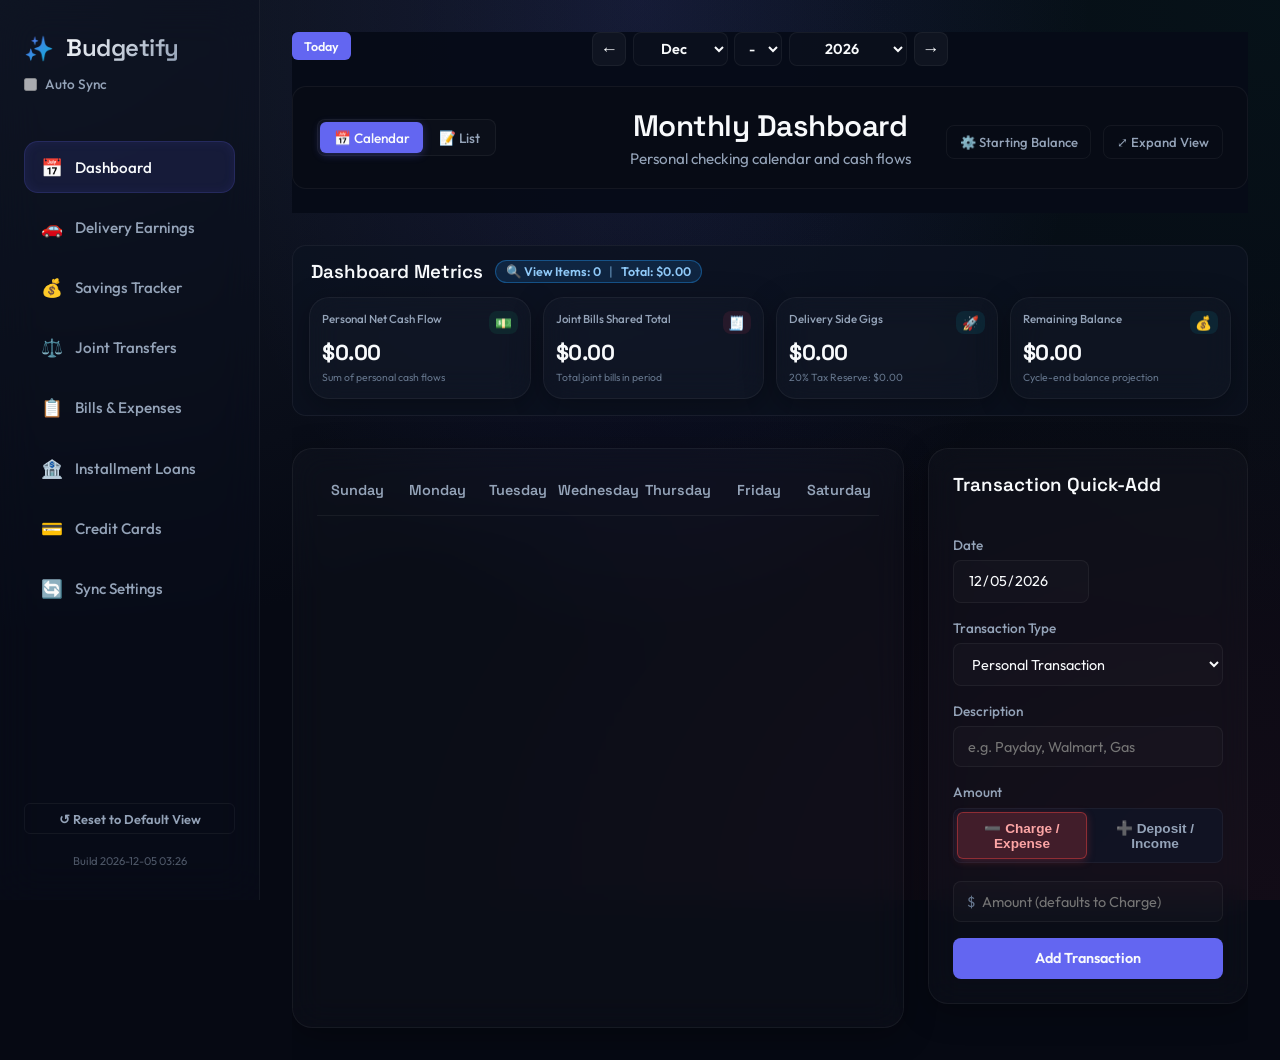
<file: Index.html>
<!DOCTYPE html>
<html lang="en">
<head>
    <meta charset="UTF-8">
    <meta name="viewport" content="width=device-width, initial-scale=1.0, viewport-fit=cover">
    <title>Personal Budget & Bills Calendar (2027)</title>
    <link rel="stylesheet" href="index.css">
    <link rel="preconnect" href="https://fonts.googleapis.com">
    <link rel="preconnect" href="https://fonts.gstatic.com" crossorigin>
    <link href="https://fonts.googleapis.com/css2?family=Outfit:wght@300;400;500;600;700&family=Space+Grotesk:wght@400;500;600;700&display=swap" rel="stylesheet">
</head>
<body>
    <div id="app-busy-overlay" class="app-busy-overlay hidden" aria-hidden="true">
        <div class="app-busy-spinner"></div>
    </div>
    <button type="button" class="mobile-nav-toggle" id="btn-mobile-nav-toggle" aria-label="Open navigation menu">
        <span class="icon">☰</span>
    </button>
    <div class="sidebar-backdrop" id="sidebar-backdrop"></div>
    <button type="button" class="scroll-top-btn scroll-top-faded" id="btn-scroll-top" title="Scroll to top" aria-label="Scroll to top">&#8593;</button>
    <div class="app-container">
        <!-- Sidebar Navigation -->
        <aside class="app-sidebar">
            <button type="button" class="sidebar-close-btn" id="btn-mobile-nav-close" aria-label="Close navigation menu">✕</button>
            <div class="sidebar-brand">
                <div class="brand-logo">✨</div>
                <h1>Budgetify</h1>
            </div>
            <label class="sidebar-auto-sync-toggle" for="sidebar-auto-sync-toggle" title="Mirrors the Auto Sync toggle in Sync Settings">
                <input type="checkbox" id="sidebar-auto-sync-toggle">
                <span>Auto Sync</span>
            </label>

            <nav class="sidebar-nav">
                <button class="nav-btn active" data-tab="dashboard" id="btn-tab-dashboard">
                    <span class="icon">📅</span> Dashboard
                </button>
                <button class="nav-btn" data-tab="delivery" id="btn-tab-delivery">
                    <span class="icon">🚗</span> Delivery Earnings
                </button>
                <button class="nav-btn" data-tab="savings" id="btn-tab-savings">
                    <span class="icon">💰</span> Savings Tracker
                </button>
                <button class="nav-btn" data-tab="bills" id="btn-tab-bills">
                    <span class="icon">⚖️</span> Joint Transfers
                </button>
                <button class="nav-btn" data-tab="billtracker" id="btn-tab-billtracker">
                    <span class="icon">📋</span> Bills & Expenses
                </button>
                <button class="nav-btn" data-tab="loans" id="btn-tab-loans">
                    <span class="icon">🏦</span> Installment Loans
                </button>
                <button class="nav-btn" data-tab="creditcards" id="btn-tab-creditcards">
                    <span class="icon">💳</span> Credit Cards
                </button>
                <button class="nav-btn" data-tab="sync" id="btn-tab-sync">
                    <span class="icon">🔄</span> Sync Settings
                </button>
            </nav>

            <div class="sidebar-footer">
                <button type="button" class="action-btn small-btn outline-btn" id="btn-reset-view-settings" style="width:100%;" title="Resets every view/filter/sort/collapsed-panel preference back to its default — does not touch your bills, transactions, or other data">↺ Reset to Default View</button>
                <div id="build-version-marker" style="text-align:center; font-size:0.7rem; color:var(--text-secondary); opacity:0.5; margin-top:0.5rem;"></div>
            </div>
        </aside>

        <!-- Main Content Area -->
        <main class="app-main">
            <!-- Top Dashboard Bar -->
            <div class="main-sticky-dashboard">
                <div id="unified-header-layout" class="unified-header-dashboard">
                    <!-- Left Actions -->
                    <div id="header-left-actions" style="display: flex; align-items: center; gap: 0.4rem;">
                        <button type="button" class="action-btn small-btn solid-btn" id="btn-header-today" title="Go to Today" style="padding: 0.3rem 0.7rem; font-size: 0.78rem; height: 28px;">Today</button>
                        <button type="button" class="action-btn small-btn solid-btn hidden" id="btn-header-payment" title="Jump to Payment" style="padding: 0.3rem 0.7rem; font-size: 0.78rem; height: 28px;">Payment</button>
                        <button type="button" class="action-btn small-btn solid-btn hidden" id="btn-header-statement" title="Jump to Statement Closing" style="padding: 0.3rem 0.7rem; font-size: 0.78rem; height: 28px;">Statement</button>
                        <button type="button" class="action-btn small-btn solid-btn hidden" id="btn-header-threshold" title="Jump to Below-Threshold Day" style="padding: 0.3rem 0.7rem; font-size: 0.78rem; height: 28px;">Threshold</button>
                    </div>

                    <!-- Date Selectors -->
                    <div id="header-period-nav" class="month-select-wrapper" style="display: flex; align-items: center; gap: 0.4rem; margin-top: 0; flex-shrink: 0;">
                        <button type="button" class="calendar-nav-btn" id="btn-header-prev" title="Previous Month" style="height: 34px; width: 34px; flex-shrink: 0; box-sizing: border-box;">←</button>
                        <select id="month-select" class="custom-select" style="font-weight: 600; text-align: center; width: auto; min-width: 95px; height: 34px; padding: 0 0.4rem; line-height: 34px; box-sizing: border-box; flex-shrink: 0;">
                            <option value="Jan">Jan</option>
                            <option value="Feb">Feb</option>
                            <option value="Mar">Mar</option>
                            <option value="Apr">Apr</option>
                            <option value="May">May</option>
                            <option value="Jun">Jun</option>
                            <option value="Jul">Jul</option>
                            <option value="Aug">Aug</option>
                            <option value="Sep">Sep</option>
                            <option value="Oct">Oct</option>
                            <option value="Nov">Nov</option>
                            <option value="Dec">Dec</option>
                        </select>
                        <div id="month-date-jumper" style="display: flex; align-items: center; flex-shrink: 0;" title="Select Day to scroll directly to date in current month">
                            <select id="month-jumper-day" class="custom-select" style="padding: 0 0.35rem; font-size: 0.85rem; font-weight: 600; text-align: center; height: 34px; min-width: 48px; line-height: 34px; box-sizing: border-box; flex-shrink: 0;" aria-label="Target day for month view scroll">
                                <option value="" selected>-</option>
                            </select>
                        </div>
                        <div id="full-year-date-jumper" class="hidden" style="display: flex; align-items: center; gap: 0.25rem; flex-shrink: 0;" title="Select Month & Day to scroll directly to date in Full Year view">
                            <select id="year-jumper-month" class="custom-select" style="padding: 0 0.35rem; font-size: 0.85rem; font-weight: 600; text-align: center; height: 34px; min-width: 60px; line-height: 34px; box-sizing: border-box; flex-shrink: 0;" aria-label="Target month for full year scroll">
                                <option value="" selected>-</option>
                                <option value="Jan">Jan</option>
                                <option value="Feb">Feb</option>
                                <option value="Mar">Mar</option>
                                <option value="Apr">Apr</option>
                                <option value="May">May</option>
                                <option value="Jun">Jun</option>
                                <option value="Jul">Jul</option>
                                <option value="Aug">Aug</option>
                                <option value="Sep">Sep</option>
                                <option value="Oct">Oct</option>
                                <option value="Nov">Nov</option>
                                <option value="Dec">Dec</option>
                            </select>
                            <select id="year-jumper-day" class="custom-select" style="padding: 0 0.35rem; font-size: 0.85rem; font-weight: 600; text-align: center; height: 34px; min-width: 48px; line-height: 34px; box-sizing: border-box; flex-shrink: 0;" aria-label="Target day for full year scroll">
                                <option value="" selected>-</option>
                            </select>
                        </div>
                        <select id="year-select" class="custom-select" style="font-weight: 600; text-align: center; width: auto; min-width: 82px; height: 34px; padding: 0 0.4rem; line-height: 34px; box-sizing: border-box; flex-shrink: 0;">
                            <option value="2026">2026</option>
                            <option value="2027">2027</option>
                            <option value="2028">2028</option>
                            <option value="2029">2029</option>
                            <option value="2030">2030</option>
                        </select>
                        <button type="button" class="calendar-nav-btn" id="btn-header-next" title="Next Month" style="height: 34px; width: 34px; flex-shrink: 0; box-sizing: border-box;">→</button>
                    </div>

                    <!-- Global Toggles Host -->
                    <div id="global-toggles-host" style="display: flex; align-items: center; gap: 0.75rem;"></div>

                    <!-- Right Actions -->
                    <div id="header-right-actions" style="display: flex; align-items: center;">
                        <button type="button" id="btn-toggle-main-header" class="action-btn small-btn outline-btn collapse-toggle-btn" data-target="main-header-collapsible" data-key="mainHeader" title="Collapse the navigation header to save space" style="padding: 0.25rem 0.6rem; font-size: 0.75rem; height: 24px;">Hide</button>
                    </div>
                </div>
            <div id="main-header-collapsible">
            <header class="app-header">
                <!-- 1. LEFT SIDE: Controls & Selectors -->
                <div class="header-controls" style="display: flex; align-items: center; gap: 0.75rem;">
                    <!-- Segmented Dashboard Toggle -->
                    <div class="segmented-control" id="dashboard-toggle-container">
                        <button class="segment-btn active" data-type="personal" id="btn-dash-personal">Personal</button>
                        <button class="segment-btn" data-type="joint" id="btn-dash-joint">Joint</button>
                    </div>

                    <!-- Segmented View Toggle -->
                    <div class="segmented-control" id="view-toggle-container">
                        <button class="segment-btn active" data-mode="calendar" id="btn-view-calendar">📅 Calendar</button>
                        <button class="segment-btn" data-mode="list" id="btn-view-list">📝 List</button>
                    </div>

                    <!-- Segmented List Scope Toggle (Hidden by default, shown in List View) -->
                    <div class="segmented-control hidden" id="scope-toggle-container">
                        <button class="segment-btn active" data-scope="month" id="btn-scope-month">Month</button>
                        <button class="segment-btn" data-scope="year" id="btn-scope-year">Full Year</button>
                    </div>

                    <!-- Segmented Cycle Filter (Shown in List View) -->
                    <div class="segmented-control hidden" id="cycle-filter-container">
                        <button class="segment-btn active" data-cycle="all" id="btn-cycle-all">All Days</button>
                        <button class="segment-btn" data-cycle="1st" id="btn-cycle-1st">1st - 14th</button>
                        <button class="segment-btn" data-cycle="2nd" id="btn-cycle-2nd">15th - End</button>
                    </div>

                </div>

                <!-- 2. CENTERED: Title & Subtitle -->
                <div class="header-title" style="text-align: center;">
                    <h2 id="current-tab-title">Monthly Dashboard</h2>
                    <p id="current-tab-subtitle">Personal checking calendar and cash flows</p>
                </div>

                <!-- 3. RIGHT SIDE: Action Buttons — stacked into rows so page-specific controls can sit
                     above/below the Expand View button instead of only ever lining up beside it. -->
                <div class="header-right" style="display: flex; flex-direction: column; align-items: flex-end; gap: 0.5rem; margin-left: auto;">
                    <!-- Row 0: sits ABOVE the main row (Bills Splitter's Month/Cycle filter, or Savings'
                         Calendar/List + Month/Full Year toggles — only one is ever visible per tab). -->
                    <div style="display: flex; align-items: center; gap: 0.75rem;">
                        <div class="segmented-control hidden" id="bills-metrics-cycle-toggle">
                            <button type="button" class="segment-btn active" data-bills-metrics-cycle="month">Month</button>
                            <button type="button" class="segment-btn" data-bills-metrics-cycle="1st">1st Cycle</button>
                            <button type="button" class="segment-btn" data-bills-metrics-cycle="15th">15th Cycle</button>
                        </div>
                        <button type="button" class="action-btn small-btn outline-btn hidden" id="btn-bills-today" title="Return to the current month">Today</button>
                        <div class="segmented-control hidden" id="savings-header-view-toggle"><button class="segment-btn active" data-savings-mode="calendar">Calendar</button><button class="segment-btn" data-savings-mode="list">List</button></div>
                        <div class="segmented-control hidden" id="savings-header-scope-toggle"><button class="segment-btn active" data-savings-scope="month">Month</button><button class="segment-btn" data-savings-scope="year">Full Year</button></div>
                    </div>

                    <!-- Row 1: main controls row -->
                    <div style="display: flex; align-items: center; gap: 0.75rem;">
                        <button type="button" class="action-btn outline-btn" id="btn-open-starting-balance" title="Reset a checking account's balance as of a specific date" style="display: inline-flex; align-items: center; gap: 4px; padding: 0.4rem 0.8rem; font-weight: 500; font-size: 0.82rem; height: 34px;">⚙️ Starting Balance</button>
                        <button type="button" class="action-btn outline-btn hidden" id="btn-configure-payroll" title="Configure Payroll Tracker" style="display: inline-flex; align-items: center; gap: 4px; padding: 0.4rem 0.8rem; font-weight: 500; font-size: 0.82rem; height: 34px;">⚙️ Payroll</button>
                        <button type="button" class="action-btn outline-btn" id="btn-toggle-layout-maximize" title="Toggle full-screen view" style="display: inline-flex; align-items: center; gap: 4px; padding: 0.4rem 0.8rem; font-weight: 500; font-size: 0.82rem; height: 34px;">⤢ Expand View</button>
                    </div>

                    <!-- Row 2: Show/Hide-All slot — sits below Expand View for every tab that has one -->
                    <button type="button" class="action-btn outline-btn hidden" id="btn-master-show-hide-all" title="Show or hide all collapsible sections" style="display: inline-flex; align-items: center; gap: 4px; padding: 0.4rem 0.8rem; font-weight: 500; font-size: 0.82rem; height: 34px;">Hide All</button>
                </div>
            </header>
            </div>
            </div>

            <!-- Dashboard Summary Widgets -->
            <section class="dashboard-metrics-section" id="dashboard-metrics-section">
                <div class="dashboard-metrics-section-header" style="display: flex; align-items: center; justify-content: space-between;">
                    <div style="display: flex; align-items: center; gap: 0.75rem;">
                        <h3 style="margin:0;">Dashboard Metrics</h3>
                        <div id="dashboard-filtered-items-pill" class="filtered-items-pill" style="display: inline-flex; align-items: center; gap: 0.5rem; padding: 0.2rem 0.65rem; border-radius: 12px; background: rgba(33, 150, 243, 0.15); border: 1px solid rgba(33, 150, 243, 0.4); font-size: 0.78rem; font-weight: 600; color: #90caf9;">
                            <span>🔍 <span id="filtered-items-label">View Items</span>: <span id="filtered-items-count">0</span></span>
                            <span style="opacity: 0.5;">|</span>
                            <span>Total: <span id="filtered-items-amount">$0.00</span></span>
                        </div>
                    </div>
                    <button type="button" class="action-btn small-btn outline-btn" id="btn-toggle-metrics" title="Expand or collapse all Dashboard metrics">Hide</button>
                </div>
                <div class="summary-cards" id="summary-cards">
                <div class="glass-card summary-card">
                    <div class="card-header">
                        <span>Personal Net Cash Flow</span>
                        <span class="card-icon positive">💵</span>
                    </div>
                    <div class="card-value" id="net-cash-flow">$0.00</div>
                    <div class="card-sub" id="net-cash-flow-sub">Sum of personal cash flows</div>
                </div>
                <div class="glass-card summary-card">
                    <div class="card-header">
                        <span>Joint Bills Shared Total</span>
                        <span class="card-icon negative">🧾</span>
                    </div>
                    <div class="card-value" id="joint-bills-total">$0.00</div>
                    <div class="card-sub" id="joint-bills-sub">Total joint bills in period</div>
                </div>
                <div class="glass-card summary-card">
                    <div class="card-header">
                        <span>Delivery Side Gigs</span>
                        <span class="card-icon info">🚀</span>
                    </div>
                    <div class="card-value" id="gig-earnings-total">$0.00</div>
                    <div class="card-sub" id="gig-earnings-sub">20% Tax Reserve: $0.00</div>
                </div>
                <div class="glass-card summary-card" id="card-remaining-balance">
                    <div class="card-header">
                        <span id="remaining-balance-title">Remaining Balance</span>
                        <span class="card-icon info" id="remaining-balance-icon">💰</span>
                    </div>
                    <div class="card-value" id="remaining-balance-val">$0.00</div>
                    <div class="card-sub" id="remaining-balance-sub">Cycle-end balance projection</div>
                </div>
                </div>
            </section>


            <!-- Tab View Contents -->
            <section class="tab-view-container">

                <!-- 1. DASHBOARD VIEW (Calendar & List) -->
                <div id="view-dashboard" class="tab-view active">
                    <!-- Calendar View Wrapper -->
                    <div class="view-grid" id="dashboard-calendar-view">
                        <div class="calendar-card glass-card">
                            <div class="calendar-header-grid" style="margin-top: 0.5rem;">
                                <div>Sunday</div>
                                <div>Monday</div>
                                <div>Tuesday</div>
                                <div>Wednesday</div>
                                <div>Thursday</div>
                                <div>Friday</div>
                                <div>Saturday</div>
                            </div>
                            <div class="calendar-days-grid" id="calendar-days">
                                <!-- Calendar days injected via javascript -->
                            </div>
                        </div>

                        <div class="sidebar-details-card glass-card">
                            <div style="display: flex; justify-content: space-between; align-items: center; margin-bottom: 1rem;">
                                <h3 id="quick-add-title" style="margin: 0;">Transaction Quick-Add</h3>
                            </div>
                            <form id="quick-add-form" class="detail-form">
                                <div class="form-group">
                                    <label for="trans-date">Date</label>
                                    <div style="position: relative; display: flex; align-items: center;">
                                        <input type="date" id="trans-date" required class="custom-input">
                                    </div>
                                </div>
                                <div class="form-group hidden" id="joint-type-group">
                                    <label for="joint-trans-type">Transaction Type</label>
                                    <select id="joint-trans-type" class="custom-select">
                                        <option value="expense">Expense / Bill</option>
                                        <option value="contribution">Joint Contribution</option>
                                        <option value="withdrawal">Joint Withdrawal</option>
                                    </select>
                                </div>
                                <div class="form-group" id="personal-type-group">
                                    <label for="personal-trans-type">Transaction Type</label>
                                    <select id="personal-trans-type" class="custom-select">
                                        <option value="transaction">Personal Transaction</option>
                                        <option value="savings-transfer">Savings Transfer</option>
                                        <option value="joint-transfer">Joint Transfer</option>
                                    </select>
                                </div>
                                <div class="form-group hidden" id="personal-joint-transfer-group">
                                    <label for="personal-joint-direction">Transfer Direction</label>
                                    <select id="personal-joint-direction" class="custom-select">
                                        <option value="deposit">Deposit into Joint</option>
                                        <option value="withdrawal">Withdrawal from Joint</option>
                                    </select>
                                </div>
                                <!-- Deposit-only: a deposit is the direction that can drain personal checking; a
                                     withdrawal only adds to it, so there's no floor to protect there. -->
                                <div class="form-group hidden" id="personal-joint-split-group" style="display:flex; align-items:center; gap:0.4rem;">
                                    <input type="checkbox" id="personal-joint-split-protect" style="cursor:pointer;">
                                    <label for="personal-joint-split-protect" style="margin:0; cursor:pointer; font-size:0.85rem;">Split across days this cycle to keep checking at/above the minimum buffer</label>
                                </div>
                                <div class="form-group">
                                    <label for="trans-desc">Description</label>
                                    <input type="text" id="trans-desc" placeholder="e.g. Payday, Walmart, Gas" required class="custom-input" list="checking-description-suggestions" autocomplete="off">
                                </div>

                                <div id="form-amount-row">
                                    <div class="form-group" id="single-amount-group">
                                        <label for="trans-amount" id="trans-amount-label">Amount</label>
                                        <div class="direction-toggle-group" id="trans-direction-group">
                                            <button type="button" class="direction-btn active-charge" data-direction="charge" id="btn-dir-charge">➖ Charge / Expense</button>
                                            <button type="button" class="direction-btn" data-direction="deposit" id="btn-dir-deposit">➕ Deposit / Income</button>
                                        </div>
                                        <input type="hidden" id="trans-direction" value="charge">
                                        <div class="input-prefix-wrapper">
                                            <span class="input-prefix">$</span>
                                            <input type="number" autocomplete="off" autocorrect="off" autocapitalize="off" spellcheck="false" step="0.01" id="trans-amount" placeholder="Amount (defaults to Charge)" required class="custom-input">
                                        </div>
                                        <small id="trans-amount-hint" class="hidden">Negative moves money from Personal into Savings; positive moves money from Savings into Personal.</small>
                                    </div>
                                    <div class="hidden" id="joint-contribution-group">
                                        <div class="form-row">
                                            <div class="form-group"><label for="contribution-direction">Contribution Type</label><select id="contribution-direction" class="custom-select"><option value="deposit">Deposit into Joint</option><option value="withdrawal">Withdrawal from Joint</option></select></div>
                                            <div class="form-group hidden" id="contribution-recipient-group"><label for="contribution-recipient">Withdrawal To</label><select id="contribution-recipient" class="custom-select"><option value="jason">Jason</option><option value="asia">Asia</option></select></div>
                                        </div>
                                        <div class="form-row" id="contribution-deposit-fields">
                                            <div class="form-group"><label for="trans-jason-amount">Jason Amount</label><div class="input-prefix-wrapper"><span class="input-prefix">$</span><input type="number" autocomplete="off" autocorrect="off" autocapitalize="off" spellcheck="false" min="0" step="0.01" id="trans-jason-amount" placeholder="Jason's deposit" class="custom-input"></div></div>
                                            <div class="form-group"><label for="trans-asia-amount">Asia Amount</label><div class="input-prefix-wrapper"><span class="input-prefix">$</span><input type="number" autocomplete="off" autocorrect="off" autocapitalize="off" spellcheck="false" min="0" step="0.01" id="trans-asia-amount" placeholder="Asia's deposit" class="custom-input"></div></div>
                                        </div>
                                        <div class="form-group hidden" id="contribution-withdrawal-field"><label for="contribution-withdrawal-amount">Withdrawal Amount</label><div class="input-prefix-wrapper"><span class="input-prefix">$</span><input type="number" autocomplete="off" autocorrect="off" autocapitalize="off" spellcheck="false" min="0" step="0.01" id="contribution-withdrawal-amount" class="custom-input"></div></div>
                                    </div>
                                </div>
                                <button type="submit" class="action-btn solid-btn full-width" id="btn-add-transaction">Add Transaction</button>
                            </form>

                            <hr class="card-divider">

                            <div class="inline-day-highlights hidden">
                                <h3 id="highlights-title">Today's Highlights</h3>
                                <div id="today-highlights-list" class="highlights-list"></div>
                            </div>
                        </div>
                    </div>

                    <!-- List View Wrapper (Hidden by default) -->
                    <div class="glass-card list-view-card hidden" id="dashboard-list-view" style="padding: 2rem;">
                        <!-- Title, quick-add, search, and Reset Filters/Sort all stay pinned to the top
                             of the viewport while scrolling through a long list, so none of them ever
                             requires scrolling back up — same sticky pattern as .main-sticky-dashboard
                             elsewhere in the app. Reset Filters/Sort sits at the BOTTOM of this block,
                             immediately above the table's own header row (where the per-column filter
                             icons it clears actually live), instead of up by the title.
                             NOTE: the table's own column-header row (#list-view-table-container) does
                             NOT also page-scroll-stick below this block — tried it (both as an
                             independently-sticky sibling and merged into one wrapper with this header),
                             and hit a rendering issue in this exact nested layout where the second/outer
                             sticky element silently stopped clamping once real content was involved,
                             despite isolated synthetic tests of the identical CSS working fine. Reverted
                             rather than ship something flaky. The header row still stays visible while
                             scrolling WITHIN the table's own bounded tbody (see that block's comment) —
                             just not while scrolling the outer page past it. -->
                        <div class="list-view-sticky-header">
                            <div class="list-view-header" style="display: flex; justify-content: space-between; align-items: center; margin-bottom: 0.75rem; gap: 1rem; flex-wrap: wrap;">
                                <div>
                                    <h3 id="list-view-title" style="margin-bottom: 0.15rem;">Personal Ledger</h3>
                                    <span id="list-view-starting-balance" class="muted-text" style="font-size: 0.85rem; display: block; margin-top: 0.2rem;"></span>
                                    <span id="list-view-ending-balance" class="muted-text" style="font-size: 0.85rem; display: block; margin-top: 0.1rem;"></span>
                                </div>
                                <div style="display: flex; align-items: center; gap: 0.75rem; flex-wrap: wrap; flex: 1; justify-content: flex-end;">
                                    <input type="search" id="list-view-master-search" class="custom-input" placeholder="🔍 Search description, owner, trip, date, amount..." style="min-width: 220px; max-width: 360px; flex: 1; margin: 0; padding: 0.4rem 0.75rem; font-size: 0.85rem; box-sizing: border-box;">
                                    <div id="list-view-filtered-items-pill" class="filtered-items-pill" style="display: inline-flex; align-items: center; gap: 0.5rem; padding: 0.25rem 0.75rem; border-radius: 12px; background: rgba(33, 150, 243, 0.15); border: 1px solid rgba(33, 150, 243, 0.4); font-size: 0.8rem; font-weight: 600; color: #90caf9; white-space: nowrap;">
                                        <span>🔍 <span id="list-filtered-items-label">View Items</span>: <span id="list-filtered-items-count">0</span></span>
                                        <span style="opacity: 0.5;">|</span>
                                        <span>Total: <span id="list-filtered-items-amount">$0.00</span></span>
                                    </div>
                                    <button type="button" class="action-btn small-btn outline-btn" id="btn-export-listview-csv" title="Export the currently visible rows (respects search/column filters) as a CSV file, openable in Excel">⬇ Export CSV</button>
                                    <button type="button" class="action-btn small-btn outline-btn" id="btn-reset-listview-filters" title="Clear this table's column filters and sort">Reset Filters/Sort</button>
                                    <button type="button" class="action-btn small-btn outline-btn collapse-toggle-btn" data-target="list-view-tools-wrapper" data-key="listViewTools" title="Collapse the transaction tools to save space">Hide</button>
                                </div>
                            </div>
                            <div id="list-view-tools-wrapper">
                                <!-- The real #quick-add-form gets relocated in here (same DOM-move technique as
                                     relocateQuickAddFormIntoModal) whenever this List view is showing, restyled
                                     compact via .quick-add-list-row to sit inline above the table like the
                                     Credit Card Ledger's own add-row. -->
                                <div id="list-view-quick-add-host"></div>
                                <div id="list-view-summary-host"></div>
                            </div>
                        </div>
                        <div class="table-responsive" id="list-view-table-container">
                            <!-- Injected table -->
                        </div>
                    </div>
                </div>

                <!-- 2. BILLS SPLITTER VIEW -->
                <div id="view-bills" class="tab-view">
                    <div class="bills-sticky-metrics">
                        <div class="table-card-header" style="margin-top:0;">
                            <h3 id="bills-metrics-title">Bill Splitter Metrics</h3>
                            <button type="button" class="action-btn small-btn outline-btn collapse-toggle-btn" data-target="bills-metrics-cards" data-key="metrics">Hide</button>
                        </div>
                        <section class="summary-cards" id="bills-metrics-cards">
                            <div class="glass-card summary-card"><div class="card-header"><span id="bills-expenses-title">Joint Expenses</span><span class="card-icon negative">&#128203;</span></div><div class="card-value negative" id="bills-expenses-total">$0.00</div><div class="card-sub" id="bills-expenses-sub">1st: $0.00 | 15th: $0.00</div></div>
                            <div class="glass-card summary-card"><div class="card-header"><span>Jason Personal Allocations</span><span class="card-icon info">J</span></div><div class="card-value" id="bills-jason-allocations">$0.00</div><div class="card-sub" id="bills-jason-allocations-sub">1st: $0.00 | 15th: $0.00</div></div>
                            <div class="glass-card summary-card"><div class="card-header"><span>Asia Personal Allocations</span><span class="card-icon info">A</span></div><div class="card-value" id="bills-asia-allocations">$0.00</div><div class="card-sub" id="bills-asia-allocations-sub">1st: $0.00 | 15th: $0.00</div></div>
                            <div class="glass-card summary-card"><div class="card-header"><span id="bills-balance-title">Joint Remaining Balance</span><span class="card-icon info">&#128176;</span></div><div class="card-value" id="bills-balance-total">$0.00</div><div class="card-sub" id="bills-balance-sub">End of 1st: $0.00 | End of month: $0.00</div></div>
                        </section>
                    </div>
                    <div class="bills-splitter-layout">
                        <div class="glass-card split-totals-card">
                            <div class="table-card-header" style="margin-bottom: 1.25rem;">
                                <h3 style="margin: 0;">Monthly Joint Transfers</h3>
                                <button type="button" class="action-btn small-btn outline-btn collapse-toggle-btn" data-target="transfer-calc-body" data-key="transfers">Hide</button>
                            </div>
                            <div class="split-columns" id="transfer-calc-body">
                                <div class="split-col jason-split">
                                    <div class="col-name-pill">Jason</div>
                                    <div class="split-amount-highlight" id="jason-transfer">$0.00</div>
                                    <div class="transfer-breakdown-line" id="jason-transfer-breakdown"></div>
                                    <div class="transfer-cycle-breakdown">
                                        <span>Transfer on 1st <strong id="jason-transfer-1st">$0.00</strong><span class="transfer-breakdown-line" id="jason-transfer-1st-breakdown"></span></span>
                                        <span>Transfer on 15th <strong id="jason-transfer-15th">$0.00</strong><span class="transfer-breakdown-line" id="jason-transfer-15th-breakdown"></span></span>
                                    </div>
                                </div>
                                <div class="split-separator">
                                    <span>&harr;</span>
                                    <button type="button" class="action-btn small-btn outline-btn" id="btn-toggle-manual-transfers" title="Toggle Manual Planned Transfers">⚙️ Extra Transfers</button>
                                </div>
                                <div class="split-col asia-split">
                                    <div class="col-name-pill">Asia</div>
                                    <div class="split-amount-highlight" id="asia-transfer">$0.00</div>
                                    <div class="transfer-breakdown-line" id="asia-transfer-breakdown"></div>
                                    <div class="transfer-cycle-breakdown">
                                        <span>Transfer on 1st <strong id="asia-transfer-1st">$0.00</strong><span class="transfer-breakdown-line" id="asia-transfer-1st-breakdown"></span></span>
                                        <span>Transfer on 15th <strong id="asia-transfer-15th">$0.00</strong><span class="transfer-breakdown-line" id="asia-transfer-15th-breakdown"></span></span>
                                    </div>
                                </div>
                            </div>
                        </div>


                        <div class="bills-tables-grid">
                            <!-- Left: Joint Bills -->
                            <div class="glass-card bills-table-card" id="joint-expenses-card">
                                <div class="table-card-header">
                                    <div>
                                        <h3 id="bill-tracker-title">Joint Expenses</h3>
                                        <div class="muted-text" id="joint-expenses-total-line" style="font-size:.8rem;margin-top:.15rem;"></div>
                                    </div>
                                    <div style="display:flex; gap:0.5rem; align-items:center;">
                                        <!-- Restored 2026-08-01: this toggle's click handlers and active-state sync already
                                             existed in app.js (setupEventListeners' #bill-ownership-toggle wiring, renderBillsTab's
                                             own sync) but the markup itself had been removed from this page, silently forcing
                                             state.billTrackerOwnership back to 'joint' on every load (see migrateDatabase) with no
                                             way to view/edit/delete a personal-owned Bill Splitter recurring bill ever again — found
                                             live when a personal "iCloud Storage" bill kept posting every month with no way to reach
                                             it in any tab. -->
                                        <div class="segmented-control" id="bill-ownership-toggle">
                                            <button type="button" class="segment-btn active" data-bill-ownership="joint">Joint</button>
                                            <button type="button" class="segment-btn" data-bill-ownership="personal">Personal</button>
                                        </div>
                                        <div class="segmented-control" id="expense-calendar-view-toggle">
                                            <button type="button" class="segment-btn active" data-expense-view-mode="list">List</button>
                                            <button type="button" class="segment-btn" data-expense-view-mode="calendar">Calendar</button>
                                        </div>
                                        <div class="segmented-control hidden" id="expense-calendar-date-mode-toggle" title="Show subscription-style bills (weekly/biweekly/etc.) on the day they're actually charged, or on the 1st/15th transfer date their budget moves on">
                                            <button type="button" class="segment-btn" data-expense-date-mode="pay">Pay Date</button>
                                            <button type="button" class="segment-btn active" data-expense-date-mode="transfer">Transfer Date</button>
                                        </div>
                                        <button class="action-btn small-btn solid-btn" id="btn-add-joint-bill">+ Add Joint Expense</button>
                                        <button type="button" class="action-btn small-btn outline-btn" id="btn-reset-jointbills-filters" title="Clear this table's column filters and sort">Reset Filters/Sort</button>
                                        <button type="button" class="action-btn small-btn outline-btn collapse-toggle-btn" data-target="joint-expenses-content" data-key="jointBills">Hide</button>
                                    </div>
                                </div>
                                <div id="joint-expenses-content" class="accordion-panel">
                                <!-- Purely illustrative — same underlying monthlyBills data as the list below, just grouped
                                     by due day. The Joint/Personal toggle above switches which set of expenses it shows,
                                     same as it does for the list. Click a day to see what's due; double-click an entry
                                     there to edit it. -->
                                <div id="expense-calendar-view" class="hidden">
                                    <div class="calendar-header-grid"><div>Sunday</div><div>Monday</div><div>Tuesday</div><div>Wednesday</div><div>Thursday</div><div>Friday</div><div>Saturday</div></div>
                                    <div class="calendar-days-grid" id="expense-calendar-days"></div>
                                </div>
                                <div id="expense-list-view">
                                <input type="search" id="joint-bills-master-search" class="custom-input" placeholder="Search account, category, source, amount..." style="margin: 0 1rem 1rem; width: min(320px, calc(100% - 2rem)); box-sizing: border-box;">
                                <div style="display:flex;gap:.5rem;padding:0 1rem 1rem;flex-wrap:wrap;"><select id="bill-category-filter" class="custom-select" style="width:auto;"><option value="all">All Categories</option><option value="bill">Bills</option><option value="expense">Expenses</option><option value="utility">Utilities</option><option value="savings">Savings / Investments</option></select><select id="bill-sort-select" class="custom-select" style="width:auto;"><option value="name">Sort: Name</option><option value="category">Sort: Category</option><option value="cycle">Sort: Cycle</option><option value="budget-desc">Sort: Highest Budget</option><option value="payment-desc">Sort: Highest Payment</option></select></div>
                                <div class="table-responsive">
                                    <table class="data-table">
                                        <thead>
                                            <tr><th data-bill-sort="account" style="cursor:pointer;">Item<span class="col-sort-indicator"></span></th><th data-bill-sort="category" style="cursor:pointer;">Classification / Type<span class="col-sort-indicator"></span></th><th data-bill-sort="source" style="cursor:pointer;">Source<span class="col-sort-indicator"></span></th><th data-bill-sort="cycleAllocation" style="cursor:pointer;">Cycle<span class="col-sort-indicator"></span></th><th data-bill-sort="dueDay" id="bill-date-header" style="cursor:pointer;">Day<span class="col-sort-indicator"></span></th><th data-bill-sort="monthlyTotal" style="cursor:pointer;" title="The bill's full monthly amount, regardless of how it's split across cycles">Monthly Total<span class="col-sort-indicator"></span></th><th data-bill-sort="budgetAmount" style="cursor:pointer;">Transfer Budget<span class="col-sort-indicator"></span></th><th title="This cycle's transfer amount split 50/50 between Jason and Asia (Joint expenses only)">Per Person</th><th data-bill-sort="paymentAmount" style="cursor:pointer;">Actual Payment<span class="col-sort-indicator"></span></th><th data-bill-sort="paymentSource" style="cursor:pointer;">Paid From<span class="col-sort-indicator"></span></th><th data-bill-sort="isRecurring" style="cursor:pointer;">Recurring<span class="col-sort-indicator"></span></th><th>Actions</th>
                                            </tr>
                                        </thead>
                                        <tbody id="joint-bills-body">
                                            <!-- Dynamic rows -->
                                        </tbody>
                                    </table>
                                </div>
                                </div>
                                </div>
                            </div>

                            <!-- Right: Personal Allocations to Joint -->
                            <div class="glass-card bills-table-card" id="personal-allocations-card">
                                <div class="table-card-header">
                                    <div>
                                        <h3>Personal Allocations / Individual Cash</h3>
                                        <div class="muted-text" id="personal-allocations-total-line" style="font-size:.8rem;margin-top:.15rem;"></div>
                                    </div>
                                    <div style="display:flex; gap:0.5rem; align-items:center;">
                                        <button class="action-btn small-btn solid-btn" id="btn-add-allocation">+ Add Allocation</button>
                                        <button type="button" class="action-btn small-btn danger-btn hidden" id="btn-delete-selected-allocations" title="Delete only the checked allocations">Delete Selected</button>
                                        <button type="button" class="action-btn small-btn danger-btn" id="btn-clear-month-allocations" title="Remove every personal allocation shown for the current month">Clear This Month</button>
                                        <button type="button" class="action-btn small-btn danger-btn" id="btn-clear-recurring-allocations" title="Delete every recurring allocation series and all of its generated occurrences, in every month">Clear All Recurring</button>
                                        <button type="button" class="action-btn small-btn outline-btn" id="btn-reset-allocations-filters" title="Clear this table's column filters and sort">Reset Filters/Sort</button>
                                        <button type="button" class="action-btn small-btn outline-btn collapse-toggle-btn" data-target="personal-allocations-content" data-key="personalAllocations">Hide</button>
                                    </div>
                                </div>
                                <div id="personal-allocations-content" class="accordion-panel">
                                <input type="search" id="personal-allocations-master-search" class="custom-input" placeholder="Search name, cycle, amount..." style="margin-bottom: 1rem; width: min(320px, 100%); box-sizing: border-box;">
                                <div class="table-responsive">
                                    <table class="data-table">
                                        <thead>
                                            <tr>
                                                <th style="width:2rem;"><input type="checkbox" id="alloc-select-all" title="Select all shown"></th>
                                                <th data-allocation-sort="name" style="cursor:pointer;">Name</th>
                                                <th data-allocation-sort="cycle" style="cursor:pointer;">Due Cycle</th>
                                                <th data-allocation-sort="jason" style="cursor:pointer;">Jason Amt</th>
                                                <th data-allocation-sort="asia" style="cursor:pointer;">Asia Amt</th>
                                                <th data-allocation-sort="monthlyTotal" style="cursor:pointer;" title="The allocation's full monthly amount, regardless of how it's split across cycles">Monthly Total</th>
                                                <th>Actions</th>
                                            </tr>
                                        </thead>
                                        <tbody id="personal-allocations-body">
                                            <!-- Dynamic rows -->
                                        </tbody>
                                    </table>
                                </div>
                                </div>
                            </div>

                        </div>
                    </div>
                </div>

                <!-- 2.5 BILL TRACKER VIEW -->
                <div id="view-billtracker" class="tab-view">
                    <div class="loans-layout">
                        <!-- Add Bill settings and list -->
                        <div class="loans-forms-grid" style="grid-template-columns: 1fr;">
                            <div class="glass-card loan-card-details">
                                <div class="table-card-header">
                                    <div>
                                        <h3>Bill Settings & Auto-Sync</h3>
                                        <div class="muted-text" id="billtracker-totals-line" style="font-size:.8rem;margin-top:.15rem;"></div>
                                    </div>
                                    <div style="display:flex; gap:0.75rem; align-items:center;">
                                        <div class="segmented-control" id="billtracker-ownership-filter">
                                            <button type="button" class="segment-btn active" data-billtracker-ownership="all">All</button>
                                            <button type="button" class="segment-btn" data-billtracker-ownership="joint">Joint</button>
                                            <button type="button" class="segment-btn" data-billtracker-ownership="personal">Personal</button>
                                        </div>
                                        <div class="segmented-control" id="billtracker-view-toggle">
                                            <button type="button" class="segment-btn active" data-billtracker-mode="cards">Cards</button>
                                            <button type="button" class="segment-btn" data-billtracker-mode="list">List</button>
                                            <button type="button" class="segment-btn" data-billtracker-mode="calendar">Calendar</button>
                                        </div>
                                        <div class="segmented-control hidden" id="billtracker-calendar-date-mode-toggle" title="Show subscription-style bills (weekly/biweekly/etc.) on the day they're actually charged, or on the 1st/15th transfer date their budget moves on">
                                            <button type="button" class="segment-btn active" data-billtracker-date-mode="pay">Pay Date</button>
                                            <button type="button" class="segment-btn" data-billtracker-date-mode="transfer">Transfer Date</button>
                                        </div>
                                        <div class="search-input-wrapper hidden" id="billtracker-card-search-wrapper">
                                            <input type="text" id="billtracker-card-search" class="custom-input" placeholder="Search name, category, source, amount…" style="width:260px;">
                                            <button type="button" class="search-input-clear hidden" id="btn-clear-billtracker-card-search" title="Clear search" aria-label="Clear search">&times;</button>
                                        </div>
                                        <label class="hidden" id="billtracker-sort-label" style="display:flex; align-items:center; gap:0.4rem;">Sort
                                            <select id="billtracker-sort" class="custom-select">
                                                <option value="name">Name</option>
                                                <option value="amount">Amount</option>
                                                <option value="payDate">Pay Date</option>
                                            </select>
                                        </label>
                                        <button type="button" class="action-btn small-btn outline-btn hidden" id="btn-reset-billtracker-filters" title="Clear this table's column filters and sort">Reset Filters/Sort</button>
                                        <button class="action-btn small-btn solid-btn" id="btn-add-bill-tracker-setting">+ Add Bill Setting</button>
                                        <button type="button" class="action-btn small-btn outline-btn collapse-toggle-btn" data-target="billtracker-list-content" data-key="billTrackerList">Hide</button>
                                    </div>
                                </div>
                                <div id="billtracker-list-content" class="accordion-panel">
                                <!-- Purely illustrative — shows which day each tracked bill is due this month, from the
                                     same materialized per-month data the Bill Splitter uses (state.monthlyBills), so it
                                     always matches what's actually scheduled rather than recomputing recurrence rules
                                     a second time. Click a day to see everything due then; double-click an entry there
                                     to open that bill's settings. -->
                                <div id="billtracker-calendar-view" class="hidden">
                                    <div class="calendar-header-grid"><div>Sunday</div><div>Monday</div><div>Tuesday</div><div>Wednesday</div><div>Thursday</div><div>Friday</div><div>Saturday</div></div>
                                    <div class="calendar-days-grid" id="billtracker-calendar-days"></div>
                                </div>
                                <div id="billtracker-cards-view">
                                <div class="loans-overview-grid" id="billtracker-cards-grid">
                                    <!-- Dynamic bill tracker cards -->
                                </div>
                                </div>
                                <div id="billtracker-table-view" class="hidden">
                                <input type="search" id="billtracker-list-master-search" class="custom-input" placeholder="Search name, category, source, amount..." style="margin-bottom: 1rem; width: 100%; box-sizing: border-box;">
                                <div class="table-responsive">
                                    <table class="data-table">
                                        <thead>
                                            <tr>
                                                <th data-bill-tracker-sort="name" style="cursor:pointer;">Bill Name<span class="col-sort-indicator"></span></th>
                                                <th data-bill-tracker-sort="category" style="cursor:pointer;">Classification<span class="col-sort-indicator"></span></th>
                                                <th data-bill-tracker-sort="estimate" style="cursor:pointer;">Estimated Cost<span class="col-sort-indicator"></span></th>
                                                <th data-bill-tracker-sort="paymentDate" style="cursor:pointer;">Payment Date<span class="col-sort-indicator"></span></th>
                                                <th data-bill-tracker-sort="closingDate" style="cursor:pointer;">Statement Date<span class="col-sort-indicator"></span></th>
                                                <th data-bill-tracker-sort="autopay" style="cursor:pointer;">Auto Pay<span class="col-sort-indicator"></span></th>
                                                <th data-bill-tracker-sort="source" style="cursor:pointer;">Payment Source<span class="col-sort-indicator"></span></th>
                                                <th data-bill-tracker-sort="recurring" style="cursor:pointer;">Recurring<span class="col-sort-indicator"></span></th>
                                                <th>Actions</th>
                                            </tr>
                                        </thead>
                                        <tbody id="billtracker-table-body">
                                            <!-- Dynamic bill tracker rows -->
                                        </tbody>
                                    </table>
                                </div>
                                </div>
                                </div>
                            </div>
                            <div class="glass-card bills-table-card" id="seasonal-expenses-card">
                                <div class="table-card-header">
                                    <div>
                                        <h3>Seasonal Expenses</h3>
                                        <div class="muted-text" id="seasonal-expenses-count-line" style="font-size:.8rem;margin-top:.15rem;"></div>
                                    </div>
                                    <div style="display:flex; gap:0.5rem; align-items:center;">
                                        <button class="action-btn small-btn solid-btn" id="btn-add-seasonal">+ Add Seasonal Expense</button>
                                        <button type="button" class="action-btn small-btn outline-btn" id="btn-reset-seasonal-filters" title="Clear this table's column filters and sort">Reset Filters/Sort</button>
                                        <button type="button" class="action-btn small-btn outline-btn collapse-toggle-btn" data-target="seasonal-expenses-content" data-key="seasonal">Hide</button>
                                    </div>
                                </div>
                                <div id="seasonal-expenses-content" class="accordion-panel">
                                <div class="table-responsive">
                                    <table class="data-table">
                                        <thead><tr><th data-seasonal-sort="name" style="cursor:pointer;">Expense</th><th data-seasonal-sort="month" style="cursor:pointer;">Start Date</th><th data-seasonal-sort="amount" style="cursor:pointer;">Total Budget</th><th data-seasonal-sort="cycles" style="cursor:pointer;">Billing Plan</th><th>Frequency</th><th>Charge</th><th>Actions</th></tr></thead>
                                        <tbody id="seasonal-expenses-body"></tbody>
                                    </table>
                                </div>
                                </div>
                            </div>
                        </div>
                    </div>
                </div>

                <!-- 3. DELIVERY EARNINGS VIEW -->
                <div id="view-delivery" class="tab-view">
                    <div class="delivery-layout">
                        <div class="delivery-stats glass-card" style="display:block; padding:1.5rem;">
                            <div class="table-card-header" style="margin-bottom:0;">
                                <h4 style="margin-bottom:0;">Platform Breakdown &amp; Weekly Summary</h4>
                                <button type="button" class="action-btn small-btn outline-btn" id="btn-toggle-platform-breakdown">Hide</button>
                            </div>
                            <div class="delivery-stats-body" id="delivery-stats-body">
                                <div class="stat-box">
                                    <h4>Platform breakdown</h4>
                                    <div class="platform-bars" id="platform-bars">
                                        <!-- Dynamic bars -->
                                    </div>
                                </div>
                                <div class="stat-box-divider"></div>
                                <div class="stat-box">
                                    <h4>Weekly Summary</h4>
                                    <div class="weekly-totals-list" id="weekly-totals-list">
                                        <!-- Dynamic list -->
                                    </div>
                                </div>
                            </div>
                        </div>

                        <div class="glass-card delivery-grid-card">
                            <div class="table-card-header">
                                <div><h3>Delivery Earnings Log</h3><button type="button" class="action-btn small-btn solid-btn" id="btn-bulk-delivery-budget">Set Daily Budgets</button> <button type="button" class="action-btn small-btn danger-btn" id="btn-reset-delivery-week" title="Reset all actuals and budgets for this week">Reset Week</button> <button type="button" class="action-btn small-btn outline-btn" id="btn-off-delivery-week" title="Mark all days in this week as off-days">Mark Week Off</button></div>
                                <div class="table-actions">
                                    <button class="action-btn small-btn outline-btn" id="btn-prev-delivery-week">&lt; Prev Week</button>
                                    <span id="delivery-week-label">Week of Jan 1st</span>
                                    <button class="action-btn small-btn outline-btn" id="btn-next-delivery-week">Next Week &gt;</button>
                                </div>
                            </div>
                            <div class="delivery-col-toggles" id="delivery-col-toggles">
                                <span class="muted-text" style="font-size:0.78rem;">Show columns:</span>
                                <label><input type="checkbox" class="delivery-col-toggle" data-col="cash" checked> Cash</label>
                                <label><input type="checkbox" class="delivery-col-toggle" data-col="doordash" checked> DoorDash</label>
                                <label><input type="checkbox" class="delivery-col-toggle" data-col="grubhub" checked> Grub Hub</label>
                                <label><input type="checkbox" class="delivery-col-toggle" data-col="ubereats" checked> Uber Eats</label>
                            </div>
                            <div class="table-responsive">
                                <table class="data-table delivery-table" id="delivery-table">
                                    <thead>
                                        <tr>
                                            <th>Date</th>
                                            <th>Day</th>
                                            <th class="col-cash"><span class="full-label">Cash ($)</span><span class="abbr-label">C</span></th>
                                            <th class="col-doordash"><span class="full-label">Door Dash ($)</span><span class="abbr-label">DD</span></th>
                                            <th class="col-grubhub"><span class="full-label">Grub Hub ($)</span><span class="abbr-label">GH</span></th>
                                            <th class="col-ubereats"><span class="full-label">Uber Eats ($)</span><span class="abbr-label">UE</span></th>
                                            <th>Daily Total</th>
                                            <th>Budget ($)</th>
                                            <th>Difference ($)</th>
                                            <th>Off-Day Reason</th>
                                        </tr>
                                    </thead>
                                    <tbody id="delivery-log-body">
                                        <!-- Editable daily rows -->
                                    </tbody>
                                </table>
                            </div>
                        </div>
                    </div>

                    <!-- Yearly Weekly Delivery Summary Card -->
                    <div class="glass-card delivery-year-summary-card">
                        <div class="table-card-header">
                            <div>
                                <h3 id="delivery-year-summary-title">Weekly Delivery Summary</h3>
                                <p class="muted-text" id="delivery-year-summary-subtitle">Actual vs. budgeted earnings for the year.</p>
                                <div id="delivery-year-summary-totals-header"></div>
                            </div>
                            <div class="delivery-summary-header-actions" style="display: flex; gap: 0.5rem; align-items: center;">
                                <button type="button" class="action-btn small-btn outline-btn" id="btn-toggle-delivery-summary-details">Show Details</button>
                                <button type="button" class="action-btn small-btn outline-btn" id="btn-toggle-delivery-year">Hide Summary</button>
                            </div>
                        </div>
                        <div id="delivery-year-summary-content">
                            <!-- Injected by JavaScript -->
                        </div>
                    </div>
                </div>

                <!-- 4. SAVINGS TRACKER VIEW -->
                <div id="view-savings" class="tab-view">
                    <div class="bills-sticky-metrics">
                    <div class="table-card-header savings-section-header">
                        <h3>Savings Metrics</h3>
                        <button type="button" class="action-btn small-btn outline-btn" id="btn-toggle-savings-metrics">Hide Metrics</button>
                    </div>
                    <section class="summary-cards savings-summary-cards" id="savings-metrics-panel">
                        <div class="glass-card summary-card">
                            <div class="card-header"><span>Current Savings Balance</span><button type="button" class="savings-settings-btn" id="btn-open-savings-balance" title="Edit starting balance" aria-label="Edit starting balance">⚙️</button></div>
                            <div class="card-value positive" id="savings-current-display">$0.00</div>
                            <div class="card-sub" id="savings-current-sub">Starting balance plus completed activity</div>
                        </div>
                        <div class="glass-card summary-card">
                            <div class="card-header"><span>Projected Period Transfers</span><span class="card-icon info">&harr;</span></div>
                            <div class="card-value" id="savings-period-total">$0.00</div>
                            <div class="card-sub" id="savings-period-total-sub">Future transfers in the selected period</div>
                        </div>
                        <div class="glass-card summary-card">
                            <div class="card-header"><span>Projected End-of-Period Balance</span><span class="card-icon positive">+</span></div>
                            <div class="card-value positive" id="savings-projected-display">$0.00</div>
                            <div class="card-sub" id="savings-projected-sub">Includes transfers and interest through period end</div>
                        </div>
                        <div class="glass-card summary-card">
                            <div class="card-header"><span>End of Year Projection</span><span class="card-icon info">📈</span></div>
                            <div class="card-value positive" id="savings-year-projection-display">$0.00</div>
                            <div class="card-sub" id="savings-year-projection-sub">Estimated savings balance on Dec 31st</div>
                        </div>
                    </section>
                    </div>

                    <div class="table-card-header savings-view-header">
                        <h3 id="savings-ledger-title">Savings Calendar</h3>
                        <button type="button" class="action-btn small-btn outline-btn" id="btn-reset-savingslist-filters" title="Clear this table's column filters and sort">Reset Filters/Sort</button>
                    </div>
                    <input type="search" id="savings-list-master-search" class="custom-input" placeholder="Search description, type, date, amount..." style="margin-bottom: 1rem; width: 100%; box-sizing: border-box;">
                    <div class="view-grid savings-calendar-layout" id="savings-calendar-layout">
                        <div id="savings-calendar-view" class="calendar-card glass-card">
                            <div class="calendar-header-grid"><div>Sunday</div><div>Monday</div><div>Tuesday</div><div>Wednesday</div><div>Thursday</div><div>Friday</div><div>Saturday</div></div>
                            <div class="calendar-days-grid" id="savings-calendar-days"></div>
                        </div>
                        <div class="sidebar-details-card glass-card" id="savings-entry-sidebar">
                            <h3>Add Savings Entry</h3>
                            <form id="savings-transfer-form" class="detail-form">
                                <div class="form-group"><label for="savings-entry-type">Entry Type</label><select id="savings-entry-type" class="custom-select"><option value="transfer">Transfer</option><option value="interest">Monthly Interest</option></select></div>
                                <div class="form-group"><label for="savings-transfer-date">Date</label><input type="date" id="savings-transfer-date" required class="custom-input"></div>
                                <div class="form-group"><label for="savings-transfer-description">Description</label><input type="text" id="savings-transfer-description" required class="custom-input" placeholder="e.g. Emergency fund transfer"></div>
                                <div class="form-group"><label for="savings-transfer-amount" id="savings-entry-amount-label">Savings Amount</label><div class="input-prefix-wrapper"><span class="input-prefix">$</span><input type="number" autocomplete="off" autocorrect="off" autocapitalize="off" spellcheck="false" step="0.01" id="savings-transfer-amount" required class="custom-input" placeholder="Positive in, negative out"></div><small id="savings-entry-hint">Positive adds to Savings and subtracts from Personal. Negative does the reverse.</small></div>
                                <button type="submit" class="action-btn solid-btn full-width" id="btn-add-savings-entry">Add Savings Transfer</button>
                            </form>
                        </div>
                    </div>
                    <div id="savings-list-view" class="glass-card hidden">
                        <div class="table-responsive"><table class="data-table" id="savings-list-table"><thead><tr><th data-savings-list-sort="date" style="cursor:pointer;">Date<span class="col-sort-indicator"></span></th><th data-savings-list-sort="description" style="cursor:pointer;">Description<span class="col-sort-indicator"></span></th><th data-savings-list-sort="kind" style="cursor:pointer;">Type<span class="col-sort-indicator"></span></th><th>Starting Balance</th><th data-savings-list-sort="amount" style="cursor:pointer;">Amount<span class="col-sort-indicator"></span></th><th data-savings-list-sort="runningBalance" style="cursor:pointer;">Running Balance<span class="col-sort-indicator"></span></th><th>Actions</th></tr></thead><tbody id="savings-list-body"></tbody></table></div>
                    </div>

                    <div class="glass-card savings-year-summary-card">
                        <div class="table-card-header">
                            <div><h3 id="savings-year-summary-title">Yearly Savings Summary</h3><p class="muted-text" id="savings-year-summary-caption">Monthly transfers, withdrawals, interest, and end-of-month balances.</p></div>
                            <div class="savings-summary-header-actions"><div class="savings-year-projection"><span>End-of-Year Projection</span><strong id="savings-year-projection">$0.00</strong></div><button type="button" class="action-btn small-btn outline-btn" id="btn-toggle-savings-year">Hide Details</button></div>
                        </div>
                        <div id="savings-year-summary-content"><div class="table-responsive"><table class="data-table"><thead><tr><th>Month</th><th>Transfers In</th><th>Withdrawals</th><th>Interest</th><th>Net Activity</th><th>End Balance</th></tr></thead><tbody id="savings-year-summary-body"></tbody><tfoot id="savings-year-summary-foot"></tfoot></table></div></div>
                    </div>
                </div>
                <!-- 5. INSTALLMENT LOANS VIEW -->
                <div id="view-loans" class="tab-view">
                    <div class="loans-layout" id="loans-overview-layout">
                        <div class="loans-forms-grid debt-summary-host">
                            <div class="glass-card loan-card-details">
                                <div class="table-card-header debt-summary-header">
                                    <div class="debt-summary-controls debt-summary-controls-left">
                                        <label>Sort <select id="loan-summary-sort" class="custom-select debt-summary-sort"><option value="name">Account name</option><option value="balance-desc">Balance: high to low</option><option value="balance-asc">Balance: low to high</option></select></label>
                                        <label class="checkbox-label"><input type="checkbox" id="loan-summary-hide-zero"> Hide $0 balances</label>
                                    </div>
                                    <h3 class="debt-summary-title">Installment Loan Summary</h3>
                                    <div class="debt-summary-actions">
                                        <button class="action-btn small-btn solid-btn" id="btn-add-loan">+ Add Installment Loan</button>
                                        <button type="button" class="action-btn small-btn outline-btn" id="btn-reset-loansummary-filters" title="Clear this table's column filters">Reset Filters</button>
                                        <button type="button" class="action-btn small-btn outline-btn" id="btn-toggle-loan-summary" aria-expanded="false">Show</button>
                                    </div>
                                </div>
                                <div class="table-responsive hidden" id="loan-summary-content">
                                    <table class="data-table debt-summary-table">
                                        <thead>
                                            <tr>
                                                <th data-debt-summary-sort="name" style="cursor:pointer;">Account<span class="col-sort-indicator"></span></th>
                                                <th data-debt-summary-sort="startingBalance" style="cursor:pointer;">Starting Balance<span class="col-sort-indicator"></span></th>
                                                <th data-debt-summary-sort="currentBalance" style="cursor:pointer;">Current Balance<span class="col-sort-indicator"></span></th>
                                                <th data-debt-summary-sort="paidToDate" style="cursor:pointer;">Paid To Date<span class="col-sort-indicator"></span></th>
                                                <th>Progress</th>
                                                <th>Payoff Date</th>
                                                <th class="debt-actions-heading">Actions</th>
                                            </tr>
                                        </thead>
                                        <tbody id="loans-table-body">
                                            <!-- Dynamic loans -->
                                        </tbody>
                                    </table>
                                </div>
                            </div>
                        </div>

                        <div class="loans-overview-grid" id="loans-overview-grid">
                            <!-- Loan widgets injected here -->
                        </div>
                    </div>
                </div>

                <!-- 6. CREDIT CARDS VIEW -->
                <div id="view-creditcards" class="tab-view">
                    <div class="loans-layout" id="creditcards-overview-layout">
                        <div class="loans-forms-grid debt-summary-host">
                            <div class="glass-card loan-card-details">
                                <div class="table-card-header debt-summary-header">
                                    <div class="debt-summary-controls debt-summary-controls-left">
                                        <label>Sort <select id="credit-summary-sort" class="custom-select debt-summary-sort"><option value="name">Account name</option><option value="balance-desc">Balance: high to low</option><option value="balance-asc">Balance: low to high</option></select></label>
                                        <label class="checkbox-label"><input type="checkbox" id="credit-summary-hide-zero"> Hide $0 balances</label>
                                    </div>
                                    <h3 class="debt-summary-title">Credit Card Summary</h3>
                                    <div class="debt-summary-actions">
                                        <button class="action-btn small-btn solid-btn" id="btn-add-creditcard">+ Add Credit Card</button>
                                        <button type="button" class="action-btn small-btn outline-btn" id="btn-reset-creditsummary-filters" title="Clear this table's column filters">Reset Filters</button>
                                        <button type="button" class="action-btn small-btn outline-btn" id="btn-toggle-credit-summary" aria-expanded="false">Show</button>
                                    </div>
                                </div>
                                <div class="table-responsive hidden" id="credit-summary-content">
                                    <table class="data-table debt-summary-table">
                                        <thead>
                                            <tr>
                                                <th data-debt-summary-sort="name" style="cursor:pointer;">Account<span class="col-sort-indicator"></span></th>
                                                <th data-debt-summary-sort="startingBalance" style="cursor:pointer;">Starting Balance<span class="col-sort-indicator"></span></th>
                                                <th data-debt-summary-sort="currentBalance" style="cursor:pointer;">Current Balance<span class="col-sort-indicator"></span></th>
                                                <th data-debt-summary-sort="paidToDate" style="cursor:pointer;">Paid To Date<span class="col-sort-indicator"></span></th>
                                                <th>Used</th>
                                                <th>Payoff Date</th>
                                                <th class="debt-actions-heading">Actions</th>
                                            </tr>
                                        </thead>
                                        <tbody id="creditcards-table-body">
                                            <!-- Dynamic credit cards -->
                                        </tbody>
                                    </table>
                                </div>
                            </div>
                        </div>

                        <div class="loans-overview-grid" id="creditcards-overview-grid">
                            <!-- Card widgets injected here -->
                        </div>
                    </div>
                    <!-- Credit Card Sub-Dashboard Layout -->
                    <div class="cc-dashboard-layout hidden" id="cc-dashboard-layout" style="display: flex; flex-direction: column; gap: 1.5rem;">
                        <div class="cc-sticky-dashboard" id="cc-sticky-dashboard">
                        <div class="glass-card cc-dashboard-toolbar" id="cc-dashboard-toolbar" style="padding: 1rem 1.5rem; display: flex; justify-content: space-between; align-items: center; flex-wrap: wrap; gap: 1rem;">
                            <div class="cc-toolbar-left" style="display: flex; align-items: center; gap: 1rem;">
                                <button class="action-btn outline-btn" id="btn-cc-back" style="padding: 0.4rem 1rem;">← Back to Credit Cards</button>
                                <h3 id="cc-dashboard-title" class="hidden" aria-hidden="true">Card Dashboard</h3>
                            </div>

                            <div class="cc-toolbar-account-slot" id="cc-toolbar-account-slot">
                                <div class="cc-account-nav hidden" id="cc-account-nav">
                                    <button type="button" class="action-btn small-btn outline-btn" id="btn-cc-account-prev" aria-label="Previous account"></button>
                                    <select class="custom-select cc-account-nav-select" id="cc-account-nav-select" aria-label="Jump to account"></select>
                                    <button type="button" class="action-btn small-btn outline-btn" id="btn-cc-account-next" aria-label="Next account"></button>
                                </div>
                            </div>

                            <div class="cc-toolbar-actions" style="display: flex; align-items: center; gap: 0.75rem; flex-wrap: wrap;">
                                <button type="button" class="action-btn small-btn outline-btn" id="btn-cc-toggle-all" title="Expand or collapse card metrics, the payoff planner, and payment plans">Hide All</button>
                                <!-- CC Calendar/List Toggle -->
                                <div class="segmented-control" id="cc-view-toggle">
                                    <button class="segment-btn active" data-mode="calendar" id="btn-cc-view-calendar">📅 Calendar</button>
                                    <button class="segment-btn" data-mode="list" id="btn-cc-view-list">📝 List</button>
                                </div>

                                <!-- CC Month/Year Scope (Hidden by default, shown in list view) -->
                                <div class="segmented-control hidden" id="cc-scope-toggle">
                                    <button class="segment-btn active" data-scope="month" id="btn-cc-scope-month">Month</button>
                                    <button class="segment-btn" data-scope="year" id="btn-cc-scope-year">Year</button>
                                </div>
                            </div>
                        </div>

                        <section class="cc-dashboard-section" id="cc-metrics-section">
                            <div class="cc-dashboard-section-header">
                                <h3>Card Metrics</h3>
                                <button type="button" class="action-btn small-btn outline-btn" id="btn-cc-metrics-toggle">Hide</button>
                            </div>
                            <div class="cc-dashboard-section-body" id="cc-metrics-body">
                                <div class="card-payoff-summary" id="card-payoff-widgets">
                                    <div class="glass-card payoff-metric"><span id="debt-metric-utilization-label">Credit Utilization</span><strong id="payoff-utilization">0%</strong></div>
                                    <div class="glass-card payoff-metric"><span id="debt-metric-apr-label">APR</span><strong id="payoff-apr">0%</strong></div>
                                    <div class="glass-card payoff-metric"><span id="debt-metric-payment-label">Minimum Payment</span><strong id="payoff-minimum">$0.00</strong></div>
                                    <div class="glass-card payoff-metric"><span id="debt-metric-available-label">Available Credit</span><strong id="payoff-available">$0.00</strong></div>
                                </div>
                            </div>
                        </section>
                        </div>

                        <!-- Shared payoff planner host: shown in both calendar and ledger views. -->
                        <div id="cc-payoff-planner-host"></div>

                        <div class="glass-card payoff-planner hidden">
                                <div><strong>Payoff Planner</strong><div class="muted-text">Calculate a monthly payment and optionally schedule future payments.</div></div>
                                <label>Pay off by <input type="date" id="payoff-target-date" class="custom-input"></label>
                                <label>Pay from <select id="payoff-source" class="custom-select"><option value="personal">Personal Checking</option><option value="joint">Joint Checking</option></select></label>
                                <button type="button" id="btn-calculate-payoff" class="action-btn outline-btn">Calculate</button>
                                <div id="payoff-suggestion" class="payoff-suggestion">Choose a target date.</div>
                                <button type="button" id="btn-apply-payoff-plan" class="action-btn solid-btn" disabled>Schedule Future Payments</button>
                            </div>

                        <section class="cc-dashboard-section" id="card-payment-plans-summary">
                            <div class="cc-dashboard-section-header">
                                <div class="cc-dashboard-section-heading">
                                    <h3>Active Payment Plans</h3>
                                    <span class="cc-dashboard-header-stats" id="cc-plans-header-stats">No active plans for this month</span>
                                </div>
                                <button type="button" class="action-btn small-btn outline-btn" id="btn-cc-plans-toggle">Show</button>
                            </div>
                            <div class="cc-dashboard-section-body hidden" id="card-payment-plans-summary-list"></div>
                        </section>

                        <!-- Calendar View Container for CC -->
                        <div class="view-grid" id="cc-calendar-view-container">
                            <div class="calendar-card glass-card">
                                <div class="calendar-header-grid" style="margin-top: 0.5rem;">
                                    <div>Sunday</div>
                                    <div>Monday</div>
                                    <div>Tuesday</div>
                                    <div>Wednesday</div>
                                    <div>Thursday</div>
                                    <div>Friday</div>
                                    <div>Saturday</div>
                                </div>
                                <div class="calendar-days-grid" id="cc-calendar-days">
                                    <!-- Dynamic credit card days -->
                                </div>
                            </div>

                            <div class="sidebar-details-card glass-card">
                                <h3 id="cc-quick-add-title">Quick-Add Charge</h3>
                                <form id="cc-quick-add-form" class="detail-form">
                                    <div class="form-group">
                                        <label for="cc-trans-date">Date</label>
                                        <input type="date" id="cc-trans-date" required class="custom-input">
                                    </div>
                                    <div class="form-group">
                                        <label for="cc-trans-merchant">Merchant</label>
                                        <input type="text" id="cc-trans-merchant" autocomplete="off" placeholder="e.g. Amazon, Costco, Shell" class="custom-input">
                                    </div>
                                    <div class="form-group">
                                        <label for="cc-trans-desc">Description</label>
                                        <input type="text" id="cc-trans-desc" autocomplete="off" placeholder="e.g. Groceries, Gas fill-up" required class="custom-input">
                                    </div>
                                    <div class="form-group">
                                        <label for="cc-trans-kind">Transaction Type</label>
                                        <select id="cc-trans-kind" class="custom-select">
                                            <option value="charge">Charge</option>
                                            <option value="payment">Payment</option>
                                            <option value="credit">Credit / Reversal</option>
                                        </select>
                                    </div>
                                    <div class="form-group">
                                        <label for="cc-trans-amount">Amount</label>
                                        <div class="input-prefix-wrapper">
                                            <span class="input-prefix">$</span>
                                            <input type="number" autocomplete="off" autocorrect="off" autocapitalize="off" spellcheck="false" step="0.01" min="0.01" id="cc-trans-amount" placeholder="Amount (positive)" required class="custom-input">
                                        </div>
                                    </div>
                                    <div class="form-row">
                                        <div class="form-group">
                                            <label for="cc-trans-owner">Ownership</label>
                                            <select id="cc-trans-owner" class="custom-select">
                                                <option value="personal">Personal</option>
                                                <option value="joint">Joint</option>
                                            </select>
                                        </div>
                                        <div class="form-group">
                                            <label for="cc-trans-trip">Trip</label>
                                            <input type="text" id="cc-trans-trip" class="custom-input" placeholder="Optional trip name">
                                        </div>
                                    </div>
                                    <div class="form-row" id="cc-recurring-options" style="align-items: center; gap: 0.75rem;">
                                        <div style="display: flex; align-items: center; gap: 0.5rem;">
                                            <input type="checkbox" id="cc-trans-recurring" style="cursor:pointer;">
                                            <label for="cc-trans-recurring" style="font-size:0.85rem; margin:0; cursor:pointer; white-space:nowrap;">Recurring charge?</label>
                                        </div>
                                        <div class="form-group hidden" id="cc-recurring-day-group" style="margin:0; flex:1;">
                                            <label for="cc-trans-recurring-day" style="font-size:0.75rem;">Charge day each month</label>
                                            <input type="number" autocomplete="off" autocorrect="off" autocapitalize="off" spellcheck="false" min="1" max="31" id="cc-trans-recurring-day" class="custom-input" style="padding:0.3rem 0.5rem; font-size:0.8rem;" placeholder="e.g. 15">
                                        </div>
                                    </div>
                                    <button type="submit" class="action-btn solid-btn full-width">Add Charge</button>
                                </form>

                                <hr class="card-divider">

                                <div class="inline-day-highlights hidden">
                                    <h3>Day Highlights</h3>
                                    <div id="cc-today-highlights-list" class="highlights-list"></div>
                                </div>
                            </div>
                        </div>

                        <!-- List View Container for CC -->
                        <div class="glass-card list-view-card hidden" id="cc-list-view-container" style="padding: 2rem;">
                            <!-- Title is moved to list-view-sticky-header below -->

                            <!-- Collapsible Pay-off Estimator Panel -->
                            <!-- contain:layout isolates this accordion so its wide SVG chart cannot
                                 push siblings or parent containers off-screen when expanded. -->
                            <div class="glass-card cc-payoff-estimator-card" style="margin-bottom: 2rem; border: 1px solid var(--glass-border); border-radius: var(--radius-md); overflow: hidden; width: 100%; box-sizing: border-box; min-width: 0;">
                                <div class="cc-payoff-header" id="cc-payoff-toggle" style="display: flex; justify-content: space-between; align-items: center; gap: 1rem; cursor: pointer; padding: 1.25rem; background: rgba(255,255,255,0.01); transition: background var(--transition-fast);">
                                    <h4 style="display: flex; align-items: center; gap: 0.75rem; margin: 0; font-size: 1.1rem; color: var(--text-primary); flex: 1; flex-wrap: wrap;">
                                        <span id="cc-payoff-title">Card Payoff Planner & Line Graph</span>
                                        <span id="cc-payoff-header-stats" class="cc-dashboard-header-stats">Calculating payoff summary...</span>
                                    </h4>
                                    <button type="button" class="action-btn small-btn outline-btn" id="btn-cc-payoff-toggle">Show</button>
                                </div>
                                <div class="cc-payoff-body hidden" id="cc-payoff-content" style="padding: 1.5rem; border-top: 1px solid var(--glass-border); background: rgba(0,0,0,0.15); display: none; width: 100%; box-sizing: border-box; overflow: hidden; min-width: 0;">

                                    <!-- Checkbox to toggle future scheduling vs current scheduled additions -->
                                    <div style="display: flex; align-items: center; gap: 0.5rem; margin-bottom: 1.25rem;">
                                        <input type="checkbox" id="cc-payoff-future-schedule-chk" style="accent-color: var(--color-primary); cursor: pointer; width: 16px; height: 16px;">
                                        <label for="cc-payoff-future-schedule-chk" style="font-size: 0.9rem; font-weight: 600; color: var(--text-primary); cursor: pointer; user-select: none;">Schedule future payments</label>
                                    </div>

                                    <!-- Future Payment Dates & Timeframe (Shown only if checkbox is checked) -->
                                    <div id="cc-payoff-future-fields-container" style="display: none; grid-template-columns: repeat(auto-fit, minmax(200px, 1fr)); gap: 1.5rem; margin-bottom: 1.5rem; align-items: flex-end;">
                                        <!-- Start Pay Date -->
                                        <div class="form-group" style="margin: 0;">
                                            <label for="cc-payoff-start-date" style="font-size: 0.8rem; margin-bottom: 0.5rem; display: block; color: var(--text-secondary); font-weight: 500;">Future Payment Start Date</label>
                                            <input type="date" id="cc-payoff-start-date" class="custom-input" style="width: 100%;">
                                        </div>
                                        <!-- Timeframe -->
                                        <div class="form-group" style="margin: 0;">
                                            <label for="cc-payoff-timeframe" style="font-size: 0.8rem; margin-bottom: 0.5rem; display: block; color: var(--text-secondary); font-weight: 500;">Payoff Timeframe</label>
                                            <select id="cc-payoff-timeframe" class="custom-select" style="width: 100%;">
                                                <option value="" selected disabled>Select timeframe...</option>
                                                <option value="3">3 Months</option>
                                                <option value="6">6 Months</option>
                                                <option value="12">12 Months</option>
                                                <option value="custom">Custom Timeframe...</option>
                                            </select>
                                        </div>
                                        <!-- Custom timeframe inputs (hidden unless custom selected) -->
                                        <div class="cc-payoff-custom-fields" id="cc-payoff-custom-fields" style="display: none; gap: 1rem; align-items: flex-end;">
                                            <div class="form-group" style="margin: 0; flex: 1;">
                                                <label for="cc-payoff-custom-val" style="font-size: 0.8rem; margin-bottom: 0.5rem; display: block; color: var(--text-secondary); font-weight: 500;">Duration</label>
                                                <input type="number" id="cc-payoff-custom-val" min="1" max="120" value="9" class="custom-input" style="width: 100%;">
                                            </div>
                                            <div class="form-group" style="margin: 0; flex: 1;">
                                                <label for="cc-payoff-custom-unit" style="font-size: 0.8rem; margin-bottom: 0.5rem; display: block; color: var(--text-secondary); font-weight: 500;">Unit</label>
                                                <select id="cc-payoff-custom-unit" class="custom-select" style="width: 100%;">
                                                    <option value="months" selected>Months</option>
                                                    <option value="years">Years</option>
                                                </select>
                                            </div>
                                        </div>
                                    </div>

                                    <!-- Unified Payment Controls -->
                                    <div class="cc-payoff-sliders-row" style="display: flex; flex-direction: column; gap: 1.25rem; margin-bottom: 1.5rem; background: rgba(255,255,255,0.02); padding: 1.25rem; border-radius: var(--radius-md); border: 1px solid var(--glass-border); width: 100%; box-sizing: border-box; min-width: 0;">
                                        <!-- Slider input -->
                                        <div class="form-group" style="margin: 0;">
                                            <div style="display: flex; justify-content: space-between; align-items: center; margin-bottom: 0.5rem;">
                                                <label for="cc-payoff-slider" style="font-size: 0.85rem; color: var(--text-secondary); font-weight: 500;">Adjust Payment Amount</label>
                                                <span id="cc-payoff-slider-val-label" style="font-weight: 600; color: var(--color-primary); font-size: 0.9rem;">$0</span>
                                            </div>
                                            <input type="range" id="cc-payoff-slider" min="0" max="2000" step="10" value="0" style="width: 100%; max-width: 100%; box-sizing: border-box; accent-color: var(--color-primary); height: 6px; cursor: pointer;">
                                        </div>

                                        <!-- Manual Amount input and Commit Button -->
                                        <div class="form-group" style="margin: 0;">
                                            <label for="cc-payoff-manual-amount" style="font-size: 0.85rem; margin-bottom: 0.5rem; display: flex; justify-content: space-between; color: var(--text-secondary); font-weight: 500;">
                                                <span id="cc-payoff-amount-label">Monthly Additional Payment</span>
                                                <span id="cc-payoff-suggested-label" style="font-size: 0.75rem; color: var(--color-primary);">Suggested: --</span>
                                            </label>
                                            <div style="display: flex; gap: 0.75rem; align-items: center;">
                                                <span style="color: var(--text-secondary); font-weight: 600;">$</span>
                                                <input type="number" id="cc-payoff-manual-amount" step="1" min="0" placeholder="0" class="custom-input" style="width: 100%;">
                                                <button type="button" id="btn-cc-payoff-commit" class="action-btn solid-btn" style="white-space: nowrap; padding: 0.5rem 1rem; font-size: 0.85rem;">Commit Extra to Scheduled</button>
                                            </div>
                                        </div>
                                    </div>

                                    <!-- Dynamic Graph Container (Line Graph SVG) with scroll support -->
                                    <div id="cc-payoff-chart" class="cc-payoff-chart-wrapper" style="margin-top: 1.5rem; min-height: 280px; padding: 1.5rem; background: rgba(10,15,30,0.4); border-radius: var(--radius-md); border: 1px solid var(--glass-border); position: relative; overflow: hidden; box-sizing: border-box; width: 100%; min-width: 0; contain: layout style;">
                                        <div id="cc-payoff-chart-scroll-container" style="width: 100%; max-width: 100%; overflow-x: auto; overflow-y: hidden; scrollbar-width: thin; scrollbar-color: rgba(255,255,255,0.2) transparent; box-sizing: border-box;">
                                            <div id="cc-payoff-chart-svg-container" style="min-width: 100%; height: 220px;">
                                                <!-- SVG line graph injected here -->
                                            </div>
                                        </div>
                                    </div>
                                </div>
                            </div>

                            <div class="list-view-sticky-header">
                                <div class="list-view-header" style="display: flex; justify-content: space-between; align-items: center; margin-bottom: 1.5rem; gap: 1rem; flex-wrap: wrap;">
                                    <div style="display: flex; align-items: center; gap: 1rem;">
                                        <h3 id="cc-list-view-title" style="margin: 0;">Card Transaction Ledger</h3>
                                        <button type="button" class="action-btn small-btn outline-btn collapse-toggle-btn" data-target="cc-list-tools-wrapper" data-key="ccListTools" title="Collapse the transaction tools to save space">Hide</button>
                                    </div>
                                    <div id="cc-filter-summary" class="muted-text"></div>
                                </div>
                                <div id="cc-list-tools-wrapper">
                                    <div id="cc-list-tools-host">
                                        <form id="cc-list-add-form" class="cc-list-tools">
                                            <div style="position: relative; flex: 0 0 150px; min-width: 150px; max-width: 150px; display: flex; align-items: center;">
                                                <input type="date" id="cc-list-add-date" required class="custom-input" aria-label="Transaction date">
                                            </div>
                                            <input type="text" id="cc-list-add-merchant" autocomplete="off" class="custom-input" placeholder="Merchant" aria-label="Merchant">
                                            <input type="text" id="cc-list-add-desc" autocomplete="off" required class="custom-input" placeholder="Description" aria-label="Description">
                                            <input type="number" autocomplete="off" autocorrect="off" autocapitalize="off" spellcheck="false" step="0.01" min="0.01" id="cc-list-add-amount" required class="custom-input" placeholder="Amount" aria-label="Transaction amount">
                                            <select id="cc-list-add-kind" class="custom-select" aria-label="Transaction type">
                                                <option value="charge">Charge</option>
                                                <option value="payment">Payment</option>
                                                <option value="credit">Credit / Reversal</option>
                                            </select>
                                            <select id="cc-list-add-owner" class="custom-select" aria-label="Transaction owner">
                                                <option value="personal">Personal</option>
                                                <option value="joint">Joint</option>
                                            </select>
                                            <input type="text" id="cc-list-add-trip" class="custom-input" placeholder="Trip (optional)" aria-label="Trip name">
                                            <button type="submit" class="action-btn solid-btn">Add Charge</button>
                                        </form>
                                    </div>

                                    <div class="cc-list-tools cc-filter-tools">
                                        <button type="button" class="action-btn small-btn solid-btn hidden" id="btn-add-loan-payment" title="Post an additional payment to this loan">+ Extra Loan Payment</button>
                                        <input type="search" id="cc-list-filter-text" class="custom-input" placeholder="Search merchant, description, owner, trip, date, amount...">
                                        <select id="cc-list-filter-merchant" class="custom-select" aria-label="Filter by merchant">
                                            <option value="all">All merchants</option>
                                        </select>
                                        <select id="cc-list-filter-owner" class="custom-select">
                                            <option value="all">All ownership</option>
                                            <option value="personal">Personal</option>
                                            <option value="joint">Joint</option>
                                        </select>
                                        <select id="cc-list-filter-trip" class="custom-select" aria-label="Filter by trip">
                                            <option value="all">All trips</option>
                                        </select>
                                        <button type="button" id="btn-clear-cc-filters" class="action-btn outline-btn">Clear Filters</button>
                                    </div>
                                </div>
                            </div>

                            <div class="table-responsive" id="cc-list-view-table-container">
                                <!-- Card transactions table -->
                            </div>
                        </div>
                    </div>
                </div>

                <!-- 5. SYNC SETTINGS VIEW -->
                <div id="view-sync" class="tab-view">
                    <div class="sync-layout glass-card">
                        <div style="display:flex; align-items:center; justify-content:space-between;">
                            <h3 style="margin:0;">Google Drive Synchronization</h3>
                            <button type="button" class="action-btn small-btn outline-btn collapse-toggle-btn" data-target="sync-settings-intro-body" data-key="syncSettingsIntro" title="Collapse or expand the Web App URL setup">Hide</button>
                        </div>
                        <div id="sync-settings-intro-body">
                            <p class="muted-text">Paste in the Web App URL from your deployed Apps Script (the <code>/exec</code> link). The whole app syncs as one JSON file in your Google Drive &mdash; there's nothing else to configure per section.</p>

                            <form id="sync-settings-form" class="sync-form">
                                <div class="form-group">
                                    <label for="sync-webapp-url">Apps Script Web App URL</label>
                                    <input type="text" id="sync-webapp-url" placeholder="https://script.google.com/macros/s/AKfycb.../exec" class="custom-input" autocomplete="off" autocorrect="off" autocapitalize="off" spellcheck="false">
                                </div>

                                <div class="button-row">
                                    <button type="button" class="action-btn outline-btn" id="btn-test-connection">Test Connection</button>
                                    <button type="submit" class="action-btn solid-btn">Save Web App URL</button>
                                </div>
                            </form>
                        </div>

                        <div class="sync-layout glass-card" style="margin-top:1.5rem; padding:1.5rem;">
                            <h4 style="margin-bottom:0.5rem;">Danger Zone</h4>
                            <p class="muted-text" style="margin-bottom:1rem;">Wipes all local app data (everything in this browser/device) and reloads to a blank slate. Does NOT touch the Google Drive file. Use this before importing a JSON backup if you want to start clean &mdash; make sure you have that backup file first, this cannot be undone.</p>
                            <button type="button" class="action-btn danger-btn" id="btn-clear-local-data">Clear All Local Data</button>
                        </div>

                        <div class="sync-logs-box" style="margin-top:1.5rem;">
                            <h4>Local Sync Engine Output Log</h4>
                            <div class="logs-container" id="logs-container">
                                <div class="log-entry system">[SYSTEM]: Sync engine ready. Enter a Web App URL above and test the connection.</div>
                            </div>
                        </div>

                        <div class="sync-layout glass-card" style="margin-top:1.5rem; padding:1.5rem;">
                            <h4 style="margin-bottom:1rem;">Backup &amp; Restore</h4>
                            <div class="button-row">
                                <button type="button" class="action-btn solid-btn" id="btn-export-data">Backup JSON</button>
                                <button type="button" class="action-btn outline-btn" id="btn-trigger-import">Import JSON</button>
                                <input type="file" id="import-file-input" accept=".json" style="display: none;">
                            </div>
                        </div>

                        <div class="sync-layout glass-card" style="margin-top:1.5rem; padding:1.5rem;">
                            <h4 style="margin-bottom:1rem;">Manual Sync</h4>
                            <div class="button-row">
                                <button type="button" class="action-btn solid-btn" id="btn-sync-all">Push to Google Drive</button>
                                <button type="button" class="action-btn outline-btn" id="btn-pull-all">Pull from Google Drive</button>
                            </div>
                        </div>

                        <div class="sync-layout glass-card" style="margin-top:1.5rem; padding:1.5rem;">
                            <h4 style="margin-bottom:0.5rem;">Data Maintenance</h4>
                            <p class="muted-text" style="margin-bottom:1rem;">Recurring bill edits only ever apply forward from whichever month you were viewing when you made them &mdash; a bill backdated to an earlier start month never automatically backfills into already-existing past months on its own. Run this once to catch every recurring bill up across every month you already have, matching what a fresh Clear Local Data + Pull from Google Drive would produce.</p>
                            <div class="button-row">
                                <button type="button" class="action-btn outline-btn" id="btn-resync-recurring-bills">Resync All Recurring Bills</button>
                            </div>
                        </div>

                        <div class="sync-layout glass-card" style="margin-top:1.5rem; padding:1.5rem;">
                            <h4 style="margin-bottom:0.5rem;">Data Integrity &amp; Protection Audit</h4>
                            <p class="muted-text" style="margin-bottom:1rem;">Runs the full consistency/protection audit across your data — previously accessible via the "🛡️ Audit System" button in the header on every tab, moved here since it's a maintenance/diagnostic tool, not something needed on every screen.</p>
                            <div class="button-row">
                                <button type="button" class="action-btn outline-btn" id="btn-run-integrity-audit" onclick="showIntegrityAuditModal()" style="border-color: rgba(76, 175, 80, 0.5); color: #81c784;">🛡️ Run Audit System</button>
                            </div>
                        </div>
                    </div>
                </div>

            </section>
        </main>
    </div>

    <!-- MODAL DIALOGS -->

    <!-- Bulk Delivery Budget Modal -->
    <dialog id="delivery-budget-dialog" class="glass-modal">
        <form method="dialog" id="delivery-budget-form">
            <h3>Bulk Adjust Delivery Log</h3>
            <div class="form-row">
                <div class="form-group">
                    <label for="delivery-budget-start">Start Date</label>
                    <input type="date" id="delivery-budget-start" class="custom-input" required>
                </div>
                <div class="form-group">
                    <label for="delivery-budget-end">End Date</label>
                    <input type="date" id="delivery-budget-end" class="custom-input" required>
                </div>
            </div>
            <div class="form-row">
                <div class="form-group">
                    <label for="delivery-bulk-action">Action to Perform</label>
                    <select id="delivery-bulk-action" class="custom-select">
                        <option value="set-budget">Set Daily Budgets</option>
                        <option value="mark-off">Mark as Days Off</option>
                        <option value="reset">Reset Budgets &amp; Days Off</option>
                    </select>
                </div>
                <div class="form-group" id="delivery-bulk-amount-group">
                    <label for="delivery-budget-amount">Daily Budget Goal</label>
                    <div class="input-prefix-wrapper">
                        <span class="input-prefix">$</span>
                        <input type="number" autocomplete="off" autocorrect="off" autocapitalize="off" spellcheck="false" min="0" step="0.01" id="delivery-budget-amount" class="custom-input" value="0">
                    </div>
                </div>
                <div class="form-group" id="delivery-bulk-reason-group" style="display:none;">
                    <label for="delivery-budget-reason">Off-Day Reason</label>
                    <input type="text" id="delivery-budget-reason" class="custom-input" value="Off-Day">
                </div>
            </div>
            <div class="form-group">
                <label>Apply to Days</label>
                <div class="weekday-budget-grid">
                    <label><input type="checkbox" name="delivery-budget-day" value="1" checked> Monday</label>
                    <label><input type="checkbox" name="delivery-budget-day" value="2" checked> Tuesday</label>
                    <label><input type="checkbox" name="delivery-budget-day" value="3" checked> Wednesday</label>
                    <label><input type="checkbox" name="delivery-budget-day" value="4" checked> Thursday</label>
                    <label><input type="checkbox" name="delivery-budget-day" value="5" checked> Friday</label>
                    <label><input type="checkbox" name="delivery-budget-day" value="6" checked> Saturday</label>
                    <label><input type="checkbox" name="delivery-budget-day" value="0" checked> Sunday</label>
                </div>
            </div>
            <p class="muted-text">Adjust budgets, mark off-days, or clear weekly details for the selected days in range.</p>
            <div class="modal-buttons">
                <button type="button" class="action-btn outline-btn" id="btn-cancel-delivery-budget">Cancel</button>
                <button type="submit" class="action-btn solid-btn">Apply Action</button>
            </div>
        </form>
    </dialog>

    <!-- Mobile Gig Earnings Entry Modal -->
    <dialog id="gig-entry-dialog" class="glass-modal gig-entry-dialog">
        <form method="dialog" id="gig-entry-form">
            <h3 id="gig-entry-title">Edit Earnings</h3>
            <p class="muted-text" id="gig-entry-subtitle"></p>
            <div class="form-group gig-entry-no-earn-group">
                <label><input type="checkbox" id="gig-entry-no-earn"> No earnings today (mark as $0.00)</label>
            </div>
            <div id="gig-entry-active-section">
                <div class="gig-entry-total-row">
                    <span>Total</span>
                    <strong id="gig-entry-total-display">$0.00</strong>
                </div>
                <!-- Each delivery/trip gets its own row here — timestamped so a specific one is easy to
                     find and edit later (e.g. "the $32 GrubHub trip from around 6pm"), rather than one
                     lump number you'd have to recompute a formula against to change. -->
                <div id="gig-entry-list" class="gig-entry-list"></div>
                <div class="gig-entry-add-row">
                    <input type="text" id="gig-entry-new-amount" class="custom-input gig-entry-input gig-entry-amount-field" inputmode="decimal" autocomplete="off" autocorrect="off" autocapitalize="off" spellcheck="false" placeholder="$0.00">
                    <input type="time" id="gig-entry-new-time" class="custom-input">
                    <button type="button" class="action-btn small-btn solid-btn" id="btn-add-gig-entry">+ Add</button>
                </div>
            </div>
            <div class="modal-buttons">
                <button type="submit" class="action-btn solid-btn" id="btn-save-gig-entry">Done</button>
            </div>
        </form>
    </dialog>

    <!-- Gig Platform Picker (mobile Delivery Earnings log): tapping a day's row opens this first,
         choosing a platform then opens gig-entry-dialog above for that specific platform/day. -->
    <dialog id="gig-platform-picker-dialog" class="glass-modal gig-platform-picker-dialog">
        <h3 id="gig-platform-picker-title">Log Earnings</h3>
        <p class="muted-text" id="gig-platform-picker-subtitle"></p>
        <div class="gig-platform-picker-options">
            <button type="button" class="action-btn solid-btn gig-platform-picker-btn" data-key="cash" data-label="Cash">Cash</button>
            <button type="button" class="action-btn solid-btn gig-platform-picker-btn" data-key="sideGigs" data-label="Door Dash">Door Dash</button>
            <button type="button" class="action-btn solid-btn gig-platform-picker-btn" data-key="grubHub" data-label="Grub Hub">Grub Hub</button>
            <button type="button" class="action-btn solid-btn gig-platform-picker-btn" data-key="uberEats" data-label="Uber Eats">Uber Eats</button>
        </div>
        <div class="modal-buttons">
            <button type="button" class="action-btn outline-btn" id="btn-cancel-gig-platform-picker">Cancel</button>
        </div>
    </dialog>

    <!-- Manual Planned Transfer Modal -->
    <dialog id="manual-transfer-dialog" class="glass-modal">
        <form method="dialog" id="manual-transfer-form">
            <h3>Add Manual Planned Transfer</h3>
            <div class="form-row"><div class="form-group"><label for="manual-transfer-date">Planned Transfer Date</label><input type="date" id="manual-transfer-date" class="custom-input" required></div><div class="form-group"><label for="manual-transfer-person">Transferred By</label><select id="manual-transfer-person" class="custom-select"><option value="jason">Jason</option><option value="asia">Asia</option></select></div></div>
            <div class="form-group"><label for="manual-transfer-description">Description</label><input type="text" id="manual-transfer-description" class="custom-input" placeholder="e.g. Extra paycheck contribution" required></div>
            <div class="form-group"><label for="manual-transfer-amount">Amount</label><div class="input-prefix-wrapper"><span class="input-prefix">$</span><input type="number" autocomplete="off" autocorrect="off" autocapitalize="off" spellcheck="false" min="0.01" step="0.01" id="manual-transfer-amount" class="custom-input" required></div></div>
            <div class="modal-buttons"><button type="button" class="action-btn outline-btn" id="btn-cancel-manual-transfer">Cancel</button><button type="submit" class="action-btn solid-btn">Add Planned Transfer</button></div>
        </form>
    </dialog>

    <!-- Manual Planned Transfers List Dialog -->
    <dialog id="manual-transfers-list-dialog" class="glass-modal" style="max-width: 800px; width: 90%;">
        <div class="modal-header" style="display: flex; justify-content: space-between; align-items: center; margin-bottom: 1.5rem;">
            <h3 style="margin: 0; font-family: var(--font-heading); font-size: 1.25rem; color: #a5b4fc;">Manual Planned Transfers</h3>
            <button type="button" class="close-btn" id="btn-close-manual-transfers-list" style="background: none; border: none; color: var(--text-muted); font-size: 1.5rem; cursor: pointer; line-height: 1;">&times;</button>
        </div>
        <p class="muted-text" style="margin-top: -1rem; margin-bottom: 1.5rem;">Extra contributions are assigned to the 1st or 15th cycle based on the planned date.</p>
        <div style="display: flex; justify-content: flex-end; margin-bottom: 1rem;">
            <button class="action-btn small-btn solid-btn" id="btn-add-manual-transfer">+ Add Transfer</button>
        </div>
        <div class="table-responsive">
            <table class="data-table">
                <thead>
                    <tr>
                        <th>Date</th>
                        <th>Person</th>
                        <th>Description</th>
                        <th>Cycle</th>
                        <th>Amount</th>
                        <th>Actions</th>
                    </tr>
                </thead>
                <tbody id="manual-transfers-body">
                    <!-- Dynamically populated -->
                </tbody>
            </table>
        </div>
    </dialog>

    <!-- Joint Bill Modal -->
    <dialog id="joint-bill-dialog" class="glass-modal">
        <form method="dialog" id="joint-bill-form">
            <h3 id="bill-modal-title">Add Bill Splitter Item</h3>
            <div id="mortgage-bill-warning" class="hidden" style="background: rgba(239, 68, 68, 0.15); border: 1px solid rgba(239, 68, 68, 0.3); padding: 0.75rem; border-radius: 6px; margin-bottom: 1rem; font-size: 0.9rem; color: #fca5a5;">
                This mortgage bill is automatically synchronized from your payoff targets. To change its details (including the escrow, P&I, and extra payment amount), please open the <a href="#" id="link-to-mortgage-settings" style="color: #a5b4fc; text-decoration: underline; font-weight: 600;">Mortgage Settings</a>.
            </div>
            <div id="billtracker-bill-warning" class="hidden" style="background: rgba(99, 102, 241, 0.15); border: 1px solid rgba(99, 102, 241, 0.3); padding: 0.75rem; border-radius: 6px; margin-bottom: 1rem; font-size: 0.9rem; color: #c7d2fe;">
                This bill is automatically synchronized from your Bill Tracker. To change its details (including the classification, payment date, and source), please open the <a href="#" id="link-to-bill-tracker-settings" style="color: #a5b4fc; text-decoration: underline; font-weight: 600;">Bill Settings</a>.
            </div>
            <div id="card-payment-bill-warning" class="hidden" style="background: rgba(6, 182, 212, 0.15); border: 1px solid rgba(6, 182, 212, 0.3); padding: 0.75rem; border-radius: 6px; margin-bottom: 1rem; font-size: 0.9rem; color: #a5f3fc;">
                <span id="card-payment-bill-warning-text">This entry is synchronized from a credit card payment. To change or delete it, edit the payment itself in</span> <a href="#" id="link-to-card-payment" style="color: #a5b4fc; text-decoration: underline; font-weight: 600;">Credit Cards</a>.
            </div>
            <input type="hidden" id="bill-edit-id">
            <input type="hidden" id="bill-edit-cycle">
            <div class="form-group"><label for="bill-name">Name</label><input type="text" id="bill-name" required class="custom-input" placeholder="e.g. Mortgage, Groceries, Cat Food"></div>
            <div class="form-row">
                <div class="form-group"><label for="bill-category">Classification</label><select id="bill-category" class="custom-select"><option value="bill">Bill</option><option value="expense">Expense</option><option value="utility">Utility</option><option value="savings">Savings / Investments</option></select></div><div class="form-group"><label for="bill-entry-type">Posting Type</label><select id="bill-entry-type" class="custom-select"><option value="actual">Actual ledger charge</option><option value="calculation">Transfer calculation only</option></select></div>
                <div class="form-group hidden"><label for="bill-ownership">Expense Ownership</label><select id="bill-ownership" class="custom-select"><option value="joint" selected>Joint Expense</option></select></div>
                <div class="form-group"><label for="bill-cycle">Transfer Cycle</label><select id="bill-cycle" class="custom-select"><option value="1st">1st of Month</option><option value="15th">15th of Month</option><option value="both">Split Between 1st &amp; 15th</option></select></div>
            </div>
            <div class="form-row">
                <div class="form-group" id="bill-due-day-group"><label for="bill-due-day">Charge Day of Month</label><input type="number" autocomplete="off" autocorrect="off" autocapitalize="off" spellcheck="false" min="1" max="31" id="bill-due-day" required class="custom-input" value="1"></div>
                <div class="form-group" id="bill-payment-source-group"><label for="bill-payment-source">Payment Source</label><select id="bill-payment-source" class="custom-select"><option value="jointChecking">Joint Checking Account</option><option value="personalChecking">Personal Checking Account</option><optgroup label="Credit Cards" id="bill-source-cc-optgroup"></optgroup></select></div>
                <div class="form-group"><label>&nbsp;</label><label class="checkbox-label"><input type="checkbox" id="bill-recurring"> Recurring monthly charge</label></div>
            </div>
            <div class="form-row hidden" id="bill-recurrence-dates-group">
                <div class="form-group"><label for="bill-recurring-start">Start Date</label><input type="date" id="bill-recurring-start" class="custom-input"><small class="muted-text">The first day this item should appear.</small></div>
                <div class="form-group"><label for="bill-recurring-end">End Date</label><input type="date" id="bill-recurring-end" class="custom-input"><small class="muted-text">Optional. Last day this item appears in the ledger; leave blank to continue indefinitely.</small></div>
            </div>
            <div class="form-row">
                <div class="form-group"><label for="bill-budget-frequency">Budget Method</label><select id="bill-budget-frequency" class="custom-select"><option value="charge">Budget When Charged</option><option value="monthly">Spread Evenly Each Month</option></select></div><div class="form-group"><label for="bill-charge-frequency">Subscription Frequency</label><select id="bill-charge-frequency" class="custom-select"><option value="monthly">Monthly</option><option value="weekly">Weekly</option><option value="biweekly">Every 2 Weeks</option><option value="fourweekly">Every 4 Weeks</option><option value="quarterly">Every 3 Months</option><option value="annual">Annually</option></select></div>
                <div class="form-group hidden" id="bill-frequency-start-group"><label for="bill-frequency-start">Subscription Start Date</label><input type="date" id="bill-frequency-start" class="custom-input"><small class="muted-text">Anchors weekly, bi-weekly, quarterly, and annual schedules.</small></div><div class="form-group hidden" id="bill-weekly-day-group"><label for="bill-weekly-day">Legacy Weekly Day</label><select id="bill-weekly-day" class="custom-select"><option value="6">Saturday</option><option value="0">Sunday</option><option value="1">Monday</option><option value="2">Tuesday</option><option value="3">Wednesday</option><option value="4">Thursday</option><option value="5">Friday</option></select></div>
                <div class="form-group"><label for="bill-amount-field" id="bill-budget-amount-label">Transfer Amount</label><div class="input-prefix-wrapper"><span class="input-prefix">$</span><input type="number" autocomplete="off" autocorrect="off" autocapitalize="off" spellcheck="false" step="0.01" min="0" id="bill-amount-field" required class="custom-input"></div><small id="bill-budget-preview" class="muted-text"></small></div>
                <div class="form-group"><label>&nbsp;</label><label class="checkbox-label"><input type="checkbox" id="bill-same-payment" checked> Actual payment is the same</label></div>
                <div class="form-group hidden" id="bill-payment-amount-group"><label for="bill-payment-amount" id="bill-payment-amount-label">Actual Payment Amount</label><div class="input-prefix-wrapper"><span class="input-prefix">$</span><input type="number" autocomplete="off" autocorrect="off" autocapitalize="off" spellcheck="false" step="0.01" min="0" id="bill-payment-amount" class="custom-input"></div></div>
            </div>
            <p class="muted-text" id="bill-routing-help">Actual bills post to the selected account calendar. Transfer-only items affect the split calculation but do not post to a ledger.</p>
            <div class="modal-buttons"><button type="button" class="action-btn outline-btn" id="btn-cancel-bill">Cancel</button><button type="submit" class="action-btn solid-btn" id="btn-save-bill">Save Item</button></div>
        </form>
    </dialog>


    <!-- Allocation Modal -->
    <dialog id="allocation-dialog" class="glass-modal">
        <form method="dialog" id="allocation-form">
            <h3 id="allocation-modal-title">Add Personal Allocation</h3>
            <input type="hidden" id="alloc-edit-id">
            <input type="hidden" id="alloc-edit-cycle">
            <div class="form-group">
                <label for="alloc-name">Allocation Name</label>
                <input type="text" id="alloc-name" required class="custom-input">
            </div>
            <div class="form-group">
                <label for="alloc-cycle">Due Cycle</label>
                <select id="alloc-cycle" class="custom-select">
                    <option value="1st">1st of Month</option>
                    <option value="15th">15th of Month</option>
                    <option value="both">Split Between 1st &amp; 15th</option>
                </select>
            </div>
            <p class="muted-text" id="alloc-frequency-preview"></p>
            <div class="form-row">
                <div class="form-group">
                    <label class="checkbox-label"><input type="checkbox" id="alloc-jason-enabled"> Jason</label>
                    <div class="form-row hidden" id="alloc-jason-group">
                        <div class="form-group"><label for="alloc-jason-increase" style="font-size:.75rem;">Increase Transfer</label><div class="input-prefix-wrapper"><span class="input-prefix">$</span><input type="number" autocomplete="off" autocorrect="off" autocapitalize="off" spellcheck="false" step="0.01" min="0" id="alloc-jason-increase" class="custom-input" placeholder="0.00"></div></div>
                        <div class="form-group"><label for="alloc-jason-reduce" style="font-size:.75rem;">Reduce Transfer</label><div class="input-prefix-wrapper"><span class="input-prefix">$</span><input type="number" autocomplete="off" autocorrect="off" autocapitalize="off" spellcheck="false" step="0.01" min="0" id="alloc-jason-reduce" class="custom-input" placeholder="0.00"></div></div>
                    </div>
                </div>
                <div class="form-group">
                    <label class="checkbox-label"><input type="checkbox" id="alloc-asia-enabled"> Asia</label>
                    <div class="form-row hidden" id="alloc-asia-group">
                        <div class="form-group"><label for="alloc-asia-increase" style="font-size:.75rem;">Increase Transfer</label><div class="input-prefix-wrapper"><span class="input-prefix">$</span><input type="number" autocomplete="off" autocorrect="off" autocapitalize="off" spellcheck="false" step="0.01" min="0" id="alloc-asia-increase" class="custom-input" placeholder="0.00"></div></div>
                        <div class="form-group"><label for="alloc-asia-reduce" style="font-size:.75rem;">Reduce Transfer</label><div class="input-prefix-wrapper"><span class="input-prefix">$</span><input type="number" autocomplete="off" autocorrect="off" autocapitalize="off" spellcheck="false" step="0.01" min="0" id="alloc-asia-reduce" class="custom-input" placeholder="0.00"></div></div>
                    </div>
                </div>
            </div>
            <div class="form-group">
                <label class="checkbox-label"><input type="checkbox" id="alloc-offset-enabled"> Add an offset in the following cycle</label>
                <small class="muted-text">Auto-fills below from the amounts above &mdash; an increase here becomes a reduction next cycle, and vice versa. Edit if you need different numbers.</small>
            </div>
            <div class="form-row hidden" id="alloc-offset-fields">
                <div class="form-group"><label for="alloc-offset-jason-increase" style="font-size:.75rem;">Following Cycle &mdash; Jason Increase</label><div class="input-prefix-wrapper"><span class="input-prefix">$</span><input type="number" autocomplete="off" autocorrect="off" autocapitalize="off" spellcheck="false" step="0.01" min="0" id="alloc-offset-jason-increase" class="custom-input" placeholder="0.00"></div></div>
                <div class="form-group"><label for="alloc-offset-jason-reduce" style="font-size:.75rem;">Following Cycle &mdash; Jason Reduce</label><div class="input-prefix-wrapper"><span class="input-prefix">$</span><input type="number" autocomplete="off" autocorrect="off" autocapitalize="off" spellcheck="false" step="0.01" min="0" id="alloc-offset-jason-reduce" class="custom-input" placeholder="0.00"></div></div>
                <div class="form-group"><label for="alloc-offset-asia-increase" style="font-size:.75rem;">Following Cycle &mdash; Asia Increase</label><div class="input-prefix-wrapper"><span class="input-prefix">$</span><input type="number" autocomplete="off" autocorrect="off" autocapitalize="off" spellcheck="false" step="0.01" min="0" id="alloc-offset-asia-increase" class="custom-input" placeholder="0.00"></div></div>
                <div class="form-group"><label for="alloc-offset-asia-reduce" style="font-size:.75rem;">Following Cycle &mdash; Asia Reduce</label><div class="input-prefix-wrapper"><span class="input-prefix">$</span><input type="number" autocomplete="off" autocorrect="off" autocapitalize="off" spellcheck="false" step="0.01" min="0" id="alloc-offset-asia-reduce" class="custom-input" placeholder="0.00"></div></div>
            </div>
            <div class="form-group">
                <label class="checkbox-label"><input type="checkbox" id="alloc-recurring"> Recurring charge</label>
                <small class="muted-text">Unchecked = one-time allocation for this bill cycle only.</small>
            </div>
            <div class="hidden" id="alloc-recurrence-dates-group">
                <div class="form-row">
                    <div class="form-group">
                        <label for="alloc-frequency">Frequency</label>
                        <select id="alloc-frequency" class="custom-select">
                            <option value="monthly">Monthly</option>
                            <option value="weekly">Weekly</option>
                            <option value="yearly">Yearly</option>
                        </select>
                    </div>
                    <div class="form-group"><label for="alloc-start-date">Start Date</label><input type="date" id="alloc-start-date" class="custom-input"><small class="muted-text">First day this allocation appears; can be in a future month.</small></div>
                    <div class="form-group"><label for="alloc-end-date">End Date</label><input type="date" id="alloc-end-date" class="custom-input" data-anchor-from="alloc-start-date"><small class="muted-text">Optional. Last day this allocation appears.</small></div>
                </div>
            </div>
            <div class="modal-buttons">
                <button type="button" class="action-btn outline-btn" id="btn-cancel-alloc">Cancel</button>
                <button type="submit" class="action-btn solid-btn">Save Allocation</button>
            </div>
        </form>
    </dialog>

    <!-- Seasonal Expense Modal -->
    <dialog id="seasonal-dialog" class="glass-modal">
        <form method="dialog" id="seasonal-form">
            <h3 id="seasonal-modal-title">Add Seasonal Expense</h3><input type="hidden" id="seasonal-edit-id">
            <div class="form-group"><label for="seasonal-name">Expense Name</label><input type="text" id="seasonal-name" required class="custom-input" placeholder="e.g. State Fair, Thanksgiving, Christmas"></div>
            <div class="form-row">
                <div class="form-group"><label for="seasonal-amount">Total Budget</label><div class="input-prefix-wrapper"><span class="input-prefix">$</span><input type="number" autocomplete="off" autocorrect="off" autocapitalize="off" spellcheck="false" min="0" step="0.01" id="seasonal-amount" required class="custom-input"></div></div>
                <div class="form-group"><label for="seasonal-cycles">Total Number of Billing Cycles</label><input type="number" autocomplete="off" autocorrect="off" autocapitalize="off" spellcheck="false" min="1" max="48" id="seasonal-cycles" required class="custom-input" value="4"><small class="muted-text">The total is divided evenly across this many 1st/15th cycles.</small></div>
            </div>
            <div class="form-row">
                <div class="form-group"><label for="seasonal-start-date">Start Date</label><input type="date" id="seasonal-start-date" required class="custom-input"><small class="muted-text">Required — first charge date, and the anchor a recurring expense repeats from every year.</small></div>
                <div class="form-group"><label for="seasonal-end-date">End Date</label><div style="display:flex; gap:0.4rem; align-items:center;"><input type="date" id="seasonal-end-date" class="custom-input" style="flex:1;"><button type="button" class="action-btn small-btn outline-btn" id="btn-clear-seasonal-end-date" title="Clear end date">Clear</button></div><small class="muted-text">Optional. Only truncates THIS year's billing cycles early if some remain — a recurring expense still repeats every year afterward.</small></div>
            </div>
            <div class="form-group" style="display: flex; align-items: center; gap: 0.5rem;">
                <input type="checkbox" id="seasonal-recurring" style="cursor: pointer;">
                <label for="seasonal-recurring" style="margin: 0; cursor: pointer;">Repeats every year (based on Start Date)</label>
            </div>
            <div class="form-row" id="seasonal-frequency-group">
                <div class="form-group"><label for="seasonal-frequency">Frequency</label><select id="seasonal-frequency" class="custom-select"><option value="yearly">Yearly</option><option value="quarterly">Quarterly</option><option value="monthly">Monthly</option></select><small class="muted-text">How often the whole expense (and its billing cycles) repeats, starting from Start Date.</small></div>
            </div>
            <div class="form-group" style="display: flex; align-items: center; gap: 0.5rem;">
                <input type="checkbox" id="seasonal-has-charge" style="cursor: pointer;">
                <label for="seasonal-has-charge" style="margin: 0; cursor: pointer;">This expense has an actual charge that posts to a checking account</label>
            </div>
            <div id="seasonal-charge-group">
                <div class="form-row">
                    <div class="form-group"><label for="seasonal-charge-amount">Charge Amount</label><div class="input-prefix-wrapper"><span class="input-prefix">$</span><input type="number" autocomplete="off" autocorrect="off" autocapitalize="off" spellcheck="false" min="0" step="0.01" id="seasonal-charge-amount" class="custom-input"></div></div>
                    <div class="form-group"><label for="seasonal-charge-date">Charge Date</label><input type="date" id="seasonal-charge-date" class="custom-input"><small class="muted-text">Posts this date each occurrence (year/quarter/month kept, per Frequency).</small></div>
                </div>
                <div class="form-group"><label for="seasonal-charge-source">Charge Paid From</label><select id="seasonal-charge-source" class="custom-select"><option value="personal">Personal Checking</option><option value="joint">Joint Checking</option><optgroup label="Credit Cards" id="seasonal-charge-source-cc-optgroup"></optgroup></select></div>
            </div>
            <div class="form-group" style="display: flex; align-items: center; gap: 0.5rem;">
                <input type="checkbox" id="seasonal-exempt-splitter" style="cursor: pointer;">
                <label for="seasonal-exempt-splitter" style="margin: 0; cursor: pointer;">Exempt from Bill Splitter (don't add a budget installment or increase the joint transfer &mdash; only post the actual charge above as a placeholder you'll manage manually)</label>
            </div>
            <div class="modal-buttons"><button type="button" class="action-btn outline-btn" id="btn-cancel-seasonal">Cancel</button><button type="submit" class="action-btn solid-btn">Save Seasonal Expense</button></div>
        </form>
    </dialog>
    <!-- Card/Loan Modal -->
    <dialog id="loan-dialog" class="glass-modal">
        <form method="dialog" id="loan-form">
            <h3 id="loan-modal-title">Add Debt Account</h3>
            <input type="hidden" id="loan-action" value="add">
            <input type="hidden" id="loan-edit-id">

            <div class="table-card-header" style="margin-top:0;">
                <h4 style="margin:0;">Account Settings</h4>
                <button type="button" class="action-btn small-btn outline-btn collapse-toggle-btn arrow-toggle" data-target="loan-main-settings" data-key="loanMainSettings">&#9660;</button>
            </div>
            <div id="loan-main-settings">
            <div class="form-row">
                <div class="form-group">
                    <label for="loan-name-field">Account Name</label>
                    <input type="text" id="loan-name-field" required class="custom-input" placeholder="e.g. Greensky Slab Leak, Discover Card">
                </div>
                <!-- Account Type is set implicitly by which page's Add button was clicked (Installment
                     Loans vs Credit Cards) and never shown &mdash; the field still exists and still drives
                     every isCredit check in app.js, just hidden from the user since there's nothing
                     for them to choose here. -->
                <div class="form-group hidden" id="loan-type-group">
                    <label for="loan-type-field">Account Type</label>
                    <select id="loan-type-field" class="custom-select">
                        <option value="loan">Installment Loan / Debt Target</option>
                        <option value="credit">Credit Card</option>
                    </select>
                </div>
            </div>

            <div class="form-row">
                <div class="form-group">
                    <label for="loan-login-url">Account Website</label>
                    <input type="text" inputmode="url" id="loan-login-url" class="custom-input" placeholder="https://www.example.com/login">
                    <small class="muted-text">Optional link shown on the account summary and dashboard.</small>
                </div>
                <div class="form-group hidden" id="loan-store-card-group">
                    <label class="checkbox-label" style="margin-top:1.65rem;"><input type="checkbox" id="loan-is-store-card"> Store card</label>
                </div>
                <div class="form-group hidden" id="loan-store-name-group">
                    <label for="loan-store-name">Store Name</label>
                    <input type="text" id="loan-store-name" class="custom-input" placeholder="e.g. Target">
                    <small class="muted-text">Used automatically as the merchant for new card charges.</small>
                </div>
            </div>

            <div class="form-row">
                <div class="form-group">
                    <label for="loan-start-bal">Starting Balance</label>
                    <div class="input-prefix-wrapper">
                        <span class="input-prefix">$</span>
                        <input type="number" autocomplete="off" autocorrect="off" autocapitalize="off" spellcheck="false" step="0.01" id="loan-start-bal" required class="custom-input">
                    </div>
                </div>
                <div class="form-group">
                    <label for="loan-current-bal">Current Balance</label>
                    <div class="input-prefix-wrapper">
                        <span class="input-prefix">$</span>
                        <input type="number" autocomplete="off" autocorrect="off" autocapitalize="off" spellcheck="false" step="0.01" id="loan-current-bal" required class="custom-input">
                    </div>
                    <small class="muted-text">For an existing account, reconcile the balance as of a specific statement date.</small>
                    <button type="button" class="action-btn small-btn outline-btn hidden" id="btn-loan-settings-adjust-balance" style="margin-top:0.65rem;">Adjust Balance</button>
                </div>
            </div>

            <div class="form-row">
                <div class="form-group">
                    <label for="loan-interest-rate">Interest Rate (APR %)</label>
                    <input type="number" autocomplete="off" autocorrect="off" autocapitalize="off" spellcheck="false" step="0.01" id="loan-interest-rate" required class="custom-input" value="0">
                </div>
                <div class="form-group">
                    <label for="loan-due-day">Payment Due Day</label>
                    <input type="number" autocomplete="off" autocorrect="off" autocapitalize="off" spellcheck="false" min="1" max="31" id="loan-due-day" required class="custom-input" value="15">
                </div>
                <div class="form-group" id="loan-statement-day-group">
                    <label for="loan-statement-day">Statement Closing Day</label>
                    <input type="number" autocomplete="off" autocorrect="off" autocapitalize="off" spellcheck="false" min="1" max="31" id="loan-statement-day" class="custom-input" value="1" placeholder="Day of month">
                </div>
            </div>

            <div class="form-row">
                <div class="form-group">
                    <label for="loan-monthly-min">Monthly Minimum / Installment Amount</label>
                    <div class="input-prefix-wrapper">
                        <span class="input-prefix">$</span>
                        <input type="number" autocomplete="off" autocorrect="off" autocapitalize="off" spellcheck="false" step="0.01" id="loan-monthly-min" required class="custom-input">
                    </div>
                </div>
                <div class="form-group" id="loan-limit-group">
                    <label for="loan-limit-field">Credit Limit</label>
                    <div class="input-prefix-wrapper">
                        <span class="input-prefix">$</span>
                        <input type="number" autocomplete="off" autocorrect="off" autocapitalize="off" spellcheck="false" step="0.01" id="loan-limit-field" class="custom-input" value="5000">
                    </div>
                </div>
                <div class="form-group hidden" id="loan-charge-card-group">
                    <label>&nbsp;</label>
                    <label class="checkbox-label"><input type="checkbox" id="loan-is-charge-card"> Charge card (no preset credit limit)</label>
                </div>
            </div>

            <div class="form-row" id="loan-payment-settings-row">
                <div class="form-group" id="loan-payment-strategy-group"><label for="loan-payment-strategy">Automatic Monthly Payment</label><select id="loan-payment-strategy" class="custom-select"><option value="none">Do not schedule automatically</option><option value="balance">Full Card Balance</option><option value="interestSaving">Interest-Saving Balance</option><option value="minimum">Minimum Payment</option><option value="custom">Custom Schedule (multiple amounts)</option></select></div>
                <div class="form-group"><label for="loan-payment-source">Pay From</label><select id="loan-payment-source" class="custom-select"><option value="personal">Personal Checking</option><option value="joint">Joint Checking</option><optgroup label="Credit Cards" id="loan-source-cc-optgroup"></optgroup></select></div>
                <div class="form-group"><label for="loan-first-payment-date">First Payment Date (optional)</label><input type="date" id="loan-first-payment-date" class="custom-input"></div>
                <div class="form-group"><label for="loan-payment-end-date">Payment End Date (optional)</label><input type="date" id="loan-payment-end-date" class="custom-input"></div>
                <div class="form-group">
                    <label for="loan-manual-payoff-date">Manual Payoff Override (optional)</label>
                    <div style="display:flex; align-items:center; gap:.4rem;">
                        <input type="date" id="loan-manual-payoff-date" class="custom-input">
                        <button type="button" id="loan-manual-payoff-clear" class="btn-secondary" style="padding:.35rem .6rem; font-size:.8rem; white-space:nowrap;">Clear</button>
                    </div>
                    <small id="loan-manual-payoff-error" class="hidden" style="color:#f87171; display:block; margin-top:.25rem;"></small>
                </div>
                <div class="form-group"><label for="loan-splitter-cycle">Bill Splitter Transfer Cycle</label><select id="loan-splitter-cycle" class="custom-select"><option value="1st">1st of Month</option><option value="15th">15th of Month</option><option value="both">Split Between 1st &amp; 15th</option></select></div>
                <div class="form-group" style="display: flex; align-items: center; gap: 0.5rem; margin-top: 1.5rem;">
                    <input type="checkbox" id="loan-exempt-splitter" style="cursor: pointer;">
                    <label for="loan-exempt-splitter" style="margin: 0; cursor: pointer; white-space: nowrap;">Exempt from Bill Splitter</label>
                </div>
            </div>
            <!-- Custom Payment Schedule (shown when Automatic Monthly Payment = "Custom Schedule") &mdash;
                 lets several differing one-off payment amounts be queued up quickly, each on its own
                 date, instead of relying on a single balance/minimum/interest-saving formula or
                 having to override each month one at a time from the ledger afterward. Each entry's
                 date defaults to the card's own Payment Due Day above, in the next unscheduled month,
                 so adding several in a row doesn't require re-picking the day each time. -->
            <div class="hidden" id="loan-custom-schedule-section" style="margin-top: 1rem; border-top: 1px solid var(--glass-border); padding-top: 1rem;">
                <h4 style="font-family:var(--font-heading); color:#a5b4fc; font-size:1rem; margin-bottom:.5rem;">Custom Payment Schedule</h4>
                <div id="loan-custom-schedule-list" style="display:flex; flex-direction:column; gap:.4rem; margin-bottom:1rem;"></div>
                <div style="background:rgba(255,255,255,.02); padding:.75rem; border:1px dashed var(--glass-border); border-radius:6px;">
                    <div class="form-row">
                        <div class="form-group">
                            <label style="font-size:0.75rem;">Payment Date</label>
                            <input type="date" id="custom-schedule-date" class="custom-input">
                        </div>
                        <div class="form-group">
                            <label style="font-size:0.75rem;">Amount</label>
                            <div class="input-prefix-wrapper"><span class="input-prefix">$</span><input type="number" autocomplete="off" autocorrect="off" autocapitalize="off" spellcheck="false" step="0.01" id="custom-schedule-amount" class="custom-input"></div>
                        </div>
                    </div>
                    <div style="display:flex; gap:.5rem; margin-top:.75rem;">
                        <button type="button" id="btn-add-custom-schedule" class="action-btn small-btn solid-btn">+ Add Payment</button>
                        <button type="button" id="btn-cancel-custom-schedule-edit" class="action-btn small-btn hidden">Cancel Edit</button>
                    </div>
                </div>
            </div>
            </div>
            <!-- /loan-main-settings -->

            <!-- Mortgage Options (Installment Loans only) -->
            <div id="loan-mortgage-section" class="hidden" style="margin-top: 1rem; border-top: 1px solid var(--glass-border); padding-top: 1rem;">
                <div style="display: flex; align-items: center; gap: 0.5rem; margin-bottom: 0.75rem;">
                    <input type="checkbox" id="loan-is-mortgage" style="cursor:pointer;">
                    <label for="loan-is-mortgage" style="font-family:var(--font-heading); font-weight:600; color:#a5b4fc; font-size:0.95rem; margin:0; cursor:pointer;">Is this a Mortgage Loan?</label>
                </div>
                <div class="form-row hidden" id="loan-mortgage-fields">
                    <div class="form-group">
                        <label for="loan-mortgage-escrow">Monthly Escrow Amount</label>
                        <div class="input-prefix-wrapper">
                            <span class="input-prefix">$</span>
                            <input type="number" autocomplete="off" autocorrect="off" autocapitalize="off" spellcheck="false" step="0.01" id="loan-mortgage-escrow" class="custom-input" value="0">
                        </div>
                    </div>
                    <div class="form-group">
                        <label for="loan-mortgage-pi">Monthly Principal & Interest (P&I)</label>
                        <div class="input-prefix-wrapper">
                            <span class="input-prefix">$</span>
                            <input type="number" autocomplete="off" autocorrect="off" autocapitalize="off" spellcheck="false" step="0.01" id="loan-mortgage-pi" class="custom-input" value="0">
                        </div>
                    </div>
                    <div class="form-group">
                        <label for="loan-mortgage-extra">Additional P&I Payment</label>
                        <div class="input-prefix-wrapper">
                            <span class="input-prefix">$</span>
                            <input type="number" autocomplete="off" autocorrect="off" autocapitalize="off" spellcheck="false" step="0.01" id="loan-mortgage-extra" class="custom-input" value="0">
                        </div>
                    </div>
                </div>
            </div>

            <!-- Active Promo Purchase Rate (Credit Cards only) -->
            <div id="loan-purchase-promo-section" class="hidden" style="margin-top: 1rem; border-top: 1px solid var(--glass-border); padding-top: 1rem;">
                <div class="table-card-header" style="margin-top:0;">
                    <h4 style="margin:0;">Purchase Promo Rate <span id="loan-purchase-promo-indicator" class="card-icon info" style="font-size:.7rem; padding:2px 6px; margin-left:.4rem;"></span></h4>
                    <button type="button" class="action-btn small-btn outline-btn collapse-toggle-btn arrow-toggle" data-target="loan-purchase-promo-content" data-key="loanPurchasePromo">&#9660;</button>
                </div>
                <div id="loan-purchase-promo-content">
                <div style="display: flex; align-items: center; gap: 0.5rem; margin-bottom: 0.75rem;">
                    <input type="checkbox" id="loan-purchase-promo-active" style="cursor:pointer;">
                    <label for="loan-purchase-promo-active" style="font-family:var(--font-heading); font-weight:600; color:#a5b4fc; font-size:0.95rem; margin:0; cursor:pointer;">Promo interest rate on purchases in effect?</label>
                </div>
                <div class="form-row hidden" id="loan-purchase-promo-fields">
                    <div class="form-group">
                        <label for="loan-purchase-promo-rate">Promo Purchase APR (%)</label>
                        <input type="number" autocomplete="off" autocorrect="off" autocapitalize="off" spellcheck="false" step="0.1" id="loan-purchase-promo-rate" value="0" class="custom-input">
                    </div>
                    <div class="form-group">
                        <label for="loan-purchase-promo-exp">Promo Expiration Date</label>
                        <input type="date" id="loan-purchase-promo-exp" class="custom-input">
                    </div>
                </div>
                </div>
            </div>

            <!-- Annual Fee (Credit Cards only) -->
            <div id="loan-annual-fee-section" class="hidden" style="margin-top: 1rem; border-top: 1px solid var(--glass-border); padding-top: 1rem;">
                <div class="table-card-header" style="margin-top:0;">
                    <h4 style="margin:0;">Annual Fee <span id="loan-annual-fee-indicator" class="card-icon info" style="font-size:.7rem; padding:2px 6px; margin-left:.4rem;"></span></h4>
                    <button type="button" class="action-btn small-btn outline-btn collapse-toggle-btn arrow-toggle" data-target="loan-annual-fee-content" data-key="loanAnnualFee">&#9660;</button>
                </div>
                <div id="loan-annual-fee-content">
                <div style="display: flex; align-items: center; gap: 0.5rem; margin-bottom: 0.75rem;">
                    <input type="checkbox" id="loan-has-annual-fee" style="cursor:pointer;">
                    <label for="loan-has-annual-fee" style="font-family:var(--font-heading); font-weight:600; color:#a5b4fc; font-size:0.95rem; margin:0; cursor:pointer;">This card has an annual fee</label>
                </div>
                <div class="form-row hidden" id="loan-annual-fee-fields">
                    <div class="form-group">
                        <label for="loan-annual-fee-amount">Fee Amount</label>
                        <div class="input-prefix-wrapper">
                            <span class="input-prefix">$</span>
                            <input type="number" autocomplete="off" autocorrect="off" autocapitalize="off" spellcheck="false" step="0.01" id="loan-annual-fee-amount" class="custom-input" value="0">
                        </div>
                    </div>
                    <div class="form-group">
                        <label for="loan-annual-fee-month">Charge Month</label>
                        <select id="loan-annual-fee-month" class="custom-select">
                            <option value="Jan">Jan</option>
                            <option value="Feb">Feb</option>
                            <option value="Mar">Mar</option>
                            <option value="Apr">Apr</option>
                            <option value="May">May</option>
                            <option value="Jun">Jun</option>
                            <option value="Jul">Jul</option>
                            <option value="Aug">Aug</option>
                            <option value="Sep">Sep</option>
                            <option value="Oct">Oct</option>
                            <option value="Nov">Nov</option>
                            <option value="Dec">Dec</option>
                        </select>
                    </div>
                    <div class="form-group">
                        <label for="loan-annual-fee-day">Charge Day</label>
                        <input type="number" autocomplete="off" autocorrect="off" autocapitalize="off" spellcheck="false" min="1" max="31" id="loan-annual-fee-day" class="custom-input" placeholder="e.g. 12">
                        <small class="muted-text">Leave blank to use the card's Statement Closing Day above.</small>
                    </div>
                    <div class="form-group">
                        <label for="loan-annual-fee-start-date">First Fee Date (optional)</label>
                        <input type="date" id="loan-annual-fee-start-date" class="custom-input">
                        <small class="muted-text">Won't post before this date — prevents back-posting to months before the card actually had this fee.</small>
                    </div>
                </div>
                </div>
            </div>

            <div id="loan-payment-plans-section" class="hidden" style="margin-top:1.25rem; border-top:1px solid var(--glass-border); padding-top:1rem;">
                <div class="table-card-header" style="margin-top:0;">
                    <h4 style="margin:0;">Existing Card Payment Plans <span id="loan-payment-plans-indicator" class="card-icon info" style="font-size:.7rem; padding:2px 6px; margin-left:.4rem;"></span></h4>
                    <button type="button" class="action-btn small-btn outline-btn collapse-toggle-btn arrow-toggle" data-target="loan-payment-plans-content" data-key="loanPaymentPlans">&#9660;</button>
                </div>
                <div id="loan-payment-plans-content">
                <div id="loan-payment-plans-list" style="display:flex; flex-direction:column; gap:.4rem; margin-bottom:1rem;"></div>
                <div style="background:rgba(255,255,255,.02); padding:.75rem; border:1px dashed var(--glass-border); border-radius:6px;">
                    <div class="form-row">
                        <div class="form-group"><label>Plan Name</label><input id="existing-plan-name" class="custom-input" placeholder="e.g. Laptop plan"></div>
                        <div class="form-group"><label>Original Amount</label><input type="number" autocomplete="off" autocorrect="off" autocapitalize="off" spellcheck="false" step="0.01" id="existing-plan-original" class="custom-input"></div>
                        <div class="form-group"><label>Current Balance</label><input type="number" autocomplete="off" autocorrect="off" autocapitalize="off" spellcheck="false" step="0.01" id="existing-plan-current" class="custom-input"></div>
                    </div>
                    <div class="form-row" style="margin-top:.75rem;">
                        <div class="form-group"><label>Activation Date</label><input type="date" id="existing-plan-activated" class="custom-input"></div>
                        <div class="form-group"><label>Expected Length at Minimum (months)</label><input type="number" autocomplete="off" autocorrect="off" autocapitalize="off" spellcheck="false" min="1" id="existing-plan-length" class="custom-input"></div>
                        <div class="form-group"><label>Estimated Payments Remaining at Minimum</label><input type="number" autocomplete="off" autocorrect="off" autocapitalize="off" spellcheck="false" min="0" id="existing-plan-remaining-payments" class="custom-input"></div>
                        <div class="form-group"><label>Monthly Principal Payment</label><input type="number" autocomplete="off" autocorrect="off" autocapitalize="off" spellcheck="false" step="0.01" id="existing-plan-payment" class="custom-input"></div>
                        <div class="form-group"><label>Monthly Fee</label><input type="number" autocomplete="off" autocorrect="off" autocapitalize="off" spellcheck="false" step="0.01" id="existing-plan-fee" class="custom-input" value="0"></div>
                        <div class="form-group"><label>Ownership</label><select id="existing-plan-ownership" class="custom-select"><option value="personal">Personal</option><option value="joint">Joint</option></select></div>
                    </div>
                    <div style="display:flex; gap:.5rem; margin-top:.75rem;">
                        <button type="button" id="btn-add-existing-plan" class="action-btn small-btn solid-btn">Add Existing Plan</button>
                        <button type="button" id="btn-cancel-plan-edit" class="action-btn small-btn hidden">Cancel Edit</button>
                    </div>
                </div>
                </div>
            </div>



            <!-- Balance Transfers Section (Visible only when Type is Credit Card) -->
            <div id="loan-xfer-section" class="hidden" style="margin-top: 1.25rem; border-top: 1px solid var(--glass-border); padding-top: 1rem;">
                <div class="table-card-header" style="margin-top:0;">
                    <h4 style="margin:0;">Balance Transfers <span id="loan-xfer-indicator" class="card-icon info" style="font-size:.7rem; padding:2px 6px; margin-left:.4rem;"></span></h4>
                    <button type="button" class="action-btn small-btn outline-btn collapse-toggle-btn arrow-toggle" data-target="loan-xfer-content" data-key="loanXfer">&#9660;</button>
                </div>
                <div id="loan-xfer-content">
                <div id="loan-xfer-list" style="display:flex; flex-direction:column; gap:.4rem; margin-bottom:1rem;"></div>
                <div style="background: rgba(255, 255, 255, 0.02); padding: 0.75rem; border-radius: 6px; border: 1px dashed var(--glass-border); display: flex; flex-direction: column; gap: 0.75rem;">
                    <div class="form-group"><label style="font-size:0.75rem;">Transfer Entry</label><select id="xfer-mode" class="custom-select"><option value="new">New Transfer</option><option value="existing">Existing Transfer</option></select></div>
                    <div class="form-group"><label style="font-size:0.75rem;">Transferred By</label><select id="xfer-owner" class="custom-select"><option value="jason">Jason</option><option value="asia">Asia</option></select></div>
                    <div class="form-row">
                        <div class="form-group">
                            <label id="xfer-amount-label" style="font-size:0.75rem;">Transfer Amount</label>
                            <div class="input-prefix-wrapper">
                                <span class="input-prefix" style="font-size:0.75rem;">$</span>
                                <input type="number" autocomplete="off" autocorrect="off" autocapitalize="off" spellcheck="false" step="0.01" id="xfer-amount" class="custom-input" style="padding:0.3rem 0.5rem; font-size:0.8rem;">
                            </div>
                        </div>
                        <div class="form-group" id="xfer-source-group">
                            <label style="font-size:0.75rem;">Transfer From Target</label>
                            <select id="xfer-source" class="custom-select" style="padding:0.3rem 0.5rem; font-size:0.8rem;">
                                <!-- Dynamically loaded other loans -->
                            </select>
                        </div>
                        <div class="form-group" id="xfer-fee-group">
                            <label style="font-size:0.75rem;">Transfer Fee (%)</label>
                            <input type="number" autocomplete="off" autocorrect="off" autocapitalize="off" spellcheck="false" step="0.1" id="xfer-fee-pct" value="3.0" class="custom-input" style="padding:0.3rem 0.5rem; font-size:0.8rem;">
                        </div>
                    </div>
                    <div class="form-group hidden" id="xfer-current-group"><label style="font-size:0.75rem;">Current Transfer Balance</label><div class="input-prefix-wrapper"><span class="input-prefix">$</span><input type="number" autocomplete="off" autocorrect="off" autocapitalize="off" spellcheck="false" step="0.01" id="xfer-current-balance" class="custom-input"></div></div>
                    <div class="form-row">
                        <div class="form-group">
                            <label style="font-size:0.75rem;">Promo APR Rate (%)</label>
                            <input type="number" autocomplete="off" autocorrect="off" autocapitalize="off" spellcheck="false" step="0.1" id="xfer-promo-rate" value="0" class="custom-input" style="padding:0.3rem 0.5rem; font-size:0.8rem;">
                        </div>
                        <div class="form-group">
                            <label style="font-size:0.75rem;">Promo Expiration Date</label>
                            <input type="date" id="xfer-promo-exp" class="custom-input" style="padding:0.3rem 0.5rem; font-size:0.8rem;">
                        </div>
                    </div>
                    <div style="display:flex; gap:.5rem; align-self:flex-end;">
                        <button type="button" class="action-btn small-btn outline-btn hidden" id="btn-cancel-xfer-edit" style="padding: 0.3rem 0.75rem; font-size: 0.8rem;">Cancel</button>
                        <button type="button" class="action-btn small-btn solid-btn" id="btn-execute-xfer" style="padding: 0.3rem 0.75rem; font-size: 0.8rem;">Add Transfer</button>
                    </div>
                </div>
                </div>
            </div>

            <div class="modal-buttons" style="margin-top: 1.5rem;">
                <button type="button" class="action-btn outline-btn" id="btn-cancel-loan">Cancel</button>
                <button type="submit" class="action-btn solid-btn">Save Target</button>
            </div>
        </form>
    </dialog>

    <!-- Transaction Edit Modal Dialog -->
    <dialog id="edit-tx-dialog" class="glass-modal">
        <form id="edit-tx-form">
            <h3 id="edit-tx-modal-title">Edit Transaction</h3>
            <input type="hidden" id="edit-tx-id">
            <input type="hidden" id="edit-tx-date-orig">
            <input type="hidden" id="edit-tx-mode" value="edit">
            <div id="edit-tx-cc-payment-notice" class="hidden" style="background: rgba(6, 182, 212, 0.15); border: 1px solid rgba(6, 182, 212, 0.3); padding: 0.75rem; border-radius: 6px; margin-bottom: 1rem; font-size: 0.9rem; color: #a5f3fc;">
                <span id="edit-tx-cc-payment-notice-text"></span> <a href="#" id="edit-tx-cc-payment-link" style="color: #a5b4fc; text-decoration: underline; font-weight: 600;">View in Credit Cards</a>.
            </div>

            <div class="form-group">
                <label for="edit-tx-date">Date</label>
                <input type="date" id="edit-tx-date" required class="custom-input">
            </div>

            <div class="form-group hidden" id="edit-merchant-group">
                <label for="edit-tx-merchant">Merchant</label>
                <input type="text" id="edit-tx-merchant" class="custom-input" placeholder="e.g. Amazon, Costco, Shell">
            </div>

            <div class="form-row hidden" id="edit-card-meta-group">
                <div class="form-group">
                    <label for="edit-tx-kind">Transaction Type</label>
                    <select id="edit-tx-kind" class="custom-select">
                        <option value="charge">Charge</option>
                        <option value="credit">Credit / Reversal</option>
                        <option value="payment">Payment</option>
                    </select>
                </div>
                <div class="form-group">
                    <label for="edit-tx-owner">Ownership</label>
                    <select id="edit-tx-owner" class="custom-select">
                        <option value="personal">Personal</option>
                        <option value="joint">Joint</option>
                    </select>
                </div>
                <div class="form-group">
                    <label for="edit-tx-trip">Trip</label>
                    <input type="text" id="edit-tx-trip" class="custom-input" placeholder="Optional trip name">
                </div>
            </div>

            <div class="form-group">
                <label for="edit-tx-desc">Description</label>
                <input type="text" id="edit-tx-desc" required class="custom-input" placeholder="e.g. Walmart, Payday" list="checking-description-suggestions" autocomplete="off">
            </div>

            <!-- Standard Amount Group -->
            <div class="form-group" id="edit-amount-group">
                <label for="edit-tx-amount">Amount</label>
                <div class="direction-toggle-group" id="edit-trans-direction-group">
                    <button type="button" class="direction-btn active-charge" data-direction="charge" id="edit-btn-dir-charge">➖ Charge / Expense</button>
                    <button type="button" class="direction-btn" data-direction="deposit" id="edit-btn-dir-deposit">➕ Deposit / Income</button>
                </div>
                <input type="hidden" id="edit-trans-direction" value="charge">
                <div class="input-prefix-wrapper">
                    <span class="input-prefix">$</span>
                    <input type="number" autocomplete="off" autocorrect="off" autocapitalize="off" spellcheck="false" step="0.01" id="edit-tx-amount" class="custom-input" placeholder="Amount">
                </div>
                <span class="input-hint" style="font-size:0.75rem; color:var(--text-muted); margin-top:4px; display:block;">Defaults to Charge / Expense unless Deposit / Income is selected</span>
            </div>

            <!-- Below-threshold override suggestions — only shown for a dynamic joint-transfer
                 occurrence flagged by simulateJasonCheckingAndAdjustTransfers as dropping Jason's
                 personal checking under the minimum buffer. Purely inert/click-to-fill; neither
                 auto-applies nor auto-submits. -->
            <div class="hidden" id="edit-tx-threshold-suggestions" style="background: rgba(248, 113, 113, 0.1); border: 1px solid rgba(248, 113, 113, 0.3); padding: 0.75rem; border-radius: 6px; margin-bottom: 1rem; font-size: 0.85rem;">
                <div style="color:#f87171; font-weight:600; margin-bottom:0.4rem;">&#9888; The full amount would drop Jason's checking below the minimum buffer this day.</div>
                <div style="margin-bottom:0.4rem;">
                    <button type="button" class="action-btn small-btn outline-btn" id="btn-use-suggested-amount">Use suggested amount</button>
                    <span id="edit-tx-suggested-amount-text" class="muted-text"></span>
                </div>
                <div id="edit-tx-suggested-date-text" class="muted-text"></div>
            </div>

            <!-- Split Transfer — only for the anchor occurrence of a dynamic joint transfer
                 (xfer-1st-*/xfer-15th-*/joint-xfer-jason-*), not Asia's side or a split piece's own
                 editor. Lets the user spread one cycle's transfer across multiple dates; the amount
                 never changes, only how it's distributed — see addSplitPiece/editSplitPiece/
                 removeSplitPiece in app.js for the exact rebalancing rules. -->
            <input type="hidden" id="edit-tx-parent-dyn-id">
            <div class="hidden" id="edit-tx-split-section" style="margin-bottom: 1rem;">
                <button type="button" class="action-btn outline-btn" id="btn-toggle-split-transfer">Split Transfer</button>
                <div class="hidden" id="edit-tx-split-rows-container" style="margin-top: 0.75rem; background: rgba(129, 140, 248, 0.08); border: 1px solid rgba(129, 140, 248, 0.3); padding: 0.75rem; border-radius: 6px;">
                    <div id="edit-tx-split-rows"></div>
                    <div class="form-row" style="align-items: center; gap: 0.5rem; margin-top: 0.5rem;">
                        <input type="date" class="custom-input" id="edit-tx-split-new-date" style="flex: 1;">
                        <div class="input-prefix-wrapper" style="flex: 1;"><span class="input-prefix">$</span><input type="number" step="0.01" class="custom-input" id="edit-tx-split-new-amount" placeholder="Amount"></div>
                        <button type="button" class="action-btn small-btn solid-btn" id="btn-add-split-row">+ Add Date</button>
                    </div>
                    <div class="muted-text" id="edit-tx-split-remaining-text" style="margin-top: 0.5rem; font-weight: 600;"></div>
                </div>
            </div>

            <!-- Split-piece notice — shown instead of the section above when editing one date of an
                 already-split transfer, not the anchor. -->
            <div class="hidden" id="edit-tx-piece-notice" style="background: rgba(129, 140, 248, 0.1); border: 1px solid rgba(129, 140, 248, 0.3); padding: 0.75rem; border-radius: 6px; margin-bottom: 1rem; font-size: 0.85rem;">
                This is one date of a split transfer. Editing the amount/date here only affects this piece — the original date absorbs the difference. Use "Delete" below to remove this date entirely (its amount merges back into the previous date in the group).
            </div>

            <!-- Recurring Charge Group (CC only) -->
            <div class="form-row hidden" id="edit-recurring-group" style="align-items: center; gap: 0.75rem;">
                <div style="display: flex; align-items: center; gap: 0.5rem;">
                    <input type="checkbox" id="edit-tx-recurring" style="cursor:pointer;">
                    <label for="edit-tx-recurring" style="font-size:0.85rem; margin:0; cursor:pointer; white-space:nowrap;">Recurring charge?</label>
                </div>
                <div class="form-group hidden" id="edit-recurring-day-group" style="margin:0; flex:1;">
                    <label for="edit-tx-recurring-day" style="font-size:0.75rem;">Charge day each month</label>
                    <input type="number" autocomplete="off" autocorrect="off" autocapitalize="off" spellcheck="false" min="1" max="31" id="edit-tx-recurring-day" class="custom-input" style="padding:0.3rem 0.5rem; font-size:0.8rem;" placeholder="e.g. 15">
                </div>
            </div>

            <div id="edit-payment-plan-group" class="hidden" style="margin-top:1rem; border-top:1px solid var(--glass-border); padding-top:1rem;">
                <div style="display:flex; align-items:center; gap:.5rem; margin-bottom:.75rem;">
                    <input type="checkbox" id="edit-tx-payment-plan">
                    <label for="edit-tx-payment-plan" style="margin:0;">This charge is on a payment plan</label>
                </div>
                <div id="edit-payment-plan-fields" class="hidden">
                    <div class="form-row">
                        <div class="form-group"><label>Activation Date</label><input type="date" id="edit-plan-activated" class="custom-input"></div>
                        <div class="form-group"><label>Expected Length at Minimum (months)</label><input type="number" autocomplete="off" autocorrect="off" autocapitalize="off" spellcheck="false" min="1" id="edit-plan-length" class="custom-input"></div>
                        <div class="form-group"><label>Current Plan Balance</label><input type="number" autocomplete="off" autocorrect="off" autocapitalize="off" spellcheck="false" step="0.01" id="edit-plan-current" class="custom-input"></div>
                    </div>
                    <div class="form-row">
                        <div class="form-group"><label>Monthly Principal Payment</label><input type="number" autocomplete="off" autocorrect="off" autocapitalize="off" spellcheck="false" step="0.01" id="edit-plan-payment" class="custom-input"></div>
                        <div class="form-group"><label>Monthly Fee</label><input type="number" autocomplete="off" autocorrect="off" autocapitalize="off" spellcheck="false" step="0.01" id="edit-plan-fee" class="custom-input" value="0"></div>
                    </div>
                </div>
            </div>

            <!-- Joint Contribution Group (Dynamic) -->
            <div class="form-row hidden" id="edit-joint-contrib-group">
                <div class="form-group">
                    <label for="edit-tx-jason">Jason's Share</label>
                    <div class="input-prefix-wrapper">
                        <span class="input-prefix">$</span>
                        <input type="number" autocomplete="off" autocorrect="off" autocapitalize="off" spellcheck="false" step="0.01" id="edit-tx-jason" class="custom-input">
                    </div>
                </div>
                <div class="form-group">
                    <label for="edit-tx-asia">Asia's Share</label>
                    <div class="input-prefix-wrapper">
                        <span class="input-prefix">$</span>
                        <input type="number" autocomplete="off" autocorrect="off" autocapitalize="off" spellcheck="false" step="0.01" id="edit-tx-asia" class="custom-input">
                    </div>
                </div>
            </div>

            <div class="modal-buttons" style="margin-top: 1.5rem; display: flex; gap: 0.5rem; flex-wrap: wrap;">
                <button type="button" class="action-btn outline-btn hidden" id="btn-go-to-delivery-log" style="background: rgba(99, 102, 241, 0.1); border-color: var(--color-primary);">Go to Delivery Log</button>
                <button type="button" class="action-btn outline-btn" id="btn-cancel-edit-tx">Cancel</button>
                <button type="button" class="action-btn outline-btn hidden" id="btn-revert-edit-tx" style="margin-right: auto; border-color: #818cf8; color: #818cf8;" title="Clears this occurrence's override/split/delete entirely, restoring the pure calculated amount on its original date">Revert to Original</button>
                <button type="button" class="action-btn danger-btn" id="btn-delete-edit-tx">Delete</button>
                <button type="button" class="action-btn outline-btn" id="btn-duplicate-edit-tx">Duplicate</button>
                <button type="submit" class="action-btn solid-btn" id="btn-save-edit-tx">Save Changes</button>
            </div>
        </form>
    </dialog>

    <dialog id="day-highlights-dialog" class="glass-modal day-highlights-modal">
        <div class="day-highlights-modal-header">
            <h3>Day Details</h3>
            <button type="button" id="btn-close-day-highlights" class="action-btn outline-btn">Close</button>
        </div>
        <div id="day-highlights-dialog-content" class="highlights-list"></div>

        <!-- Deliberately empty: relocateQuickAddFormIntoModal() moves the real, fully-wired
             quick-add-form (or cc-quick-add-form) in here whenever this dialog opens, instead of
             duplicating its extensive personal/joint/contribution/credit-card field logic in a
             second, parallel form &mdash; see that function for why. restoreQuickAddFormFromModal()
             moves it back to its home in the sidebar when the dialog closes. -->
        <div id="modal-quick-add-section" class="modal-quick-add-section">
            <h4 id="modal-quick-add-title">Add Transaction for this Day</h4>
            <div id="modal-quick-add-host"></div>
        </div>
    </dialog>

    <!-- Shared day-details dialog for the Bill Tracker calendar and the Bill Splitter Expense
         calendar (see showBillCalendarDayDialog in app.js) — both just list what's due that day and
         let you double-click an entry to open its editor, so one dialog covers both. -->
    <dialog id="bill-calendar-day-dialog" class="glass-modal">
        <div class="day-highlights-modal-header">
            <h3 id="bill-calendar-day-title">Bills Due</h3>
            <button type="button" id="btn-close-bill-calendar-day" class="action-btn outline-btn">Close</button>
        </div>
        <div id="bill-calendar-day-list" class="highlights-list"></div>
    </dialog>

    <dialog id="starting-balance-dialog" class="glass-modal">
        <form id="starting-balance-form" class="detail-form">
            <h3>Reset Checking Balance</h3>
            <p class="muted-text" style="margin-top:-0.5rem;">Sets a checking account's balance as of a specific date. Every transaction dated before that date is deleted and the running balance for all earlier dates is zeroed &mdash; this cannot be undone.</p>
            <div class="form-group">
                <label for="starting-balance-account">Account</label>
                <select id="starting-balance-account" class="custom-select">
                    <option value="personal">Personal Checking</option>
                    <option value="joint">Joint Checking</option>
                </select>
            </div>
            <div class="form-group">
                <label for="starting-balance-date">As Of Date</label>
                <input type="date" id="starting-balance-date" required class="custom-input">
            </div>
            <div class="form-group">
                <label for="starting-balance-amount">Starting Balance</label>
                <div class="input-prefix-wrapper"><span class="input-prefix">$</span><input type="number" autocomplete="off" autocorrect="off" autocapitalize="off" spellcheck="false" step="0.01" id="starting-balance-amount" required class="custom-input"></div>
            </div>
            <div class="modal-buttons">
                <button type="button" class="action-btn outline-btn" id="btn-cancel-starting-balance">Cancel</button>
                <button type="submit" class="action-btn danger-btn">Wipe &amp; Reset Balance</button>
            </div>
        </form>
    </dialog>

    <dialog id="integrity-audit-dialog" class="glass-modal" style="max-width: 650px; width: 90%;">
        <div class="detail-form">
            <div style="display: flex; justify-content: space-between; align-items: center; margin-bottom: 1rem;">
                <h3 style="margin: 0;">🛡️ System &amp; Data Health Audit</h3>
                <button type="button" class="action-btn small-btn outline-btn" id="btn-close-integrity-audit" onclick="document.getElementById('integrity-audit-dialog').close()">✕ Close</button>
            </div>
            <p class="muted-text" style="margin-top:-0.5rem; margin-bottom: 1rem;">Scans your budget data for transfer link symmetry, transaction protection tags, ledger math integrity, and configuration safety.</p>
            <div id="integrity-audit-results"></div>
            <div class="modal-buttons" style="margin-top: 1.5rem;">
                <button type="button" class="action-btn solid-btn" onclick="showIntegrityAuditModal()">🔄 Re-Run Audit</button>
                <button type="button" class="action-btn outline-btn" onclick="document.getElementById('integrity-audit-dialog').close()">Close</button>
            </div>
        </div>
    </dialog>
    <dialog id="debt-balance-adjust-dialog" class="glass-modal">
        <form id="debt-balance-adjust-form" class="detail-form">
            <h3 id="debt-balance-adjust-title">Adjust Account Balance</h3>
            <p class="muted-text" style="margin-top:-0.5rem;">Creates a dated reconciliation entry without deleting payment history. Future estimated interest and payoff calculations will be rebuilt from this balance.</p>
            <input type="hidden" id="debt-balance-adjust-account-id">
            <input type="hidden" id="debt-balance-adjust-entry-id">
            <div class="form-group">
                <label for="debt-balance-adjust-date">Statement Date</label>
                <input type="date" id="debt-balance-adjust-date" required class="custom-input">
            </div>
            <div class="form-group">
                <label for="debt-balance-adjust-amount">Actual Statement Balance</label>
                <div class="input-prefix-wrapper"><span class="input-prefix">$</span><input type="number" step="0.01" min="0" id="debt-balance-adjust-amount" required class="custom-input"></div>
            </div>
            <div class="modal-buttons">
                <button type="button" class="action-btn outline-btn" id="btn-cancel-debt-balance-adjust">Cancel</button>
                <button type="submit" class="action-btn solid-btn">Save Balance Adjustment</button>
            </div>
        </form>
    </dialog>
    <dialog id="loan-extra-payment-dialog" class="glass-modal">
        <form id="loan-extra-payment-form" class="detail-form">
            <h3 id="loan-extra-payment-title">Post Extra Loan Payment</h3>
            <p class="muted-text" style="margin-top:-0.5rem;">Adds the payment to the loan ledger and the selected checking account. It immediately reduces future estimated interest.</p>
            <input type="hidden" id="loan-extra-payment-account-id">
            <input type="hidden" id="loan-extra-payment-entry-id">
            <div class="form-group"><label for="loan-extra-payment-date">Payment Date</label><input type="date" id="loan-extra-payment-date" required class="custom-input"></div>
            <div class="form-group" id="loan-extra-payment-type-group">
                <label for="loan-extra-payment-type">Payment Covers</label>
                <select id="loan-extra-payment-type" class="custom-select">
                    <option value="pi">Additional P&amp;I Only (all of it reduces the loan balance)</option>
                    <option value="full">Full Mortgage Payment (Escrow + P&amp;I)</option>
                </select>
                <small id="loan-extra-payment-split-hint" class="muted-text"></small>
            </div>
            <div class="form-group"><label for="loan-extra-payment-description">Description</label><input type="text" id="loan-extra-payment-description" required class="custom-input" value="Extra Loan Payment"></div>
            <div class="form-row">
                <div class="form-group"><label for="loan-extra-payment-amount">Payment Amount</label><div class="input-prefix-wrapper"><span class="input-prefix">$</span><input type="number" step="0.01" min="0.01" id="loan-extra-payment-amount" required class="custom-input"></div></div>
                <div class="form-group"><label for="loan-extra-payment-source">Pay From</label><select id="loan-extra-payment-source" class="custom-select"><option value="personal">Personal Checking</option><option value="joint">Joint Checking</option></select></div>
            </div>
            <div class="modal-buttons"><button type="button" class="action-btn outline-btn" id="btn-cancel-loan-extra-payment">Cancel</button><button type="submit" class="action-btn solid-btn">Save Payment</button></div>
        </form>
    </dialog>
    <dialog id="savings-balance-dialog" class="glass-modal">
        <form id="savings-balance-form" class="detail-form">
            <h3>Savings Balance Settings</h3>
            <div class="form-group"><label for="savings-current-amount">Starting Savings Balance</label><div class="input-prefix-wrapper"><span class="input-prefix">$</span><input type="number" autocomplete="off" autocorrect="off" autocapitalize="off" spellcheck="false" step="0.01" id="savings-current-amount" required class="custom-input"></div><small>Current balance is calculated from this amount plus completed savings activity.</small></div>
            <div class="modal-buttons"><button type="button" class="action-btn outline-btn" id="btn-cancel-savings-balance">Cancel</button><button type="submit" class="action-btn solid-btn">Save Starting Balance</button></div>
        </form>
    </dialog>
    <dialog id="savings-edit-dialog" class="glass-modal">
        <form id="savings-edit-form" class="detail-form">
            <h3>Edit Savings Entry</h3>
            <input type="hidden" id="savings-edit-id">
            <div class="form-group"><label for="savings-edit-type">Entry Type</label><select id="savings-edit-type" class="custom-select"><option value="transfer">Transfer</option><option value="interest">Monthly Interest</option></select></div>
            <div class="form-group"><label for="savings-edit-date">Date</label><input type="date" id="savings-edit-date" required class="custom-input"></div>
            <div class="form-group"><label for="savings-edit-description">Description</label><input type="text" id="savings-edit-description" required class="custom-input"></div>
            <div class="form-group"><label for="savings-edit-amount">Savings Amount</label><div class="input-prefix-wrapper"><span class="input-prefix">$</span><input type="number" autocomplete="off" autocorrect="off" autocapitalize="off" spellcheck="false" step="0.01" id="savings-edit-amount" required class="custom-input"></div><small>Interest stays in Savings only. Transfer edits update the Personal mirror when it still exists.</small></div>
            <div class="modal-buttons"><button type="button" class="action-btn outline-btn" id="btn-cancel-savings-edit">Cancel</button><button type="button" class="action-btn danger-btn" id="btn-delete-savings-edit" style="margin-right:auto;">Delete</button><button type="submit" class="action-btn solid-btn">Save Changes</button></div>
        </form>
    </dialog>

    <dialog id="savings-day-dialog" class="glass-modal day-highlights-modal">
        <div class="day-highlights-modal-header"><h3 id="savings-day-dialog-title">Savings Day Details</h3><button type="button" id="btn-close-savings-day" class="action-btn outline-btn">Close</button></div>
        <div id="savings-day-dialog-content" class="highlights-list"></div>
    </dialog>
    <!-- Bill Settings Modal (Bill Tracker) -->
    <dialog id="bill-settings-dialog" class="glass-modal">
        <form id="bill-settings-form" class="detail-form">
            <h3 id="bill-settings-modal-title">Add Bill Setting</h3>
            <input type="hidden" id="bill-settings-action" value="add">
            <input type="hidden" id="bill-settings-id">

            <div class="form-group">
                <label for="bill-settings-name">Bill Name</label>
                <input type="text" id="bill-settings-name" required class="custom-input" placeholder="e.g. Netflix, Water Bill, Electric">
            </div>

            <div class="form-row">
                <div class="form-group">
                    <label for="bill-settings-category">Classification</label>
                    <select id="bill-settings-category" class="custom-select" required>
                        <option value="Streaming Service">Streaming Service</option>
                        <option value="Water">Water</option>
                        <option value="Electricity">Electricity</option>
                        <option value="Gas">Gas</option>
                        <option value="Phone/Internet">Phone/Internet</option>
                        <option value="Lawn Care">Lawn Care</option>
                        <option value="Insurance">Insurance</option>
                        <option value="Groceries">Groceries</option>
                        <option value="Pest Control">Pest Control</option>
                        <option value="Pet Food">Pet Food</option>
                        <option value="Pet Supplies">Pet Supplies</option>
                        <option value="Sundries">Sundries</option>
                        <option value="Other">Other</option>
                        <option value="__custom__">Custom...</option>
                    </select>
                </div>
                <div class="form-group hidden" id="bill-settings-category-custom-group">
                    <label for="bill-settings-category-custom">Custom Classification Name</label>
                    <input type="text" id="bill-settings-category-custom" class="custom-input" placeholder="e.g. 2028 Olympics">
                </div>
                <div class="form-group">
                    <label for="bill-settings-ownership">Expense Ownership</label>
                    <select id="bill-settings-ownership" class="custom-select" required>
                        <option value="joint">Joint Expense</option>
                        <option value="personal">Personal Expense</option>
                    </select>
                </div>
                <div class="form-group">
                    <label for="bill-settings-type">Bill or Expense?</label>
                    <select id="bill-settings-type" class="custom-select">
                        <option value="bill">Bill</option>
                        <option value="expense">Expense</option>
                    </select>
                    <small class="muted-text">Flags this item's transactions throughout the app.</small>
                </div>
                <div class="form-group">
                    <label for="bill-settings-budget-method">Budget Method</label>
                    <select id="bill-settings-budget-method" class="custom-select">
                        <option value="charge">Budget When Charged</option>
                        <option value="monthly">Spread Evenly Each Month</option>
                    </select>
                    <small class="muted-text">Edit this here, not in the Bill Splitter — editing it there created duplicate entries.</small>
                </div>
                <div class="form-group" style="display: flex; align-items: center; gap: 0.5rem;">
                    <input type="checkbox" id="bill-settings-same-payment" style="cursor:pointer;" checked>
                    <label for="bill-settings-same-payment" style="margin:0; cursor:pointer;">Actual payment is the same as the estimate</label>
                </div>
                <div class="form-group hidden" id="bill-settings-payment-amount-group">
                    <label for="bill-settings-payment-amount">Actual Payment Amount (per charge)</label>
                    <div class="input-prefix-wrapper">
                        <span class="input-prefix">$</span>
                        <input type="number" autocomplete="off" autocorrect="off" autocapitalize="off" spellcheck="false" step="0.01" min="0" id="bill-settings-payment-amount" class="custom-input">
                    </div>
                    <small class="muted-text">What actually posts to the Payment Source, if different from the Estimated Cost used for the Transfer Budget.</small>
                </div>
                <div class="form-group">
                    <label for="bill-settings-estimate">Estimated Cost</label>
                    <div class="input-prefix-wrapper">
                        <span class="input-prefix">$</span>
                        <input type="number" autocomplete="off" autocorrect="off" autocapitalize="off" spellcheck="false" step="0.01" min="0" id="bill-settings-estimate" required class="custom-input" placeholder="0.00">
                    </div>
                </div>
            </div>

            <div class="form-row">
                <div class="form-group">
                    <label for="bill-settings-date-type">Payment Date Type</label>
                    <select id="bill-settings-date-type" class="custom-select">
                        <option value="dayOfMonth">Specific Day of Month</option>
                        <option value="dayOfWeek">Specific Day of Week</option>
                    </select>
                </div>
                <div class="form-group" id="bill-settings-payment-date-group">
                    <label for="bill-settings-payment-date">Payment Day of Month</label>
                    <input type="number" autocomplete="off" autocorrect="off" autocapitalize="off" spellcheck="false" min="1" max="31" id="bill-settings-payment-date" required class="custom-input" placeholder="e.g. 15">
                </div>
                <div class="form-group hidden" id="bill-settings-weekday-group">
                    <label for="bill-settings-weekday">Payment Day of Week</label>
                    <select id="bill-settings-weekday" class="custom-select">
                        <option value="1">Monday</option>
                        <option value="2">Tuesday</option>
                        <option value="3">Wednesday</option>
                        <option value="4">Thursday</option>
                        <option value="5">Friday</option>
                        <option value="6">Saturday</option>
                        <option value="0">Sunday</option>
                    </select>
                </div>
                <div class="form-group hidden" id="bill-settings-anchor-date-group">
                    <label for="bill-settings-anchor-date">Subscription Start / Anchor Date</label>
                    <input type="date" id="bill-settings-anchor-date" class="custom-input">
                </div>
            </div>

            <div class="form-row" style="align-items: center; gap: 0.75rem; margin-bottom: 1rem;">
                <div class="form-group" style="display: flex; align-items: center; gap: 0.5rem; margin: 0;">
                    <input type="checkbox" id="bill-settings-has-closing" style="cursor:pointer;" checked>
                    <label for="bill-settings-has-closing" style="margin:0; cursor:pointer;">Has Statement Closing Date?</label>
                </div>
                <div class="form-group" id="bill-settings-closing-date-group" style="flex: 1; margin: 0;">
                    <label for="bill-settings-closing-date">Statement Closing Day of Month</label>
                    <input type="number" autocomplete="off" autocorrect="off" autocapitalize="off" spellcheck="false" min="1" max="31" id="bill-settings-closing-date" required class="custom-input" placeholder="e.g. 10">
                </div>
            </div>

            <div class="form-row" style="align-items: center; gap: 0.75rem; margin-bottom: 1rem;">
                <div class="form-group" style="display: flex; align-items: center; gap: 0.5rem; margin: 0;">
                    <input type="checkbox" id="bill-settings-autopay" style="cursor:pointer;" checked>
                    <label for="bill-settings-autopay" style="margin:0; cursor:pointer;">Schedule Automatic Payments</label>
                </div>
                <div class="form-group" style="display: flex; align-items: center; gap: 0.5rem; margin: 0;">
                    <input type="checkbox" id="bill-settings-recurring" style="cursor:pointer;" checked>
                    <label for="bill-settings-recurring" style="margin:0; cursor:pointer;">Is recurring charge?</label>
                </div>
                <div class="form-group" style="display: flex; align-items: center; gap: 0.5rem; margin: 0;">
                    <input type="checkbox" id="bill-settings-exclude-splitter" style="cursor:pointer;">
                    <label for="bill-settings-exclude-splitter" style="margin:0; cursor:pointer;">Exclude from Bill Splitter</label>
                </div>
            </div>

            <div class="form-row" style="align-items: center; gap: 0.75rem; margin-bottom: 1rem;">
                <div class="form-group" style="display: flex; align-items: center; gap: 0.5rem; margin: 0;">
                    <input type="checkbox" id="bill-settings-is-placeholder" style="cursor:pointer;">
                    <label for="bill-settings-is-placeholder" style="margin:0; cursor:pointer;">This is a savings placeholder (vacation, holiday, etc.)</label>
                </div>
                <div class="form-group hidden" id="bill-settings-placeholder-type-group" style="flex: 1; margin: 0;">
                    <label for="bill-settings-placeholder-type">Placeholder Type</label>
                    <select id="bill-settings-placeholder-type" class="custom-select">
                        <option value="vacation">🏖️ Vacation</option>
                        <option value="xmas">🎄 Xmas</option>
                        <option value="birthday">🎂 Birthday</option>
                        <option value="anniversary">💍 Anniversary</option>
                        <option value="holiday">🎉 Holiday Expense</option>
                        <option value="other">📌 Other</option>
                    </select>
                    <small class="muted-text">Display only — shows an icon on this item's transactions throughout the app and is searchable in master search.</small>
                </div>
            </div>

            <div class="form-row">
                <div class="form-group">
                    <label for="bill-settings-source">Payment Source</label>
                    <select id="bill-settings-source" class="custom-select" required>
                        <option value="none">No Source (budget only &mdash; won't post a charge anywhere)</option>
                        <option value="jointChecking">Joint Checking Account</option>
                        <option value="personalChecking">Personal Checking Account</option>
                        <optgroup label="Credit Cards" id="bill-settings-source-cc-optgroup"></optgroup>
                    </select>
                </div>
                <div class="form-group">
                    <label for="bill-settings-cycle">Bill Splitter Transfer Cycle</label>
                    <select id="bill-settings-cycle" class="custom-select">
                        <option value="1st">1st of Month</option>
                        <option value="15th">15th of Month</option>
                        <option value="both">Split Between 1st &amp; 15th</option>
                    </select>
                </div>
                <div class="form-group">
                    <label for="bill-settings-first-payment">First Payment Date (optional)</label>
                    <input type="date" id="bill-settings-first-payment" class="custom-input">
                </div>
                <div class="form-group">
                    <label for="bill-settings-end-date">End Date (optional)</label>
                    <input type="date" id="bill-settings-end-date" class="custom-input">
                    <small class="muted-text">No further Bill Splitter entries or Payment Source charges post after this date.</small>
                </div>
            </div>

            <div class="form-row hidden" id="bill-settings-recurring-fields">
                <div class="form-group">
                    <label for="bill-settings-frequency">Subscription Frequency</label>
                    <select id="bill-settings-frequency" class="custom-select">
                        <option value="monthly">Monthly</option>
                        <option value="weekly">Weekly</option>
                        <option value="biweekly">Every 2 weeks</option>
                        <option value="quarterly">Every 3 months</option>
                        <option value="annually">Annually</option>
                    </select>
                </div>
                <div class="form-group">
                    <label for="bill-settings-start-month">Subscription Start Month</label>
                    <select id="bill-settings-start-month" class="custom-select">
                        <option value="Jan">Jan</option>
                        <option value="Feb">Feb</option>
                        <option value="Mar">Mar</option>
                        <option value="Apr">Apr</option>
                        <option value="May">May</option>
                        <option value="Jun">Jun</option>
                        <option value="Jul">Jul</option>
                        <option value="Aug">Aug</option>
                        <option value="Sep">Sep</option>
                        <option value="Oct">Oct</option>
                        <option value="Nov">Nov</option>
                        <option value="Dec">Dec</option>
                    </select>
                </div>
            </div>

            <div class="form-group">
                <label for="bill-settings-login-url">Account Website (optional)</label>
                <input type="text" inputmode="url" id="bill-settings-login-url" class="custom-input" placeholder="https://www.example.com/login">
            </div>

            <div class="modal-buttons" style="margin-top: 1.5rem;">
                <button type="button" class="action-btn outline-btn" id="btn-cancel-bill-settings">Cancel</button>
                <button type="submit" class="action-btn solid-btn">Save Setting</button>
            </div>
        </form>
    </dialog>

    <!-- Delete Bill Tracker Warning Modal Dialog -->
    <dialog id="delete-billtracker-warning-dialog" class="glass-modal">
        <div style="padding: 1rem; text-align: center;">
            <h3 style="margin-bottom: 1rem; color: var(--color-danger);">Cannot Delete Synced Bill</h3>
            <p style="margin-bottom: 1.5rem; line-height: 1.5;">This item is synchronized with your master Bill Settings. To edit or delete this bill splitter item, please make changes to the master setting in the Bill Settings tab.</p>
            <div style="display: flex; gap: 1rem; justify-content: center;">
                <button type="button" class="action-btn outline-btn" id="btn-close-delete-warning">Close</button>
                <button type="button" class="action-btn solid-btn" id="link-to-delete-master-setting">Go to Bill Settings</button>
            </div>
        </div>
    </dialog>

    <!-- Jason's Payroll Configuration Dialog -->
    <dialog id="payroll-config-dialog" class="glass-modal" style="max-width: 680px; width: 90%;">
        <div style="display: flex; justify-content: space-between; align-items: center; border-bottom: 1px solid var(--glass-border); padding-bottom: 0.75rem; margin-bottom: 1.25rem;">
            <h3 style="margin: 0; font-family: var(--font-heading); font-size: 1.25rem; color: #a5b4fc;">⚙️ Jason's Payroll Tracker</h3>
            <button type="button" class="close-btn" id="btn-close-payroll" style="background:none; border:none; color:var(--text-secondary); font-size:1.25rem; cursor:pointer;">&times;</button>
        </div>
        <form id="payroll-config-form" class="detail-form" style="display: flex; flex-direction: column; gap: 1rem;">

            <!-- Standard Base Pay Parameters. Flex-wrap with fixed per-field widths, not a rigid
                 grid — an equal-fraction grid either stretches simple fields wider than they need
                 (unnecessary) or, for a native <input type="date">, squeezes it below its browser-
                 enforced minimum width (overflow/overlap into the next column). -->
            <div style="display: flex; flex-wrap: wrap; gap: 0.75rem;">
                <div class="form-group" style="flex: 0 1 170px;">
                    <label for="payroll-first-date">1st Pay Date of Year (Friday)</label>
                    <input type="date" id="payroll-first-date" required class="custom-input" style="width: 100%;">
                </div>
                <div class="form-group" style="flex: 0 1 150px;">
                    <label for="payroll-annual-salary">Annual Salary ($) <span style="font-size: 0.75rem; color: var(--text-secondary); font-weight: normal;">(26 paychecks/yr)</span></label>
                    <input type="number" autocomplete="off" autocorrect="off" autocapitalize="off" spellcheck="false" step="0.01" id="payroll-annual-salary" class="custom-input" style="width: 100%;">
                </div>
                <div class="form-group" style="flex: 0 1 150px;">
                    <label for="payroll-gross-pay">Gross Pay per Paycheck ($) <span style="font-size: 0.75rem; color: var(--text-secondary); font-weight: normal;">(before any deductions)</span></label>
                    <input type="number" autocomplete="off" autocorrect="off" autocapitalize="off" spellcheck="false" step="0.01" id="payroll-gross-pay" required class="custom-input" style="width: 100%;">
                </div>
            </div>

            <div class="form-group">
                <label for="payroll-minimum-buffer">Minimum Checking Balance to Maintain ($) <span style="font-size: 0.8rem; color: var(--text-secondary); font-weight: normal;">(Joint transfers reduce/defer to protect this floor, instead of draining to $0)</span></label>
                <input type="number" autocomplete="off" autocorrect="off" autocapitalize="off" spellcheck="false" step="0.01" min="0" id="payroll-minimum-buffer" class="custom-input">
            </div>

            <div class="form-group">
                <label for="payroll-stipend">Cellular Stipend ($) <span style="font-size: 0.8rem; color: var(--text-secondary); font-weight: normal;">(Gross, taxable — added to 1st paycheck of month)</span></label>
                <input type="number" autocomplete="off" autocorrect="off" autocapitalize="off" spellcheck="false" step="0.01" id="payroll-stipend" required class="custom-input">
            </div>

            <!-- Custom Rates Accordion/Toggle -->
            <div style="border: 1px solid var(--glass-border); padding: 0.75rem; border-radius: 6px; background: rgba(255,255,255,0.02);">
                <div style="display: flex; align-items: center; gap: 0.5rem; margin-bottom: 0.5rem;">
                    <input type="checkbox" id="payroll-custom-rates-toggle" style="cursor: pointer;">
                    <label for="payroll-custom-rates-toggle" style="margin: 0; cursor: pointer; font-weight: 500;">Use different GROSS pay rates for paychecks</label>
                </div>
                <div id="payroll-custom-rates-panel" class="hidden" style="display: flex; flex-wrap: wrap; gap: 0.5rem; margin-top: 0.5rem;">
                    <div class="form-group" style="flex: 0 1 120px;">
                        <label for="payroll-rate-1st">1st Paycheck</label>
                        <input type="number" autocomplete="off" autocorrect="off" autocapitalize="off" spellcheck="false" step="0.01" id="payroll-rate-1st" class="custom-input" style="padding: 0.4rem; width: 100%;">
                    </div>
                    <div class="form-group" style="flex: 0 1 120px;">
                        <label for="payroll-rate-2nd">2nd Paycheck</label>
                        <input type="number" autocomplete="off" autocorrect="off" autocapitalize="off" spellcheck="false" step="0.01" id="payroll-rate-2nd" class="custom-input" style="padding: 0.4rem; width: 100%;">
                    </div>
                    <div class="form-group" style="flex: 0 1 120px;">
                        <label for="payroll-rate-3rd">3rd Paycheck</label>
                        <input type="number" autocomplete="off" autocorrect="off" autocapitalize="off" spellcheck="false" step="0.01" id="payroll-rate-3rd" class="custom-input" style="padding: 0.4rem; width: 100%;">
                    </div>
                </div>
            </div>

            <!-- W-4 / Federal Tax Withholding Section -->
            <div style="border: 1px solid var(--glass-border); padding: 0.75rem; border-radius: 6px; background: rgba(255,255,255,0.02);">
                <h4 style="margin: 0 0 0.5rem 0; font-family: var(--font-heading); font-size: 1rem; color: #a5b4fc;">Federal Tax Withholding (W-4)</h4>
                <div style="display: flex; flex-wrap: wrap; gap: 0.5rem 0.75rem;">
                    <div class="form-group" style="margin-bottom:0; flex: 0 1 240px;">
                        <label for="payroll-filing-status" style="font-size:0.8rem;">Filing Status</label>
                        <select id="payroll-filing-status" class="custom-select" style="padding:0.4rem; font-size:0.85rem; width: 100%;">
                            <option value="single">Single / Married Filing Separately</option>
                            <option value="mfj">Married Filing Jointly</option>
                            <option value="hoh">Head of Household</option>
                        </select>
                    </div>
                    <div class="form-group" style="margin-bottom:0; flex: 0 1 240px; display:flex; align-items:flex-end; gap:0.4rem;">
                        <input type="checkbox" id="payroll-step2c" style="cursor:pointer;">
                        <label for="payroll-step2c" style="margin:0; cursor:pointer; font-size:0.8rem;">Step 2(c): Multiple jobs / spouse works</label>
                    </div>
                    <div class="form-group" style="margin-bottom:0; flex: 0 1 150px;">
                        <label for="payroll-dependents-amt" style="font-size:0.8rem;">Step 3: Dependents Credit ($/yr)</label>
                        <input type="number" autocomplete="off" autocorrect="off" autocapitalize="off" spellcheck="false" step="0.01" min="0" id="payroll-dependents-amt" class="custom-input" style="padding:0.4rem; width: 100%;">
                    </div>
                    <div class="form-group" style="margin-bottom:0; flex: 0 1 150px;">
                        <label for="payroll-extra-withholding" style="font-size:0.8rem;">Step 4(c): Extra Withholding ($/check)</label>
                        <input type="number" autocomplete="off" autocorrect="off" autocapitalize="off" spellcheck="false" step="0.01" min="0" id="payroll-extra-withholding" class="custom-input" style="padding:0.4rem; width: 100%;">
                    </div>
                    <div class="form-group" style="margin-bottom:0; flex: 0 1 150px;">
                        <label for="payroll-other-income" style="font-size:0.8rem;">Step 4(a): Other Income ($/yr)</label>
                        <input type="number" autocomplete="off" autocorrect="off" autocapitalize="off" spellcheck="false" step="0.01" min="0" id="payroll-other-income" class="custom-input" style="padding:0.4rem; width: 100%;">
                    </div>
                    <div class="form-group" style="margin-bottom:0; flex: 0 1 150px;">
                        <label for="payroll-other-deductions" style="font-size:0.8rem;">Step 4(b): Extra Deductions ($/yr)</label>
                        <input type="number" autocomplete="off" autocorrect="off" autocapitalize="off" spellcheck="false" step="0.01" min="0" id="payroll-other-deductions" class="custom-input" style="padding:0.4rem; width: 100%;">
                    </div>
                </div>
                <p style="font-size:0.7rem; color:var(--text-secondary); margin:0.5rem 0 0;">Federal brackets are IRS Pub 15-T for 2026 — re-verify each January when the IRS republishes updated thresholds.</p>
            </div>

            <!-- Paycheck Deductions Section -->
            <div style="border: 1px solid var(--glass-border); padding: 0.75rem; border-radius: 6px; background: rgba(255,255,255,0.02);">
                <h4 style="margin: 0 0 0.5rem 0; font-family: var(--font-heading); font-size: 1rem; color: #a5b4fc;">Paycheck Deductions</h4>
                <div style="display: flex; flex-wrap: wrap; gap: 0.5rem 0.75rem;">
                    <div class="form-group" style="margin-bottom:0; flex: 0 1 120px;">
                        <label for="payroll-pretax-medical" style="font-size:0.75rem;">Medical ($, pre-tax)</label>
                        <input type="number" autocomplete="off" autocorrect="off" autocapitalize="off" spellcheck="false" step="0.01" min="0" id="payroll-pretax-medical" class="custom-input" style="padding:0.35rem; font-size:0.85rem; width: 100%;">
                    </div>
                    <div class="form-group" style="margin-bottom:0; flex: 0 1 120px;">
                        <label for="payroll-pretax-dental" style="font-size:0.75rem;">Dental ($, pre-tax)</label>
                        <input type="number" autocomplete="off" autocorrect="off" autocapitalize="off" spellcheck="false" step="0.01" min="0" id="payroll-pretax-dental" class="custom-input" style="padding:0.35rem; font-size:0.85rem; width: 100%;">
                    </div>
                    <div class="form-group" style="margin-bottom:0; flex: 0 1 120px;">
                        <label for="payroll-pretax-hsa" style="font-size:0.75rem;">HSA ($, pre-tax)</label>
                        <input type="number" autocomplete="off" autocorrect="off" autocapitalize="off" spellcheck="false" step="0.01" min="0" id="payroll-pretax-hsa" class="custom-input" style="padding:0.35rem; font-size:0.85rem; width: 100%;">
                    </div>
                    <div class="form-group" style="margin-bottom:0; flex: 0 1 120px;">
                        <label for="payroll-pretax-fsa" style="font-size:0.75rem;">FSA ($, pre-tax)</label>
                        <input type="number" autocomplete="off" autocorrect="off" autocapitalize="off" spellcheck="false" step="0.01" min="0" id="payroll-pretax-fsa" class="custom-input" style="padding:0.35rem; font-size:0.85rem; width: 100%;">
                    </div>
                    <div class="form-group" style="margin-bottom:0; flex: 0 1 130px;">
                        <label for="payroll-401k-trad-pct" style="font-size:0.75rem;">401(k) Traditional (%)</label>
                        <input type="number" autocomplete="off" autocorrect="off" autocapitalize="off" spellcheck="false" step="0.01" min="0" max="100" id="payroll-401k-trad-pct" class="custom-input" style="padding:0.35rem; font-size:0.85rem; width: 100%;">
                    </div>
                    <div class="form-group" style="margin-bottom:0; flex: 0 1 130px;">
                        <label for="payroll-401k-roth-pct" style="font-size:0.75rem;">401(k) Roth (%)</label>
                        <input type="number" autocomplete="off" autocorrect="off" autocapitalize="off" spellcheck="false" step="0.01" min="0" max="100" id="payroll-401k-roth-pct" class="custom-input" style="padding:0.35rem; font-size:0.85rem; width: 100%;">
                    </div>
                    <div class="form-group" style="margin-bottom:0; flex: 0 1 150px;">
                        <label for="payroll-posttax-other" style="font-size:0.75rem;">Other Post-Tax ($) <span style="font-size:0.65rem;">(e.g. voluntary life)</span></label>
                        <input type="number" autocomplete="off" autocorrect="off" autocapitalize="off" spellcheck="false" step="0.01" min="0" id="payroll-posttax-other" class="custom-input" style="padding:0.35rem; font-size:0.85rem; width: 100%;">
                    </div>
                </div>
                <p style="font-size:0.7rem; color:var(--text-secondary); margin:0.5rem 0 0;">401(k) Traditional and the items above reduce federal taxable wages, but NOT Social Security/Medicare wages (a traditional 401(k) deferral is income-tax-exempt only, not payroll-tax-exempt). Roth 401(k) and "Other Post-Tax" reduce net pay only.</p>
            </div>

            <!-- Additional (unlimited, user-defined) Deductions -->
            <div style="border: 1px solid var(--glass-border); padding: 0.75rem; border-radius: 6px; background: rgba(255,255,255,0.02);">
                <h4 style="margin: 0 0 0.5rem 0; font-family: var(--font-heading); font-size: 1rem; color: #a5b4fc;">Additional Deductions</h4>

                <div style="display: flex; flex-wrap: wrap; gap: 0.5rem 0.6rem; align-items: end; margin-bottom: 0.75rem; border-bottom: 1px dashed var(--glass-border); padding-bottom: 0.75rem;">
                    <div class="form-group" style="margin-bottom:0;">
                        <label style="font-size:0.75rem;">Label</label>
                        <input type="text" autocomplete="off" autocorrect="off" autocapitalize="off" spellcheck="false" id="payroll-added-ded-label" placeholder="e.g. Vision, Commuter" class="custom-input" style="padding:0.35rem; font-size:0.8rem; width:160px;">
                    </div>
                    <div class="form-group" style="margin-bottom:0;">
                        <label style="font-size:0.75rem;">Amount ($/check)</label>
                        <input type="number" autocomplete="off" autocorrect="off" autocapitalize="off" spellcheck="false" step="0.01" min="0" id="payroll-added-ded-amount" class="custom-input" style="padding:0.35rem; font-size:0.8rem; width:100px;">
                    </div>
                    <div class="form-group" style="margin-bottom:0;">
                        <label style="font-size:0.75rem;">Tax Treatment</label>
                        <select id="payroll-added-ded-type" class="custom-select" style="padding:0.35rem; font-size:0.8rem; width:110px;">
                            <option value="pretax">Pre-tax</option>
                            <option value="posttax">Post-tax</option>
                        </select>
                    </div>
                    <div class="form-group" style="margin-bottom:0;">
                        <button type="button" class="action-btn solid-btn" id="btn-add-payroll-deduction" style="padding: 0.4rem 0.6rem; font-size: 0.8rem; height: 34px;">+ Add</button>
                    </div>
                </div>

                <div style="max-height: 120px; overflow-y: auto;" id="payroll-added-ded-list">
                    <!-- Additional deduction rows injected here -->
                </div>
                <p style="font-size:0.7rem; color:var(--text-secondary); margin:0.5rem 0 0;">Pre-tax here is treated like Medical/Dental/HSA/FSA above — exempt from federal AND Social Security/Medicare wages.</p>
            </div>

            <!-- Live Net Pay Preview -->
            <div id="payroll-preview-box" style="border: 1px solid var(--glass-border); padding: 0.75rem; border-radius: 6px; background: rgba(165,180,252,0.06);">
                <h4 style="margin: 0 0 0.5rem 0; font-family: var(--font-heading); font-size: 1rem; color: #a5b4fc;">Estimated Net Pay Preview</h4>
                <div id="payroll-preview-body" style="font-size: 0.82rem; display: flex; flex-direction: column; gap: 0.2rem;"></div>
            </div>

            <!-- Pay Increase Estimates Section -->
            <div style="border: 1px solid var(--glass-border); padding: 0.75rem; border-radius: 6px; background: rgba(255,255,255,0.02);">
                <h4 style="margin: 0 0 0.5rem 0; font-family: var(--font-heading); font-size: 1rem; color: #a5b4fc;">Projected Pay Increases</h4>

                <!-- Input Row for adding new estimate. Flex-wrap with fixed per-field widths
                     instead of grid-template-columns: a <select>'s closed-box width can't shrink
                     below its longest option's text width, so a rigid fr-track grid lets that
                     select overflow into the neighboring column instead of wrapping. -->
                <div style="display: flex; flex-wrap: wrap; gap: 0.5rem 0.6rem; align-items: end; margin-bottom: 0.75rem; border-bottom: 1px dashed var(--glass-border); padding-bottom: 0.75rem;">
                    <div class="form-group" style="margin-bottom:0;">
                        <label style="font-size:0.75rem;">Effective Date</label>
                        <div style="display:flex; gap:0.25rem;">
                            <select id="payroll-est-month" class="custom-select" style="padding:0.35rem; font-size:0.8rem; width:70px;">
                                <option value="Jan">Jan</option>
                                <option value="Feb">Feb</option>
                                <option value="Mar">Mar</option>
                                <option value="Apr">Apr</option>
                                <option value="May">May</option>
                                <option value="Jun">Jun</option>
                                <option value="Jul">Jul</option>
                                <option value="Aug">Aug</option>
                                <option value="Sep">Sep</option>
                                <option value="Oct">Oct</option>
                                <option value="Nov">Nov</option>
                                <option value="Dec">Dec</option>
                            </select>
                            <input type="number" autocomplete="off" autocorrect="off" autocapitalize="off" spellcheck="false" id="payroll-est-year" value="2026" min="2026" max="2040" class="custom-input" style="padding:0.35rem; font-size:0.8rem; width:65px;">
                        </div>
                    </div>
                    <div class="form-group" style="margin-bottom:0;">
                        <label style="font-size:0.75rem;">Increase Value</label>
                        <input type="number" autocomplete="off" autocorrect="off" autocapitalize="off" spellcheck="false" step="0.01" id="payroll-est-val" placeholder="3 or 3100" class="custom-input" style="padding:0.35rem; font-size:0.8rem; width:90px;">
                    </div>
                    <div class="form-group" style="margin-bottom:0;">
                        <label style="font-size:0.75rem;">Type</label>
                        <select id="payroll-est-type" class="custom-select" style="padding:0.35rem; font-size:0.8rem; width:110px;">
                            <option value="percent">Percent (%)</option>
                            <option value="value">Gross ($)</option>
                        </select>
                    </div>
                    <div class="form-group" style="margin-bottom:0; text-align:center;">
                        <label style="font-size:0.75rem; display:block; margin-bottom:2px;">Recurring</label>
                        <input type="checkbox" id="payroll-est-recur" style="cursor:pointer; transform:scale(1.1);">
                    </div>
                    <div class="form-group" style="margin-bottom:0;">
                        <label style="font-size:0.75rem;">401(k) Bump (%/trigger)</label>
                        <input type="number" autocomplete="off" autocorrect="off" autocapitalize="off" spellcheck="false" step="0.1" min="0" id="payroll-est-401k-bump" value="1" class="custom-input" style="padding:0.35rem; font-size:0.8rem; width:80px;">
                    </div>
                </div>

                <div style="text-align: right; margin-bottom: 0.75rem; display: flex; justify-content: flex-end; gap: 0.5rem;">
                    <button type="button" class="action-btn outline-btn hidden" id="btn-cancel-payroll-est-edit" style="padding: 0.35rem 0.8rem; font-size: 0.8rem; height: 28px;">Cancel Edit</button>
                    <button type="button" class="action-btn solid-btn" id="btn-add-payroll-est" style="padding: 0.35rem 0.8rem; font-size: 0.8rem; height: 28px;">+ Add Estimate</button>
                </div>

                <!-- List of existing estimates -->
                <div style="max-height: 120px; overflow-y: auto;" id="payroll-est-list">
                    <!-- Estimates rows injected here -->
                </div>
            </div>

            <div class="modal-buttons" style="margin-top: 0.5rem;">
                <button type="button" class="action-btn outline-btn" id="btn-cancel-payroll">Cancel</button>
                <button type="submit" class="action-btn solid-btn">Save Changes</button>
            </div>
        </form>
    </dialog>

    <!-- Data Integrity & Protection Audit Dialog -->
    <dialog id="integrity-audit-dialog" class="glass-modal" style="max-width: 600px; width: 90vw;">
        <div style="display: flex; align-items: center; justify-content: space-between; margin-bottom: 1rem; border-bottom: 1px solid rgba(255,255,255,0.1); padding-bottom: 0.75rem;">
            <h3 style="margin:0; display: flex; align-items: center; gap: 0.5rem;">
                <span>🛡️</span> Data Integrity & Protection Audit
            </h3>
            <button type="button" onclick="document.getElementById('integrity-audit-dialog').close()" class="icon-btn" style="background:none; border:none; color:white; font-size:1.2rem; cursor:pointer;">✕</button>
        </div>
        <div id="integrity-audit-results" style="margin-bottom: 1.5rem;">
            <!-- Audit results dynamically injected here -->
        </div>
        <div style="display: flex; justify-content: flex-end; gap: 0.5rem;">
            <button type="button" onclick="document.getElementById('integrity-audit-dialog').close()" class="action-btn solid-btn">Close Audit</button>
        </div>
    </dialog>

    <datalist id="cc-merchant-suggestions"></datalist>
    <datalist id="cc-description-suggestions"></datalist>
    <datalist id="checking-description-suggestions"></datalist>

    <!-- Import data, parsing files etc -->
    <script>
window.INITIAL_BUDGET_DATA = {
  "deliveryEarnings": [],
  "taxSavings": [],
  "jointRegister": [],
  "monthlyBills": {},
  "personalCalendar": {}
};
    </script>
    <script src="app.js"></script>
</body>
</html>
</file>
<file: index.css>
/* CSS CUSTOM PROPERTIES (DESIGN SYSTEM) */
:root {
    --bg-main: #060913;
    --bg-mesh: radial-gradient(at 0% 0%, rgba(30, 41, 59, 0.5) 0, transparent 50%),
               radial-gradient(at 50% 0%, rgba(99, 102, 241, 0.15) 0, transparent 50%),
               radial-gradient(at 100% 0%, rgba(16, 185, 129, 0.05) 0, transparent 50%),
               radial-gradient(at 100% 100%, rgba(244, 63, 94, 0.05) 0, transparent 50%);

    --glass-bg: rgba(255, 255, 255, 0.02);
    --glass-bg-hover: rgba(255, 255, 255, 0.05);
    --glass-border: rgba(255, 255, 255, 0.05);
    --glass-border-focus: rgba(99, 102, 241, 0.4);
    --glass-shadow: 0 8px 32px 0 rgba(0, 0, 0, 0.3);

    --text-primary: #f8fafc;
    --text-secondary: #94a3b8;
    --text-muted: #64748b;

    --color-primary: #6366f1;
    --color-primary-hover: #4f46e5;
    --color-primary-glow: rgba(99, 102, 241, 0.2);

    --color-success: #10b981;
    --color-success-hover: #059669;
    --color-success-bg: rgba(16, 185, 129, 0.1);

    --color-danger: #f43f5e;
    --color-danger-hover: #e11d48;
    --color-danger-bg: rgba(244, 63, 94, 0.1);

    --color-info: #06b6d4;
    --color-info-hover: #0891b2;
    --color-info-bg: rgba(6, 182, 212, 0.1);

    --font-heading: 'Space Grotesk', sans-serif;
    --font-body: 'Outfit', sans-serif;

    --sidebar-width: 260px;
    --header-height: 80px;

    --radius-sm: 8px;
    --radius-md: 14px;
    --radius-lg: 20px;

    --transition-fast: 0.15s ease;
    --transition-normal: 0.25s ease;
}

/* SCREEN READER ONLY UTILITY */
.sr-only {
    position: absolute;
    width: 1px;
    height: 1px;
    padding: 0;
    margin: -1px;
    overflow: hidden;
    clip: rect(0, 0, 0, 0);
    white-space: nowrap;
    border: 0;
}

/* GENERAL STYLES */
* {
    margin: 0;
    padding: 0;
    box-sizing: border-box;
}

/* See the element's own comment in Index.html — permanent mask over env(safe-area-inset-top), every
   page, every scroll position, independent of any sticky header's own top padding.
   35% taller than the raw inset, NOT a flat +Npx addition — per explicit user request, 2026-08-05,
   a sliver of scrolled content was still visible on some pages even with the mask in place.
   env(safe-area-inset-top) reflects only the physical notch/Dynamic Island; it does NOT grow when
   iOS adds extra chrome on top of that (the screen-recording-in-progress indicator bar being the
   case actually seen) — there's no CSS-visible signal for that extra height. A flat +20px addition
   was tried first and reverted: it's harmless on a notched device (same background color as the
   sticky title below it, so the overshoot is visually seamless) but WRONG on any device with zero
   inset (every non-notched phone, and this same page in a plain desktop/Android browser) — 0px+20px
   is still 20px, a permanent unwanted bar with nothing to justify it there, clipping into the
   title's own top padding. Multiplying instead of adding keeps the zero-inset case exactly zero
   (0 * 1.35 is still 0) while still giving a notched device roughly a third more headroom. */
#safe-area-top-mask {
    position: fixed;
    top: 0;
    left: 0;
    right: 0;
    height: calc(env(safe-area-inset-top, 0px) * 1.35);
    background: var(--bg-main);
    z-index: 700;
    pointer-events: none;
}

body {
    background-color: var(--bg-main);
    background-image: var(--bg-mesh);
    background-attachment: fixed;
    color: var(--text-primary);
    font-family: var(--font-body);
    min-height: 100vh;
    /* clip (not hidden) avoids the CSS rule that forces overflow-y to become a scroll container
       whenever overflow-x isn't visible — that forced auto would otherwise hijack position:sticky
       descendants (e.g. the delivery table header) away from the real page scroll. */
    overflow-x: clip;
    -webkit-font-smoothing: antialiased;
    /* iOS Safari's elastic "rubber-band" overscroll — pulling down past the very top of the page —
       stretches the viewport open and can reveal page content above y:0 for a moment, including
       above #safe-area-top-mask (which is sized to exactly cover the notch/Dynamic Island strip,
       not an unbounded overscroll reveal). Confirmed real bug, 2026-08-05 ("still seeing details
       behind notch/dynamic island" after the mask fix): the mask was covering the notch correctly
       at rest, but momentary overscroll during a scroll gesture bypassed it. Disabling the bounce
       at the source removes the reveal opportunity entirely, rather than trying to enlarge the mask
       to chase an effectively unbounded overscroll distance. */
    overscroll-behavior-y: none;
}
html {
    overscroll-behavior-y: none;
}

h1, h2, h3, h4, h5, h6 {
    font-family: var(--font-heading);
    font-weight: 600;
}

/* APP CONTAINER */
.app-container {
    display: flex;
    min-height: 100vh;
    width: 100%;
    overflow-x: clip;
}

/* SIDEBAR STYLES */
.app-sidebar {
    width: var(--sidebar-width);
    background: rgba(10, 15, 30, 0.4);
    backdrop-filter: blur(20px);
    border-right: 1px solid var(--glass-border);
    display: flex;
    flex-direction: column;
    padding: 2rem 1.5rem;
    position: fixed;
    /* 100vh in mobile Safari is sized to the layout viewport (as if the address/tab bar were
       hidden), so a fixed-height sidebar's bottom ends up rendered underneath the toolbar
       whenever it's actually showing. dvh tracks the real visible viewport instead. */
    height: 100vh;
    height: 100dvh;
    z-index: 10;
    /* Scrolls when its contents (e.g. Checking's expanded account list) are taller than the window,
       so the footer and build stamp at the bottom are always reachable. */
    overflow-y: auto;
    overflow-x: hidden;
    scrollbar-width: thin;
    scrollbar-color: rgba(255, 255, 255, 0.18) transparent;
}
.app-sidebar > * {
    flex-shrink: 0;
}

.sidebar-brand {
    display: flex;
    align-items: center;
    gap: 0.75rem;
    margin-bottom: 0.75rem;
}

.sidebar-auto-sync-toggle {
    display: flex;
    align-items: center;
    gap: 0.5rem;
    margin-bottom: 3rem;
    font-size: 0.85rem;
    color: var(--text-secondary);
    cursor: pointer;
    user-select: none;
}
.sidebar-auto-sync-toggle input[type="checkbox"] {
    cursor: pointer;
}

.brand-logo {
    font-size: 1.5rem;
    background: linear-gradient(135deg, var(--color-primary), var(--color-info));
    -webkit-background-clip: text;
    -webkit-text-fill-color: transparent;
}

.sidebar-brand h1 {
    font-size: 1.5rem;
    letter-spacing: -0.5px;
    background: linear-gradient(135deg, var(--text-primary), var(--text-secondary));
    -webkit-background-clip: text;
    -webkit-text-fill-color: transparent;
}

.sidebar-nav {
    display: flex;
    flex-direction: column;
    gap: 0.5rem;
    flex-grow: 1;
}

.nav-btn {
    background: transparent;
    border: 1px solid transparent;
    color: var(--text-secondary);
    padding: 0.85rem 1rem;
    text-align: left;
    border-radius: var(--radius-md);
    cursor: pointer;
    font-family: var(--font-body);
    font-size: 0.95rem;
    font-weight: 500;
    display: flex;
    align-items: center;
    gap: 0.75rem;
    transition: var(--transition-normal);
}

.nav-btn:hover {
    color: var(--text-primary);
    background: var(--glass-bg-hover);
    transform: translateX(4px);
}

.nav-btn.active {
    color: var(--text-primary);
    background: rgba(99, 102, 241, 0.12);
    border-color: rgba(99, 102, 241, 0.2);
    box-shadow: inset 0 0 12px rgba(99, 102, 241, 0.08);
}

.nav-btn .icon {
    font-size: 1.1rem;
}

/* Accordion account pickers under Dashboard / Savings Tracker — open only while their parent tab is
   active (see syncSidebarAccountSubnav() in app.js). */
.nav-chevron {
    margin-left: auto;
    font-size: 0.8rem;
    opacity: 0.6;
    transition: transform 0.15s ease;
}
.nav-btn.expanded .nav-chevron {
    transform: rotate(90deg);
}
.nav-subgroup {
    display: none;
    flex-direction: column;
    gap: 0.25rem;
    margin: -0.25rem 0 0.25rem 1.6rem;
    padding-left: 0.6rem;
    border-left: 1px solid var(--glass-border);
}
.nav-subgroup.open {
    display: flex;
}
.nav-sub-btn {
    background: transparent;
    border: 1px solid transparent;
    color: var(--text-secondary);
    padding: 0.5rem 0.8rem;
    text-align: left;
    border-radius: var(--radius-md);
    cursor: pointer;
    font-family: var(--font-body);
    font-size: 0.88rem;
    font-weight: 500;
}
.nav-sub-btn:hover {
    color: var(--text-primary);
    background: var(--glass-bg-hover);
}
.nav-sub-btn.active {
    color: var(--text-primary);
    background: rgba(99, 102, 241, 0.18);
    border-color: rgba(99, 102, 241, 0.3);
}

.sidebar-footer {
    display: flex;
    flex-direction: column;
    gap: 0.75rem;
    margin-top: auto;
}

/* MAIN CONTENT */
.app-main {
    margin-left: var(--sidebar-width);
    /* min-width: 0 is essential — without it a flex-grow child can still overflow because
       flex items default to min-width:auto which lets content dictate their size. */
    min-width: 0;
    /* Cap the main area to exactly the remaining viewport width so nothing bleeds off-screen. */
    width: calc(100vw - var(--sidebar-width));
    max-width: calc(100vw - var(--sidebar-width));
    overflow-x: clip;
    flex-grow: 1;
    padding: 2rem 2rem;
    min-height: 100vh;
    display: flex;
    flex-direction: column;
    gap: 2rem;
    box-sizing: border-box;
}

/* Loan/Card detail pages only — razor-thin gap between the sticky header and the page content
   below it, instead of the standard 2rem every other tab uses, since the collapsed account
   header (see applyCreditCardSectionState() in app.js) already leaves the title/date-nav box
   short; the full 2rem on top of that read as a large dead zone. Scoped via body[data-active-tab]
   (set in switchToTab()) rather than touching .app-main itself, so Dashboard/Savings/etc. keep
   their normal spacing. Per explicit user request, 2026-08-03. */
body[data-active-tab="creditcards"] .app-main,
body[data-active-tab="loans"] .app-main {
    gap: 0.5rem;
}
/* #unified-header-layout carries the date-nav/Personal-Joint-toggle/scope-toggle row on every
   other tab, but on Loans/Credit Cards every one of those either doesn't apply (no Personal/Joint
   toggle here) or has already relocated elsewhere via JS (date-nav and the Calendar/List +
   Month/Year toggles move into/above the toolbar and the top-right action cluster — see
   placeCreditCardToolbar() and updateGlobalTogglesPlacement() in app.js) — so it's always empty
   here, just reserving its own height + the sticky bar's trailing gap/padding around it for
   nothing. Confirmed real contributor to the "dead space before Card Transaction Ledger" reports,
   2026-08-03, alongside the .app-header.cc-account-header padding fix above. */
body[data-active-tab="creditcards"] #unified-header-layout,
body[data-active-tab="loans"] #unified-header-layout {
    display: none;
}
body[data-active-tab="creditcards"] .main-sticky-dashboard,
body[data-active-tab="loans"] .main-sticky-dashboard {
    padding-bottom: 0;
}

/* HEADER */
.app-header {
    display: grid;
    grid-template-columns: minmax(0, 1fr) auto minmax(0, 1fr);
    align-items: center;
    height: auto;
    gap: 1.5rem;
    /* Matches every other panel's rounded-card look (border + radius + background) instead of a
       flat bar with just a bottom divider line — this is the one remaining "square" container once
       the Bill Splitter/Savings metrics panels were fixed. Needs to be near-opaque (not the 0.78
       alpha used further down the page) plus overflow:hidden — this close to the actual viewport
       corners, the page's own --bg-mesh gradient (which has concentrated color "hotspots" at
       0%/0% and 100%/0%, i.e. exactly the top corners) showed through as a squared-off rectangle
       poking out past the header's rounded corners, since a semi-transparent rounded box doesn't
       fully mask a brighter rectangular gradient sitting behind it. */
    border: 1px solid var(--glass-border);
    border-radius: var(--radius-md);
    background: rgba(8, 12, 22, 0.97);
    overflow: hidden;
    padding: 1.25rem 1.5rem;
    /* Trimmed from 1.5rem, 2026-08-03 — see the body[data-active-tab] .app-main gap rule above for
       the fuller reasoning; this is the other big contributor to the dead space between the
       collapsed account header and the page content below it. */
    margin-bottom: 0.5rem;
}

.header-title {
    text-align: center;
    z-index: 5;
}

/* Compact page title, sitting directly above the toolbar instead of centered in its own large
   header block — per explicit user request, 2026-08-03, to eliminate the empty vertical space the
   old big centered title + its collapsible wrapper used to take up. Overrides .header-title's
   centered/large presentation without touching the shared class itself, so per-tab rules that key
   off .header-title (the mobile Delivery tightening, the loan/credit-card "stat chip" subtitle)
   keep working unchanged. */
.header-title-compact {
    text-align: left;
    display: flex;
    align-items: baseline;
    gap: 0.6rem;
    flex-wrap: wrap;
    /* Razor thin — per explicit user request, 2026-08-03 (was 0.5rem). */
    margin-bottom: 0.1rem;
}
.header-title-compact h2 {
    font-size: 1.15rem;
    margin: 0;
    letter-spacing: -0.3px;
}
.header-title-compact p {
    margin: 0;
    font-size: 0.82rem;
    color: var(--text-secondary);
}
/* The loan/credit-card subtitle's "stat chip" row still needs to wrap onto its own line below the
   title in this compact, non-centered layout rather than fighting for space on the same line. */
.header-title-compact p.header-subtitle-highlight {
    flex-basis: 100%;
    justify-content: flex-start;
}

/* Forces the loan/credit-card account-nav row and stat-bubble row hidden when Hide All collapses
   this account's header — see applyCreditCardSectionState() in app.js. !important because
   #cc-account-nav's own nav-count-based .hidden toggle (updateCCAccountNavControls()) must not be
   able to fight this back open, and because the title/subtitle live inside a CSS Grid area with
   its own display rules. */
.header-card-force-hidden {
    display: none !important;
}

.header-right {
    display: flex;
    align-items: center;
    gap: 0.75rem;
    justify-self: end;
}

.header-title h2 {
    font-size: 1.85rem;
    letter-spacing: -0.5px;
    margin-bottom: 0.25rem;
}

.header-title p {
    color: var(--text-secondary);
    font-size: 0.95rem;
}

/* Loan/credit-card sticky header subtitle carries Balance/Payoff — worth reading at a glance
   while scrolling, so it renders as a row of stat "chips" instead of a plain muted caption like
   every other tab's subtitle. */
.header-title p.header-subtitle-highlight {
    display: flex;
    align-items: center;
    justify-content: center;
    flex-wrap: wrap;
    gap: 0.4rem;
    color: var(--text-primary);
}
.header-stat-chip {
    display: inline-flex;
    align-items: baseline;
    gap: 0.25rem;
    /* Trimmed from 0.3rem 0.75rem, 2026-08-03 — the loan/credit-card header now carries 6 chips
       (was 3), and this is the difference between fitting on one row at laptop/desktop widths vs.
       wrapping to two, per explicit user request. */
    padding: 0.22rem 0.5rem;
    border-radius: 999px;
    background: var(--color-primary-glow);
    border: 1px solid rgba(99, 102, 241, 0.35);
    font-size: 0.75rem;
    color: var(--text-secondary);
    white-space: nowrap;
}
.header-stat-chip strong {
    font-size: 0.95rem;
    font-weight: 700;
    color: var(--text-primary);
}

/* SUMMARY CARDS */
.summary-cards {
    display: grid;
    /* 280px was wide enough that a row of only 3-4 cards (Bill Splitter's metrics, e.g.) had each
       card stretch far past what its content needed, leaving a big empty gap next to the number
       before the icon. Capping the upper bound (240px instead of an unbounded 1fr) stops that
       stretch — leftover row width becomes gap between cards instead of dead space inside one. */
    grid-template-columns: repeat(auto-fit, minmax(220px, 240px));
    justify-content: center;
    gap: 1.5rem;
}
.dashboard-metrics-section {
    border: 1px solid var(--glass-border);
    border-radius: var(--radius-md);
    background: rgba(12, 18, 32, 0.78);
    overflow: hidden;
}
.dashboard-metrics-section-header {
    display: flex;
    align-items: center;
    justify-content: space-between;
    gap: 1rem;
    padding: 0.85rem 1.1rem;
    /* The whole row toggles collapse now, not just the Hide/Show button — see the header's own
       click listener in app.js. */
    cursor: pointer;
}
.dashboard-metrics-section-header h3 { margin: 0; }
.dashboard-metrics-section .summary-cards { padding: 0 1rem 1rem; }

.glass-card {
    background: var(--glass-bg);
    border: 1px solid var(--glass-border);
    border-radius: var(--radius-lg);
    box-shadow: var(--glass-shadow);
    backdrop-filter: blur(16px);
    -webkit-backdrop-filter: blur(16px);
    transition: var(--transition-normal);
}

.glass-card:hover {
    border-color: rgba(255, 255, 255, 0.08);
    box-shadow: 0 12px 40px 0 rgba(0, 0, 0, 0.4);
    transform: translateY(-2px);
}

.summary-card {
    padding: 1.5rem;
    display: flex;
    flex-direction: column;
    gap: 0.5rem;
}

.summary-card .card-header {
    display: flex;
    justify-content: space-between;
    color: var(--text-secondary);
    font-size: 0.9rem;
    font-weight: 500;
}

.summary-card .card-icon {
    padding: 0.25rem 0.5rem;
    border-radius: var(--radius-sm);
    font-size: 1.1rem;
}

.card-icon.positive { background: var(--color-success-bg); }
.card-icon.negative { background: var(--color-danger-bg); }
.card-icon.info { background: var(--color-info-bg); }

.summary-card .card-value {
    font-family: var(--font-heading);
    font-size: 2.25rem;
    font-weight: 700;
    letter-spacing: -1px;
}

.summary-card .card-sub {
    font-size: 0.85rem;
    color: var(--text-muted);
    line-height: 1.5;
}

/* Shrink the metric cards (padding, value font size, min column width) once the sidebar's fixed
   260px starts cutting into the available width, so every metric card — 4 on Personal, 5 on
   Joint — keeps fitting on one row instead of wrapping into an uneven grid. Deliberately NOT
   capped with a max-width tier (an earlier version stopped at 1440px, which left a gap on real
   "smaller laptop" resolutions like 1512/1536/1728px logical pixels — those fell through to the
   old wide-desktop rule above, which needs ~1200px of content width for 5 cards and wrapped the
   5th one exactly like this was meant to fix).
   The column max MUST stay `1fr`, not a capped length like 240px: per the grid spec, auto-fit's
   repeat count is computed from the track's MAX sizing function whenever that max is a definite
   length, and only falls back to the min when the max is indefinite (1fr counts as indefinite
   here). Capping the max to 240px silently switched the repetition count back to being based on
   240px instead of the 100px min — reproducing the exact wrap bug this rule exists to fix,
   just at a different (still real) width. So: keep max as 1fr for correct wrap-avoidance, and
   cap the *container* instead (max-width + centered margin) to stop cards over-stretching on
   very wide monitors — auto-fit still resolves to exactly one track per card either way. */
@media (min-width: 901px) {
    .summary-cards {
        grid-template-columns: repeat(auto-fit, minmax(85px, 1fr));
        justify-content: center;
        gap: 0.75rem;
        max-width: 1300px;
        margin: 0 auto;
    }
    .summary-card {
        padding: 0.85rem 0.75rem;
        gap: 0.3rem;
    }
    .summary-card .card-value {
        font-size: 1.35rem;
        letter-spacing: -0.4px;
    }
    .summary-card .card-header {
        font-size: 0.72rem;
        flex-wrap: wrap;
        row-gap: 0.15rem;
    }
    .summary-card .card-header span:first-child {
        min-width: 0;
        overflow-wrap: break-word;
    }
    .summary-card .card-icon {
        padding: 0.15rem 0.35rem;
        font-size: 0.85rem;
    }
    .summary-card .card-sub {
        font-size: 0.65rem;
        line-height: 1.3;
    }
}

/* TABS CONTAINER */
.tab-view-container {
    flex-grow: 1;
    /* Must have min-width:0 in a flex column so child tabs can't force the container wider
       than the viewport. Without this, any wide child expands the container unconstrained. */
    min-width: 0;
    /* clip, not hidden — see the matching comment on body above. hidden here would independently
       re-trigger the same overflow-y:auto forcing one level in from body, becoming the new nearest
       "scrolling ancestor" for every sticky element in every tab (confirmed: .main-sticky-dashboard
       silently didn't stick at all before this fix, on the Delivery tab or anywhere else). */
    overflow-x: clip;
    width: 100%;
    box-sizing: border-box;
}

.tab-view {
    display: none;
    animation: fadeIn var(--transition-normal);
    /* Each tab view must also be self-contained width-wise */
    min-width: 0;
    /* clip, not hidden — see the matching comment on .tab-view-container above. */
    overflow-x: clip;
    width: 100%;
    box-sizing: border-box;
}

.tab-view.active {
    display: block;
}

@keyframes fadeIn {
    from { opacity: 0; transform: translateY(8px); }
    to { opacity: 1; transform: translateY(0); }
}

/* 1. DASHBOARD VIEW (CALENDAR) */
.view-grid {
    display: grid;
    grid-template-columns: minmax(0, 1fr) 320px;
    gap: 1.5rem;
    align-items: start;
}

.calendar-card {
    padding: 1.5rem;
    min-height: 580px;
    min-width: 0;
    overflow: hidden;
}

.calendar-header-grid {
    display: grid;
    grid-template-columns: repeat(7, minmax(0, 1fr));
    text-align: center;
    font-family: var(--font-heading);
    font-weight: 600;
    color: var(--text-secondary);
    font-size: 0.9rem;
    padding-bottom: 1rem;
    border-bottom: 1px solid var(--glass-border);
}

.calendar-days-grid {
    display: grid;
    grid-template-columns: repeat(7, minmax(0, 1fr));
    grid-auto-rows: minmax(140px, auto);
    margin-top: 0.5rem;
}

.calendar-day {
    min-width: 0;
    overflow: hidden;
    border-bottom: 1px solid rgba(255, 255, 255, 0.03);
    border-right: 1px solid rgba(255, 255, 255, 0.03);
    padding: 0.5rem;
    display: flex;
    flex-direction: column;
    gap: 0.35rem;
    position: relative;
    cursor: pointer;
    transition: var(--transition-fast);
}

.calendar-day:nth-child(7n) { border-right: none; }

.calendar-day:hover {
    background: rgba(255, 255, 255, 0.015);
}

.calendar-day.selected-day {
    background: rgba(99, 102, 241, 0.05);
    outline: 1px solid rgba(99, 102, 241, 0.2);
}

.calendar-day.prev-month,
.calendar-day.next-month {
    opacity: 0.3;
}

.day-number-wrapper {
    display: flex;
    justify-content: space-between;
    align-items: center;
}

.day-number {
    font-family: var(--font-heading);
    font-weight: 500;
    font-size: 0.9rem;
    cursor: pointer;
    border-radius: 5px;
    padding: 0.1rem 0.3rem;
}
.day-number:hover { background: rgba(99, 102, 241, 0.2); color: #c7d2fe; }

.day-balance {
    font-size: 0.8rem;
    font-weight: 600;
}

.day-balance.positive { color: var(--color-success); }
.day-balance.negative { color: var(--color-danger); }

.day-transactions {
    display: flex;
    flex-direction: column;
    gap: 0.25rem;
    overflow: hidden;
    font-size: 0.75rem;
}

/* Vacation Planner Week view — Google Calendar-style side-by-side day columns with an hourly grid,
   replacing the earlier stacked day-card layout. Three separately-scrolling/stacked grid rows
   (header / all-day strip / hour body) that all share the identical `56px repeat(7, minmax(90px,
   1fr))` track definition so their columns line up vertically despite being independent grid
   containers — see renderVacationWeekGrid() in app.js for the DOM this styles. */
/* 4 buttons (Expenses/Itinerary/Week/Month) no longer reliably fit one row at narrow/mobile widths
   like the toggle's original 3 did — .segmented-control itself stays a plain non-wrapping flex row
   for every other (2-3 button) toggle in the app, so scope wrapping to this one instead of changing
   the shared base rule. */
#vacation-view-toggle { flex-wrap: wrap; }

/* Week/Day view's own date-range + prev/next/first/last-day row — sticky, stacked directly below
   #vacation-sticky-header-container (top offset computed in JS by _updateVacationStickyOffsets(),
   since the container above it has a dynamic height that changes with trip type and collapsed
   card state). Per explicit user request 2026-08-14: this row used to scroll away with the rest
   of the calendar instead of staying visible alongside the trip header. z-index sits just under
   the main sticky container (45) so nothing can render above it during the transition. */
#vacation-week-layout .table-card-header,
#vacation-day-layout .table-card-header {
    position: sticky;
    z-index: 44;
    background: rgba(7, 12, 24, 0.96);
    backdrop-filter: blur(12px);
    -webkit-backdrop-filter: blur(12px);
    padding-top: 0.35rem;
    padding-bottom: 0.35rem;
}

/* overflow: visible (both axes, shorthand) — NOT overflow-x:auto with overflow-y:visible declared
   separately, which does NOT work: per the CSS Overflow spec, when overflow-x computes to anything
   other than visible, overflow-y is force-computed to 'auto' too NO MATTER how it was declared —
   explicitly writing "visible" doesn't override that forcing rule, only actually being visible
   does. (Same fix pattern as #savings-list-view/#list-view-table-container/#cc-list-view-table-
   container .table-responsive elsewhere in this file — see those comments.) That forced auto turns
   this into its own unintended scroll container, hijacking #vacation-week-header-row/
   #vacation-week-allday-row's position:sticky away from the real page scroll. Confirmed real bug,
   2026-08-14. Trade-off: this wrapper no longer scrolls horizontally on its own on narrow
   viewports — the grid's min-width below will widen the page itself instead. */
.vacation-week-grid-wrapper { overflow: visible; }
.vacation-week-grid { min-width: 700px; }

.vacation-week-header-row,
.vacation-week-allday-row,
.vacation-week-hourgrid {
    display: grid;
    grid-template-columns: 56px repeat(7, minmax(90px, 1fr));
}
/* Mobile shows 3 days instead of 7 (see getVacationThreeDayDates()/renderVacationWeekGrid() in
   app.js) — 3 columns fit naturally within a phone's own width, so the 700px min-width forcing the
   page to widen for 7 columns (and the horizontal scroll that came with it) is dropped entirely
   here. Per explicit user request, 2026-08-25. */
body.is-mobile-screen[data-active-tab="vacation"] .vacation-week-grid {
        min-width: 0;
    }
body.is-mobile-screen[data-active-tab="vacation"] .vacation-week-header-row,
    body.is-mobile-screen[data-active-tab="vacation"] .vacation-week-allday-row,
    body.is-mobile-screen[data-active-tab="vacation"] .vacation-week-hourgrid {
        grid-template-columns: 44px repeat(3, minmax(0, 1fr));
    }

/* Both rows sticky, stacked below the date-range/nav row (#vacation-week-layout .table-card-header)
   — top offsets computed in JS by _updateVacationStickyOffsets(). Per explicit user request
   2026-08-14: these used to scroll up and get visually consumed by the sticky elements above them
   as the page scrolled, so the day-of-week labels and any All-Day chips (lodging check-in/out, Sea
   Day markers, etc.) would disappear while scrolling through the hour grid. */
.vacation-week-header-row {
    position: sticky;
    z-index: 44;
    background: rgba(7, 12, 24, 0.96);
    backdrop-filter: blur(12px);
    -webkit-backdrop-filter: blur(12px);
    border-bottom: 1px solid var(--glass-border);
}
/* Expenses view's own column-header row (Category/Type/Budget-Plan/Actual/Status/Actions) — stacks
   directly below #vacation-sticky-header-container, same stacking pattern as the Week/Day view rows
   above (top set dynamically via _updateVacationStickyOffsets() in app.js, not here). Per explicit
   user request, 2026-08-25. */
#vacation-expenses-table thead th {
    position: sticky;
    z-index: 44;
    background: #0d111e;
    box-shadow: 0 4px 12px rgba(0, 0, 0, 0.4);
}
/* Day View's own date-nav row (timezone/date-picker/Save/Prev-Next-First-Last Day/Zoom) — stacks
   directly below #vacation-sticky-header-container, same as the Expenses/Week rows above (top set
   dynamically via _updateVacationStickyOffsets(), which already targeted this element for the
   `top` offset but had nothing to stick it in the first place — .table-card-header's base rule is
   plain position:static). Per explicit user request, 2026-08-25. */
#vacation-day-layout .table-card-header {
    position: sticky;
    z-index: 44;
    background: #0d111e;
    box-shadow: 0 4px 12px rgba(0, 0, 0, 0.4);
}
/* "+ Add Transaction", mobile Day view only: sticky directly below #vacation-sticky-header-container
   (the trip hero card), ahead of the date-nav row above — relocateMobileVacationDayAddTransactionButton()
   (app.js) physically moves it to be #vacation-day-layout's first child so it also occupies that slot
   in DOM order (position:sticky can't visually reorder siblings, only freeze whichever slot an element
   already occupies), and _updateVacationStickyOffsets() assigns its `top` and pushes the date-nav row's
   own offset down to account for it. Per explicit user request, 2026-08-25. */
body.is-mobile-screen[data-active-tab="vacation"] #btn-vacation-day-add-transaction {
        position: sticky;
        z-index: 44;
        margin-bottom: 0.75rem;
    }
.vacation-week-header-cell {
    text-align: center;
    padding: 0.5rem 0.25rem;
    font-family: var(--font-heading);
    font-weight: 600;
    font-size: 0.85rem;
    color: var(--text-secondary);
}
.vacation-week-header-cell.today-col { color: var(--color-primary); }

.vacation-week-allday-row {
    position: sticky;
    z-index: 43;
    background: rgba(7, 12, 24, 0.96);
    backdrop-filter: blur(12px);
    -webkit-backdrop-filter: blur(12px);
    border-bottom: 1px solid var(--glass-border);
    min-height: 24px;
}
.vacation-week-allday-cell {
    padding: 0.2rem;
    display: flex;
    flex-direction: column;
    gap: 2px;
    border-left: 1px solid var(--glass-border);
    min-width: 0;
}
/* Collapse/expand toggle for the all-day lane (Day/Week vacation views) — see the
   renderVacationDayGrid()/renderVacationWeekGrid() comments for why several stacked untimed
   items need this. Per explicit user request. */
.vacation-allday-collapse-btn {
    background: none;
    border: none;
    color: var(--text-muted);
    cursor: pointer;
    font-size: 0.7rem;
    padding: 0 0.25rem;
    line-height: 1;
    vertical-align: middle;
}
.vacation-allday-collapse-btn:hover { color: var(--text-primary); }
.vacation-allday-collapsed-summary {
    font-size: 0.75rem;
    padding: 0.2rem 0.4rem;
    cursor: default;
}

/* Fixed-height scroll area for the hour body only — header/all-day stay pinned above it. Default
   scrollTop is set in JS to ~6 AM, matching Google Calendar's own default landing position.
   overscroll-behavior:contain stops scroll chaining — per explicit user request 2026-08-14, without
   it, reaching the top/bottom of this inner scroll hands remaining wheel/touch input to the outer
   page, scrolling the sticky header stack out from under it instead of just stopping. */
.vacation-week-hourgrid-scroll {
    max-height: 560px;
    overflow-y: auto;
    overflow-x: hidden;
    overscroll-behavior: contain;
}

.vacation-week-time-gutter { position: relative; }
.vacation-week-time-label {
    position: absolute;
    right: 6px;
    transform: translateY(-50%);
    font-size: 0.68rem;
    color: var(--text-muted);
    white-space: nowrap;
}

.vacation-week-day-col {
    position: relative;
    min-width: 0;
    border-left: 1px solid var(--glass-border);
    background-image: repeating-linear-gradient(to bottom, var(--glass-border) 0, var(--glass-border) 1px, transparent 1px, transparent 48px);
}
.vacation-week-day-col.today-col { background-color: rgba(99, 102, 241, 0.04); }

/* Day view only (per explicit user request 2026-08-14: "only for day view") — the hour lines move
   from this behind-the-chips background-image to a dedicated overlay element drawn on top of every
   event instead (see .vacation-day-gridlines-overlay below), and become zoom-aware (hourly vs every
   15 minutes) rather than fixed. Week view keeps the plain background-image exactly as before. */
#vacation-day-hourgrid .vacation-week-day-col {
    background-image: none;
}
.vacation-day-gridlines-overlay {
    position: absolute;
    inset: 0;
    pointer-events: none;
    /* Above every event's z-index (5 + however many share a day, realistically never near this) so
       the lines stay visible over any chip instead of being fully covered by its background. */
    z-index: 60;
}
.vacation-day-time-label.vacation-day-sub-label {
    font-size: 0.68rem;
    opacity: 0.6;
}
.vacation-week-day-col.drag-over-col {
    background-color: rgba(99, 102, 241, 0.16) !important;
    outline: 2px dashed rgba(99, 102, 241, 0.7);
    outline-offset: -2px;
}

/* Point-in-time items (flights, excursions, a cruise day with only one of arrival/departure set)
   get a fixed visual height; cruise days with both times get a real duration-proportional height —
   see computeVacationWeekEventRect() in app.js. */
.vacation-week-event {
    position: absolute;
    left: 2px;
    right: 2px;
    min-height: 24px;
    border-radius: 6px;
    padding: 3px 6px;
    font-size: 1.1rem;
    font-weight: 600;
    line-height: 1.35;
    overflow: hidden;
    white-space: normal;
    word-break: break-word;
    overflow-wrap: anywhere;
    color: #fff;
    /* Removes mobile browsers' own ~300ms double-tap-to-zoom delay, so two quick taps reliably
       synthesize a real dblclick (edit) instead of sometimes just zooming the viewport — needed
       for tap-to-view/double-tap-to-edit to work consistently. Per explicit user request, 2026-08-31. */
    touch-action: manipulation;
    cursor: grab;
    user-select: none;
    box-shadow: 0 2px 6px rgba(0, 0, 0, 0.25);
    transition: transform 0.1s ease, box-shadow 0.1s ease;
}
.vacation-week-event:active,
.vacation-week-event.is-dragging {
    cursor: grabbing;
    opacity: 0.85;
    z-index: 100 !important;
    box-shadow: 0 8px 20px rgba(0, 0, 0, 0.4);
}

.event-resize-handle-top,
.event-resize-handle-bottom {
    position: absolute;
    left: 0;
    right: 0;
    height: 8px;
    cursor: ns-resize;
    z-index: 10;
}
.event-resize-handle-top { top: 0; }
.event-resize-handle-bottom { bottom: 0; }

.vacation-week-allday-chip {
    border-radius: 6px;
    padding: 4px 8px;
    font-size: 1.05rem;
    font-weight: 600;
    line-height: 1.4;
    color: #fff;
    overflow: hidden;
    white-space: nowrap;
    touch-action: manipulation;
    text-overflow: ellipsis;
}

/* Per-kind color, shared between timed and all-day variants */
.vacation-week-event-flight { background: var(--color-info); }
.vacation-week-event-lodging { background: var(--color-primary-hover); }
.vacation-week-event-cruise { background: var(--color-success); }
.vacation-week-event-excursion { background: var(--color-primary); }
.vacation-week-event-expense { background: var(--color-danger); }
.vacation-week-event-prepost { background: #8b5cf6; }
/* A Quick-Add entry still marked "Estimate" (not yet posted to any real ledger) — amber + dashed
   border deliberately reads as "not real yet," distinct from the solid red of a posted actual
   charge. Per explicit user request, 2026-08-30. */
.vacation-week-event-estimate { background: #d97706; border: 1px dashed rgba(255, 255, 255, 0.55); }

/* Timed hour-grid events only (not the all-day chip row, which never overlaps anything) get a
   translucent "glass" background instead of the solid one above — per explicit user request
   2026-08-14: when one event visually sits on top of a taller one underneath (a sea day, a lodging
   check-in/out span, or just another event), the color beneath should still be visibly readable
   through the one on top, not fully hidden. No blur — a plain alpha wash is enough, and keeps the
   overlaid event's own text sharp. Applies uniformly to every kind rather than guessing which type
   is more likely to be "the background" — z-index (height-sorted, see renderVacationWeekGrid()/
   renderVacationDayGrid()) already decides which one is on top for any given pair, so whichever
   ends up underneath still shows through regardless of its own kind. Sea Day's own gradient
   (.vacation-event-seaday-allday) is deliberately left fully opaque — it's always the deepest
   layer by design, so there's nothing gained by washing it out too, only lost legibility. */
.vacation-week-event.vacation-week-event-flight,
.vacation-day-event.vacation-week-event-flight { background: rgba(6, 182, 212, 0.88); }
.vacation-week-event.vacation-week-event-lodging,
.vacation-day-event.vacation-week-event-lodging { background: rgba(79, 70, 229, 0.88); }
.vacation-week-event.vacation-week-event-cruise,
.vacation-day-event.vacation-week-event-cruise { background: rgba(16, 185, 129, 0.88); }
.vacation-week-event.vacation-week-event-excursion,
.vacation-day-event.vacation-week-event-excursion { background: rgba(99, 102, 241, 0.88); }
.vacation-week-event.vacation-week-event-expense,
.vacation-day-event.vacation-week-event-expense { background: rgba(244, 63, 94, 0.88); }
.vacation-week-event.vacation-week-event-prepost,
.vacation-day-event.vacation-week-event-prepost { background: rgba(139, 92, 246, 0.88); }
.vacation-week-event.vacation-week-event-estimate,
.vacation-day-event.vacation-week-event-estimate { background: rgba(217, 119, 6, 0.88); border: 1px dashed rgba(255, 255, 255, 0.55); }

/* Continuation chip: the tail end (00:00 onward) of an event that started the day before and spills
   past midnight — see buildVacationSpilloverContinuationEvents() in app.js. Dashed top border reads
   as "this got cut off, see yesterday" rather than a real independent event; view/dbl-click-to-edit
   only, so it also drops the grab cursor a real event chip gets. */
.vacation-week-event.vacation-continuation-chip,
.vacation-day-event.vacation-continuation-chip {
    border-top: 2px dashed rgba(255, 255, 255, 0.6);
    opacity: 0.82;
    cursor: default;
}

/* Sea Day Water Highlight: Full day highlight (00:00 - 24:00) with water blue styling and dark text contrast */
.vacation-event-seaday-allday {
    background: linear-gradient(135deg, rgba(2, 132, 199, 0.85), rgba(56, 189, 248, 0.95)) !important;
    color: #0f172a !important;
    font-weight: 700 !important;
    border: 1px solid rgba(2, 132, 199, 0.6) !important;
    box-shadow: 0 2px 8px rgba(2, 132, 199, 0.3);
}

/* Day View Specific Layout */
.vacation-day-view-container {
    display: grid;
    grid-template-columns: 340px 1fr;
    gap: 1.25rem;
    align-items: start;
}
@media (max-width: 900px) {
    .vacation-day-view-container {
        grid-template-columns: 1fr;
    }
}
.vacation-day-quick-add-card {
    padding: 1.25rem;
}
/* Sticky at the page level (top offset computed in JS by _updateVacationStickyOffsets(), stacked
   below #vacation-sticky-header-container + the date-range/nav row), same tier as
   #vacation-day-allday-row so the two line up visually — per explicit user request 2026-08-14,
   so this heading and the day's All-Day chips never scroll out of view. Negative margin bleeds it
   to the card's full width/edge so its opaque background fully covers content scrolling underneath
   despite the card's own padding. */
.vacation-day-quick-add-header {
    position: sticky;
    z-index: 43;
    background: rgba(7, 12, 24, 0.96);
    backdrop-filter: blur(12px);
    -webkit-backdrop-filter: blur(12px);
    margin: -1.25rem -1.25rem 1rem -1.25rem;
    padding: 1rem 1.25rem 0.75rem 1.25rem;
    font-family: var(--font-heading);
    color: #a5b4fc;
}
/* Independent scroll from the hour grid on the right (which has its own .vacation-day-hourgrid-scroll
   region) — per explicit user request 2026-08-14, so a long Quick Log form doesn't get cut off or
   force the whole page to scroll while browsing the day's events, and vice versa. Same max-height as
   .vacation-day-hourgrid-scroll below so the two columns line up visually. */
.vacation-day-quick-add-scroll {
    max-height: 600px;
    overflow-y: auto;
    overscroll-behavior: contain;
    /* Breathing room below the submit button — without it, the button sits flush against this box's
       own bottom edge with zero margin once scrolled to the end, which reads as "cut off" even
       though it's technically fully rendered. Confirmed real bug, 2026-08-14; bumped up further
       same day per follow-up "nitpicky" request — 1.5rem still read as too tight. */
    padding-bottom: 3rem;
}
/* overflow: visible (both axes) — see the matching comment on .vacation-week-grid-wrapper above for
   why "overflow-x:auto; overflow-y:visible;" declared separately does NOT actually work (the CSS
   Overflow spec forces overflow-y's used value to 'auto' regardless of how it's declared, once
   overflow-x is non-visible). That forced auto was hijacking #vacation-day-allday-row's
   position:sticky away from the real page scroll. Confirmed real bug, 2026-08-14. */
.vacation-day-grid-wrapper {
    overflow: visible;
    padding: 1rem;
}
/* .glass-card's hover lift (transform: translateY(-2px), see that rule above) creates a new CSS
   containing block on hover, which hijacks position:sticky descendants (the Quick Log heading /
   All-Day row) away from the real page scroll the instant the cursor sits over the card. Confirmed
   real bug, 2026-08-14 — killed here rather than on .glass-card generally, since only these two
   cards have sticky children. */
.vacation-day-quick-add-card:hover,
.vacation-day-grid-wrapper:hover {
    transform: none;
}
/* Sticky, same tier/offset as .vacation-day-quick-add-header (see above) — per explicit user
   request 2026-08-14, the All-Day chip row (e.g. lodging check-in/out) used to scroll up and get
   visually consumed by the sticky elements above it as the page scrolled. */
.vacation-day-allday-row {
    position: sticky;
    z-index: 43;
    background: rgba(7, 12, 24, 0.96);
    backdrop-filter: blur(12px);
    -webkit-backdrop-filter: blur(12px);
    border-bottom: 1px solid var(--glass-border);
    min-height: 36px;
    padding: 0.5rem 0 0.5rem 0;
    margin-bottom: 0.5rem;
    display: flex;
    flex-wrap: wrap;
    gap: 6px;
}
.vacation-day-hourgrid-scroll {
    max-height: 600px;
    overflow-y: auto;
    overscroll-behavior: contain;
}
.vacation-day-hourgrid {
    display: grid;
    grid-template-columns: 70px 1fr;
    position: relative;
}
.vacation-day-event {
    position: absolute;
    left: 75px;
    right: 12px;
    min-height: 28px;
    border-radius: 6px;
    padding: 4px 10px;
    font-size: 1.15rem;
    touch-action: manipulation;
    font-weight: 600;
    line-height: 1.35;
    overflow: hidden;
    white-space: normal;
    word-break: break-word;
    overflow-wrap: anywhere;
    color: #fff;
    cursor: grab;
    user-select: none;
    box-shadow: 0 2px 8px rgba(0, 0, 0, 0.3);
    z-index: 5;
}
.vacation-day-event:active,
.vacation-day-event.is-dragging {
    cursor: grabbing;
    opacity: 0.85;
    z-index: 100 !important;
    box-shadow: 0 8px 24px rgba(0, 0, 0, 0.45);
}

.day-transaction-item {
    padding: 0.15rem 0.3rem;
    border-radius: 4px;
    white-space: nowrap;
    overflow: hidden;
    text-overflow: ellipsis;
    display: flex;
    justify-content: space-between;
    gap: 4px;
}

.day-transaction-item > span:first-child {
    min-width: 0;
    overflow: hidden;
    text-overflow: ellipsis;
}
.day-transaction-item > span:last-child { flex: 0 0 auto; }

.day-transaction-item.income {
    background: rgba(16, 185, 129, 0.08);
    color: #34d399;
}
.day-transaction-item.expense {
    background: rgba(244, 63, 94, 0.08);
    color: #fb7185;
}
.day-transaction-item.transfer {
    background: rgba(99, 102, 241, 0.08);
    color: #a5b4fc;
}
/* Occupies the same slot height as a real transaction chip (same padding/line content) but stays
   invisible — pads every day cell out to a fixed 4-slot height (3 transactions + 1 more/blank line)
   regardless of how many real transactions that day has, so the calendar grid doesn't have some
   rows towering over others depending on which day happened to be busiest. */
.day-transaction-item.blank-placeholder {
    visibility: hidden;
    background: none !important;
    pointer-events: none;
}

.sidebar-details-card {
    padding: 1.5rem;
    display: flex;
    flex-direction: column;
    gap: 1.5rem;
}

.card-divider {
    border: 0;
    height: 1px;
    background: var(--glass-border);
}

.highlights-list {
    display: flex;
    flex-direction: column;
    gap: 0.75rem;
}

.highlight-item {
    background: rgba(255, 255, 255, 0.01);
    border: 1px solid rgba(255, 255, 255, 0.03);
    border-radius: var(--radius-md);
    padding: 0.75rem 1rem;
    display: flex;
    justify-content: space-between;
    align-items: center;
    transition: var(--transition-fast);
}

.highlight-item:hover {
    border-color: rgba(255, 255, 255, 0.06);
    background: rgba(255, 255, 255, 0.02);
}

.highlight-item-left {
    display: flex;
    flex-direction: column;
    gap: 2px;
}

.highlight-item-title {
    font-size: 0.9rem;
    font-weight: 500;
}

.highlight-item-tag {
    font-size: 0.75rem;
    color: var(--text-muted);
}

.highlight-item-amount {
    font-family: var(--font-heading);
    font-weight: 600;
}

.highlight-item-amount.income { color: var(--color-success); }
.highlight-item-amount.expense { color: var(--color-danger); }

/* FORMS AND INPUTS */
.detail-form {
    display: flex;
    flex-direction: column;
    gap: 1rem;
}

.form-group {
    display: flex;
    flex-direction: column;
    gap: 0.4rem;
}

/* Applied to #quick-add-form only while it's relocated above a List view (Personal/Joint) — see
   relocateQuickAddFormIntoListView(). Restyles the same form/fields the Calendar-view "Transaction
   Quick-Add" panel uses (no duplicate form, no duplicate submit logic) into a compact single/wrapped
   row, matching the density of the Card Transaction Ledger's own inline add-row instead of that
   panel's normal vertically-stacked layout. */
.quick-add-list-row {
    display: flex;
    flex-direction: row;
    flex-wrap: wrap;
    gap: 0.6rem;
    align-items: flex-end;
    margin-bottom: 1rem;
}
.quick-add-list-row .form-group {
    flex: 1 1 140px;
    gap: 0.2rem;
}
.quick-add-list-row .form-group:has(#trans-date),
.quick-add-list-row .form-group:has(input[type="date"]),
.quick-add-list-row #trans-date {
    flex: 0 0 145px !important;
    width: 145px !important;
    min-width: 145px !important;
    max-width: 145px !important;
    box-sizing: border-box !important;
}
.quick-add-list-row .form-group label {
    font-size: 0.7rem;
    color: var(--text-muted);
}
.quick-add-list-row #form-amount-row {
    display: flex;
    flex-wrap: wrap;
    gap: 0.6rem;
    flex: 2 1 280px;
}
.quick-add-list-row #single-amount-group {
    flex: 1 1 140px;
}
.quick-add-list-row #joint-contribution-group {
    flex: 2 1 280px;
}
.quick-add-list-row .full-width {
    width: auto;
    flex: 0 0 auto;
}

.form-row > *,
.form-group,
.input-prefix-wrapper {
    min-width: 0;
}

.form-row .custom-input,
.form-row .custom-select {
    width: 100%;
    max-width: 100%;
}

.sidebar-details-card .card-divider:has(+ .inline-day-highlights) {
    display: none;
}

.day-highlights-modal {
    width: min(620px, calc(100vw - 2rem));
    max-height: min(760px, calc(100vh - 2rem));
    max-height: min(760px, calc(100dvh - 2rem));
    overflow-y: auto;
}

.day-highlights-modal-header {
    display: flex;
    justify-content: space-between;
    align-items: center;
    gap: 1rem;
    margin-bottom: 1.25rem;
}

.day-highlights-modal-header h3 { margin: 0; }
.day-highlights-modal .highlight-item-left { min-width: 0; }
.day-highlights-modal .highlight-item-title { overflow-wrap: anywhere; }

.modal-quick-add-section {
    margin-top: 1.25rem;
    padding-top: 1.25rem;
    border-top: 1px solid var(--glass-border);
}
.modal-quick-add-section h4 {
    margin: 0 0 0.75rem 0;
    font-size: 0.95rem;
    font-weight: 600;
    color: var(--text-primary);
}
/* #modal-quick-add-host holds the real quick-add-form/cc-quick-add-form, relocated in by
   relocateQuickAddFormIntoModal() — it keeps its own .detail-form styling (the same stacked layout
   it already uses in the sidebar), so no host-specific layout rules are needed here. */
.form-row {
    display: grid;
    grid-template-columns: 1fr 1fr;
    gap: 1rem;
}

label {
    color: var(--text-secondary);
    font-size: 0.85rem;
    font-weight: 500;
}

.custom-input,
.custom-select {
    background: rgba(255, 255, 255, 0.02);
    border: 1px solid var(--glass-border);
    border-radius: var(--radius-sm);
    color: var(--text-primary);
    padding: 0.65rem 0.85rem;
    font-family: var(--font-body);
    font-size: 0.9rem;
    outline: none;
    transition: var(--transition-fast);
}

.custom-input:focus,
.custom-select:focus {
    border-color: var(--color-primary);
    box-shadow: 0 0 0 3px var(--color-primary-glow);
    background: rgba(255, 255, 255, 0.04);
}

/* Inline Ghost-Text Autocomplete Styling */
.ghost-autocomplete-wrapper {
    position: relative;
    display: block;
    width: 100%;
}

.ghost-autocomplete-wrapper input.custom-input {
    position: relative;
    z-index: 2;
    background: transparent !important;
}

.ghost-autocomplete-layer {
    position: absolute;
    top: 0;
    left: 0;
    right: 0;
    bottom: 0;
    padding: 0.65rem 0.85rem;
    font-family: var(--font-body);
    font-size: 0.9rem;
    line-height: normal;
    pointer-events: none;
    white-space: pre;
    overflow: hidden;
    z-index: 1;
    display: flex;
    align-items: center;
    box-sizing: border-box;
}

.ghost-autocomplete-typed {
    visibility: hidden;
}

.ghost-autocomplete-suffix {
    color: rgba(255, 255, 255, 0.4);
    user-select: none;
}

/* The Payroll Config dialog's grid columns can be wider than a number/date/select field actually
   needs (e.g. a "$0" input in a 300px-wide W-4 column) — cap so fields stay input-sized and left-
   aligned instead of stretching to fill the column. Grid columns narrower than this cap are
   unaffected (max-width never makes an element wider than its container allows). */
#payroll-config-dialog input.custom-input,
#payroll-config-dialog select.custom-select {
    max-width: 220px;
}

.month-select-wrapper {
    display: flex;
    align-items: center;
    gap: 0.75rem;
}

/* Wraps every <input type="date"> (see enhanceDateInput() in app.js) — the real date input is
   sized to fill this box but made invisible/click-through, sitting under the visible mm/dd/yy text
   field it's paired with. inline-block + the input's own width (inherited via className) is what
   sizes the box, since the absolutely-positioned real input can't size it on its own.
   Deliberately no `flex-basis`/`flex` shorthand here (an earlier `flex: 0 0 140px !important` was
   removed 2026-08-04) — .form-group, the wrapper's usual parent, is flex-direction:column, where
   flex-basis sets the MAIN axis size, i.e. height, not width. That silently turned every date field
   in the app (Edit Transaction modal included) into a 140x140px square with ~100px of dead space
   below the label. Confirmed real bug, reproduced on both mobile and desktop. width/min-width/
   max-width alone already pin the box to 140px regardless of the parent's flex direction — no
   flex-basis needed. */
.ddmmyy-wrapper {
    position: relative;
    display: inline-flex !important;
    align-items: center;
    box-sizing: border-box !important;
    width: 140px !important;
    min-width: 140px !important;
    max-width: 140px !important;
    margin: 0 !important;
}
.ddmmyy-wrapper input[type="date"] {
    z-index: 1;
}
.ddmmyy-wrapper input[type="text"] {
    width: 100% !important;
    max-width: 100% !important;
    box-sizing: border-box !important;
    padding-right: 1.8rem !important;
}
/* On mobile, skip the JS text-overlay/showPicker() trick entirely and let the real, native
   <input type="date"> be the visible, directly-tappable control — two rounds of trying to make the
   overlay's "📅" button reliably re-trigger the native picker via showPicker() (2026-08-25 twice)
   still didn't work on the user's actual device ("nothing happens... same as before"). A real,
   visible date input is guaranteed to open the OS's own calendar picker on tap — no JS involved,
   nothing that can silently fail — which is exactly what was asked for ("click in the field... it
   shows the date selector where I can select the date from an actual calendar"). Desktop keeps the
   mm/dd/yy overlay (typing + small picker-icon), where the underlying showPicker() issue never
   arose in the first place. */
body.is-mobile-screen .ddmmyy-wrapper input[type="date"] {
        position: static !important;
        opacity: 1 !important;
        pointer-events: auto !important;
        width: 100% !important;
        height: auto !important;
    }
body.is-mobile-screen .ddmmyy-wrapper input[type="text"],
    body.is-mobile-screen .ddmmyy-picker-btn {
        display: none !important;
    }
.ddmmyy-picker-btn {
    position: absolute;
    right: 0.35rem;
    top: 50%;
    transform: translateY(-50%);
    z-index: 2;
    border: none;
    background: none;
    padding: 0;
    line-height: 1;
    font-size: 0.95rem;
    cursor: pointer;
    opacity: 0.75;
    /* Without these, iOS Safari treated a tap on the emoji glyph as a text-selection gesture —
       showing the Copy/Look Up callout instead of firing a click on the button at all. Confirmed
       real bug, 2026-08-25 ("all I can do is select the icon to copy"), app-wide since every date
       field uses this same button. touch-action:manipulation additionally removes the ~300ms
       double-tap-to-zoom delay some mobile browsers add before dispatching the click. */
    -webkit-touch-callout: none;
    -webkit-user-select: none;
    user-select: none;
    touch-action: manipulation;
}
.ddmmyy-picker-btn:hover { opacity: 1; }

#list-view-table-container,
#cc-list-view-table-container {
    overflow: visible !important;
}

.month-select-wrapper label {
    white-space: nowrap;
}

.custom-select option {
    background: #0d1321;
    color: var(--text-primary);
}

.input-prefix-wrapper {
    position: relative;
    display: flex;
    align-items: center;
}

.input-prefix {
    position: absolute;
    left: 0.85rem;
    color: var(--text-muted);
    font-size: 0.9rem;
}

.input-prefix-wrapper .custom-input {
    padding-left: 1.75rem;
    width: 100%;
}

.search-input-wrapper {
    position: relative;
    display: inline-flex;
    align-items: center;
}
.search-input-wrapper .custom-input {
    padding-right: 1.9rem;
}
.search-input-clear {
    position: absolute;
    right: 0.4rem;
    display: flex;
    align-items: center;
    justify-content: center;
    width: 1.3rem;
    height: 1.3rem;
    border: none;
    background: none;
    color: var(--text-muted);
    font-size: 1.1rem;
    line-height: 1;
    cursor: pointer;
    border-radius: 50%;
    transition: var(--transition-fast);
}
.search-input-clear:hover { color: var(--text-primary); background: rgba(255, 255, 255, 0.08); }

/* BUTTONS */
.action-btn {
    border: 1px solid transparent;
    padding: 0.65rem 1.25rem;
    border-radius: var(--radius-sm);
    cursor: pointer;
    font-family: var(--font-body);
    font-size: 0.9rem;
    font-weight: 600;
    transition: var(--transition-normal);
}

.solid-btn {
    background: var(--color-primary);
    color: var(--text-primary);
}

.solid-btn:hover {
    background: var(--color-primary-hover);
    box-shadow: 0 4px 15px rgba(99, 102, 241, 0.3);
}

.outline-btn {
    background: transparent;
    border-color: var(--glass-border);
    color: var(--text-secondary);
}

.outline-btn:hover {
    border-color: rgba(255, 255, 255, 0.15);
    color: var(--text-primary);
    background: var(--glass-bg-hover);
}

.small-btn {
    padding: 0.4rem 0.75rem;
    font-size: 0.8rem;
    border-radius: 6px;
}

.danger-btn {
    background: var(--color-danger-bg);
    color: var(--color-danger);
    border-color: rgba(244, 63, 94, 0.2);
}

.danger-btn:hover {
    background: var(--color-danger);
    color: var(--text-primary);
}

.full-width {
    width: 100%;
}

/* 2. BILLS SPLITTER VIEW */
.bills-splitter-layout {
    display: flex;
    flex-direction: column;
    gap: 1.5rem;
}

.split-totals-card {
    padding: 2rem;
}

.split-columns {
    display: flex;
    justify-content: space-around;
    align-items: center;
    margin-top: 1rem;
}

.split-col {
    display: flex;
    flex-direction: column;
    align-items: center;
    text-align: center;
    gap: 0.5rem;
    width: 40%;
}

/* Name pill, colored to match that person's Monthly Total gradient below it, so the two visually
   read as one color-coded unit instead of a generic circular initial avatar. */
.col-name-pill {
    padding: 0.35rem 1.25rem;
    border-radius: 999px;
    font-family: var(--font-heading);
    font-weight: 700;
    font-size: 1.1rem;
    color: #fff;
}

.jason-split .col-name-pill {
    background: linear-gradient(135deg, #a5b4fc, #6366f1);
}

.asia-split .col-name-pill {
    background: linear-gradient(135deg, #fbcfe8, #ec4899);
}

.split-amount-highlight {
    font-family: var(--font-heading);
    /* Halved from 2.75rem per the user's request. */
    font-size: 1.375rem;
    font-weight: 700;
    letter-spacing: -1px;
    background: linear-gradient(135deg, #fff, #94a3b8);
    -webkit-background-clip: text;
    -webkit-text-fill-color: transparent;
}

.jason-split .split-amount-highlight {
    background: linear-gradient(135deg, #a5b4fc, #6366f1);
    -webkit-background-clip: text;
    -webkit-text-fill-color: transparent;
}

.asia-split .split-amount-highlight {
    background: linear-gradient(135deg, #fbcfe8, #ec4899);
    -webkit-background-clip: text;
    -webkit-text-fill-color: transparent;
}

/* Flags a transfer amount (monthly total or per-cycle) that includes a manually-entered Extra
   Transfer. Sits inside gradient-clipped-text elements (.split-amount-highlight,
   .transfer-cycle-breakdown amounts), so it must explicitly reset the clip/fill trick or it would
   inherit transparent text and vanish. Clickable — opens the Extra Transfers dialog.
   `.transfer-cycle-breakdown span` (a card-box style meant for the per-cycle boxes) matches ANY span
   at ANY depth, including this one nested inside a cycle box's <strong> — its higher specificity
   (class+tag vs. this rule's single class) otherwise wins and turns the flag into its own full-width
   bordered box. The extra selector below re-asserts this rule at equal-or-higher specificity. */
.extra-transfer-flag,
.transfer-cycle-breakdown span .extra-transfer-flag {
    display: inline-block;
    width: auto;
    height: auto;
    margin-left: 0.35rem;
    padding: 0;
    border: none;
    border-radius: 0;
    font-size: 0.8em;
    background: none;
    -webkit-background-clip: initial;
    background-clip: initial;
    -webkit-text-fill-color: #facc15;
    color: #facc15;
    cursor: pointer;
}
/* Below-threshold flag: this 1st/15th transfer's full amount would drop Jason's personal checking
   under the configured minimum buffer that day. Distinct color from .extra-transfer-flag (yellow)
   and .dynamic-override-flag (orange) below so all three can coexist on the same row/chip without
   being confused for one another. Same gradient-clip reset as .extra-transfer-flag, needed for the
   same reason (nested inside gradient-clipped-text transfer-amount elements). */
.below-threshold-flag,
.transfer-cycle-breakdown span .below-threshold-flag {
    display: inline-block;
    width: auto;
    height: auto;
    margin-left: 0.35rem;
    padding: 0;
    border: none;
    border-radius: 0;
    font-size: 0.8em;
    background: none;
    -webkit-background-clip: initial;
    background-clip: initial;
    -webkit-text-fill-color: #f87171;
    color: #f87171;
}

/* Overridden flag: this occurrence's dynamic transfer amount was manually edited via the dynamic
   transaction editor. Purely informational/navigational (clickable, opens that editor) — never
   changes the pure-calculated transfer card figure it sits next to. */
.dynamic-override-flag,
.transfer-cycle-breakdown span .dynamic-override-flag {
    display: inline-block;
    width: auto;
    height: auto;
    margin-left: 0.35rem;
    padding: 0;
    border: none;
    border-radius: 0;
    font-size: 0.8em;
    background: none;
    -webkit-background-clip: initial;
    background-clip: initial;
    -webkit-text-fill-color: #fb923c;
    color: #fb923c;
    cursor: pointer;
}

/* Savings-transfer ownership flag — Joint calendar chip/List badge (whose Savings pool a
   Jason<->Joint or Asia<->Joint savings transfer belongs to) and the Bill Splitter's Jason/Asia
   transfer card pills. Blue for Jason, green for Asia. Deliberately a distinct color pair from the
   three warning flags above (yellow/red/orange) — this is an OWNER indicator, not a condition. Per
   explicit user request, 2026-08-09.*/
.owner-flag,
.transfer-cycle-breakdown span .owner-flag {
    display: inline-block;
    width: auto;
    height: auto;
    margin-left: 0.35rem;
    padding: 0;
    border: none;
    border-radius: 0;
    font-size: 0.8em;
    background: none;
    -webkit-background-clip: initial;
    background-clip: initial;
}
.owner-flag.owner-jason, .owner-flag.owner-household { -webkit-text-fill-color: #3b82f6; color: #3b82f6; }
.owner-flag.owner-asia { -webkit-text-fill-color: #22c55e; color: #22c55e; }
.owner-flag.owner-emergency { -webkit-text-fill-color: #f59e0b; color: #f59e0b; }
.owner-flag.owner-travel { -webkit-text-fill-color: #d946ef; color: #d946ef; }

/* Inside the Jason/Asia pills (colored gradient background, white text) the flag needs a light
   outline to stay legible against its own blue/green fill instead of blending into the gradient. */
.col-name-pill .owner-flag {
    margin-left: 0;
    margin-right: 0.35rem;
    -webkit-text-stroke: 1px rgba(255, 255, 255, 0.65);
}

/* A deleted dynamic joint-transfer occurrence renders struck-through at $0.00 instead of being
   omitted entirely — visible, non-destructive, always revertible via openDynamicTxEditor's
   "Revert to Original" button. Applied to the description text (calendar chip span, list row
   description cell) wherever tx.deleted/t.deleted is set. */
.dynamic-tx-deleted {
    text-decoration: line-through;
    opacity: 0.55;
}

/* The dollar amount + flag must never wrap onto separate lines — both jason-transfer/asia-transfer
   (Monthly Total, inside .split-amount-highlight) and the per-cycle .transfer-cycle-breakdown
   strong elements are flex-column items that otherwise stretch to the box's full width and can wrap
   a long amount + flag onto two lines. */
#jason-transfer, #asia-transfer, .transfer-cycle-breakdown strong {
    white-space: nowrap;
}

.split-separator {
    font-size: 2rem;
    display: flex;
    flex-direction: column;
    align-items: center;
    gap: 0.75rem;
}

.split-separator .action-btn {
    font-size: 0.8rem;
    padding: 0.3rem 0.6rem;
    display: inline-flex;
    align-items: center;
    gap: 4px;
    height: 28px;
    white-space: nowrap;
}

.transfer-breakdown-line {
    /* Used both as its own block (under the Monthly Total) and nested inside a cycle box's <span> —
       display:block forces the line break in the nested case too. */
    display: block;
    font-size: 0.78rem;
    color: var(--text-secondary);
    margin-top: 0.35rem;
}

.bills-tables-grid {
    display: grid;
    /* minmax(0, 1fr), not plain 1fr — a bare 1fr track defaults to min-width:auto for its item,
       letting a wide-enough table (12 columns after Monthly Total/Per Person were added) force the
       whole card past the grid's actual available width instead of being constrained to it. That's
       what made .table-responsive's own overflow-x:auto never actually kick in — its container had
       already grown to fit the table, so there was nothing left to scroll (confirmed live: the card
       measured wider than .app-main itself, clipped with no scrollbar since .app-main is
       overflow-x:clip). Same fix already applied to .app-header's own grid columns above. */
    grid-template-columns: minmax(0, 1fr);
    gap: 1.5rem;
    align-items: stretch;
}

.bills-table-card {
    padding: 1.5rem;
}

/* Bill Splitter's tables (Joint/Personal Expenses, Seasonal) run 9-10 columns wide — Item,
   Classification/Type, Source, Cycle, Day, Transfer Budget, Actual Payment, Paid From, Recurring,
   Actions — so they were forcing horizontal scroll even at fairly wide widths. Shrink font/padding
   here instead so the whole row fits without scrolling. */
@media (max-width: 1800px) and (min-width: 901px) {
    .bills-table-card .data-table {
        font-size: 0.78rem;
    }
    .bills-table-card .data-table th,
    .bills-table-card .data-table td {
        padding: 0.5rem 0.55rem;
    }
    .bills-table-card .card-icon,
    .bills-table-card .action-btn.small-btn {
        font-size: 0.72rem;
    }
}

/* Joint/Personal Expenses and Bill Tracker row actions (Edit/Delete) — roughly half-size and forced
   onto one line. They were stacking vertically not because of any column layout choice but because
   the shared .table-actions-cell rule sets flex-wrap:wrap, and the buttons were too big to fit the
   Actions column's width on one line — shrinking them (rather than widening the column) is what
   actually lets them sit side by side again. */
#joint-expenses-card .table-actions-cell,
#personal-allocations-card .table-actions-cell,
#billtracker-table-body .table-actions-cell {
    flex-wrap: nowrap !important;
    vertical-align: middle;
    align-items: center;
    height: 100%;
}
#joint-expenses-card .table-actions-cell .action-btn,
#personal-allocations-card .table-actions-cell .action-btn,
#billtracker-table-body .table-actions-cell .action-btn {
    padding: 0.15rem 0.4rem !important;
    font-size: 0.65rem;
    /* Overrides the td { overflow-wrap: anywhere } rule added for these two tables' other columns —
       that's what was making "Edit"/"Delete" wrap one character per line once the fixed-width
       Actions column got narrow, instead of just wrapping the whole word or not at all. Buttons
       should never wrap; they're sized (and the column widened) to fit on one line instead. */
    white-space: nowrap !important;
    overflow-wrap: normal !important;
}

/* Joint Expenses / Personal Allocations specifically: `.table-actions-cell`'s shared display:flex
   (set above) breaks this <td> out of table-cell layout entirely, since these two tables' rows are
   now `display: table` (the fixed-header split, see further down) rather than a real native <tr> —
   a flexed cell stops participating in the table's column-width algorithm at all. Confirmed live:
   the cell's computed width collapsed to ~18px (vs. its assigned ~7-8%) and the buttons rendered
   overlapping the PREVIOUS columns' content instead of sitting in their own space. Overriding back
   to table-cell restores correct column-width participation; stacking the buttons vertically
   (rather than trying to force them side by side in a now-narrower cell) uses the rows' existing
   height comfortably, per the user's own suggestion. */
#joint-expenses-content .table-actions-cell,
#personal-allocations-content .table-actions-cell {
    display: table-cell !important;
    text-align: center;
}

#joint-expenses-content .table-actions-cell .action-btn,
#personal-allocations-content .table-actions-cell .action-btn {
    /* Auto width (sized to its own text, "Delete" being the widest) instead of stretching to fill
       the cell — the cell's own text-align:center (set above) centers each button horizontally. */
    display: block;
    width: auto;
    margin: 0.2rem auto;
}

.collapse-toggle-btn {
    padding: 0.3rem 0.55rem !important;
    font-size: 0.8rem;
    line-height: 1;
    flex-shrink: 0;
}

/* The section header itself is now the click target for collapsing/expanding (see app.js) — the
   old per-section "Show"/"Hide" text button is redundant and hidden; the small arrow-chevron
   variant used inside the loan edit dialog is untouched (different UX, not a full clickable-header
   card). The master Hide All/Show All button at the top of the tab is a different element entirely
   and stays visible. */
.collapse-toggle-btn[data-key]:not(.arrow-toggle),
.header-hidden-toggle-btn {
    display: none;
}

.header-click-collapsible {
    cursor: pointer;
}

/* Only the loan-dialog's arrow-glyph collapse buttons (still ▼, not text) rotate to indicate
   state — the text ones ("Hide"/"Show") must stay horizontal, rotating them just turns the label
   sideways and unreadable. */
.collapse-toggle-btn.arrow-toggle {
    transition: transform 0.15s ease;
}

.collapse-toggle-btn.arrow-toggle.collapsed {
    transform: rotate(-90deg);
}

/* Accordion panel body: a fixed max-height with internal scrolling once expanded, so a long table
   doesn't push the rest of the accordion (and the sections after it) down the page. */
.accordion-panel {
    max-height: 480px;
    overflow-y: auto;
}

/* Bill Splitter calendar view: let the panel grow/shrink to the calendar's actual row count
   (full month vs. 1st/15th cycle) instead of clipping it to the list view's fixed scroll height. */
.accordion-panel.calendar-mode {
    max-height: none;
    overflow-y: visible;
}

.table-card-header {
    display: flex;
    justify-content: space-between;
    align-items: center;
    /* padding-bottom, not margin-bottom — this header is the click-to-collapse target (see app.js),
       and margin sits OUTSIDE an element's own box, so that visual gap before the content below was
       a dead zone: clicking there looked like "empty header space" but didn't actually land on the
       header element at all. Padding keeps the exact same visual spacing while making the whole gap
       part of the clickable box. */
    padding-bottom: 1.25rem;
    /* Without wrapping, a header whose title block grows (e.g. an added subtitle/total line) or
       whose button group has many buttons (Joint Expenses, Personal Allocations) can push later
       buttons like "Reset Filters/Sort" straight off the right edge of the viewport with no
       horizontal scrollbar to reach them — confirmed live: that button's left edge landed past the
       window's own innerWidth. Wrapping keeps every button reachable regardless of window width,
       not just below the existing 900px mobile breakpoint. */
    flex-wrap: wrap;
    row-gap: 0.5rem;
}

.table-card-header > div:last-child {
    flex-wrap: wrap;
}

/* DATA TABLES */
.table-responsive {
    overflow-x: auto;
    width: 100%;
}

.data-table {
    width: 100%;
    border-collapse: collapse;
    text-align: left;
    font-size: 0.9rem;
    will-change: transform;
    transform: translateZ(0);
}

.data-table th,
.data-table td {
    padding: 0.75rem 1rem;
    border-bottom: 1px solid rgba(255, 255, 255, 0.03);
}

/* Marks where one day's transactions end and the next day's begin in the Personal/Joint List
   views (both Month and Full Year scope) — every row already has a faint border-bottom, so this
   needs to be visibly stronger to read as a deliberate day break rather than just another row
   line. Doesn't apply to the first row of a list (no prior day to break from).
   Width is 2px (not 1px) deliberately: with border-collapse:collapse, the previous row's own
   border-bottom (1px, from .data-table td above) shares the exact same physical edge as this
   border-top, and only one of the two conflicting borders actually gets painted. Per the CSS2.1
   border-conflict resolution, WIDTH is compared before color/opacity — a 1px line here would lose
   outright to that existing border-bottom and never render, however high its opacity, which is
   exactly why the divider wasn't visible. 2px unconditionally wins. */
.data-table tr.day-boundary-top > td {
    border-top: 2px solid rgba(255, 255, 255, 0.35);
}

/* Joint Expenses / Personal Allocations tables read more like a spreadsheet at a glance when every
   cell's content is centered instead of left-aligned — scoped to just these two cards, not the
   generic .data-table default, so unrelated tables elsewhere keep their normal left alignment. */
#joint-expenses-card .data-table th,
#joint-expenses-card .data-table td,
#personal-allocations-card .data-table th,
#personal-allocations-card .data-table td {
    text-align: center;
}

#joint-expenses-card .data-table td .table-actions-cell,
#personal-allocations-card .data-table td .table-actions-cell {
    justify-content: center;
}

/* Badges (Bill/Manual source badges, Split, Recurring, etc.) in these two tables — the cell's own
   text-align:center above centers a single-line badge, but a multi-line one (icon + wrapped
   category text) also needs its OWN text centered internally, and its default margin-left (used
   elsewhere to space it out next to adjacent inline text) would otherwise skew it off-center when
   it's the only thing in the cell. */
#joint-expenses-card .data-table td .cc-source-badge,
#personal-allocations-card .data-table td .cc-source-badge {
    margin-left: 0;
    text-align: center;
}

.data-table th {
    color: var(--text-secondary);
    font-weight: 500;
    font-family: var(--font-heading);
    /* The column-filter popover (.col-filter-popover) is position:absolute relative to its <th> —
       without the <th> itself being positioned, a table outside an .accordion-panel (which is the
       only place a more specific rule below sets position:sticky) has no positioning context at all,
       so the popover escaped all the way up to the nearest ancestor that IS positioned — as far as
       the bottom of the whole page in Bill Tracker's case, instead of sitting under its own header. */
    position: relative;
}

.data-table tbody tr:hover {
    background: rgba(255, 255, 255, 0.01);
}

/* Sortable column headers (Excursions/Tours, Trip Itinerary) — see toggleVacationTableSort() in
   app.js. The arrow span starts empty and only fills in for whichever column is currently sorted. */
.vacation-sort-header:hover { color: var(--text-primary); }
.vacation-sort-arrow { font-size: 0.7em; color: #a5b4fc; }

/* Trip Financial Breakdown metric tiles (Pre-Paid/Loan/Budgeted/Total Estimate/Actual Spend) — click
   to open the full itemized breakdown as a modal (see openVacationBreakdownModal() in app.js), since
   the native title= hover tooltip truncates once a trip has enough line items. Underline-on-hover is
   the only visual cue beyond the cursor — these already carry their own tile-specific text color, so
   a background/border treatment would fight with that instead of just signaling "clickable". */
.vacation-metric-clickable { cursor: pointer; }
.vacation-metric-clickable:hover { text-decoration: underline; }

.table-actions-cell {
    display: flex;
    gap: 0.5rem;
}

/* Frozen (sticky) header row for tables inside a scrollable accordion panel — stays pinned to the
   top of its own panel's scroll area rather than the whole page. Needs a solid (not glass/blur)
   background since content scrolls directly underneath it. */
.accordion-panel .data-table thead th {
    position: sticky;
    top: 0;
    z-index: 3;
    background: #0d1220;
    white-space: nowrap;
}

/* Joint Expenses / Personal Allocations: a genuinely fixed header (no position:sticky at all) —
   after three attempts, true page-level sticky proved impossible to combine with horizontal scroll
   (any overflow-x:auto ancestor is forced by the CSS spec to also become a vertical scroll
   container, which traps sticky descendants inside its own tiny box — even overflow-y:clip gets
   silently coerced to hidden by the browser when paired with a scrollable other axis). Instead:
   eliminate the need for horizontal scroll (table-layout:fixed + wrapping text, below) and give only
   `tbody` its own scrollbox, leaving `thead` as a plain, non-scrolling element sitting right below
   the search/filter controls — structurally "part of the card's header," not CSS-pinned to look
   that way. `#joint-expenses-content`/`#personal-allocations-content` no longer cap their own
   height (that's now on tbody instead), and no longer need the sticky/z-index rule above at all. */
#joint-expenses-content,
#personal-allocations-content {
    max-height: none;
    overflow-y: visible;
}

#joint-expenses-content .data-table,
#personal-allocations-content .data-table {
    table-layout: fixed;
}

#joint-expenses-content .data-table thead,
#personal-allocations-content .data-table thead {
    display: table;
    /* display:table makes thead its OWN independent table formatting context, separate from the
       outer <table>'s table-layout:fixed — without repeating table-layout:fixed here too, thead
       defaults to table-layout:auto and sizes each column to its content's natural width instead of
       respecting the nth-child percentages below, which is what was actually causing the
       thead-vs-tbody width/alignment drift (not the scrollbar gutter, which measures 0 on this
       system anyway). */
    table-layout: fixed;
    width: 100%;
    /* Overrides .accordion-panel .data-table thead th's white-space:nowrap above — with fixed-width
       columns, header labels need to wrap (e.g. "Classification / Type") instead of forcing the
       column wider than its assigned percentage. */
    white-space: normal;
    /* Compensates for tbody's own scrollbar (see app.js _measureScrollbarWidth) eating into its
       content-box width — without this, thead (never scrolled, always full-width) and tbody's rows
       (narrower by the scrollbar's width) drift out of column alignment. 0px on systems with overlay
       scrollbars (macOS default), so this is a no-op there. */
    padding-right: var(--scrollbar-width, 0px);
    box-sizing: border-box;
}

#joint-expenses-content .data-table thead th,
#personal-allocations-content .data-table thead th {
    /* Not sticky anymore — thead is already outside tbody's scrollbox, so it never needs to be. */
    position: static;
    /* .accordion-panel .data-table thead th sets white-space:nowrap — the thead-level override above
       has no effect on the th's own text, since nowrap is set directly on the th, not inherited from
       thead. Without this, header labels overflowed past their fixed-width column and visually
       overlapped the next one instead of wrapping onto a second line. */
    white-space: normal;
}

#joint-expenses-content .data-table tbody,
#personal-allocations-content .data-table tbody {
    display: block;
    max-height: 420px;
    /* `scroll`, not `auto` — always reserves the scrollbar's gutter width even when there are too
       few rows to actually need scrolling, so tbody's content-box width (and thus its columns'
       alignment against thead) stays consistent regardless of row count. */
    overflow-y: scroll;
    width: 100%;
}

#joint-expenses-content .data-table tbody tr,
#personal-allocations-content .data-table tbody tr {
    display: table;
    width: 100%;
    table-layout: fixed;
}

#joint-expenses-content .data-table td,
#personal-allocations-content .data-table td {
    /* A long unbroken value (e.g. "American Express Platinum") would otherwise force its column
       wider than its fixed percentage — this lets it wrap onto a second line instead. */
    overflow-wrap: anywhere;
}

/* Explicit column widths, applied identically to thead th and tbody td so the two stay aligned now
   that tbody is its own block-level layout context (table-layout:fixed alone isn't enough once
   thead/tbody are split — each needs the SAME widths spelled out). Order matches Index.html's real
   column order for each table; must be updated together if a column is ever added/removed/reordered. */
#joint-expenses-content .data-table th:nth-child(1), #joint-expenses-content .data-table td:nth-child(1) { width: 11%; }
#joint-expenses-content .data-table th:nth-child(2), #joint-expenses-content .data-table td:nth-child(2) { width: 11%; }
#joint-expenses-content .data-table th:nth-child(3), #joint-expenses-content .data-table td:nth-child(3) { width: 9%; }
#joint-expenses-content .data-table th:nth-child(4), #joint-expenses-content .data-table td:nth-child(4) { width: 6%; }
#joint-expenses-content .data-table th:nth-child(5), #joint-expenses-content .data-table td:nth-child(5) { width: 9%; }
#joint-expenses-content .data-table th:nth-child(6), #joint-expenses-content .data-table td:nth-child(6) { width: 7%; }
#joint-expenses-content .data-table th:nth-child(7), #joint-expenses-content .data-table td:nth-child(7) { width: 7%; }
#joint-expenses-content .data-table th:nth-child(8), #joint-expenses-content .data-table td:nth-child(8) { width: 9%; }
#joint-expenses-content .data-table th:nth-child(9), #joint-expenses-content .data-table td:nth-child(9) { width: 7%; }
#joint-expenses-content .data-table th:nth-child(10), #joint-expenses-content .data-table td:nth-child(10) { width: 9%; }
#joint-expenses-content .data-table th:nth-child(11), #joint-expenses-content .data-table td:nth-child(11) { width: 8%; }
#joint-expenses-content .data-table th:nth-child(12), #joint-expenses-content .data-table td:nth-child(12) { width: 7%; }

#personal-allocations-content .data-table th:nth-child(1), #personal-allocations-content .data-table td:nth-child(1) { width: 5%; }
#personal-allocations-content .data-table th:nth-child(2), #personal-allocations-content .data-table td:nth-child(2) { width: 20%; }
#personal-allocations-content .data-table th:nth-child(3), #personal-allocations-content .data-table td:nth-child(3) { width: 13%; }
#personal-allocations-content .data-table th:nth-child(4), #personal-allocations-content .data-table td:nth-child(4) { width: 15%; }
#personal-allocations-content .data-table th:nth-child(5), #personal-allocations-content .data-table td:nth-child(5) { width: 15%; }
#personal-allocations-content .data-table th:nth-child(6), #personal-allocations-content .data-table td:nth-child(6) { width: 16%; }
#personal-allocations-content .data-table th:nth-child(7), #personal-allocations-content .data-table td:nth-child(7) { width: 16%; }

/* Personal/Joint List views: same "thead outside tbody's scrollbox" technique as
   #joint-expenses-content/#personal-allocations-content above (see that block's comment) — true
   position:sticky proved impossible to combine with a horizontally-scrollable container, so instead
   thead is pulled out of any scrolling context entirely and only tbody gets a bounded, independently
   -scrolling box. Column headers (and their sort-by-click handlers) are always visible without page
   scroll. Taller than the 420px used for those two auxiliary tables (65vh) since this table IS the
   page's primary content, not a secondary summary. */
#list-view-table-container .data-table {
    table-layout: fixed;
    width: 100%;
}
#list-view-table-container .data-table thead {
    width: 100%;
    white-space: normal;
    box-sizing: border-box;
    background: rgba(13, 17, 30, 0.98);
}
#list-view-table-container .data-table thead th,
#cc-list-view-table-container .data-table th {
    position: sticky;
    z-index: 94;
    background: #0d111e;
    white-space: normal;
    border-top: 1px solid var(--glass-border);
    border-bottom: 2px solid var(--glass-border);
    box-shadow: 0 4px 12px rgba(0, 0, 0, 0.4);
    /* top is set dynamically via JS _updateListViewStickyOffset */
}

.list-view-card,
#dashboard-list-view,
#cc-list-view-container {
    overflow: visible !important;
    transform: none !important;
}

.list-view-card:hover,
#dashboard-list-view:hover,
#cc-list-view-container:hover {
    transform: none !important;
}

#list-view-table-container,
#cc-list-view-table-container {
    overflow: visible !important;
}

#list-view-table-container .data-table,
#cc-list-view-table-container .data-table {
    border-left: 1px solid var(--glass-border);
    border-right: 1px solid var(--glass-border);
    border-bottom: 1px solid var(--glass-border);
    border-bottom-left-radius: var(--radius-lg);
    border-bottom-right-radius: var(--radius-lg);
    border-top: none;
    width: 100%;
    box-sizing: border-box;
}
#list-view-table-container .data-table tbody {
    width: 100%;
}
#list-view-table-container .data-table td {
    overflow-wrap: anywhere;
}
/* .table-actions-cell's own display:flex (used globally for action-button cells) takes the cell out
   of table-cell layout entirely, so it ignores the nth-child width % below and shrinks to fit just
   the button instead — confirmed live (rendered at 32px against an assigned ~90-105px column).
   Restoring table-cell here (scoped to this table only, not the shared class) fixes that; a single
   Delete button doesn't need flex to lay out, it just sits in normal flow. */
#list-view-table-container .data-table td.table-actions-cell {
    display: table-cell;
}
/* Only Description (the one column with genuinely unpredictable-length content) should ever break
   mid-word — dates, dollar amounts, short badges, and the Delete button all look broken wrapped at
   an arbitrary character, so they stay nowrap and rely on their column being wide enough instead. */
#list-view-table-container .personal-list-table td:nth-child(1),
#list-view-table-container .personal-list-table td:nth-child(2),
#list-view-table-container .personal-list-table td:nth-child(4),
#list-view-table-container .personal-list-table td:nth-child(5),
#list-view-table-container .personal-list-table td:nth-child(6),
#list-view-table-container .personal-list-table td:nth-child(7),
#list-view-table-container .personal-list-table td:nth-child(8),
#list-view-table-container .joint-list-table td:nth-child(1),
#list-view-table-container .joint-list-table td:nth-child(3),
#list-view-table-container .joint-list-table td:nth-child(4),
#list-view-table-container .joint-list-table td:nth-child(5),
#list-view-table-container .joint-list-table td:nth-child(6),
#list-view-table-container .joint-list-table td:nth-child(7),
#list-view-table-container .joint-list-table td:nth-child(8) {
    white-space: nowrap;
    overflow-wrap: normal;
}

/* Column widths — order matches each table's own <thead> in app.js (renderPersonalList /
   renderJointList); both tables happen to have 8 columns but different meanings per position, so
   each needs its own set rather than one shared rule. Non-Description columns sized to what their
   actual (nowrap) content needs — a dollar amount like "+$3,154.00" or the Delete button — rather
   than an even split, which is what was cramming them into a few wrapping characters each. */
#list-view-table-container .personal-list-table th:nth-child(1), #list-view-table-container .personal-list-table td:nth-child(1) { width: 9%; }
#list-view-table-container .personal-list-table th:nth-child(2), #list-view-table-container .personal-list-table td:nth-child(2) { width: 6%; }
#list-view-table-container .personal-list-table th:nth-child(3), #list-view-table-container .personal-list-table td:nth-child(3) { width: 28%; }
#list-view-table-container .personal-list-table th:nth-child(4), #list-view-table-container .personal-list-table td:nth-child(4) { width: 9%; }
#list-view-table-container .personal-list-table th:nth-child(5), #list-view-table-container .personal-list-table td:nth-child(5) { width: 11%; }
#list-view-table-container .personal-list-table th:nth-child(6), #list-view-table-container .personal-list-table td:nth-child(6) { width: 11%; }
#list-view-table-container .personal-list-table th:nth-child(7), #list-view-table-container .personal-list-table td:nth-child(7) { width: 11%; }
#list-view-table-container .personal-list-table th:nth-child(8), #list-view-table-container .personal-list-table td:nth-child(8) { width: 15%; }

#list-view-table-container .joint-list-table th:nth-child(1), #list-view-table-container .joint-list-table td:nth-child(1) { width: 9%; }
#list-view-table-container .joint-list-table th:nth-child(2), #list-view-table-container .joint-list-table td:nth-child(2) { width: 25%; }
#list-view-table-container .joint-list-table th:nth-child(3), #list-view-table-container .joint-list-table td:nth-child(3) { width: 10%; }
#list-view-table-container .joint-list-table th:nth-child(4), #list-view-table-container .joint-list-table td:nth-child(4) { width: 10%; }
#list-view-table-container .joint-list-table th:nth-child(5), #list-view-table-container .joint-list-table td:nth-child(5) { width: 11%; }
#list-view-table-container .joint-list-table th:nth-child(6), #list-view-table-container .joint-list-table td:nth-child(6) { width: 11%; }
#list-view-table-container .joint-list-table th:nth-child(7), #list-view-table-container .joint-list-table td:nth-child(7) { width: 11%; }
#list-view-table-container .joint-list-table th:nth-child(8), #list-view-table-container .joint-list-table td:nth-child(8) { width: 13%; }

.col-th-inner {
    display: flex;
    align-items: center;
    gap: 0.35rem;
}

.col-sort-indicator {
    color: var(--color-primary);
    font-size: 0.7rem;
}

.col-filter-btn {
    background: transparent;
    border: none;
    color: var(--text-secondary);
    cursor: pointer;
    font-size: 0.85rem;
    padding: 0.1rem 0.25rem;
    border-radius: 4px;
    line-height: 1;
    opacity: 0.75;
}

.col-filter-btn:hover {
    background: rgba(255, 255, 255, 0.08);
}

.col-filter-btn.active {
    color: #93c5fd;
}

.col-filter-popover {
    position: absolute;
    top: 100%;
    left: 0;
    margin-top: 0.25rem;
    background: #10182b;
    border: 1px solid var(--glass-border);
    border-radius: 8px;
    box-shadow: 0 8px 24px rgba(0, 0, 0, 0.45);
    z-index: 30;
    width: 200px;
    padding: 0.5rem;
    font-weight: 400;
    text-transform: none;
    white-space: normal;
}

.col-filter-search {
    width: 100%;
    box-sizing: border-box;
    padding: 0.35rem 0.5rem;
    margin-bottom: 0.4rem;
    border-radius: 6px;
    border: 1px solid var(--glass-border);
    background: rgba(255, 255, 255, 0.04);
    color: var(--text-primary);
    font-size: 0.82rem;
}

.col-filter-list {
    max-height: 220px;
    overflow-y: auto;
}

.col-filter-option {
    display: flex;
    align-items: center;
    gap: 0.5rem;
    padding: 0.35rem 0.5rem;
    border-radius: 6px;
    cursor: pointer;
    font-size: 0.82rem;
    color: var(--text-primary);
    font-weight: 400;
}

.col-filter-option input[type="checkbox"] {
    cursor: pointer;
    flex-shrink: 0;
}

.col-filter-option:hover {
    background: rgba(255, 255, 255, 0.08);
}

.col-filter-option.col-filter-all {
    border-bottom: 1px solid var(--glass-border);
    margin-bottom: 0.3rem;
    padding-bottom: 0.5rem;
    font-weight: 600;
}

.col-filter-empty {
    padding: 0.35rem 0.5rem;
    font-size: 0.8rem;
    color: var(--text-secondary);
}

/* 3. DELIVERY EARNINGS VIEW */
.delivery-layout {
    display: flex;
    flex-direction: column;
    gap: 1.5rem;
}

.delivery-stats {
    padding: 1.5rem;
    display: flex;
    gap: 2rem;
}

/* Wraps both stat-boxes (Platform breakdown + Weekly Summary) so the whole pair can be hidden
   together as one unit via #btn-toggle-platform-breakdown, while its own header/button stays
   visible outside this wrapper as the persistent control that brings it back. */
.delivery-stats-body {
    display: flex;
    gap: 2rem;
    padding-top: 1rem;
}

.stat-box {
    flex: 1;
    display: flex;
    flex-direction: column;
    gap: 0.75rem;
}

.stat-box-divider {
    width: 1px;
    background: var(--glass-border);
}

.platform-bars {
    display: flex;
    flex-direction: column;
    gap: 0.5rem;
}

.platform-bar-row {
    display: flex;
    align-items: center;
    gap: 0.75rem;
    font-size: 0.85rem;
}

.platform-label {
    width: 80px;
    color: var(--text-secondary);
}

.platform-track {
    flex-grow: 1;
    height: 8px;
    background: rgba(255, 255, 255, 0.02);
    border-radius: 4px;
    overflow: hidden;
}

.platform-fill {
    height: 100%;
    background: var(--color-primary);
    border-radius: 4px;
    transition: width 0.5s ease-out;
}

.platform-value {
    width: 60px;
    text-align: right;
    font-weight: 500;
}

.platform-bar-total-row {
    display: flex;
    justify-content: space-between;
    align-items: center;
    margin-top: 0.4rem;
    padding-top: 0.6rem;
    border-top: 1px solid var(--glass-border);
    font-size: 0.9rem;
}
.platform-bar-total-label {
    color: var(--text-secondary);
    font-weight: 600;
}
.platform-bar-total-value {
    font-weight: 700;
    color: var(--text-primary);
}

.weekly-totals-list {
    display: grid;
    grid-template-columns: repeat(2, 1fr);
    gap: 0.75rem;
}

.weekly-total-item {
    background: rgba(255, 255, 255, 0.01);
    border: 1px solid rgba(255, 255, 255, 0.03);
    padding: 0.65rem 1rem;
    border-radius: var(--radius-sm);
    display: flex;
    justify-content: space-between;
    align-items: center;
}

.weekly-total-item.current-week {
    border-color: #5c6bc0;
    box-shadow: inset 0 0 0 1px #5c6bc0;
}

.weekly-total-label {
    font-size: 0.8rem;
    color: var(--text-secondary);
}

.weekly-total-val {
    font-family: var(--font-heading);
    font-weight: 600;
    font-size: 0.95rem;
}

.delivery-grid-card {
    padding: 1.5rem;
    overflow: visible;
}

/* Same reasoning as the mobile-only override this used to be (see the MOBILE POLISH PASS media
   query below): .table-responsive's overflow-x:auto also implicitly makes it a vertical scroll
   container, which hijacks the delivery table header's position:sticky away from the real page
   scroll — the header then stopped tracking the top of the viewport and could drift below the
   first couple of data/off-day rows once scrolled. Column visibility already has its own "Show
   columns" toggles, so horizontal auto-scroll isn't needed here at any width. */
.delivery-grid-card .table-responsive {
    overflow: visible;
}

.table-actions {
    display: flex;
    align-items: center;
    gap: 1rem;
    font-weight: 500;
    font-size: 0.95rem;
}

/* Deliberately NOT sticky — only the table header itself should stay pinned while scrolling.
   Making this row sticky too meant it stacked on top of the header, permanently consuming two
   rows' worth of vertical space and pushing/hiding actual data rows underneath it. */
.delivery-col-toggles {
    display: flex;
    flex-wrap: wrap;
    align-items: center;
    gap: 0.75rem;
    padding: 0.5rem 0;
    font-size: 0.8rem;
    background: rgba(6, 9, 19, 0.98);
}
.delivery-col-toggles label {
    display: inline-flex;
    align-items: center;
    gap: 0.3rem;
    cursor: pointer;
}

.abbr-label { display: none; }

/* Table header pinned directly below the sticky "Show columns" row above, so scrolling through a
   long week of delivery rows never loses sight of which column is which. Each <th> gets its own
   sticky rule (rather than the <thead>) since sticky positioning on <thead> itself isn't reliable
   across browsers for tables. `top` is set dynamically by _updateDeliveryStickyOffsets() — see the
   comment on .delivery-col-toggles above for why a hardcoded value doesn't work across both
   desktop and mobile layouts. */
#delivery-table thead th {
    position: sticky;
    top: 0;
    z-index: 9;
    background: rgba(6, 9, 19, 0.98);
}

/* Column-visibility toggles: hiding a platform hides both its header and every data cell in that
   column. Addressed by an explicit .col-* class on each th/td rather than nth-child position —
   position-based hiding broke on an off-day row, where the 4 platform cells collapse into a single
   colspan="4" status cell (off-day-overlay-cell, deliberately left without a col-* class so it's
   never affected by these toggles), which shifts every later cell's DOM position and made a hidden
   column rule hide the wrong cell (the off-day status itself, or Budget/Difference) instead. */
#delivery-table.hide-col-cash .col-cash,
#delivery-table.hide-col-doordash .col-doordash,
#delivery-table.hide-col-grubhub .col-grubhub,
#delivery-table.hide-col-ubereats .col-ubereats {
    display: none;
}

.delivery-table input {
    background: transparent;
    border: 1px solid transparent;
    color: var(--text-primary);
    width: 65px;
    padding: 0.25rem 0.4rem;
    text-align: right;
    font-family: var(--font-body);
    font-size: 0.9rem;
    border-radius: 4px;
    outline: none;
    transition: var(--transition-fast);
}

/* The delivery earnings table lost its horizontal scroll (see .delivery-grid-card .table-responsive
   further down — needed to fix its sticky header) so at narrower widths its 10 columns had nowhere
   to go but get clipped by the viewport edge. Shrink font/padding/input width here — well above the
   900px mobile breakpoint — so the whole table keeps fitting instead of relying on scroll. */
@media (max-width: 1500px) and (min-width: 901px) {
    .delivery-table {
        font-size: 0.78rem;
    }
    .delivery-table th,
    .delivery-table td {
        padding: 0.5rem 0.4rem;
    }
    .delivery-table input {
        width: 52px;
        padding: 0.2rem 0.3rem;
        font-size: 0.78rem;
    }
    .delivery-table .full-label {
        display: none;
    }
    .delivery-table .abbr-label {
        display: inline;
    }
}

.delivery-table input:focus {
    background: rgba(255, 255, 255, 0.05);
    border-color: var(--glass-border-focus);
}

/* 4. CREDIT CARDS & LOANS */
.loans-layout {
    display: flex;
    flex-direction: column;
    gap: 1.5rem;
}

/* Flexbox (not grid) on purpose: grid's justify-content:center only centers the column tracks as a
   whole — a lone leftover card in the last row still lands in the first column instead of centering
   itself, since grid placement fills columns left-to-right regardless. Flex-wrap centers each row's
   actual content, including a row with just one card. */
.loans-overview-grid {
    display: flex;
    flex-wrap: wrap;
    justify-content: center;
    gap: 1.5rem;
}

.loan-overview-card {
    flex: 1 1 320px;
    max-width: 360px;
    padding: 1.5rem;
    display: flex;
    flex-direction: column;
    gap: 1rem;
}

.loan-card-top {
    display: flex;
    justify-content: space-between;
    align-items: center;
}

/* Bill Settings card view — see the matching comment in app.js on why this card's HTML differs from
   the shared .loan-card-top layout other overview cards (Credit Cards/Loans) still use unchanged.
   Icon + Autopay/Manual share a row; the bill name sits centered on its own full-width row below,
   instead of squeezed into the leftover space beside a small icon. Per explicit user request,
   2026-08-05. */
.bill-tracker-card-top {
    flex-direction: column;
    align-items: center;
    gap: 0.4rem;
}
.bill-tracker-card-icon-row {
    display: flex;
    align-items: center;
    justify-content: space-between;
    width: 100%;
}
.bill-tracker-card-name {
    width: 100%;
    text-align: center;
    margin: 0;
}
.bill-tracker-card-badges {
    display: flex;
    flex-wrap: wrap;
    justify-content: center;
    gap: 0.3rem;
    width: 100%;
}

.loan-card-title {
    font-size: 1.15rem;
}

.loan-progress-gauge {
    width: 100%;
}

.gauge-track {
    width: 100%;
    height: 12px;
    background: rgba(255, 255, 255, 0.02);
    border: 1px solid rgba(255, 255, 255, 0.05);
    border-radius: 6px;
    overflow: hidden;
    margin-bottom: 0.35rem;
}

.gauge-fill {
    height: 100%;
    background: linear-gradient(90deg, var(--color-primary), var(--color-info));
    border-radius: 6px;
    transition: width 0.5s ease-out;
}

.gauge-labels {
    display: flex;
    justify-content: space-between;
    font-size: 0.75rem;
    color: var(--text-muted);
}

.loan-card-footer {
    display: flex;
    justify-content: space-between;
    align-items: flex-end;
    margin-top: 0.5rem;
}

.loan-card-bal-label {
    font-size: 0.8rem;
    color: var(--text-secondary);
}

.loan-card-bal-val {
    font-family: var(--font-heading);
    font-size: 1.65rem;
    font-weight: 700;
}

.loan-card-payment {
    text-align: right;
}

.loan-payment-label {
    font-size: 0.75rem;
    color: var(--text-muted);
}

.loan-payment-val {
    font-weight: 600;
}

.loan-card-action {
    display: flex;
    gap: 0.5rem;
    margin-top: 0.5rem;
}

.loans-forms-grid {
    display: grid;
    grid-template-columns: 1fr;
    gap: 1.5rem;
}

.loan-card-details {
    padding: 1.5rem;
}

/* 5. SYNC SETTINGS */
.sync-layout {
    padding: 2.5rem;
    display: flex;
    flex-direction: column;
    gap: 1.5rem;
}

.sync-layout p {
    line-height: 1.55;
}

.sync-form {
    display: flex;
    flex-direction: column;
    gap: 1.25rem;
    max-width: 700px;
}

.button-row {
    display: flex;
    gap: 1rem;
    margin-top: 0.5rem;
}

.checkbox-container {
    display: flex;
    align-items: center;
    position: relative;
    padding-left: 2rem;
    cursor: pointer;
    font-size: 0.85rem;
    user-select: none;
    line-height: 1.5;
}

.checkbox-container input {
    position: absolute;
    opacity: 0;
    cursor: pointer;
    height: 0;
    width: 0;
}

.checkmark {
    position: absolute;
    left: 0;
    height: 20px;
    width: 20px;
    background-color: rgba(255, 255, 255, 0.02);
    border: 1px solid var(--glass-border);
    border-radius: 4px;
}

.checkbox-container:hover input ~ .checkmark {
    background-color: var(--glass-bg-hover);
}

.checkbox-container input:checked ~ .checkmark {
    background-color: var(--color-primary);
    border-color: var(--color-primary);
}

.checkmark:after {
    content: "";
    position: absolute;
    display: none;
}

.checkbox-container input:checked ~ .checkmark:after {
    display: block;
}

.checkbox-container .checkmark:after {
    left: 7px;
    top: 3px;
    width: 5px;
    height: 10px;
    border: solid white;
    border-width: 0 2px 2px 0;
    transform: rotate(45deg);
}

.sync-logs-box {
    margin-top: 1.5rem;
    border-top: 1px solid var(--glass-border);
    padding-top: 1.5rem;
}

.sync-logs-box h4 {
    margin-bottom: 0.75rem;
}

.logs-container {
    background: rgba(0, 0, 0, 0.25);
    border: 1px solid var(--glass-border);
    border-radius: var(--radius-sm);
    padding: 1rem;
    height: 140px;
    overflow-y: auto;
    font-family: monospace;
    font-size: 0.8rem;
    display: flex;
    flex-direction: column;
    gap: 0.4rem;
}

.log-entry {
    line-height: 1.4;
}

.log-entry.system { color: var(--text-secondary); }
.log-entry.info { color: var(--color-info); }
.log-entry.success { color: var(--color-success); }
.log-entry.error { color: var(--color-danger); }

/* MODALS */
.glass-modal {
    margin: auto;
    background: rgba(13, 17, 30, 0.95);
    backdrop-filter: blur(25px);
    -webkit-backdrop-filter: blur(25px);
    border: 1px solid rgba(255, 255, 255, 0.1);
    border-radius: var(--radius-lg);
    box-shadow: 0 20px 50px rgba(0, 0, 0, 0.6);
    padding: 2.25rem;
    width: 90%;
    max-width: 500px;
    /* Without an explicit max-height + overflow, the dialog's own box just grows to fit its
       content (native <dialog> has no default scroll clamp). On iOS, once the on-screen keyboard
       shrinks the visual viewport, an oversized dialog has nowhere to scroll internally, so touch
       drags fall through to the page behind it instead. dvh tracks the keyboard-shrunk viewport. */
    max-height: calc(100dvh - 2rem - env(safe-area-inset-top, 0px) - env(safe-area-inset-bottom, 0px));
    overflow-y: auto;
    -webkit-overflow-scrolling: touch;
    overscroll-behavior: contain;
    color: var(--text-primary);
    outline: none;
    transition: opacity 0.3s ease, transform 0.3s ease;
    opacity: 0;
    transform: scale(0.95);
}

.glass-modal[open] {
    opacity: 1;
    transform: scale(1);
}

.glass-modal::backdrop {
    background: rgba(0, 0, 0, 0.7);
    backdrop-filter: blur(8px);
    -webkit-backdrop-filter: blur(8px);
}

.glass-modal h3 {
    margin-bottom: 1.5rem;
    font-size: 1.4rem;
    letter-spacing: -0.5px;
}

.glass-modal form {
    display: flex;
    flex-direction: column;
    gap: 1.25rem;
}

.modal-buttons {
    display: flex;
    justify-content: flex-end;
    gap: 1rem;
    margin-top: 0.5rem;
}

.gig-entry-input {
    font-size: 1.75rem;
    font-family: var(--font-heading);
    font-weight: 600;
    text-align: center;
    padding: 1rem;
}

body.is-mobile-screen .gig-entry-dialog {
        width: 92%;
        max-width: 380px;
        padding: 1.5rem;
    }
/* .gig-entry-row and .gig-entry-add-row are each three flex-shrink:0, fixed-width items
       (amount ~100px + time ~110px + a delete/add button) — together comfortably wider than this
       dialog's own content area on a real phone (~246-310px after the dialog's own padding), with no
       wrap. That doesn't clip visibly so much as push the row's tail end (the delete/+Add button,
       and on the add-row the input itself) out past the dialog's right edge — reachable only by
       scrolling/rotating to landscape. Wrapping the amount+time onto one line and the button onto
       its own line below keeps everything within the dialog at portrait width instead. */
body.is-mobile-screen .gig-entry-row, body.is-mobile-screen .gig-entry-add-row {
        flex-wrap: wrap;
    }
body.is-mobile-screen .gig-entry-row-amount-wrapper, body.is-mobile-screen .gig-entry-add-row .gig-entry-amount-field {
        flex: 1 1 auto;
        width: auto;
        min-width: 90px;
    }
body.is-mobile-screen .gig-entry-row-time, body.is-mobile-screen .gig-entry-add-row input[type="time"] {
        flex: 1 1 auto;
        width: auto;
        min-width: 90px;
    }
body.is-mobile-screen .gig-entry-delete-btn, body.is-mobile-screen .gig-entry-add-row #btn-add-gig-entry {
        flex: 1 1 100%;
    }



.gig-entry-total-row {
    display: flex;
    justify-content: space-between;
    align-items: baseline;
    width: 100%;
    padding: 0.6rem 0.85rem;
    margin-bottom: 0.75rem;
    background: rgba(255, 255, 255, 0.03);
    border: 1px solid var(--glass-border);
    border-radius: var(--radius-sm);
    font-size: 0.9rem;
    color: var(--text-secondary);
    font-family: inherit;
    cursor: pointer;
}
.gig-entry-total-row:hover {
    background: rgba(255, 255, 255, 0.06);
}
.gig-entry-total-row strong {
    font-family: var(--font-heading);
    font-size: 1.4rem;
    color: var(--text-primary);
}
.gig-entry-total-row-label {
    display: inline-flex;
    align-items: center;
    gap: 0.4rem;
}
.gig-entry-total-toggle-icon {
    display: inline-block;
}

.gig-entry-list {
    display: flex;
    flex-direction: column;
    gap: 0.5rem;
    max-height: 260px;
    overflow-y: auto;
    margin-bottom: 0.85rem;
}

.gig-entry-row {
    display: flex;
    align-items: center;
    gap: 0.5rem;
}
/* Amount fields only ever need to fit something like "$100.52" — flex:1 (or an unconstrained
   default width) let them stretch across most of the row for no reason. */
.gig-entry-row-amount-wrapper {
    width: 100px;
    flex-shrink: 0;
}
.gig-entry-row-amount {
    text-align: right;
    width: 100%;
}
.gig-entry-row-time {
    width: 110px;
    flex-shrink: 0;
    padding: 0.5rem;
    font-size: 0.85rem;
}
.gig-entry-empty {
    text-align: center;
    padding: 1rem 0;
    font-size: 0.85rem;
}

.gig-entry-add-row {
    display: flex;
    align-items: center;
    gap: 0.5rem;
}
.gig-entry-add-row .gig-entry-amount-field {
    width: 100px;
    flex-shrink: 0;
    font-size: 1.1rem;
    padding: 0.65rem;
    text-align: right;
}
.gig-entry-add-row input[type="time"] {
    width: 110px;
    flex-shrink: 0;
}
.gig-entry-add-row #btn-add-gig-entry {
    flex-shrink: 0;
}

/* Mobile Delivery Earnings log's tap-a-day platform chooser (see openGigPlatformPicker) — a simple
   stack of big, easy-to-tap buttons, one per platform, standing in for the 4 columns hidden on
   mobile (see the delivery-table rules in the 900px media query). */
.gig-platform-picker-options {
    display: flex;
    flex-direction: column;
    gap: 0.6rem;
    margin: 1rem 0;
}
.gig-platform-picker-btn {
    width: 100%;
    padding: 0.85rem 1rem;
    font-size: 1rem;
    display: flex;
    align-items: center;
    justify-content: space-between;
    gap: 0.75rem;
}
.gig-platform-picker-btn-amount {
    font-family: var(--font-heading);
    opacity: 0.85;
}

/* RESPONSIVE DESIGN */
.calendar-period-nav {
    display: flex;
    justify-content: center;
    align-items: center;
    gap: 1rem;
    padding: 1rem 1.25rem;
    border-bottom: 1px solid var(--glass-border);
}
.calendar-period-nav h3 { margin: 0; text-align: center; font-family: var(--font-heading); font-size: 1.2rem; }
.calendar-period-picker { display: flex; justify-content: center; align-items: center; gap: .6rem; }
.calendar-period-picker .custom-select { width: auto; min-width: 105px; font-weight: 600; text-align: center; }
.calendar-period-picker .custom-select:last-child { min-width: 88px; }

.calendar-nav-btn {
    border: 1px solid var(--glass-border);
    border-radius: 8px;
    background: rgba(255,255,255,.04);
    color: var(--text-primary);
    height: 36px;
    width: 36px;
    display: flex;
    justify-content: center;
    align-items: center;
    cursor: pointer;
    font-size: 1.1rem;
}
.calendar-nav-btn:hover { background: rgba(99,102,241,.16); border-color: rgba(99,102,241,.45); }
.main-sticky-dashboard {
    position: sticky;
    top: 0;
    z-index: 45;
    display: flex;
    flex-direction: column;
    /* Was 2rem — sized for the old, much taller header (big centered title + collapsible wrapper).
       That's this container's dominant source of vertical space now that everything inside it is
       compact, so shrinking it (rather than just the title's own small margin) is what actually
       makes the gap below the title "razor thin" per explicit user request, 2026-08-03. */
    gap: 0.5rem;
    padding-bottom: 1rem;
    background: rgba(7, 12, 24, 0.98);
}

#unified-header-layout {
    display: grid;
    gap: 0.75rem 0.5rem;
    align-items: center;
}

/* #header-right-actions (Expand View/Hide) moved up to share a row with the page title itself, see
   .header-top-row — no longer a child of this grid at all. Back to 3 EQUAL-width flanking columns
   (left | period | toggles) — this is what actually makes #header-period-nav center on the row: two
   matching 1fr columns leave symmetric leftover space on each side of the auto-width center column,
   not just "whatever's left after left-actions" the way a 2-column left/period split would. Toggles
   now shares this single row instead of wrapping to a row of its own underneath — its own 2-line
   stack (Calendar/List above Month/Full Year, see below) just makes this row as tall as that stack;
   left-actions/period-nav vertically center within it via the container's align-items: center. */
#unified-header-layout.unified-header-dashboard {
    /* Two explicit rows: row 1 is Personal/Joint | date-nav | Month/Full Year, row 2 is
       Today/Threshold | (empty) | All Days/1st-14th/15th-End. Calendar/List moved out entirely to
       #header-view-toggle-host on the title's own top row (see .header-top-row in Index.html), so
       "toggles" is back to 2 stacked rows instead of 3, and "period" (the date-nav) moves back up to
       row 1 to line up with Personal/Joint and Month/Full Year. "left" and "toggles" repeat across
       both row-area slots so each still renders as one tall merged cell spanning the full height.
       Per explicit user request, 2026-08-03. */
    grid-template-areas:
        "left period toggles"
        "left .      toggles";
    grid-template-columns: 1fr auto 1fr;
    grid-template-rows: auto auto;
    align-items: start;
}
#unified-header-layout.unified-header-dashboard #header-period-nav { grid-area: period; justify-content: center; }
#unified-header-layout.unified-header-dashboard #header-left-actions { grid-area: left; justify-content: flex-start; }
/* Stacked as a column (was a wrapping row) per explicit user request, 2026-08-03 — Month/Full Year
   directly above All Days/1st-14th/15th-End, right-justified to match Expand View/Starting Balance
   above/below it, both in the row(s) sharing this same 1fr right-hand column). */
#unified-header-layout.unified-header-dashboard #global-toggles-host { grid-area: toggles; display: flex; flex-direction: column; align-items: flex-end; justify-self: end; gap: 0.5rem; }

#unified-header-layout.unified-header-cc {
    grid-template-areas:
        "left period right";
    grid-template-columns: 1fr auto 1fr; 
}
#unified-header-layout.unified-header-cc #header-left-actions { grid-area: left; justify-content: flex-start; }
#unified-header-layout.unified-header-cc #header-period-nav { grid-area: period; justify-content: center; }
#unified-header-layout.unified-header-cc #global-toggles-host {
    /* display/align-items used to come from this element's own inline style attribute in
       Index.html — removed 2026-08-03 (it was fighting the dashboard variant's column-stack rule
       via specificity), so this variant now needs to set them explicitly instead of relying on it. */
    display: flex;
    align-items: center;
    gap: 0.75rem;
    grid-row: 1; grid-column: 3;
    justify-content: flex-end;
    padding-right: 4.5rem; /* leave space for the absolute Hide button */
}
#unified-header-layout.unified-header-cc #header-right-actions { 
    grid-row: 1; grid-column: 3; 
    justify-content: flex-end; 
    position: absolute; right: 0; 
}

/* Personal/Joint List view: keeps the ledger title and the quick-add-transaction fields visible
   while scrolling through a long list, instead of having to scroll all the way back to the top to
   add a new entry. Same sticky pattern/z-index tier as .main-sticky-dashboard above (below the
   mobile hamburger button's z-index:501, so that still floats above this on small screens). Solid
   (not glass/blur) background since table rows scroll directly underneath it. */
.list-view-sticky-header {
    position: sticky;
    top: 0;
    z-index: 95;
    background: #0d111e;
    padding: 1.25rem 1.25rem 0.75rem 1.25rem;
    margin: 0;
    border: 1px solid var(--glass-border);
    border-bottom: none;
    border-top-left-radius: var(--radius-lg);
    border-top-right-radius: var(--radius-lg);
    box-shadow: 0 4px 16px rgba(0, 0, 0, 0.4);
    box-sizing: border-box;
    width: 100%;
}

.weekday-budget-grid {
    display: grid;
    grid-template-columns: repeat(4, minmax(120px, 1fr));
    gap: 0.6rem;
}
.weekday-budget-grid label {
    display: flex;
    align-items: center;
    gap: 0.45rem;
    padding: 0.65rem;
    border: 1px solid var(--glass-border);
    border-radius: 8px;
    background: rgba(255,255,255,0.025);
}
.transfer-cycle-breakdown {
    width: 100%;
    display: grid;
    grid-template-columns: 1fr 1fr;
    gap: 0.5rem;
    margin: 0.5rem 0;
}
.transfer-cycle-breakdown span {
    display: flex;
    flex-direction: column;
    gap: 0.2rem;
    padding: 0.65rem;
    border: 1px solid var(--glass-border);
    border-radius: 8px;
    background: rgba(255,255,255,0.025);
    color: var(--text-secondary);
    font-size: 0.78rem;
}
.transfer-cycle-breakdown strong { color: var(--text-primary); font-size: 1rem; }
.manual-transfers-card { margin-bottom: 1rem; }
.bills-period-toolbar {
    display: grid;
    grid-template-columns: 42px minmax(160px, auto) 42px;
    justify-content: center;
    align-items: center;
    gap: 0.75rem;
    padding: 0.75rem 1rem;
    margin-bottom: 1rem;
    text-align: center;
}
.cc-sticky-dashboard {
    position: static;
    display: flex;
    flex-direction: column;
    gap: 1rem;
    padding-bottom: 0.25rem;
    background: rgba(7, 12, 24, 0.98);
    backdrop-filter: blur(18px);
    -webkit-backdrop-filter: blur(18px);
    box-shadow: 0 14px 30px rgba(0, 0, 0, 0.3);
}
.cc-dashboard-toolbar { background: rgba(12, 18, 32, 0.98); }
/* Dashboard header layout: Starting Balance / Expand View (header-right) sit up top alongside the
   title, and the Personal/Joint + Calendar/List (+ scope/cycle filters when in List view) toggles
   — header-controls, including the Personal/Joint toggle, which used to float independently via
   position:absolute — sit in their own full-width row at the very BOTTOM, below the title and date
   selector. That way even with every segmented-control group visible at once, they land below
   everything else instead of competing with the title for the same space. */
.app-header.dashboard-account-header {
    position: relative;
    grid-template-rows: auto auto auto;
}
/* Personal/Joint stays pinned to the top-left corner, separate from the rest of header-controls
   (Calendar/List, scope/cycle filters) which sit in the full-width bottom row below. */
.app-header.dashboard-account-header #dashboard-toggle-container {
    position: absolute;
    /* Not 0/0 — sitting exactly at the header's own geometric corner means this square-cornered
       control visually paints over the parent's rounded-corner curve, since the rounding only
       clips what's OUTSIDE the box, not a same-box child sitting flush against that exact corner.
       Offsetting it in to match the header's own padding keeps it clear of that curve. */
    top: 1.25rem;
    left: 1.5rem;
    z-index: 6;
}
.app-header.dashboard-account-header .header-right {
    grid-column: 3;
    grid-row: 1;
    justify-self: end;
}
.app-header.dashboard-account-header .header-title {
    grid-column: 2;
    grid-row: 1 / span 2;
    align-self: center;
}
.app-header.dashboard-account-header .header-controls {
    grid-column: 1 / -1;
    grid-row: 3;
    width: 100%;
    justify-self: stretch;
    justify-content: flex-end;
}
.app-header.cc-account-header {
    /* Row 2 (header-controls/header-title/header-right) is dead weight now — title/subtitle
       physically relocate INTO .cc-dashboard-toolbar's own account slot while a card is selected
       (see placeCreditCardToolbar() in app.js), so #app-header only ever has that one child here.
       The base .app-header padding (1.25rem top/bottom) plus this row-gap were both still reserving
       space for content that no longer exists, stacking on top of .cc-dashboard-toolbar's own
       padding just below — confirmed real bug, 2026-08-03, this was the actual source of the "dead
       space before Card Transaction Ledger" reports, not the account-nav/bubbles collapse. Dropping
       both to 0 here since the nested toolbar already pads itself appropriately. */
    grid-template-rows: auto;
    row-gap: 0;
    padding: 0;
}
.app-header.cc-account-header .cc-dashboard-toolbar {
    grid-column: 1 / -1;
    grid-row: 1;
    width: 100%;
    margin-bottom: 0;
    padding: 0.75rem 1.5rem !important;
    display: grid !important;
    /* The Back link and the Calendar/List + Month/Year toggles that used to share this row with
       the account slot both relocated up into the top-right header cluster, 2026-08-03 — leaving
       .cc-toolbar-left/.cc-toolbar-actions functionally empty (just a hidden placeholder h3 on the
       left). Side columns now shrink to their (near-zero) content instead of reserving a fixed
       minmax(220px, 1fr) each, so the account slot's stat-chip row gets the room it actually needs
       to fit on one line at laptop/desktop widths. */
    grid-template-columns: minmax(0, auto) minmax(0, 1fr) minmax(0, auto);
    align-items: center;
}
.cc-toolbar-left { justify-self: start; }
.cc-toolbar-actions { justify-self: end; }
.cc-toolbar-account-slot {
    display: flex;
    flex-direction: column;
    align-items: center;
    gap: 0.4rem;
    min-width: 0;
    max-width: 100%;
    padding: 0 1rem;
    text-align: center;
}
.cc-account-nav {
    display: flex;
    align-items: center;
    gap: 0.5rem;
}
.cc-account-nav-select {
    width: auto;
    max-width: 200px;
    font-size: 0.8rem;
    padding: 0.35rem 1.75rem 0.35rem 0.6rem;
}
.cc-account-nav button {
    max-width: 220px;
    overflow: hidden;
    text-overflow: ellipsis;
    white-space: nowrap;
}
.cc-toolbar-account-slot h2 {
    margin: 0 0 0.15rem;
    font-size: 1.55rem;
    line-height: 1.15;
    letter-spacing: -0.35px;
}
.cc-toolbar-account-slot p {
    margin: 0;
    color: var(--text-secondary);
    font-size: 0.9rem;
}
.cc-toolbar-account-slot .header-account-link {
    display: block;
    max-width: 100%;
    overflow: hidden;
    text-overflow: ellipsis;
    white-space: nowrap;
}
.app-header.cc-account-header .header-controls { grid-column: 1; grid-row: 2; }
.app-header.cc-account-header .header-title { grid-column: 2; grid-row: 2; }
.app-header.cc-account-header .header-right { grid-column: 3; grid-row: 2; }
.app-header.cc-account-header #header-period-nav { margin-top: 0 !important; }
@media (max-width: 1100px) {
    .app-header.cc-account-header .cc-dashboard-toolbar {
        grid-template-columns: auto minmax(0, 1fr) auto;
    }
    .cc-toolbar-account-slot h2 { font-size: 1.2rem; }
}
@media (max-width: 768px) {
    .app-header.cc-account-header .cc-dashboard-toolbar {
        display: flex !important;
        flex-direction: column;
        padding: 0.75rem !important;
    }
    .cc-toolbar-left,
    .cc-toolbar-actions {
        width: 100%;
        justify-content: center;
    }
    .cc-toolbar-account-slot {
        width: 100%;
        max-width: 100%;
        padding: 0;
    }
}
.header-account-link {
    appearance: none;
    background: none;
    border: 0;
    color: inherit;
    cursor: pointer;
    font: inherit;
    padding: 0;
    text-decoration: underline;
    text-decoration-color: rgba(165, 180, 252, 0.65);
    text-underline-offset: 5px;
}
.header-account-link:hover { color: #a5b4fc; }
.cc-dashboard-section {
    border: 1px solid var(--glass-border);
    border-radius: var(--radius-md);
    background: rgba(12, 18, 32, 0.78);
    overflow: hidden;
}
.cc-dashboard-section-header {
    display: flex;
    align-items: center;
    justify-content: space-between;
    gap: 1rem;
    padding: 0.85rem 1.1rem;
}
.cc-dashboard-section-header h3,
.cc-dashboard-section-header h4 { margin: 0; }
.cc-dashboard-section-heading {
    display: flex;
    align-items: baseline;
    gap: 0.85rem;
    flex-wrap: wrap;
    min-width: 0;
}
.cc-dashboard-header-stats {
    color: var(--text-secondary);
    font-size: 0.85rem;
    font-weight: 400;
    line-height: 1.4;
}
#cc-payoff-header-stats strong,
#cc-plans-header-stats strong { color: var(--text-primary); }
#cc-payoff-header-stats .payoff-date-value { color: #f43f5e; }
#cc-payoff-header-stats .payoff-total-value { color: var(--color-primary); }
.cc-dashboard-section-body { padding: 0 1rem 1rem; }
#cc-payoff-planner-host { display: block; min-width: 0; }
#cc-payoff-planner-host .cc-payoff-estimator-card { margin-bottom: 0 !important; }
.card-payoff-summary { display: grid; grid-template-columns: repeat(4,minmax(150px,1fr)); gap: 1rem; }
.payoff-metric { padding: 1.1rem 1.25rem; display: flex; flex-direction: column; gap: .45rem; background: rgba(12, 18, 32, 0.98); }
.payment-plan-row {
    display: flex;
    justify-content: space-between;
    align-items: center;
    gap: 1rem;
    padding: .55rem .7rem;
    border: 1px solid var(--glass-border);
    border-radius: 6px;
    background: rgba(255,255,255,.025);
    font-size: .82rem;
}
.payment-plan-row span { min-width: 0; overflow-wrap: anywhere; }
.payoff-metric span { color: var(--text-secondary); font-size: .8rem; }
.payoff-metric strong { font-family: var(--font-heading); font-size: 1.35rem; }
.payoff-planner { padding: 1.25rem; display: grid; grid-template-columns: minmax(220px,1.5fr) repeat(2,minmax(160px,1fr)) auto minmax(220px,1fr) auto; gap: 1rem; align-items: end; }
.payoff-planner label { display: flex; flex-direction: column; gap: .35rem; color: var(--text-secondary); font-size: .8rem; }
.payoff-suggestion { font-weight: 600; color: #a5b4fc; align-self: center; }
@media (max-width: 1100px) {
    .cc-sticky-dashboard, .main-sticky-dashboard { position: static; }
    .card-payoff-summary { grid-template-columns: repeat(2, 1fr); }
    .payoff-planner { grid-template-columns: repeat(2, minmax(180px, 1fr)); }
}
.cc-list-tools {
    display: flex;
    flex-wrap: wrap;
    gap: 0.75rem;
    align-items: center;
    margin-bottom: 1rem;
    width: 100%;
    box-sizing: border-box;
}
.cc-list-tools > input,
.cc-list-tools > select,
.cc-list-tools > div {
    min-width: 0;
}

.cc-list-tools > div:has(#cc-list-add-date),
.cc-list-tools > div:has(input[type="date"]),
.cc-list-tools input[type="date"],
#cc-list-add-date {
    flex: 0 0 145px !important;
    width: 145px !important;
    min-width: 145px !important;
    max-width: 145px !important;
    box-sizing: border-box !important;
}

#cc-list-add-merchant {
    flex: 1 1 150px;
    min-width: 130px;
    box-sizing: border-box;
}

#cc-list-add-desc {
    flex: 1 1 150px;
    min-width: 130px;
    box-sizing: border-box;
}

#cc-list-add-amount {
    flex: 0 0 110px;
    min-width: 100px;
    box-sizing: border-box;
}

#cc-list-add-kind {
    flex: 0 0 115px;
    min-width: 100px;
    box-sizing: border-box;
}

#cc-list-add-owner {
    flex: 0 0 100px;
    min-width: 90px;
    box-sizing: border-box;
}

#cc-list-add-trip {
    flex: 1 1 120px;
    min-width: 100px;
    box-sizing: border-box;
}

.cc-list-tools > button[type="submit"] {
    flex: 0 0 auto;
    white-space: nowrap;
}

/* The filter-summary pill's search-group wrapper capped at 360px unconditionally, which forced
   the pill to wrap onto 2 lines even on a wide desktop screen with plenty of room to spare —
   confirmed real bug, 2026-08-05. That cap (plus the pill's own wrap) is real mobile behavior
   (narrow screens genuinely need it), so it's scoped to the mobile media query below instead of
   applying everywhere. */
.cc-list-search-group {
    max-width: none;
}
#cc-filter-summary {
    white-space: nowrap;
}
body.is-mobile-screen .cc-list-search-group {
        max-width: 360px;
    }
body.is-mobile-screen #cc-filter-summary {
        white-space: normal;
    }



input[type="date"]::-webkit-calendar-picker-indicator {
    display: none !important;
    -webkit-appearance: none !important;
    opacity: 0;
}

.cc-owner-badge,
.cc-trip-badge {
    display: inline-block;
    padding: 0.2rem 0.5rem;
    border-radius: 999px;
    font-size: 0.75rem;
    font-weight: 600;
    white-space: nowrap;
}

.cc-owner-badge.personal {
    color: #a5b4fc;
    background: rgba(99, 102, 241, 0.14);
}

.cc-owner-badge.joint {
    color: #6ee7b7;
    background: rgba(16, 185, 129, 0.14);
}

.cc-trip-badge {
    color: #fcd34d;
    background: rgba(245, 158, 11, 0.14);
}
/* Override the 1200px media query for cc-list-tools — auto-fit handles this now */
@media (max-width: 1200px) {
    .cc-list-tools {
        grid-template-columns: repeat(auto-fit, minmax(130px, 1fr));
    }
}
@media (max-width: 1200px) {
    .view-grid {
        grid-template-columns: 1fr;
    }
    .bills-tables-grid {
        grid-template-columns: 1fr;
    }
}

.mobile-nav-toggle {
    display: none;
}

.sidebar-close-btn {
    display: none;
}

.sidebar-backdrop {
    display: none;
}

body.is-mobile-screen .mobile-nav-toggle {
        display: flex;
        align-items: center;
        justify-content: center;
        position: fixed;
        top: calc(1rem + env(safe-area-inset-top, 0px));
        left: calc(1rem + env(safe-area-inset-left, 0px));
        /* Several in-page sticky headers (.main-sticky-dashboard, .cc-sticky-dashboard, etc.) use
           z-index up to 50 and were painting over this fixed button once scrolled into view, making
           it disappear behind page content instead of floating above everything as intended. */
        z-index: 501;
        width: 44px;
        height: 44px;
        border-radius: var(--radius-md);
        border: 1px solid var(--glass-border);
        background: rgba(10, 15, 30, 0.75);
        backdrop-filter: blur(12px);
        color: var(--text-primary);
        font-size: 1.25rem;
        cursor: pointer;
    }
body.is-mobile-screen .sidebar-close-btn {
        display: flex;
        align-items: center;
        justify-content: center;
        position: absolute;
        top: calc(1rem + env(safe-area-inset-top, 0px));
        right: calc(1rem + env(safe-area-inset-right, 0px));
        width: 36px;
        height: 36px;
        border-radius: var(--radius-md);
        border: 1px solid var(--glass-border);
        background: transparent;
        color: var(--text-secondary);
        font-size: 1.1rem;
        cursor: pointer;
    }
body.is-mobile-screen .app-sidebar {
        transform: translateX(-100%);
        transition: transform 0.25s ease;
        /* Several in-page sticky headers (.main-sticky-dashboard, .cc-sticky-dashboard, etc.) use
           z-index values up to 50, which sat above the old z-index: 40 sidebar and let page content
           show through on top of the open mobile menu. Sidebar/backdrop need to beat every such
           sticky element, so this is deliberately far above the sticky-header z-index range. */
        z-index: 500;
        width: min(80vw, 300px);
        box-shadow: 0 0 40px rgba(0, 0, 0, 0.5);
        overflow-y: auto;
        -webkit-overflow-scrolling: touch;
        padding-top: calc(2rem + env(safe-area-inset-top, 0px));
        padding-bottom: calc(2rem + env(safe-area-inset-bottom, 0px));
    }
body.is-mobile-screen .app-sidebar.mobile-open {
        transform: translateX(0);
    }
body.is-mobile-screen .sidebar-backdrop {
        display: block;
        position: fixed;
        inset: 0;
        background: rgba(0, 0, 0, 0.6);
        backdrop-filter: blur(2px);
        z-index: 490;
        opacity: 0;
        pointer-events: none;
        transition: opacity 0.25s ease;
    }
body.is-mobile-screen .sidebar-backdrop.visible {
        opacity: 1;
        pointer-events: auto;
    }
body.is-mobile-screen .app-main {
        margin-left: 0;
        padding: 1.5rem;
        /* Was 4.5rem, then 3.5rem — see the two superseded attempts described in git history for this
           line. Confirmed real complaint on an actual iPhone, 2026-08-04, TWICE: a visible band of
           empty space above the title that had nothing to do with the notch's own
           safe-area-inset-top (still added on top of this either way). The remaining reservation was
           for the 44px hamburger button (top:1rem, bottom edge at 60px) — no longer needed now that
           the title itself is padded clear of the button horizontally (.header-top-row
           .header-title-compact, below) regardless of how far down the title starts, so this can drop
           to just a small breathing margin. */
        padding-top: calc(0.5rem + env(safe-area-inset-top, 0px));
        padding-bottom: calc(1.5rem + env(safe-area-inset-bottom, 0px));
        width: 100vw;
        max-width: 100vw;
        min-width: 0;
        /* clip, not hidden — see the comment on body's overflow-x above; hidden here would
           re-trigger the same overflow-y:auto forcing on mobile specifically. */
        overflow-x: clip;
        box-sizing: border-box;
    }
body.is-mobile-screen .split-columns {
        flex-direction: column;
        gap: 1.5rem;
    }
body.is-mobile-screen .split-col {
        width: 100%;
    }
/* Only the arrow glyph itself rotates on mobile (columns stack vertically, so ↔ becomes ↕) —
       .split-separator now also contains the Extra Transfers button, which must stay upright. */
body.is-mobile-screen .split-separator > span {
        transform: rotate(90deg);
    }
/* .transfer-cycle-breakdown's 1st/15th boxes (base rule: grid-template-columns: 1fr 1fr, ~2588)
       never had a mobile override either — squeezed side by side on a narrow phone, the 15th box
       overflowed off the right edge of the screen instead of wrapping. Confirmed real bug,
       2026-08-05: looked fine for Asia (shorter content — no split-transfer badge) but Jason's
       longer numbers plus a "(1st Transfer Split)" badge pushed the 15th box past the viewport.
       Stacking to one column removes the horizontal squeeze entirely regardless of content length,
       for both people, not just whichever one happens to have shorter text this month. */
body.is-mobile-screen .transfer-cycle-breakdown {
        grid-template-columns: 1fr;
    }
/* #unified-header-layout's "left period right" / "toggles toggles toggles" grid never had a
       mobile override at all — on a narrow phone viewport, "period" (the whole month/day/year
       date-nav, 5 elements in one flex row) got squeezed into just the grid's center "auto" column
       instead of the full viewport width, so its flex row wrapped each element onto its own line:
       a vertical stack of arrow/month/dash/year/arrow instead of one row. Confirmed live, 2026-08-01
       (a real phone). Per explicit user request, give the date-nav its own full-width row ABOVE
       the Today/Threshold buttons and the Hide-header toggle, instead of squeezed beside them —
       at typical phone widths its 5 pieces (2 arrow buttons + 3 selects) comfortably fit in one row
       when they have the full viewport width to themselves. */
body.is-mobile-screen #unified-header-layout.unified-header-dashboard,
    body.is-mobile-screen #unified-header-layout.unified-header-cc {
        grid-template-areas:
            "period period period"
            "left left right"
            "toggles toggles toggles";
        grid-template-columns: 1fr auto 1fr;
    }
/* NOT scoped under #unified-header-layout — relocateMobileStickyHeader() (app.js) physically
       moves #header-period-nav to be a direct child of .main-sticky-dashboard instead for every tab
       in MOBILE_STICKY_HEADER_TABS, so a `#unified-header-layout #header-period-nav` descendant
       selector silently stopped matching for those tabs (confirmed real bug, 2026-08-04: date-nav
       rendered left-aligned instead of centered). Targeting the id alone works in both the relocated
       and non-relocated position. */
body.is-mobile-screen #header-period-nav {
        width: 100%;
        justify-content: center;
        /* Was nowrap while the day-jumper was hidden entirely (5 pieces fit one row exactly) — now
           that it's back (2026-08-25), allow wrapping so the day-jumper drops to its own centered
           second row instead of forcing an overflow/squeeze on the first. */
        flex-wrap: wrap;
        row-gap: 0.35rem;
    }
/* The Sync tab's Web App URL card also has both a #header-left-actions row (Today/Threshold,
       usually hidden there) and no #header-period-nav at all, so this rule is a no-op for it —
       harmless since grid-template-areas naming an empty "period" row just collapses to 0 height
       when nothing occupies it. */
/* Even given the full row above, the month/year selects' desktop min-widths (95px/82px) plus
       the day-jumper dropdown left no room for the trailing "next month" arrow to fit on the same
       row at real phone widths — it wrapped onto its own line below. Confirmed live, 2026-08-01.
       Per explicit user request at the time: shrink the two selects and drop the day-jumper on
       mobile entirely so the remaining 4 pieces (prev arrow, month, year, next arrow) shared one row.
       Restored 2026-08-25, per explicit user request ("I need that feature back") — the shrunk
       month/year selects below already free up enough width that the day-jumper now fits on the
       wrapped second row (flex-wrap, not a hard cutoff) instead of needing to be dropped outright.
       !important beats these elements' own inline width/padding styles (set in Index.html). */
body.is-mobile-screen #month-select {
        min-width: 60px !important;
        padding: 0 0.3rem !important;
        font-size: 0.85rem !important;
    }
body.is-mobile-screen #year-select {
        min-width: 62px !important;
        padding: 0 0.3rem !important;
        font-size: 0.85rem !important;
    }
body.is-mobile-screen #month-jumper-day,
    body.is-mobile-screen #year-jumper-month,
    body.is-mobile-screen #year-jumper-day {
        min-width: 44px !important;
        padding: 0 0.3rem !important;
        font-size: 0.85rem !important;
    }
/* The header's 3-column grid (controls | title | action buttons) doesn't fit phone width and was
       forcing app-main wider than the viewport, pushing "Hide Metrics"/"Expand View" off-screen
       entirely. Stack it into one centered column instead, with each row free to wrap. */
body.is-mobile-screen .app-header {
        display: flex;
        flex-direction: column;
        align-items: center;
        gap: 0.75rem;
        text-align: center;
    }
body.is-mobile-screen .header-controls {
        flex-wrap: wrap !important;
        justify-content: center;
        order: 2;
    }
body.is-mobile-screen .header-title {
        order: 1;
        width: 100%;
    }
body.is-mobile-screen .month-select-wrapper {
        flex-wrap: wrap !important;
    }
body.is-mobile-screen .header-right {
        order: 3;
        width: 100%;
        justify-content: center;
        margin-left: 0 !important;
        flex-wrap: wrap;
    }
/* "Expand View" toggles a full-screen desktop layout that doesn't apply on a phone-sized
       viewport — hiding it removes a redundant, hard-to-reach button rather than leaving it dead. */
body.is-mobile-screen #btn-toggle-layout-maximize {
        display: none !important; /* beats the element's inline style="display: inline-flex" */
    }
/* Personal/Joint Dashboard list and Credit Card/Loan ledger column-trimming now lives in one
       place — see the body[data-dashboard-type]/#cc-dashboard-layout.loan-dashboard-mode rules
       further down (same @media 900px breakpoint, just a later block in this file). This earlier
       version (removed 2026-08-03) only ever hid columns 2 and 4 unconditionally, which was wrong
       for Joint (column 2 there is Description, not Day — it was hiding the wrong thing) and never
       hid Starting Balance at all; it also never redistributed the freed-up width percentages on
       these table-layout:fixed tables, which is what actually caused the confirmed real bug, phone
       columns overlapping/rendering on top of each other instead of reflowing into the reclaimed
       space. The recurring/manual/source badge hiding below is still genuinely useful and carried
       forward as-is. */
body.is-mobile-screen #list-view-table-container .cc-recurring-badge,
    body.is-mobile-screen #list-view-table-container .cc-transfer-badge,
    body.is-mobile-screen #list-view-table-container .cc-source-badge,
    body.is-mobile-screen #cc-list-view-table-container .cc-recurring-badge,
    body.is-mobile-screen #cc-list-view-table-container .cc-transfer-badge,
    body.is-mobile-screen #cc-list-view-table-container .cc-source-badge {
        display: none;
    }
/* Calendar grids are unreadable at phone width — app.js's enforceMobileListView() forces
       state.viewMode/ccViewMode/savingsViewMode to 'list' on every render below this breakpoint, so
       the calendar containers are already hidden via their normal 'hidden' class toggling. These rules
       are a CSS-level backstop (covers the instant before the first render, and hides the now-useless
       "Calendar" toggle buttons themselves) rather than the primary mechanism. */
body.is-mobile-screen #btn-view-calendar,
    body.is-mobile-screen #btn-cc-view-calendar,
    body.is-mobile-screen [data-savings-mode="calendar"] {
        display: none;
    }
body.is-mobile-screen #dashboard-calendar-view,
    body.is-mobile-screen #cc-calendar-view-container,
    body.is-mobile-screen #savings-calendar-layout {
        display: none !important;
    }



/* SEGMENTED CONTROLS & UTILITIES */
.segmented-control {
    display: flex;
    background: rgba(255, 255, 255, 0.02);
    border: 1px solid var(--glass-border);
    border-radius: var(--radius-sm);
    padding: 2px;
    gap: 2px;
    align-items: center;
}

/* Greyed-out/inactive variant — a toggle that stays visible on screen (no layout-shifting hide/show)
   but doesn't currently apply, e.g. Dashboard's Month/Full Year and All Days/1st-14th/15th-End when
   Calendar view or List's Full Year scope is active. pointer-events:none blocks clicks entirely
   rather than just dimming a control that would otherwise silently do nothing. Per explicit user
   request, 2026-08-03. */
.segmented-control-disabled {
    opacity: 0.35;
    pointer-events: none;
}

.segment-btn {
    background: transparent;
    border: none;
    color: var(--text-secondary);
    padding: 0.4rem 0.85rem;
    font-size: 0.85rem;
    font-family: var(--font-body);
    font-weight: 500;
    cursor: pointer;
    border-radius: 6px;
    transition: var(--transition-fast);
}

.segment-btn:hover {
    color: var(--text-primary);
    background: rgba(255, 255, 255, 0.04);
}

.segment-btn.active {
    color: var(--text-primary);
    background: var(--color-primary);
    box-shadow: 0 2px 8px rgba(99, 102, 241, 0.3);
}

.hidden {
    display: none !important;
}

.just-added-highlight {
    animation: justAddedFlash 3s cubic-bezier(0.25, 1, 0.5, 1) forwards !important;
}

@keyframes justAddedFlash {
    0% {
        background-color: rgba(99, 102, 241, 0.55) !important;
        box-shadow: 0 0 20px rgba(99, 102, 241, 0.8), inset 0 0 12px rgba(99, 102, 241, 0.5) !important;
        outline: 2px solid #818cf8 !important;
        outline-offset: -1px;
    }
    40% {
        background-color: rgba(99, 102, 241, 0.35) !important;
        box-shadow: 0 0 12px rgba(99, 102, 241, 0.5) !important;
        outline: 1.5px solid rgba(129, 140, 248, 0.6) !important;
    }
    100% {
        background-color: transparent !important;
        box-shadow: none !important;
        outline: none !important;
    }
}

/* Global sticky scroll-to-top button. Sits above the sidebar/backdrop (490-501) but below the
   busy-overlay (9999) — see the z-index layering notes on .mobile-nav-toggle/.app-sidebar above.
   The page itself scrolls at the window level (.app-main has no overflow-y of its own), so this is
   a plain fixed-position button rather than one scoped to an inner scroll container. */
.scroll-top-btn {
    display: flex;
    align-items: center;
    justify-content: center;
    position: fixed;
    bottom: calc(1.5rem + env(safe-area-inset-bottom, 0px));
    right: calc(1.5rem + env(safe-area-inset-right, 0px));
    z-index: 600;
    width: 44px;
    height: 44px;
    border-radius: 50%;
    border: 1px solid var(--glass-border);
    background: var(--color-primary);
    color: #fff;
    font-size: 1.2rem;
    line-height: 1;
    cursor: pointer;
    box-shadow: var(--glass-shadow);
    opacity: 1;
    transform: scale(1);
    transition: opacity var(--transition-normal), transform var(--transition-normal), background var(--transition-fast);
}

.scroll-top-btn:hover {
    background: var(--color-primary-hover);
}

/* Faded-out state is a dedicated class, not the shared .hidden utility (display:none !important) —
   that would block the fade/scale transition below from ever animating. */
.scroll-top-btn.scroll-top-faded {
    opacity: 0;
    transform: scale(0.7);
    pointer-events: none;
}

/* Google Drive sync status row — sits in the sidebar nav, directly under Sync Settings. Same
   spin/pulse treatment as the original floating badge (kept per explicit request), just laid out
   as a row instead of a circular corner badge. Hidden until the first sync attempt of the session
   (see showSyncStatusFlag()). Since it lives inside .sidebar-nav, it's only visible when the
   sidebar itself is (always on desktop; behind the hamburger menu on mobile). */
.sync-status-flag {
    display: flex;
    align-items: center;
    gap: 0.75rem;
    background: transparent;
    border: 1px solid var(--glass-border);
    color: var(--text-secondary);
    padding: 0.6rem 1rem;
    text-align: left;
    border-radius: var(--radius-md);
    cursor: pointer;
    font-family: var(--font-body);
    font-size: 0.85rem;
    font-weight: 500;
    margin-top: -0.1rem;
    transition: var(--transition-normal);
}
.sync-status-flag:hover {
    background: var(--glass-bg-hover);
}
.sync-status-flag.hidden {
    display: none;
}
.sync-status-flag-icon {
    font-size: 1.1rem;
    line-height: 1;
}
.sync-status-flag.sync-status-pending {
    border-color: var(--text-secondary);
}
.sync-status-flag.sync-status-pending .sync-status-flag-icon {
    display: inline-block;
    animation: sync-status-spin 1s linear infinite;
}
.sync-status-flag.sync-status-success {
    border-color: #2ecc71;
    color: #2ecc71;
    box-shadow: 0 0 0 2px rgba(46, 204, 113, 0.15);
}
.sync-status-flag.sync-status-error {
    border-color: #e74c3c;
    color: #e74c3c;
    box-shadow: 0 0 0 2px rgba(231, 76, 60, 0.2);
    animation: sync-status-error-pulse 1.6s ease-in-out infinite;
}
@keyframes sync-status-spin {
    from { transform: rotate(0deg); }
    to { transform: rotate(360deg); }
}
@keyframes sync-status-error-pulse {
    0%, 100% { box-shadow: 0 0 0 2px rgba(231, 76, 60, 0.2); }
    50% { box-shadow: 0 0 0 5px rgba(231, 76, 60, 0.1); }
}

/* Click-to-expand detail popover for the sync status row — full message + timestamp, anchored
   just to the right of the sidebar (which is a fixed 280px-ish column) rather than floating over
   page content. */
.sync-status-detail {
    position: fixed;
    left: calc(var(--sidebar-width, 280px) + 0.75rem);
    bottom: 1.5rem;
    z-index: 651;
    width: min(300px, calc(100vw - var(--sidebar-width, 280px) - 2rem));
    background: rgba(10, 15, 30, 0.96);
    backdrop-filter: blur(16px);
    border: 1px solid var(--glass-border);
    border-radius: var(--radius-md);
    box-shadow: var(--glass-shadow);
    padding: 0.85rem 1rem;
    color: var(--text-primary);
}
.sync-status-detail.hidden {
    display: none;
}
.sync-status-detail-message {
    font-size: 0.9rem;
    line-height: 1.4;
    color: var(--text-primary);
}
.sync-status-detail-actions {
    display: flex;
    gap: 0.5rem;
    flex-wrap: wrap;
    margin-top: 0.6rem;
}
.sync-status-detail-time {
    font-size: 0.75rem;
    color: var(--text-secondary);
    margin-top: 0.5rem;
}

/* Sidebar collapses to a slide-in drawer below 900px (see .app-sidebar's own media query) — anchor
   the popover to the left edge there instead of a sidebar width that no longer applies. */
body.is-mobile-screen .sync-status-detail {
        left: 0.75rem;
        right: 0.75rem;
        width: auto;
        bottom: 1.5rem;
    }



/* Floating mobile sync-status badge — see the matching comment on its markup in Index.html and
   showSyncStatusFlag()/updateMobileSyncBadge() in app.js. Desktop always has the sidebar's own
   #sync-status-flag in view, so this stays hidden there entirely. */
.mobile-sync-badge {
    display: none;
    position: fixed;
    left: 1rem;
    bottom: calc(1rem + env(safe-area-inset-bottom, 0px));
    z-index: 652;
    width: 46px;
    height: 46px;
    border-radius: 50%;
    align-items: center;
    justify-content: center;
    background: rgba(10, 15, 30, 0.92);
    backdrop-filter: blur(10px);
    border: 1px solid var(--glass-border);
    box-shadow: var(--glass-shadow);
    font-size: 1.35rem;
    line-height: 1;
    padding: 0;
    cursor: pointer;
    transition: opacity 0.6s ease, transform 0.3s ease;
    opacity: 1;
    /* Confirmed real bug, 2026-08-25: invisible on a real phone until the user scrolls, even though
       position:fixed + this exact bottom offset is otherwise correct (verified in an emulated
       browser, where it stays put through scroll with no issue at all — this only reproduces on
       real iOS Safari). A well-documented WebKit quirk: a position:fixed element that goes from
       display:none to visible via a script-driven class toggle (exactly what
       updateMobileSyncBadge() does) sometimes isn't actually composited/painted on-screen until
       something else forces a repaint — a scroll being the most common trigger, which is exactly
       why scrolling "reveals" it. Forcing the element onto its own GPU compositing layer up front
       is the standard fix: it paints immediately instead of waiting on an incidental repaint.
       env(safe-area-inset-bottom, 0px) is a smaller, complementary fix — keeps it clear of the home-
       indicator swipe-up bar on notched iPhones, same pattern already used for the top-anchored
       hamburger/#safe-area-top-mask. */
    transform: translateZ(0);
    -webkit-transform: translateZ(0);
    will-change: transform;
}
body.is-mobile-screen .mobile-sync-badge:not(.hidden) {
        display: flex;
    }


.mobile-sync-badge.fading-out {
    opacity: 0;
    transform: scale(0.85);
}
.mobile-sync-badge.mobile-sync-badge-pending {
    border-color: var(--text-secondary);
}
.mobile-sync-badge.mobile-sync-badge-pending .mobile-sync-badge-icon {
    display: inline-block;
    animation: sync-status-spin 1s linear infinite;
}
.mobile-sync-badge.mobile-sync-badge-success {
    border-color: #2ecc71;
    box-shadow: 0 0 0 2px rgba(46, 204, 113, 0.2), var(--glass-shadow);
}
.mobile-sync-badge.mobile-sync-badge-error {
    border-color: #e74c3c;
    box-shadow: 0 0 0 2px rgba(231, 76, 60, 0.25), var(--glass-shadow);
    animation: sync-status-error-pulse 1.6s ease-in-out infinite;
}
.mobile-sync-badge-detail {
    position: fixed;
    left: 1rem;
    right: 1rem;
    bottom: calc(1rem + 46px + 0.6rem);
    z-index: 652;
    width: auto;
    background: rgba(10, 15, 30, 0.96);
    backdrop-filter: blur(16px);
    border: 1px solid var(--glass-border);
    border-radius: var(--radius-md);
    box-shadow: var(--glass-shadow);
    padding: 0.85rem 1rem;
    color: var(--text-primary);
    display: none;
    flex-direction: column;
    gap: 0.6rem;
}
body.is-mobile-screen .mobile-sync-badge-detail:not(.hidden) {
        display: flex;
    }


.mobile-sync-badge-detail-message {
    font-size: 0.9rem;
    line-height: 1.4;
}
.mobile-sync-badge-detail-actions {
    display: flex;
    gap: 0.5rem;
    flex-wrap: wrap;
}
.mobile-sync-badge-detail-time {
    font-size: 0.75rem;
    color: var(--text-secondary);
}
#btn-mobile-sync-dismiss {
    align-self: flex-start;
}

.header-controls {
    display: flex;
    align-items: center;
    gap: 1rem;
    flex-wrap: wrap;
    /* Grid items default to a min-width equal to their content's natural (unwrapped) width, which
       silently defeats flex-wrap above — on a narrower laptop this let the segmented-control groups
       overflow the header-controls grid track and visually overlap the centered page title instead
       of wrapping onto a second line. */
    min-width: 0;
}

.day-transaction-item.dragging {
    opacity: 0.4;
    border: 1px dashed var(--color-primary);
}

.calendar-day.drag-hover {
    background: rgba(99, 102, 241, 0.15) !important;
    border: 1.5px dashed var(--color-primary) !important;
    box-shadow: 0 0 15px rgba(99, 102, 241, 0.3);
}

#delivery-log-body tr.gig-row-dragging {
    opacity: 0.4;
}

#delivery-log-body tr.gig-row-drag-hover {
    background: rgba(99, 102, 241, 0.15) !important;
    box-shadow: inset 0 0 0 1.5px var(--color-primary);
}

/* Personal/Joint/Asia checking list-view row drag-drop (see wireListRowDragDrop() in app.js) —
   mirrors the calendar view's own .day-transaction-item.dragging/.calendar-day.drag-hover pair above,
   sized for a table row instead of a chip. */
/* Removes mobile browsers' own ~300ms double-tap-to-zoom delay, so two quick taps reliably
   synthesize a real dblclick (edit) instead of sometimes just zooming the viewport — needed for
   tap-to-view/double-tap-to-edit (initTapToViewDetailOverlay(), app.js) to work consistently.
   Per explicit user request, 2026-08-31. */
.editable-row {
    touch-action: manipulation;
}

.editable-row.dragging {
    opacity: 0.4;
}

.editable-row.drag-hover {
    background: rgba(99, 102, 241, 0.15) !important;
    box-shadow: inset 0 0 0 1.5px var(--color-primary);
}

/* Split Transfer editor's unified anchor+pieces view (see openDynamicTxEditor()/
   renderSplitEditorRows() in app.js) — marks whichever split-piece row was actually clicked, when
   entering via a piece rather than the anchor, so it's obvious which date is being looked at among
   several. */
.split-editor-row.split-row-focused {
    background: rgba(99, 102, 241, 0.15);
    box-shadow: inset 0 0 0 1.5px var(--color-primary);
    border-radius: 6px;
    padding: 0.4rem;
}

.split-row-balance.negative {
    color: var(--color-danger);
}

#delivery-log-body td:first-child strong {
    cursor: grab;
    user-select: none;
    -webkit-user-select: none;
    -webkit-user-drag: element;
}

#delivery-log-body td:first-child strong:active {
    cursor: grabbing;
}

/* Credit Card Dashboard specific selectors styles */
.cc-dashboard-layout #cc-calendar-days {
    display: grid;
    grid-template-columns: repeat(7, minmax(0, 1fr));
    gap: 1px;
    background: rgba(255, 255, 255, 0.05);
    border-radius: 8px;
    overflow: hidden;
}

#loan-promos-list {
    max-height: 120px;
    overflow-y: auto;
}



.cc-recurring-badge {
    display: inline-block;
    margin-left: 0.4rem;
    padding: 0.15rem 0.45rem;
    border-radius: 999px;
    font-size: 0.72rem;
    font-weight: 600;
    color: #f9a8d4;
    background: rgba(244, 114, 182, 0.14);
    white-space: nowrap;
}

.split-badge {
    display: inline-block;
    margin-left: 0.4rem;
    padding: 0.15rem 0.45rem;
    border-radius: 999px;
    font-size: 0.72rem;
    font-weight: 600;
    color: #fcd34d;
    background: rgba(245, 158, 11, 0.14);
    white-space: nowrap;
}

.cc-owner-badge.jason {
    color: #93c5fd;
    background: rgba(59, 130, 246, 0.16);
}

.cc-owner-badge.asia {
    color: #f9a8d4;
    background: rgba(236, 72, 153, 0.16);
}





.cc-owner-badge.unknown {
    color: var(--text-secondary);
    background: rgba(148, 163, 184, 0.12);
}

.cc-transfer-badge {
    display: inline-block;
    margin-left: 0.4rem;
    padding: 0.15rem 0.45rem;
    border-radius: 999px;
    font-size: 0.72rem;
    font-weight: 600;
    color: #67e8f9;
    background: rgba(6, 182, 212, 0.14);
    white-space: nowrap;
}

/* Savings-transfer ownership coloring — same blue/green pair as .owner-flag above, applied to the
   whole List-view badge instead of a separate icon since there's already room for the full "Savings
   Deposit - Jason"/"Savings Withdrawal - Asia" label here. Per explicit user request, 2026-08-09. */
.cc-transfer-badge.owner-jason,
.cc-transfer-badge.owner-household {
    color: #93c5fd;
    background: rgba(59, 130, 246, 0.16);
}
.cc-transfer-badge.owner-asia {
    color: #86efac;
    background: rgba(34, 197, 94, 0.16);
}
/* Emergency/Travel pool colors, added 2026-09-09 alongside labeling every savings-transfer badge by
   WHICH pool it's headed to (not just Jason/Asia) — distinct from both existing colors so all 4
   pools read apart from each other at a glance in a mixed ledger. */
.cc-transfer-badge.owner-emergency {
    color: #fcd34d;
    background: rgba(245, 158, 11, 0.16);
}
.cc-transfer-badge.owner-travel {
    color: #f0abfc;
    background: rgba(217, 70, 239, 0.16);
}

.cc-source-badge {
    display: inline-block;
    margin-left: 0.4rem;
    padding: 0.15rem 0.45rem;
    border-radius: 999px;
    font-size: 0.72rem;
    font-weight: 600;
    white-space: nowrap;
}

.cc-source-badge.manual {
    color: #cbd5e1;
    background: rgba(148, 163, 184, 0.16);
}

.cc-source-badge.creditcard {
    color: #c4b5fd;
    background: rgba(139, 92, 246, 0.16);
}

.cc-source-badge.loan {
    color: #fcd34d;
    background: rgba(245, 158, 11, 0.16);
}

/* GENERAL UTILITY CLASSES FOR SIGNED NUMBERS */
.positive {
    color: var(--color-success) !important;
}
.negative {
    color: var(--color-danger) !important;
}

/* EXPAND CALENDAR BUTTON & MAXIMIZED MODE */
.calendar-card {
    position: relative;
}

.btn-expand-calendar {
    position: absolute;
    top: 1.1rem;
    right: 1.25rem;
    background: rgba(255, 255, 255, 0.05);
    border: 1px solid var(--glass-border);
    border-radius: 6px;
    color: var(--text-secondary);
    padding: 0.3rem 0.7rem;
    font-size: 0.78rem;
    font-weight: 500;
    cursor: pointer;
    transition: all 0.2s ease;
    z-index: 15;
}

.btn-expand-calendar:hover {
    background: rgba(99, 102, 241, 0.16);
    border-color: rgba(99, 102, 241, 0.45);
    color: var(--text-primary);
}

/* Maximized View Overrides */
body.maximized-calendar .view-grid {
    grid-template-columns: 1fr !important;
}

body.maximized-calendar .sidebar-details-card {
    display: none !important;
}

body.maximized-calendar .app-sidebar {
    display: none !important;
}

body.maximized-calendar .app-main {
    margin-left: 0 !important;
    padding: 0.5rem 1rem 1rem 1rem !important;
    width: 100% !important;
    max-width: 100vw !important;
    gap: 1rem !important;
}

body.maximized-calendar .main-sticky-dashboard {
    gap: 0.75rem !important;
    padding-bottom: 0.5rem !important;
}

body.maximized-calendar .app-header {
    padding: 0 0 0.5rem 0 !important;
    margin: 0 !important;
    height: auto !important;
}

body.maximized-calendar .header-right {
    position: static !important;
}

body.maximized-calendar .calendar-days-grid {
    grid-auto-rows: minmax(170px, auto) !important;
}

body.maximized-calendar .day-number {
    font-size: 1.05rem !important;
}

body.maximized-calendar .day-balance {
    font-size: 0.95rem !important;
}

body.maximized-calendar .day-transactions {
    font-size: 0.85rem !important;
    gap: 0.35rem !important;
}

body.maximized-calendar .day-transaction-item {
    padding: 0.25rem 0.45rem !important;
}

/* Per explicit user request 2026-08-14: hide the Trip Financial Breakdown and Cruise Perks &
   Ships Folio Tracker cards while the Vacation Planner is in Expand View, on every trip type (the
   perks card only exists for cruises anyway — this simply doesn't special-case that). Frees up
   vertical space for the calendar itself; the trip name/dates and toolbar row stay visible. */
body.maximized-calendar .vacation-summary-grid,
body.maximized-calendar #vacation-cruise-perks-summary-card {
    display: none !important;
}

/* Accordion Collapse for top metrics */
.metrics-collapsed {
    display: none !important;
}
/* SAVINGS TRACKER */
.savings-summary-cards {
    grid-template-columns: repeat(4, minmax(0, 1fr));
    margin-bottom: 1.5rem;
}

.savings-controls-grid {
    display: grid;
    grid-template-columns: repeat(2, minmax(0, 1fr));
    gap: 1.5rem;
    margin-bottom: 1.5rem;
}

.savings-controls-grid .sidebar-details-card {
    width: auto;
}

.savings-view-header {
    margin-bottom: 1rem;
    /* Without an explicit gap, the title and the adjacent search box (no margin of its own, see
       #savings-list-master-search) sit flush against each other in this flex row — fine while the
       title stayed short, but the Phase 3 pool suffix ("Savings Calendar — Asia") made it crowd the
       search box, and the title (default flex-shrink:1) could compress/clip instead of the row just
       wrapping. Confirmed real bug, 2026-08-07. */
    gap: 1rem;
}

#savings-ledger-title {
    flex-shrink: 0;
    white-space: nowrap;
}

#savings-list-view {
    padding: 1.25rem;
}

/* Same fix/reasoning as #list-view-table-container/#cc-list-view-table-container above (~1636): the
   shorthand `overflow: visible` sets BOTH axes to visible in one declaration, which is what actually
   avoids the CSS Overflow spec quirk (setting overflow-x to non-visible silently forces overflow-y
   to compute as auto too, even when overflow-y is separately declared visible — same quirk documented
   on body's own overflow-x:clip, and the one that broke the Delivery table's sticky header,
   _updateDeliveryStickyOffsets() in app.js). Without this, .table-responsive's base overflow-x:auto
   left this table as its own independently-scrolling box, breaking the sticky column-header offset
   _updateListViewStickyOffset() now computes for it (added 2026-08-05) the same way it did for
   Delivery. No horizontal-scroll tradeoff here the way there was for Delivery's wider table — the
   mobile column-hiding rule just below (hide Type) already keeps this table narrow enough to fit. */
#savings-list-view .table-responsive {
    overflow: visible !important;
}
/* Same fix, same reasoning, for the Yearly Savings Summary table's OWN separate .table-responsive
   instance — the ledger table above got this fix on 2026-08-05, but this is a different table
   entirely and had never gotten it, so its own sticky thead th (#savings-year-summary-content
   .data-table thead th, ~5768) could never actually engage: it just kept sliding down through the
   tbody at its natural (non-sticky) position no matter how far the page scrolled, since this
   .table-responsive's own overflow-x:auto silently forced its overflow-y to auto too, making it its
   own independent scroll container disconnected from the real page scroll. Confirmed real bug via
   two more annotated screenshots after the .glass-card-level fix above (2026-08-25) still didn't
   resolve it — this .table-responsive-level ancestor was the actual remaining culprit. */
#savings-year-summary-content .table-responsive {
    overflow: visible !important;
}
/* Same fix again for Vacation Planner's Expenses table — found via the same audit, before it could
   surface as yet another bug report. #vacation-expenses-table's own sticky thead th (~745) has the
   identical unfixed-.table-responsive-ancestor problem. */
#vacation-expenses-card .table-responsive {
    overflow: visible !important;
}
/* The overflow fix above was the missing piece for measuring/positioning correctly, but the actual
   sticky pin only works if the <th> elements are themselves position:sticky — that part was never
   added for Savings, unlike the matching #list-view-table-container/#cc-list-view-table-container
   rule below. Without it, _updateListViewStickyOffset()'s JS-assigned `top` just shifted each <th>
   down from its normal position:relative spot (the generic .data-table th default) instead of
   pinning it, so the header row visibly floated down into the table body as the page scrolled.
   Confirmed real bug, 2026-08-05. */
#savings-list-view .data-table thead th {
    position: sticky;
    z-index: 94;
    background: #0d111e;
    white-space: normal;
    border-top: 1px solid var(--glass-border);
    border-bottom: 2px solid var(--glass-border);
    box-shadow: 0 4px 12px rgba(0, 0, 0, 0.4);
    /* top is set dynamically via JS _updateListViewStickyOffset */
}

@media (max-width: 1200px) and (min-width: 901px) {
    .savings-summary-cards {
        grid-template-columns: repeat(2, minmax(0, 1fr));
    }
}

body.is-mobile-screen .savings-summary-cards,
    body.is-mobile-screen .savings-controls-grid {
        grid-template-columns: 1fr;
    }



.savings-year-summary-card {
    margin-top: 1.5rem;
    padding: 1.25rem;
}

.savings-year-projection {
    display: flex;
    flex-direction: column;
    align-items: flex-end;
    gap: 0.25rem;
    color: var(--text-secondary);
}

.savings-year-projection strong {
    font-family: var(--font-heading);
    font-size: 1.35rem;
}

.savings-projected-entry {
    opacity: 0.72;
    border-style: dashed;
}

/* A planned/estimated future expense against a Savings pool — reduces the displayed balance but
   never posts to any checking/card ledger (see addSavingsPlaceholder() in app.js). Dotted border
   distinguishes it from an ordinary future-dated REAL entry (.savings-projected-entry's dashed
   border, which a placeholder often also carries at the same time), and italic text reinforces
   "estimate only" at a glance in both the calendar chip and the list row. */
.savings-placeholder-entry {
    border-style: dotted !important;
    font-style: italic;
}
.savings-placeholder-entry span {
    font-style: italic;
}

.savings-day-balance {
    margin-bottom: 0.75rem;
    color: var(--text-secondary);
}

.savings-day-actions {
    display: flex;
    align-items: center;
    gap: 0.75rem;
}

#savings-year-summary-foot th {
    border-top: 1px solid var(--glass-border);
    padding-top: 0.9rem;
}

/* Delivery Earnings Enhancements */
.gig-cell-content {
    display: flex;
    align-items: center;
    gap: 0.35rem;
}

/* Readonly (mobile) gig fields are tap-to-open only; let the tap land on the wrapper div
   instead of the textarea, since iOS eats the first tap on a readonly field for text
   selection instead of firing click. */
.gig-cell-content:has(.gig-input[readonly]) {
    cursor: pointer;
}

.gig-cell-content .gig-input[readonly] {
    pointer-events: none;
}

.gig-input, .gig-budget-input, .gig-off-day-input {
    background: rgba(255, 255, 255, 0.03);
    border: 1px solid var(--glass-border);
    color: var(--text-primary);
    padding: 0.3rem 0.5rem;
    border-radius: var(--radius-sm);
    font-family: var(--font-body);
    font-size: 0.85rem;
    transition: var(--transition-fast);
}

.gig-input:focus, .gig-budget-input:focus, .gig-off-day-input:focus {
    border-color: var(--glass-border-focus);
    background: rgba(255, 255, 255, 0.08);
    outline: none;
}

.gig-input {
    width: 60px;
    height: 28px;
    text-align: right;
    resize: none;
    overflow: hidden;
    white-space: nowrap;
}

.gig-budget-input {
    width: 75px;
    text-align: right;
}

.gig-off-day-input {
    width: 100%;
}

.gig-no-earn {
    cursor: pointer;
    accent-color: var(--color-danger);
    width: 15px;
    height: 15px;
}

.off-day-row td:first-child, .off-day-row td:nth-child(2) {
    text-decoration: line-through;
    opacity: 0.5;
}

/* Makes it obvious at a glance whether today's earnings still need updating — applies in both the
   desktop table and mobile's identical markup (same #delivery-log-body rows), so no separate
   mobile-only rule is needed. Must stay visible on hover/focus (someone editing today's own row is
   exactly when this matters most) — .data-table tbody tr:hover (2 classes/pseudo + 2 elements) is
   MORE specific than .today-row alone (1 class), so without the dedicated hover/focus-within rule
   below, moving the mouse over — or clicking into — today's row silently overrode the highlight
   with the generic near-transparent hover tint. */
.today-row,
.data-table tbody tr.today-row:hover,
.data-table tbody tr.today-row:focus-within {
    background: var(--color-primary-glow);
    box-shadow: inset 3px 0 0 var(--color-primary);
}
.today-row td:first-child {
    font-weight: 700;
    color: var(--color-primary);
}

.off-day-overlay-cell {
    text-align: center;
    color: var(--color-danger);
    font-weight: 500;
    font-style: italic;
    background: rgba(244, 63, 94, 0.06) !important;
    border-radius: var(--radius-sm);
    padding: 0.5rem;
    font-family: var(--font-heading);
    letter-spacing: 0.5px;
}

/* Delivery Year Summary Collapsible Months */
.delivery-year-summary-card {
    margin-top: 1.5rem;
    padding: 1.5rem;
}

.month-summary-details {
    background: rgba(255, 255, 255, 0.01);
    border: 1px solid var(--glass-border);
    border-radius: var(--radius-md);
    margin-bottom: 0.75rem;
    overflow: hidden;
    transition: var(--transition-normal);
}

.month-summary-details[open] {
    background: rgba(255, 255, 255, 0.03);
    border-color: rgba(255, 255, 255, 0.1);
}

.month-summary-header {
    display: flex;
    justify-content: space-between;
    align-items: center;
    padding: 0.9rem 1.25rem;
    cursor: pointer;
    user-select: none;
    font-family: var(--font-heading);
    font-weight: 600;
    font-size: 1rem;
    list-style: none;
}

.month-summary-header::-webkit-details-marker {
    display: none;
}

.month-summary-header::after {
    content: '▼';
    font-size: 0.8rem;
    color: var(--text-secondary);
    transition: transform var(--transition-normal);
}

.month-summary-details[open] .month-summary-header::after {
    transform: rotate(180deg);
}

.month-totals {
    display: flex;
    gap: 1.5rem;
    font-size: 0.9rem;
    color: var(--text-secondary);
    margin-left: auto;
    margin-right: 1.5rem;
}

.month-totals span {
    display: inline-flex;
    align-items: center;
    gap: 0.25rem;
}

.month-totals strong {
    color: var(--text-primary);
}

.month-summary-table-wrapper {
    padding: 0.5rem 1.25rem 1.25rem;
    border-top: 1px solid var(--glass-border);
    background: rgba(0, 0, 0, 0.15);
    overflow-x: auto;
    -webkit-overflow-scrolling: touch;
}

/* Highlights today's date cell across all calendars */
.today-highlight {
    position: relative;
    border: 2px solid #5c6bc0 !important;
    background: rgba(92, 107, 192, 0.08) !important;
    box-shadow: inset 0 0 8px rgba(92, 107, 192, 0.2);
}

/* Visual indicators for 1st cycle end (14th) and 2nd cycle end (last day of month) */
.cycle-boundary-14th {
    position: relative;
    border: 2px dashed var(--color-info) !important;
    background: rgba(6, 182, 212, 0.04) !important;
    box-shadow: inset 0 0 6px rgba(6, 182, 212, 0.1);
}
.cycle-boundary-last {
    position: relative;
    border: 2px dashed var(--color-success) !important;
    background: rgba(16, 185, 129, 0.04) !important;
    box-shadow: inset 0 0 6px rgba(16, 185, 129, 0.1);
}
.today-highlight.cycle-boundary-14th,
.today-highlight.cycle-boundary-last {
    border: 2px solid #5c6bc0 !important;
    background: rgba(92, 107, 192, 0.08) !important;
    box-shadow: inset 0 0 8px rgba(92, 107, 192, 0.2);
}

/* Credit Card calendar only: marks the account's statement closing day each month (card.statementDay,
   clamped to the last day of shorter months). Distinct amber/purple from the 14th/last-day markers
   above so it never visually collides with those on a shared calendar. */
.cycle-boundary-statement {
    position: relative;
    border: 2px dashed #c084fc !important;
    background: rgba(192, 132, 252, 0.06) !important;
    box-shadow: inset 0 0 6px rgba(192, 132, 252, 0.15);
}
.today-highlight.cycle-boundary-statement {
    border: 2px solid #5c6bc0 !important;
    background: rgba(92, 107, 192, 0.08) !important;
    box-shadow: inset 0 0 8px rgba(92, 107, 192, 0.2);
}

/* Credit Card/Loan and Savings List views. A border/box-shadow (the .today-highlight look used on
   calendar day cells) doesn't render cleanly on a <tr> across browsers, so table rows get a
   simpler background tint instead — same accent color, adapted for the row context. */
#cc-list-table tr.today-highlight,
#list-view-table-container tr.today-highlight,
#savings-list-table tr.today-highlight {
    border: none !important;
    box-shadow: none !important;
    background: rgba(92, 107, 192, 0.14) !important;
}

/* Highlight payment transactions (like auto-payments and manual payments) in a subtle green */
#cc-list-table tr.is-payment-row {
    background: rgba(52, 211, 153, 0.12) !important;
}
/* Full-width separator row marking the statement-closing boundary and/or "today" (when no
   transaction is dated today) in the Credit Card List view; also reused by the Dashboard
   Personal/Joint List views for the 14th/15th cycle boundary + today divider. */
.cc-list-divider td {
    padding: 0.4rem 0;
    text-align: center;
    border-top: 1px dashed #c084fc;
    border-bottom: 1px dashed #c084fc;
    background: rgba(192, 132, 252, 0.05);
    color: var(--text-secondary);
    font-size: 0.75rem;
    letter-spacing: 0.03em;
    cursor: default;
}

/* Enlarges gig input boxes on focus */
.gig-cell-content {
    position: relative;
}
.gig-input:focus {
    width: 220px !important;
    height: 64px !important;
    position: absolute;
    right: 28px;
    z-index: 100;
    box-shadow: 0 4px 15px rgba(0, 0, 0, 0.6);
    background: #111528 !important;
    border-color: #5c6bc0 !important;
    text-align: left;
    white-space: pre-wrap !important;
    overflow-y: auto;
}

/* Day-level off toggle checkbox styling */
.day-off-toggle {
    margin-right: 0.35rem;
    cursor: pointer;
    accent-color: var(--color-danger);
    width: 14px;
    height: 14px;
    vertical-align: middle;
}

/* Sticky Pinning for Yearly Weekly Delivery Summary Header */
.delivery-year-summary-card .table-card-header {
    position: sticky;
    top: 79px;
    z-index: 10;
    background: rgba(6, 9, 19, 0.98);
    backdrop-filter: blur(16px);
    -webkit-backdrop-filter: blur(16px);
    border-bottom: 1px solid var(--glass-border);
    margin: -1.5rem -1.5rem 1.5rem -1.5rem;
    padding: 1.5rem;
    border-radius: var(--radius-lg) var(--radius-lg) 0 0;
}

/* Yearly totals header styling */
.yearly-totals-summary-container {
    display: flex;
    flex-wrap: wrap;
    gap: 1.5rem;
    margin-top: 0.5rem;
    font-size: 0.85rem;
    color: var(--text-secondary);
}
.yearly-totals-summary-container strong {
    color: var(--text-primary);
}
.platform-totals {
    display: flex;
    flex-wrap: wrap;
    gap: 1rem;
    border-right: 1px solid rgba(255, 255, 255, 0.1);
    padding-right: 1.5rem;
}
.overall-totals {
    display: flex;
    flex-wrap: wrap;
    gap: 1rem;
}

/* Per-month platform breakdown inside each collapsible month in the Weekly Delivery Summary card —
   reuses .platform-totals' look (same row of Cash/DoorDash/Grubhub/UberEats chips as the yearly
   header above it), but standalone here rather than paired with .overall-totals in a flex row, so
   the divider border/padding that assumes a sibling to its right needs to be dropped. Per explicit
   user request, 2026-08-24. */
.month-platform-totals {
    border-right: none;
    padding: 0.75rem 1.25rem;
    border-top: 1px solid var(--glass-border);
}

/* Bill Splitter Metrics Header — intentionally NOT sticky: this block sits mid-page above the
   Transfer Calculations and bills tables, and pinning it there caused it to overlap/obscure the
   tables scrolling underneath as the page grew taller (unreadable overlap bug). */
.bills-sticky-metrics {
    /* Matches .dashboard-metrics-section's rounded-card look (border-radius + border + background)
       instead of the flat, square-cornered full-bleed bar this had left over from when it used to
       be a pinned sticky header (see the comment above) — every metrics panel should read as one
       consistent card style, not a mix of cards and flat bars. */
    border: 1px solid var(--glass-border);
    border-radius: var(--radius-md);
    background: rgba(12, 18, 32, 0.78);
    padding: 1rem 1.1rem;
    margin-bottom: 1.5rem;
    overflow: hidden;
}

/* Busy/loading overlay shown while the app is saving or re-rendering */
.app-busy-overlay {
    position: fixed;
    inset: 0;
    z-index: 9999;
    display: flex;
    align-items: center;
    justify-content: center;
    background: rgba(6, 9, 19, 0.35);
    backdrop-filter: blur(1px);
    -webkit-backdrop-filter: blur(1px);
    opacity: 1;
    transition: opacity 0.15s ease;
}
.app-busy-overlay.hidden {
    opacity: 0;
    pointer-events: none;
    display: none;
}
.app-busy-spinner {
    width: 42px;
    height: 42px;
    border-radius: 50%;
    border: 3px solid rgba(99, 102, 241, 0.25);
    border-top-color: var(--color-primary);
    animation: app-busy-spin 0.7s linear infinite;
}
@keyframes app-busy-spin {
    to { transform: rotate(360deg); }
}
/* ===== MOBILE POLISH PASS (July 2026) ===== */
/* Broad safety net: let any card scroll horizontally instead of clipping/pushing content off
       screen with no way to reach it. Cards that don't overflow are unaffected.
       .list-view-card is also excluded (alongside .delivery-grid-card) — its only genuinely wide
       content is the table, already handled by its own .table-responsive wrapper, and giving the
       outer card its own overflow-x:auto has the same overflow-y:auto forcing side effect
       documented on body/.tab-view above, which would otherwise defeat .list-view-sticky-wrapper's
       position:sticky on exactly the screens (mobile) where it matters most.
       .vacation-day-grid-wrapper is excluded for the identical reason — it has its own explicit
       `overflow: visible` (~1002) specifically to keep #vacation-day-allday-row's position:sticky
       tied to the real page scroll (see that rule's own comment for the 2026-08-14 bug this was
       written to fix) — this broad mobile rule was silently re-breaking that exact fix by forcing
       overflow-y back to auto on mobile specifically. Confirmed real regression via an annotated
       screenshot, 2026-08-25 (the All-Day row rendering mid-scroll instead of stuck under the date
       nav row).
       #savings-list-view is excluded for the same reason again — it's a plain .glass-card (never
       given the .list-view-card class Dashboard's equivalent container has, which is what actually
       exempted THAT one from this same rule), so it was silently getting overflow-x:auto too,
       breaking its own #savings-list-view .data-table thead th sticky header (~4429) the exact same
       way. Confirmed real regression via a second annotated screenshot, 2026-08-25 — computed
       overflow-y measured literally "auto" on this element on mobile before this exclusion.
       #vacation-expenses-card (the plain .glass-card wrapping #vacation-expenses-table) is excluded
       preemptively for the identical reason, found via audit rather than a third bug report — same
       shape exactly: a .glass-card with a sticky thead th descendant (~1085) and no exclusion class
       of its own.
       .savings-year-summary-card and .delivery-year-summary-card are excluded for the identical
       reason too — found via a systematic audit of every position:sticky rule in this file after
       .savings-year-summary-card's own bug got reported a second time (the first fix only covered
       #savings-list-view, the ledger table above it — this is a SEPARATE card with the exact same
       gap). .delivery-year-summary-card was a real, pre-existing instance of this bug too, unrelated
       to any of the 2026-08-25 mobile-nav work — its own sticky .table-card-header (~4765,
       "Sticky Pinning for Yearly Weekly Delivery Summary Header") had silently never worked on
       mobile. */
body.is-mobile-screen .glass-card:not(.delivery-grid-card):not(.list-view-card):not(.vacation-day-grid-wrapper):not(#savings-list-view):not(#vacation-expenses-card):not(.savings-year-summary-card):not(.delivery-year-summary-card) {
        overflow-x: auto;
        -webkit-overflow-scrolling: touch;
    }
body.is-mobile-screen .table-responsive {
        -webkit-overflow-scrolling: touch;
    }
/* .delivery-grid-card .table-responsive (index.css ~1262) forces overflow:visible at every
       width, specifically to stop overflow-x:auto from hijacking position:sticky on the table
       header (see that rule's comment) — but that silently defeated horizontal scroll entirely,
       even though the "abbreviate headers" comment just above assumed it still worked. Setting
       overflow-x:auto while explicitly keeping overflow-y:visible (rather than the shorthand
       `overflow: auto`, which sets BOTH axes) avoids turning this wrapper into a vertical scroll
       container at all — only the horizontal axis scrolls, so position:sticky on the header still
       resolves against the page's own scroll, exactly as it does on desktop. This gets horizontal
       scroll AND a working sticky header together, instead of trading one for the other.
     */
body.is-mobile-screen .delivery-grid-card .table-responsive {
        overflow-x: auto;
        overflow-y: visible;
        -webkit-overflow-scrolling: touch;
    }
/* table-card-header (title+subtitle block next to action buttons) squeezes both onto one flex
       row on narrow screens, which can visually collapse into what looks like a single wrapped cell.
       Stack title above actions instead. */
body.is-mobile-screen .table-card-header {
        flex-direction: column;
        align-items: flex-start;
        gap: 0.75rem;
    }
body.is-mobile-screen .table-card-header > div:last-child,
    body.is-mobile-screen .delivery-summary-header-actions {
        width: 100%;
        flex-wrap: wrap;
    }
/* Platform breakdown + Weekly Summary side-by-side (.delivery-stats-body) doesn't stack on its
       own, squeezing Weekly Summary into a sliver that clips its own content off-screen. */
body.is-mobile-screen .delivery-stats-body {
        flex-direction: column;
        gap: 1.25rem;
    }
/* Weekly delivery summary: 2-column grid squeezed each "Week N ($x / $y goal)" entry into half
       the screen width with no way to scroll to the clipped part. One column instead. */
body.is-mobile-screen .weekly-totals-list {
        grid-template-columns: 1fr;
    }
body.is-mobile-screen .weekly-total-item {
        flex-wrap: wrap;
    }
/* Delivery Side Gigs page, mobile: the shared top bar (Today button, month/year date-nav
       selectors, view toggles, Expand View/Hide) eats a lot of vertical space before any actual
       content is visible, none of which is needed on this page on a phone — per explicit user
       request, 2026-08-01, hide all of it, leaving only the "Delivery Side Gigs" title itself.
       Scoped to ONLY the Delivery tab via body[data-active-tab="delivery"] (set by switchToTab in
       app.js) so every other tab's header is unaffected — NOT :has(#view-delivery.active), which
       looked correct in every desktop browser tested but silently didn't apply at all on a real
       phone (confirmed live, 2026-08-01) since that device's browser doesn't support :has(). A
       plain attribute selector works on every browser, however old. The title itself now lives in
       its own .header-title-compact block, a sibling of #unified-header-layout rather than nested
       inside it (see the 2026-08-03 header restructure), so hiding #unified-header-layout here no
       longer risks taking the title down with it — the old "force the collapsible wrapper visible
       regardless of its own collapsed state" workaround this used to need is gone along with that
       wrapper. */
body.is-mobile-screen[data-active-tab="delivery"] #unified-header-layout,
    body.is-mobile-screen[data-active-tab="delivery"] #current-tab-subtitle {
        display: none !important;
    }
/* Even with the above hidden, the title block still reserved its usual margin below it, sized
       for the full header+date-nav stack that's now gone — tighten it to a compact single line for
       this page specifically. */
body.is-mobile-screen[data-active-tab="delivery"] .header-title-compact {
        margin-bottom: 0.15rem !important;
        gap: 0 !important;
    }
body.is-mobile-screen[data-active-tab="delivery"] .header-title h2 {
        font-size: 1.3rem !important;
        margin-bottom: 0 !important;
    }
body.is-mobile-screen[data-active-tab="delivery"] .header-title p {
        font-size: 0.8rem !important;
    }
/* Three more sources of dead space the above didn't touch, all confirmed live, 2026-08-01:
       (1) .app-main's own top padding/gap were sized for the full (now-hidden) header+date-nav
       stack, leaving a tall empty band between the fixed hamburger button and the title. (2) The
       Platform Breakdown card's own title-bar padding (1.5rem/24px) made even its collapsed title
       look like a tall empty box. (3) .delivery-layout's 1.5rem gap between the Platform Breakdown
       card and the Delivery Earnings Log card added yet another wide empty band. Tightened all
       three specifically for this tab — 3.2rem top padding still clears the fixed hamburger
       button's own height+position (see .mobile-nav-toggle), just with much less spare room above
       the title than the 4.5rem default (sized for the header this page no longer shows). */
/* padding-top was 3.2rem here (2026-08-01), sized to clear the hamburger button vertically —
       superseded 2026-08-04 by the same fix used everywhere else (.header-top-row .header-title-
       compact's own horizontal padding keeps title text clear of the button regardless of how far up
       it sits), so this can now match the same small buffer as every other tab instead of its own
       larger one. Confirmed real complaint: a real gap was still visible above this title after that
       change shipped everywhere else, because this per-tab !important override was still shadowing
       the new global default. */
body.is-mobile-screen[data-active-tab="delivery"] .app-main {
        padding-top: calc(0.5rem + env(safe-area-inset-top, 0px)) !important;
        gap: 0.25rem !important;
    }
body.is-mobile-screen[data-active-tab="delivery"] .main-sticky-dashboard {
        padding-bottom: 0 !important;
    }
body.is-mobile-screen[data-active-tab="delivery"] .delivery-stats {
        padding: 0.6rem 1rem !important;
    }
body.is-mobile-screen[data-active-tab="delivery"] .delivery-grid-card {
        padding: 0.75rem 1rem !important;
    }
body.is-mobile-screen[data-active-tab="delivery"] .delivery-layout {
        gap: 0.4rem !important;
    }
/* Per explicit user request, 2026-08-04: the Show All/Hide All master toggle isn't needed on
       mobile — every section it controls (Metrics, Platform Breakdown, Year Summary) already
       defaults to collapsed via enforceMobileListView() in app.js, and the user taps each header
       individually to expand the one they want instead. */
body.is-mobile-screen[data-active-tab="delivery"] #btn-master-show-hide-all {
        display: none !important;
    }
/* Delivery earnings log, mobile: only Date (with the day-off checkbox), Daily Total, Budget, and
       Difference stay visible. The per-platform columns (Cash/DoorDash/GrubHub/UberEats), the Day
       (weekday name) column, and the Off-Day Reason text column are all hidden outright — entering a
       platform's earnings now goes through the two-step tap-to-log popup (tap the row to choose a
       platform, see openGigPlatformPicker/the row's own click handler in renderDeliveryTab) instead
       of needing its own column at all, and the weekday name is redundant with the date shown right
       next to it. The "Show columns" checkbox row is moot once these are unconditionally hidden.
       Budget and Difference stay visible — they're needed for editing/reference on mobile just as
       much as on desktop. */
body.is-mobile-screen #delivery-col-toggles {
        display: none;
    }
body.is-mobile-screen #delivery-table th:nth-child(2), body.is-mobile-screen #delivery-table td:nth-child(2),
    body.is-mobile-screen #delivery-table .col-cash, body.is-mobile-screen #delivery-table .col-doordash,
    body.is-mobile-screen #delivery-table .col-grubhub, body.is-mobile-screen #delivery-table .col-ubereats,
    body.is-mobile-screen #delivery-table th:last-child, body.is-mobile-screen #delivery-table td:last-child {
        display: none;
    }
/* The off-day banner cell (colspan="4", spanning the 4 platform columns just hidden above) has
       no .col-* class of its own — deliberately, so the desktop column TOGGLES never touch it — but
       that also means table-layout:auto still reserves real width for its "🚫 Off-Day: reason" text
       across those now-hidden columns, quietly re-inflating the table past the viewport width and
       forcing the exact horizontal scroll (which broke the sticky header) this whole block exists to
       avoid. Confirmed live. The day-off checkbox in the Date column already conveys "day off" on
       mobile, so this banner is redundant there anyway — hide it outright instead of narrowing it.
       */
body.is-mobile-screen #delivery-table .off-day-overlay-cell {
        display: none;
    }
/* With the platform columns and off-day banner both hidden just above, the table's real content
       width on mobile no longer exceeds the viewport — confirmed live, 2026-08-05 (scrollWidth ===
       clientWidth). That means the overflow-x:auto quirk this .table-responsive relied on (forcing
       overflow-y to auto too, trapping the header's position:sticky inside its own non-scrolling box
       instead of the real page scroll — see _updateDeliveryStickyOffsets() in app.js) no longer buys
       anything on mobile: there's nothing left to horizontally scroll. Freeing it back to `visible`
       here (same fix as Savings' own table-responsive) lets the header actually stick to the page as
       you scroll, instead of silently never moving. Desktop, where all 4 platform columns really can
       need horizontal scroll, is untouched. */
body.is-mobile-screen .delivery-grid-card .table-responsive {
        overflow: visible !important;
    }
/* Tapping anywhere in the (now much shorter) row opens the platform picker — signal that with a
       pointer cursor and a little breathing room, same as any other tappable list row. */
body.is-mobile-screen #delivery-table tbody tr {
        cursor: pointer;
    }
/* The remaining 4 columns still rendered at full desktop size/padding (the existing shrink
       rules above only apply down to 901px, not below it) — confirmed live: the table stayed wider
       than the phone's viewport even with 6 of 10 columns hidden, forcing a horizontal scroll that
       broke the sticky header (it scrolled the Date column off-screen by default). Reuse the same
       narrower sizing the 901-1500px rule already uses so 4 slim columns actually fit without
       needing to scroll at all. */
body.is-mobile-screen .delivery-table {
        font-size: 0.78rem;
    }
body.is-mobile-screen .delivery-table th,
    body.is-mobile-screen .delivery-table td {
        padding: 0.5rem 0.35rem;
    }
body.is-mobile-screen .delivery-table input {
        width: 48px;
        padding: 0.2rem 0.3rem;
        font-size: 0.78rem;
    }
/* Savings ledger: keep Date/Description/Amount/Running Balance/Actions, hide Type (redundant with
       the amount's sign/color anyway). */
body.is-mobile-screen #savings-list-view .data-table th:nth-child(3),
    body.is-mobile-screen #savings-list-view .data-table td:nth-child(3) {
        display: none;
    }
/* Joint/Personal bills (Bill Splitter): keep Item, Source, Cycle, Transfer Budget, Actions — hide
       Classification, Day, Monthly Total, Actual Payment, Paid From, Recurring. This is the amount
       actually coming out for that cycle, not the full per-payer breakdown or monthly total, which
       needs the desktop view to read well. Monthly Total now sits BEFORE Transfer Budget (column 6),
       so it's the one hidden here, not column 7. */
body.is-mobile-screen #joint-expenses-card .data-table th:nth-child(2), body.is-mobile-screen #joint-expenses-card .data-table td:nth-child(2),
    body.is-mobile-screen #joint-expenses-card .data-table th:nth-child(5), body.is-mobile-screen #joint-expenses-card .data-table td:nth-child(5),
    body.is-mobile-screen #joint-expenses-card .data-table th:nth-child(6), body.is-mobile-screen #joint-expenses-card .data-table td:nth-child(6),
    body.is-mobile-screen #joint-expenses-card .data-table th:nth-child(8), body.is-mobile-screen #joint-expenses-card .data-table td:nth-child(8),
    body.is-mobile-screen #joint-expenses-card .data-table th:nth-child(9), body.is-mobile-screen #joint-expenses-card .data-table td:nth-child(9),
    body.is-mobile-screen #joint-expenses-card .data-table th:nth-child(10), body.is-mobile-screen #joint-expenses-card .data-table td:nth-child(10),
    body.is-mobile-screen #joint-expenses-card .data-table th:nth-child(11), body.is-mobile-screen #joint-expenses-card .data-table td:nth-child(11) {
        display: none;
    }
/* Personal Allocations table is already a reasonable column count — just tighten padding so more
       fits on screen without needing to hide anything. */
body.is-mobile-screen #personal-allocations-card .data-table th,
    body.is-mobile-screen #personal-allocations-card .data-table td {
        padding: 0.5rem 0.6rem;
        font-size: 0.85rem;
    }
/* Month summary header (📁 January + Budget/Actual/Diff) squeezed both onto one flex row, causing
       the month name and the totals to visually overlap on a phone. Stack instead. */
body.is-mobile-screen .month-summary-header {
        flex-direction: column;
        align-items: flex-start;
        gap: 0.4rem;
    }
body.is-mobile-screen .month-totals {
        margin-left: 0;
        margin-right: 0;
        flex-wrap: wrap;
        gap: 0.9rem;
    }
/* .delivery-year-summary-card's table-card-header is position: sticky, designed around its
       compact single-row desktop layout. On mobile it now spans a wrapped title, subtitle,
       abbreviated totals, and a wrapped button row — tall enough that while sticky it permanently
       covers whatever content is directly beneath it, most visibly January's block (the first one,
       with nothing above it to scroll past first). It was never actually missing data, just hidden
       under this. Drop the sticky behavior on mobile rather than fight its height. */
body.is-mobile-screen .delivery-year-summary-card .table-card-header {
        position: static;
        margin: 0 0 1rem 0;
        padding: 0;
    }
/* Personal/Joint Dashboard list — same "keep only what's needed to read a row at a glance"
       treatment as the Savings ledger above, extended here per explicit user request, 2026-08-03
       (previously the only genuinely mobile-optimized page in the app was Delivery Earnings; the
       Dashboard list was unreadable — 8 desktop-width columns with no hiding at all). Personal and
       Joint share the exact same #list-view-table-container but have different columns, so each
       needs its own selector — distinguished via data-dashboard-type (set in renderAppImmediate()),
       mirroring the existing data-active-tab pattern.
       Personal: Date, Day, Description, Type, Starting Balance, Amount, Running Balance, Actions —
       keep Date/Description/Amount/Running Balance/Actions, hide Day (redundant with the date right
       next to it, same reasoning Delivery already uses) and Type (redundant with the amount's own
       sign/color) and Starting Balance (Running Balance already tells the running story). */
/* Asia's list table (renderAsiaList()) uses the identical Date/Day/Description/Type/Starting
       Balance/Amount/Running Balance/Actions column layout as Personal's — same hide treatment. */
body.is-mobile-screen[data-dashboard-type="personal"] #list-view-table-container th:nth-child(2),
    body.is-mobile-screen[data-dashboard-type="personal"] #list-view-table-container td:nth-child(2),
    body.is-mobile-screen[data-dashboard-type="personal"] #list-view-table-container th:nth-child(4),
    body.is-mobile-screen[data-dashboard-type="personal"] #list-view-table-container td:nth-child(4),
    body.is-mobile-screen[data-dashboard-type="personal"] #list-view-table-container th:nth-child(5),
    body.is-mobile-screen[data-dashboard-type="personal"] #list-view-table-container td:nth-child(5),
    
    body.is-mobile-screen[data-dashboard-type="asia"] #list-view-table-container th:nth-child(2),
    body.is-mobile-screen[data-dashboard-type="asia"] #list-view-table-container td:nth-child(2),
    body.is-mobile-screen[data-dashboard-type="asia"] #list-view-table-container th:nth-child(4),
    body.is-mobile-screen[data-dashboard-type="asia"] #list-view-table-container td:nth-child(4),
    body.is-mobile-screen[data-dashboard-type="asia"] #list-view-table-container th:nth-child(5),
    body.is-mobile-screen[data-dashboard-type="asia"] #list-view-table-container td:nth-child(5) {
        display: none;
    }
/* Joint: Date, Description, Jason, Asia, Starting Balance, Debit/Credit, Running Balance,
       Actions — keep Date/Description/Debit-Credit/Running Balance/Actions, hide the per-payer
       Jason/Asia split and Starting Balance (the per-payer breakdown needs the desktop view to read
       well, same reasoning the Bill Splitter's own mobile treatment above already uses). */
body.is-mobile-screen[data-dashboard-type="joint"] #list-view-table-container th:nth-child(3),
    body.is-mobile-screen[data-dashboard-type="joint"] #list-view-table-container td:nth-child(3),
    body.is-mobile-screen[data-dashboard-type="joint"] #list-view-table-container th:nth-child(4),
    body.is-mobile-screen[data-dashboard-type="joint"] #list-view-table-container td:nth-child(4),
    body.is-mobile-screen[data-dashboard-type="joint"] #list-view-table-container th:nth-child(5),
    body.is-mobile-screen[data-dashboard-type="joint"] #list-view-table-container td:nth-child(5) {
        display: none;
    }
/* Per explicit user request, 2026-08-03: drop the Actions column entirely on mobile (its Delete
       button was eating width Description badly needed and was itself a cause of the overlap bug
       above) — tapping a row now opens the same Edit Transaction modal double-click already opens on
       desktop, and that modal has its own Delete button. See the .editable-row 'click' listeners
       added alongside the existing 'dblclick' ones (isMobileViewport()-gated) in renderPersonalList(),
       renderJointList(), renderCardList() and renderCCCardList() in app.js. */
body.is-mobile-screen[data-dashboard-type="personal"] #list-view-table-container .personal-list-table th:nth-child(8),
    body.is-mobile-screen[data-dashboard-type="personal"] #list-view-table-container .personal-list-table td:nth-child(8),
    body.is-mobile-screen[data-dashboard-type="asia"] #list-view-table-container .personal-list-table th:nth-child(8),
    body.is-mobile-screen[data-dashboard-type="asia"] #list-view-table-container .personal-list-table td:nth-child(8),
    body.is-mobile-screen[data-dashboard-type="joint"] #list-view-table-container .joint-list-table th:nth-child(8),
    body.is-mobile-screen[data-dashboard-type="joint"] #list-view-table-container .joint-list-table td:nth-child(8),
    body.is-mobile-screen #dashboard-card-list-table th:nth-child(7),
    body.is-mobile-screen #dashboard-card-list-table td:nth-child(7) {
        display: none;
    }
body.is-mobile-screen #list-view-table-container .data-table th,
    body.is-mobile-screen #list-view-table-container .data-table td {
        /* Tighter than the 0.5rem this started at — with Actions gone (2026-08-03) the remaining
           columns are still narrow enough that padding was eating a disproportionate share of each
           cell's width and forcing awkward mid-token line breaks (e.g. "07/0"/"2/26" instead of
           "07/02"/"26"). */
        padding: 0.4rem 0.3rem;
        font-size: 0.82rem;
    }
/* Shrink the Delete button itself so the Actions column doesn't need as much width in the
       first place — same reasoning as trimming the recurring/manual/source badges above. */
body.is-mobile-screen #list-view-table-container .data-table td .action-btn,
    body.is-mobile-screen #cc-list-view-table-container .data-table td .action-btn {
        padding: 0.25rem 0.4rem !important;
        font-size: 0.72rem !important;
    }
/* The desktop nowrap rule (~1622) is deliberate there — dates/amounts/the Delete button all look
       broken wrapped at an arbitrary character, so desktop instead sizes each column wide enough to
       never need to. That budget doesn't exist on a ~260px-wide phone screen even after trimming to
       5 columns: confirmed real bug, 2026-08-03, "-$1,390.92" et al still overflowed their
       proportionally-widened cell and overlapped the next column, because nowrap forces the text
       onto one line no matter how narrow that line is. Wrapping a date or dollar amount onto two
       lines on mobile reads far better than that overlap, so this deliberately un-does the desktop
       nowrap rule below 900px width — same day-boundary column, just narrower. */
body.is-mobile-screen #list-view-table-container .personal-list-table th:nth-child(1),
    body.is-mobile-screen #list-view-table-container .personal-list-table td:nth-child(1),
    body.is-mobile-screen #list-view-table-container .personal-list-table th:nth-child(6),
    body.is-mobile-screen #list-view-table-container .personal-list-table td:nth-child(6),
    body.is-mobile-screen #list-view-table-container .personal-list-table th:nth-child(7),
    body.is-mobile-screen #list-view-table-container .personal-list-table td:nth-child(7),
    body.is-mobile-screen #list-view-table-container .personal-list-table th:nth-child(8),
    body.is-mobile-screen #list-view-table-container .personal-list-table td:nth-child(8),
    body.is-mobile-screen #list-view-table-container .joint-list-table th:nth-child(1),
    body.is-mobile-screen #list-view-table-container .joint-list-table td:nth-child(1),
    body.is-mobile-screen #list-view-table-container .joint-list-table th:nth-child(6),
    body.is-mobile-screen #list-view-table-container .joint-list-table td:nth-child(6),
    body.is-mobile-screen #list-view-table-container .joint-list-table th:nth-child(7),
    body.is-mobile-screen #list-view-table-container .joint-list-table td:nth-child(7),
    body.is-mobile-screen #list-view-table-container .joint-list-table th:nth-child(8),
    body.is-mobile-screen #list-view-table-container .joint-list-table td:nth-child(8) {
        white-space: normal !important;
        overflow-wrap: break-word !important;
    }
/* #list-view-table-container .data-table is table-layout:fixed with each column's width set by
       the desktop-tuned .personal-list-table/.joint-list-table nth-child percentages above (~1645) —
       hiding a column with display:none does NOT free its width back up for table-layout:fixed, so
       without new percentages here the 5 remaining columns kept the narrow widths they had when
       sharing space with 8, and their unbroken numeric content (dollar amounts, "Delete" button)
       overflowed its cell and visually overlapped the next column instead of reflowing. Confirmed
       real bug, 2026-08-03 — this, not the column-hiding itself, was the actual cause of "unreadable
       on mobile." New percentages sum to 100% across just the columns still visible. */
body.is-mobile-screen[data-dashboard-type="personal"] #list-view-table-container .personal-list-table th:nth-child(1),
    body.is-mobile-screen[data-dashboard-type="personal"] #list-view-table-container .personal-list-table td:nth-child(1) { width: 20%; }
body.is-mobile-screen[data-dashboard-type="personal"] #list-view-table-container .personal-list-table th:nth-child(3),
    body.is-mobile-screen[data-dashboard-type="personal"] #list-view-table-container .personal-list-table td:nth-child(3) { width: 38%; }
body.is-mobile-screen[data-dashboard-type="personal"] #list-view-table-container .personal-list-table th:nth-child(6),
    body.is-mobile-screen[data-dashboard-type="personal"] #list-view-table-container .personal-list-table td:nth-child(6) { width: 21%; }
body.is-mobile-screen[data-dashboard-type="personal"] #list-view-table-container .personal-list-table th:nth-child(7),
    body.is-mobile-screen[data-dashboard-type="personal"] #list-view-table-container .personal-list-table td:nth-child(7) { width: 21%; }
body.is-mobile-screen[data-dashboard-type="asia"] #list-view-table-container .personal-list-table th:nth-child(1),
    body.is-mobile-screen[data-dashboard-type="asia"] #list-view-table-container .personal-list-table td:nth-child(1) { width: 20%; }
body.is-mobile-screen[data-dashboard-type="asia"] #list-view-table-container .personal-list-table th:nth-child(3),
    body.is-mobile-screen[data-dashboard-type="asia"] #list-view-table-container .personal-list-table td:nth-child(3) { width: 38%; }
body.is-mobile-screen[data-dashboard-type="asia"] #list-view-table-container .personal-list-table th:nth-child(6),
    body.is-mobile-screen[data-dashboard-type="asia"] #list-view-table-container .personal-list-table td:nth-child(6) { width: 21%; }
body.is-mobile-screen[data-dashboard-type="asia"] #list-view-table-container .personal-list-table th:nth-child(7),
    body.is-mobile-screen[data-dashboard-type="asia"] #list-view-table-container .personal-list-table td:nth-child(7) { width: 21%; }
body.is-mobile-screen[data-dashboard-type="joint"] #list-view-table-container .joint-list-table th:nth-child(1),
    body.is-mobile-screen[data-dashboard-type="joint"] #list-view-table-container .joint-list-table td:nth-child(1) { width: 20%; }
body.is-mobile-screen[data-dashboard-type="joint"] #list-view-table-container .joint-list-table th:nth-child(2),
    body.is-mobile-screen[data-dashboard-type="joint"] #list-view-table-container .joint-list-table td:nth-child(2) { width: 38%; }
body.is-mobile-screen[data-dashboard-type="joint"] #list-view-table-container .joint-list-table th:nth-child(6),
    body.is-mobile-screen[data-dashboard-type="joint"] #list-view-table-container .joint-list-table td:nth-child(6) { width: 21%; }
body.is-mobile-screen[data-dashboard-type="joint"] #list-view-table-container .joint-list-table th:nth-child(7),
    body.is-mobile-screen[data-dashboard-type="joint"] #list-view-table-container .joint-list-table td:nth-child(7) { width: 21%; }
/* Dashboard "viewing a single card" list (renderCardList() in app.js) — the same
       #list-view-table-container as Personal/Joint above but a plain, unclassed .data-table (its
       dashboardType is the card's own id, not "personal"/"joint", so it never matched either of
       those selectors and had NO mobile treatment at all until now). Gave it a dedicated
       #dashboard-card-list-table id in app.js for targeting. Columns: Date, Day, Description, Type,
       Amount, Running Balance Owed, Actions — same hide/keep/width logic as Personal above. */
body.is-mobile-screen #dashboard-card-list-table th:nth-child(2),
    body.is-mobile-screen #dashboard-card-list-table td:nth-child(2),
    body.is-mobile-screen #dashboard-card-list-table th:nth-child(4),
    body.is-mobile-screen #dashboard-card-list-table td:nth-child(4) {
        display: none;
    }
body.is-mobile-screen #dashboard-card-list-table th:nth-child(1),
    body.is-mobile-screen #dashboard-card-list-table td:nth-child(1),
    body.is-mobile-screen #dashboard-card-list-table th:nth-child(5),
    body.is-mobile-screen #dashboard-card-list-table td:nth-child(5),
    body.is-mobile-screen #dashboard-card-list-table th:nth-child(6),
    body.is-mobile-screen #dashboard-card-list-table td:nth-child(6) {
        white-space: normal !important;
        overflow-wrap: break-word !important;
    }
body.is-mobile-screen #dashboard-card-list-table th:nth-child(1),
    body.is-mobile-screen #dashboard-card-list-table td:nth-child(1) { width: 20%; }
body.is-mobile-screen #dashboard-card-list-table th:nth-child(3),
    body.is-mobile-screen #dashboard-card-list-table td:nth-child(3) { width: 38%; }
body.is-mobile-screen #dashboard-card-list-table th:nth-child(5),
    body.is-mobile-screen #dashboard-card-list-table td:nth-child(5) { width: 21%; }
body.is-mobile-screen #dashboard-card-list-table th:nth-child(6),
    body.is-mobile-screen #dashboard-card-list-table td:nth-child(6) { width: 21%; }
/* Credit Card / Installment Loan ledger — same treatment, distinguished via the existing
       .loan-dashboard-mode class (see renderCardDashboard() in app.js) instead of a new attribute.
       Loan: Date, Description, Type, Starting Balance, Amount, Estimated Ending Balance, Actions —
       hide Type and Starting Balance. */
body.is-mobile-screen #cc-dashboard-layout.loan-dashboard-mode #cc-list-view-table-container th:nth-child(3),
    body.is-mobile-screen #cc-dashboard-layout.loan-dashboard-mode #cc-list-view-table-container td:nth-child(3),
    body.is-mobile-screen #cc-dashboard-layout.loan-dashboard-mode #cc-list-view-table-container th:nth-child(4),
    body.is-mobile-screen #cc-dashboard-layout.loan-dashboard-mode #cc-list-view-table-container td:nth-child(4) {
        display: none;
    }
/* Credit card: Date, Merchant, Description, Owner, Trip, Starting Balance, Amount, Ending
       Balance, Actions — hide Description/Owner/Trip/Starting Balance on mobile, keep Merchant. The
       Date cell here always bakes in the weekday name (see renderCCCardList() in app.js — unlike
       Personal/Joint, "Day" isn't a separate hideable column), so Date alone needs more width than
       those tables' Date column, and only one of Merchant/Description fits alongside Amount/Ending
       Balance without illegible-wrap overlap (confirmed real bug, 2026-08-03). Originally Description
       was kept and Merchant hidden; per explicit user request, 2026-09-25, reversed to keep Merchant
       instead — seeing WHO a mobile card charge was to without tapping into the row's own detail view
       matters more day-to-day than the free-text description, which is still one tap away. */
body.is-mobile-screen #cc-dashboard-layout:not(.loan-dashboard-mode) #cc-list-view-table-container th:nth-child(3),
    body.is-mobile-screen #cc-dashboard-layout:not(.loan-dashboard-mode) #cc-list-view-table-container td:nth-child(3),
    body.is-mobile-screen #cc-dashboard-layout:not(.loan-dashboard-mode) #cc-list-view-table-container th:nth-child(4),
    body.is-mobile-screen #cc-dashboard-layout:not(.loan-dashboard-mode) #cc-list-view-table-container td:nth-child(4),
    body.is-mobile-screen #cc-dashboard-layout:not(.loan-dashboard-mode) #cc-list-view-table-container th:nth-child(5),
    body.is-mobile-screen #cc-dashboard-layout:not(.loan-dashboard-mode) #cc-list-view-table-container td:nth-child(5),
    body.is-mobile-screen #cc-dashboard-layout:not(.loan-dashboard-mode) #cc-list-view-table-container th:nth-child(6),
    body.is-mobile-screen #cc-dashboard-layout:not(.loan-dashboard-mode) #cc-list-view-table-container td:nth-child(6) {
        display: none;
    }
/* Per explicit user request, 2026-08-03: drop Actions here too — tapping a row opens the same
       Edit Transaction modal, which has its own Delete button. See the .editable-row 'click' listener
       added in renderCCCardList() in app.js. */
body.is-mobile-screen #cc-dashboard-layout.loan-dashboard-mode #cc-list-view-table-container #cc-list-table th:nth-child(7),
    body.is-mobile-screen #cc-dashboard-layout.loan-dashboard-mode #cc-list-view-table-container #cc-list-table td:nth-child(7),
    body.is-mobile-screen #cc-dashboard-layout:not(.loan-dashboard-mode) #cc-list-view-table-container #cc-list-table th:nth-child(9),
    body.is-mobile-screen #cc-dashboard-layout:not(.loan-dashboard-mode) #cc-list-view-table-container #cc-list-table td:nth-child(9) {
        display: none;
    }
/* Same nowrap-overflow fix as the Dashboard list above (see its comment) — dates/dollar
       amounts/the Delete button would otherwise overflow their narrow mobile cell and overlap the
       next column instead of wrapping onto a second line. */
body.is-mobile-screen #cc-dashboard-layout.loan-dashboard-mode #cc-list-view-table-container #cc-list-table td:nth-child(1),
    body.is-mobile-screen #cc-dashboard-layout.loan-dashboard-mode #cc-list-view-table-container #cc-list-table td:nth-child(5),
    body.is-mobile-screen #cc-dashboard-layout.loan-dashboard-mode #cc-list-view-table-container #cc-list-table td:nth-child(6),
    body.is-mobile-screen #cc-dashboard-layout.loan-dashboard-mode #cc-list-view-table-container #cc-list-table td:nth-child(7),
    body.is-mobile-screen #cc-dashboard-layout:not(.loan-dashboard-mode) #cc-list-view-table-container #cc-list-table td:nth-child(1),
    body.is-mobile-screen #cc-dashboard-layout:not(.loan-dashboard-mode) #cc-list-view-table-container #cc-list-table td:nth-child(7),
    body.is-mobile-screen #cc-dashboard-layout:not(.loan-dashboard-mode) #cc-list-view-table-container #cc-list-table td:nth-child(8),
    body.is-mobile-screen #cc-dashboard-layout:not(.loan-dashboard-mode) #cc-list-view-table-container #cc-list-table td:nth-child(9) {
        white-space: normal !important;
        overflow-wrap: break-word !important;
    }
/* Same table-layout:fixed width-redistribution fix as the Dashboard list above — otherwise the
       ledger's own numeric/Delete-button content overflows its stale narrow cell width and overlaps
       the next column. #cc-list-table has no separate loan/card class, so this reuses the same
       .loan-dashboard-mode ancestor scoping as the column-hiding rules just above. */
body.is-mobile-screen #cc-dashboard-layout.loan-dashboard-mode #cc-list-view-table-container #cc-list-table th:nth-child(1),
    body.is-mobile-screen #cc-dashboard-layout.loan-dashboard-mode #cc-list-view-table-container #cc-list-table td:nth-child(1) { width: 21%; }
body.is-mobile-screen #cc-dashboard-layout.loan-dashboard-mode #cc-list-view-table-container #cc-list-table th:nth-child(2),
    body.is-mobile-screen #cc-dashboard-layout.loan-dashboard-mode #cc-list-view-table-container #cc-list-table td:nth-child(2) { width: 39%; }
body.is-mobile-screen #cc-dashboard-layout.loan-dashboard-mode #cc-list-view-table-container #cc-list-table th:nth-child(5),
    body.is-mobile-screen #cc-dashboard-layout.loan-dashboard-mode #cc-list-view-table-container #cc-list-table td:nth-child(5) { width: 20%; }
body.is-mobile-screen #cc-dashboard-layout.loan-dashboard-mode #cc-list-view-table-container #cc-list-table th:nth-child(6),
    body.is-mobile-screen #cc-dashboard-layout.loan-dashboard-mode #cc-list-view-table-container #cc-list-table td:nth-child(6) { width: 20%; }
body.is-mobile-screen #cc-dashboard-layout:not(.loan-dashboard-mode) #cc-list-view-table-container #cc-list-table th:nth-child(1),
    body.is-mobile-screen #cc-dashboard-layout:not(.loan-dashboard-mode) #cc-list-view-table-container #cc-list-table td:nth-child(1) { width: 22%; }
body.is-mobile-screen #cc-dashboard-layout:not(.loan-dashboard-mode) #cc-list-view-table-container #cc-list-table th:nth-child(2),
    body.is-mobile-screen #cc-dashboard-layout:not(.loan-dashboard-mode) #cc-list-view-table-container #cc-list-table td:nth-child(2) { width: 36%; }
body.is-mobile-screen #cc-dashboard-layout:not(.loan-dashboard-mode) #cc-list-view-table-container #cc-list-table th:nth-child(7),
    body.is-mobile-screen #cc-dashboard-layout:not(.loan-dashboard-mode) #cc-list-view-table-container #cc-list-table td:nth-child(7) { width: 21%; }
body.is-mobile-screen #cc-dashboard-layout:not(.loan-dashboard-mode) #cc-list-view-table-container #cc-list-table th:nth-child(8),
    body.is-mobile-screen #cc-dashboard-layout:not(.loan-dashboard-mode) #cc-list-view-table-container #cc-list-table td:nth-child(8) { width: 21%; }
/* Unlike #list-view-table-container (~1554), this container never got table-layout:fixed — on
       desktop that's harmless (plenty of width for table-layout:auto to expand into), but on a
       ~260px-wide mobile container it let long Merchant/Description content stretch the table wider
       than its box instead of respecting the nth-child width %s below, causing real horizontal
       overflow/cutoff. Confirmed real bug, 2026-08-03. Scoped to mobile only to avoid touching
       desktop's working auto-layout sizing. */
body.is-mobile-screen #cc-list-view-table-container .data-table {
        table-layout: fixed;
    }
body.is-mobile-screen #cc-list-view-table-container .data-table td {
        overflow-wrap: anywhere;
    }
body.is-mobile-screen #cc-list-view-table-container .data-table th,
    body.is-mobile-screen #cc-list-view-table-container .data-table td {
        padding: 0.4rem 0.3rem;
        font-size: 0.82rem;
    }
/* Bill Settings list — Bill Name, Classification, Estimated Cost, Payment Date, Statement Date,
       Auto Pay, Payment Source, Recurring, Actions — keep Bill Name/Estimated Cost/Payment Date, hide
       the rest (all reference info that needs the desktop view to read well). Actions dropped too,
       per explicit user request 2026-08-04 — tapping a row opens the same editor modal, which gained
       its own Delete button (see deleteBillTrackerSetting()/#btn-delete-bill-settings in app.js).
       !important needed on Actions specifically — same #billtracker-table-view .table-actions-cell
       { display: table-cell !important; } collision already documented below for the flex-vs-table-
       cell fix, which would otherwise force it visible regardless of specificity. */
body.is-mobile-screen #billtracker-table-view .data-table th:nth-child(2), body.is-mobile-screen #billtracker-table-view .data-table td:nth-child(2),
    body.is-mobile-screen #billtracker-table-view .data-table th:nth-child(5), body.is-mobile-screen #billtracker-table-view .data-table td:nth-child(5),
    body.is-mobile-screen #billtracker-table-view .data-table th:nth-child(6), body.is-mobile-screen #billtracker-table-view .data-table td:nth-child(6),
    body.is-mobile-screen #billtracker-table-view .data-table th:nth-child(7), body.is-mobile-screen #billtracker-table-view .data-table td:nth-child(7),
    body.is-mobile-screen #billtracker-table-view .data-table th:nth-child(8), body.is-mobile-screen #billtracker-table-view .data-table td:nth-child(8),
    body.is-mobile-screen #billtracker-table-view .data-table th:nth-child(9), body.is-mobile-screen #billtracker-table-view .data-table td:nth-child(9) {
        display: none !important;
    }
/* Same missing-table-layout:fixed bug as the CC ledger above (see its comment) — this table also
       had no table-layout declared at all, so on a narrow mobile container the long Bill Name/badge
       content stretched the table past its box instead of respecting these nth-child width %s,
       pushing Estimated Cost/Payment Date/Actions off the right edge entirely. Confirmed real bug,
       2026-08-03 (previously left completely unverified on mobile). */
body.is-mobile-screen #billtracker-table-view .data-table {
        table-layout: fixed;
    }
body.is-mobile-screen #billtracker-table-view .data-table td {
        overflow-wrap: anywhere;
    }
body.is-mobile-screen #billtracker-table-view .data-table th,
    body.is-mobile-screen #billtracker-table-view .data-table td {
        padding: 0.4rem 0.3rem;
        font-size: 0.82rem;
    }
/* Amount widened (22% → 28%) and Name narrowed to compensate — 22% wasn't quite enough room for
       a real dollar figure like "$1,000.00" without wrapping mid-number onto 2 lines; Name tolerates
       wrapping far better than a currency amount does. Per explicit user request, 2026-08-05. */
body.is-mobile-screen #billtracker-table-view .data-table th:nth-child(1),
    body.is-mobile-screen #billtracker-table-view .data-table td:nth-child(1) { width: 49%; }
body.is-mobile-screen #billtracker-table-view .data-table th:nth-child(3),
    body.is-mobile-screen #billtracker-table-view .data-table td:nth-child(3) { width: 28%; }
body.is-mobile-screen #billtracker-table-view .data-table th:nth-child(4),
    body.is-mobile-screen #billtracker-table-view .data-table td:nth-child(4) { width: 23%; }
/* The Name cell's exclude/placeholder badges (exemptBadge/placeholderBadge in app.js) overlapped
       the Estimated Cost/Payment Date columns next to them — confirmed real bug, 2026-08-04. Column 1
       already has overflow-wrap:anywhere (~4559) for the name text itself, but .cc-source-badge and
       similar badge spans set their own white-space/inline-flex styling elsewhere that this table
       never had to override before Actions' width freed up room to actually notice the overlap.
       Forcing the whole cell and its badges to wrap normally, and letting the row grow taller instead
       of clipping/overlapping, fixes it without touching the shared badge classes used elsewhere. */
body.is-mobile-screen #billtracker-table-view .data-table td:nth-child(1) {
        white-space: normal !important;
    }
body.is-mobile-screen #billtracker-table-view .data-table td:nth-child(1) .cc-source-badge {
        display: inline-block;
        white-space: normal !important;
        max-width: 100%;
        overflow-wrap: break-word;
        margin-top: 0.2rem;
    }
/* Header labels ("Estimated Cost", "Payment Date") kept the table's default nowrap, which
       overflowed their 22%/23% columns and pushed the whole table past the viewport edge —
       confirmed real bug, 2026-08-04. Wrapping lets them break to two lines instead. */
body.is-mobile-screen #billtracker-table-view .data-table th {
        white-space: normal !important;
        overflow-wrap: break-word;
    }
/* Loan/Card detail page mobile restructure — per explicit user request, 2026-08-04:
       - Previous/Next account buttons showed the FULL NEIGHBORING account's name as their own
         button label (e.g. "← Wells Fargo Reflect Visa Card"), not just an arrow icon — confirmed
         real bug, together with the dropdown itself this routinely overflowed a phone's width by
         2-3x. Hiding them and letting the dropdown take the full row fixes the overflow and leaves
         just the one control the user actually asked to keep.
       - The Calendar/List toggle's List option is dropped the same way Savings' was (see
         #savings-header-view-toggle below) — state.ccViewMode is already forced to 'list' for every
         mobile viewport (see enforceMobileListView()), so hiding the toggle just removes the
         now-pointless "switch to what you're already looking at" control. */
body.is-mobile-screen[data-active-tab="creditcards"] #btn-cc-account-prev,
    body.is-mobile-screen[data-active-tab="creditcards"] #btn-cc-account-next,
    body.is-mobile-screen[data-active-tab="loans"] #btn-cc-account-prev,
    body.is-mobile-screen[data-active-tab="loans"] #btn-cc-account-next,
    body.is-mobile-screen[data-active-tab="creditcards"] #cc-view-toggle,
    body.is-mobile-screen[data-active-tab="loans"] #cc-view-toggle {
        display: none !important;
    }
body.is-mobile-screen[data-active-tab="creditcards"] .cc-account-nav-select,
    body.is-mobile-screen[data-active-tab="loans"] .cc-account-nav-select {
        max-width: 100%;
        width: 100%;
    }
/* .app-main's own `gap: 2rem` applies between ALL its direct children — invisible before,
       since #app-header/#unified-header-layout used to be nested INSIDE .main-sticky-dashboard, not
       direct siblings of it (see relocateMobileCCDetailHeader()/relocateMobileStickyHeader() in
       app.js). Now that they are, that 2rem gap shows up as a big empty band below the pinned
       title/date-nav — same bug class as Dashboard's own version of this fix above. */
body.is-mobile-screen[data-active-tab="creditcards"] .app-header.cc-account-header,
    body.is-mobile-screen[data-active-tab="loans"] .app-header.cc-account-header {
        margin-top: -1.5rem;
        margin-bottom: 0.5rem;
    }
body.is-mobile-screen[data-active-tab="creditcards"] #unified-header-layout,
    body.is-mobile-screen[data-active-tab="loans"] #unified-header-layout {
        margin-top: -1.5rem;
    }
/* The card-name title is a .header-account-link (opens the issuer's website) — its underline is
       subtle at the toolbar's normal 1.55rem size, but title/date-nav now render at the much bigger
       pinned-header size on mobile (see relocateMobileCCDetailHeader()) and long names wrap to 2
       lines, each getting its own underline segment. Confirmed real bug, 2026-08-04 — scoped to just
       this pinned spot so the desktop toolbar's own (smaller, single-line) version is unaffected. */
body.is-mobile-screen[data-active-tab="creditcards"] .header-top-row .header-account-link,
    body.is-mobile-screen[data-active-tab="loans"] .header-top-row .header-account-link {
        text-decoration: none;
    }
/* Export CSV isn't a mobile action (nowhere to put the downloaded file to use) — same reasoning
       as Dashboard's #btn-export-listview-csv above, per explicit user request, 2026-08-04. */
body.is-mobile-screen #btn-export-cc-list-csv {
        display: none !important;
    }
/* Reversed 2026-08-04 per explicit user request: these header "+ Add Transaction" buttons are
       now the mobile add-transaction affordance (matching desktop), and the floating "+" FAB that
       used to cover this on mobile is hidden instead — see updateMobileFabVisibility() in app.js. */
/* Loans/Credit Cards overview List sub-view (Account/Starting Balance/Current Balance/Paid To
       Date/Progress/Payoff Date/Actions) — trim to just Account, Current Balance, and Payoff Date
       per explicit user request, 2026-08-04. The Delete button drops too, but the gear/settings
       button (which opens the same edit modal as tapping a Cards-view account) stays — it just
       gained its own Delete button (see #btn-delete-loan-account/deleteLoanAccount() in app.js) so
       deleting is still reachable, one tap further in instead of a second button on every row. */
body.is-mobile-screen #loan-summary-content .data-table th:nth-child(2), body.is-mobile-screen #loan-summary-content .data-table td:nth-child(2),
    body.is-mobile-screen #loan-summary-content .data-table th:nth-child(4), body.is-mobile-screen #loan-summary-content .data-table td:nth-child(4),
    body.is-mobile-screen #loan-summary-content .data-table th:nth-child(5), body.is-mobile-screen #loan-summary-content .data-table td:nth-child(5),
    body.is-mobile-screen #credit-summary-content .data-table th:nth-child(2), body.is-mobile-screen #credit-summary-content .data-table td:nth-child(2),
    body.is-mobile-screen #credit-summary-content .data-table th:nth-child(4), body.is-mobile-screen #credit-summary-content .data-table td:nth-child(4),
    body.is-mobile-screen #credit-summary-content .data-table th:nth-child(5), body.is-mobile-screen #credit-summary-content .data-table td:nth-child(5) {
        display: none !important;
    }
body.is-mobile-screen #loan-summary-content .delete-loan-btn,
    body.is-mobile-screen #credit-summary-content .delete-loan-btn {
        display: none !important;
    }
body.is-mobile-screen #loan-summary-content .data-table,
    body.is-mobile-screen #credit-summary-content .data-table {
        table-layout: fixed;
    }
body.is-mobile-screen #loan-summary-content .data-table th:nth-child(1),
    body.is-mobile-screen #loan-summary-content .data-table td:nth-child(1),
    body.is-mobile-screen #credit-summary-content .data-table th:nth-child(1),
    body.is-mobile-screen #credit-summary-content .data-table td:nth-child(1) { width: 42%; white-space: normal !important; overflow-wrap: break-word !important; }
body.is-mobile-screen #loan-summary-content .data-table th:nth-child(3),
    body.is-mobile-screen #loan-summary-content .data-table td:nth-child(3),
    body.is-mobile-screen #credit-summary-content .data-table th:nth-child(3),
    body.is-mobile-screen #credit-summary-content .data-table td:nth-child(3),
    body.is-mobile-screen #loan-summary-content .data-table th:nth-child(6),
    body.is-mobile-screen #loan-summary-content .data-table td:nth-child(6),
    body.is-mobile-screen #credit-summary-content .data-table th:nth-child(6),
    body.is-mobile-screen #credit-summary-content .data-table td:nth-child(6) {
        width: 22%;
        white-space: normal !important;
        overflow-wrap: break-word !important;
    }
body.is-mobile-screen #loan-summary-content .data-table th:nth-child(7),
    body.is-mobile-screen #loan-summary-content .data-table td:nth-child(7),
    body.is-mobile-screen #credit-summary-content .data-table th:nth-child(7),
    body.is-mobile-screen #credit-summary-content .data-table td:nth-child(7) { width: 14%; }
body.is-mobile-screen #loan-summary-content .data-table th, body.is-mobile-screen #loan-summary-content .data-table td,
    body.is-mobile-screen #credit-summary-content .data-table th, body.is-mobile-screen #credit-summary-content .data-table td {
        padding: 0.4rem 0.3rem;
        font-size: 0.82rem;
    }
/* #unified-header-layout is unconditionally display:none on this tab (see its rule near the top
       of this file) because on desktop its content always relocates elsewhere (into the toolbar/
       top-right cluster) leaving it permanently empty. On mobile, relocateMobileStickyHeader() (now
       extended to this tab too, so title/date-nav can pin the same way Dashboard/Savings do) DOES
       give it real content — Expand View/Hide All/Metrics-toggle, momentarily passing through it
       before relocateMobileCCDetailHeader() in app.js pulls the Month/Year scope toggle back out
       into the account slot below the pinned header. Needs to be visible for that content to render
       at all. */
body.is-mobile-screen[data-active-tab="creditcards"] #unified-header-layout,
    body.is-mobile-screen[data-active-tab="loans"] #unified-header-layout {
        display: flex !important;
        flex-wrap: wrap;
        justify-content: flex-end;
        gap: 0.5rem;
        position: static;
    }
body.is-mobile-screen[data-active-tab="creditcards"] #unified-header-layout #header-right-actions,
    body.is-mobile-screen[data-active-tab="loans"] #unified-header-layout #header-right-actions {
        position: static !important;
    }
/* Dashboard header button-wall — Personal/Joint, Today/Threshold, Month/Full Year, and the
       cycle filter each live in their own row (inherited from the desktop layout's structure), so
       on a narrow phone they simply stack instead of fitting side by side. Shrinking each control's
       own footprint meaningfully shortens how far a user has to scroll past all of them before
       reaching real content — per explicit user request, 2026-08-03 (this was the single biggest
       contributor to "the dashboard is unreadable on mobile"). */
body.is-mobile-screen[data-active-tab="dashboard"] #header-left-buttons-row .action-btn,
    body.is-mobile-screen[data-active-tab="dashboard"] #header-identity-toggles-host .segment-btn,
    body.is-mobile-screen[data-active-tab="dashboard"] #header-view-toggle-host .segment-btn,
    body.is-mobile-screen[data-active-tab="dashboard"] #scope-toggle-container .segment-btn,
    body.is-mobile-screen[data-active-tab="dashboard"] #cycle-filter-container .segment-btn {
        padding: 0.3rem 0.55rem !important;
        font-size: 0.72rem !important;
        height: 28px !important;
    }
body.is-mobile-screen[data-active-tab="dashboard"] #header-left-actions,
    body.is-mobile-screen[data-active-tab="dashboard"] #header-left-buttons-row,
    body.is-mobile-screen[data-active-tab="dashboard"] #header-identity-toggles-host {
        gap: 0.35rem !important;
    }
/* Savings and Bill Settings' Today/Current Month button lives in #header-right-actions instead
       of #header-left-actions/#header-left-buttons-row (see updateHeaderPeriodNavAndToday() in
       app.js — those two tabs specifically prepend it into hostRight) — a completely different
       container from the one every other centering rule here targets, so it was left rendering at
       its normal desktop flex position (effectively left-aligned) instead of centered like every
       other toggle row on the page. Confirmed real bug, 2026-08-05. */
body.is-mobile-screen[data-active-tab="savings"] #header-right-actions,
    body.is-mobile-screen[data-active-tab="billtracker"] #header-right-actions {
        width: 100%;
        justify-content: center;
        flex-wrap: wrap;
    }
/* The "deeper restructure" flagged above, now done per explicit user request, 2026-08-04:
       Personal/Joint now shares a row with Today/Threshold instead of stacking above it, and Month/
       Full Year now shares a row with the cycle filter (All Days/1st-14th/15th-End) instead of
       stacking above it — 5 separate rows down to 3 (date-nav, left-actions, toggles). Both
       #header-left-actions and #global-toggles-host set flex-direction:column either via an inline
       style attribute (left-actions, Index.html) or a high-specificity desktop stylesheet rule
       (toggles-host, ~2480) — !important needed to beat either. Savings and Bill Splitter ("bills")
       share this exact same grid/class structure as Dashboard (updateGlobalTogglesPlacement() only
       gives creditcards/loans a different .unified-header-cc variant), so the same row-merge applies
       to their own Today/List/Month/Full Year and Month/1st-Cycle/15th-Cycle rows unchanged. */
body.is-mobile-screen[data-active-tab="dashboard"] #unified-header-layout.unified-header-dashboard,
    body.is-mobile-screen[data-active-tab="savings"] #unified-header-layout.unified-header-dashboard,
    body.is-mobile-screen[data-active-tab="bills"] #unified-header-layout.unified-header-dashboard,
    body.is-mobile-screen[data-active-tab="delivery"] #unified-header-layout.unified-header-dashboard,
    body.is-mobile-screen[data-active-tab="billtracker"] #unified-header-layout.unified-header-dashboard {
        grid-template-areas:
            "period period period"
            "left left left"
            "toggles toggles toggles" !important;
        grid-template-columns: 1fr !important;
    }
body.is-mobile-screen[data-active-tab="dashboard"] #header-left-actions,
    body.is-mobile-screen[data-active-tab="savings"] #header-left-actions,
    body.is-mobile-screen[data-active-tab="bills"] #header-left-actions,
    body.is-mobile-screen[data-active-tab="delivery"] #header-left-actions,
    body.is-mobile-screen[data-active-tab="billtracker"] #header-left-actions {
        flex-direction: row !important;
        flex-wrap: wrap !important;
        align-items: center !important;
        justify-content: center !important;
        width: 100%;
    }
body.is-mobile-screen[data-active-tab="dashboard"] #global-toggles-host,
    body.is-mobile-screen[data-active-tab="savings"] #global-toggles-host,
    body.is-mobile-screen[data-active-tab="bills"] #global-toggles-host,
    body.is-mobile-screen[data-active-tab="delivery"] #global-toggles-host,
    body.is-mobile-screen[data-active-tab="billtracker"] #global-toggles-host {
        flex-direction: row !important;
        flex-wrap: wrap !important;
        align-items: center !important;
        justify-content: center !important;
        justify-self: center !important;
        width: 100%;
    }
/* Per explicit user request, 2026-08-04: keep the title and date-nav (year/month/day) pinned
       while scrolling, but WITHOUT re-pinning Personal/Joint, Today/Threshold, Month/Full Year, or
       the cycle filter — those should scroll away normally.
       First attempt gave .header-top-row and #header-period-nav their own independent
       position:sticky, leaving them nested inside .main-sticky-dashboard (which is position:static
       below 1100px, ~2793) — confirmed WRONG live: position:sticky only has "room" to stick for as
       long as its own DIRECT PARENT is still scrolling through the viewport, and .main-sticky-
       dashboard's box is only as tall as its own content (~370px), so both elements stopped sticking
       the moment that short block scrolled past, regardless of their own top values.
       Fixed via relocateMobileStickyHeader() in app.js instead (mobile+Dashboard only, same DOM-
       relocation technique as relocateQuickAddFormIntoModal() elsewhere in this file): it physically
       moves #header-period-nav to sit next to .header-top-row inside .main-sticky-dashboard, and
       moves the REST of #unified-header-layout (#header-left-actions, #global-toggles-host) OUT to a
       plain sibling section right after it. That leaves .main-sticky-dashboard containing only
       title+date-nav, so re-enabling ITS OWN sticky here works exactly like it already does on wider
       screens — sticking for the full height of .app-main (thousands of px), not just its own short
       box. */
body.is-mobile-screen[data-active-tab="dashboard"] .main-sticky-dashboard,
    body.is-mobile-screen[data-active-tab="savings"] .main-sticky-dashboard,
    body.is-mobile-screen[data-active-tab="bills"] .main-sticky-dashboard,
    body.is-mobile-screen[data-active-tab="delivery"] .main-sticky-dashboard,
    body.is-mobile-screen[data-active-tab="billtracker"] .main-sticky-dashboard {
        position: sticky !important;
        top: 0 !important;
    }
/* Same sticky treatment, extended to the Loan/Card detail page — see MOBILE_STICKY_HEADER_TABS
       and relocateMobileCCDetailHeader() in app.js. Only pins while a specific card/loan is open
       (relocateMobileCCDetailHeader() only relocates then); the overview grid's title just sits in
       its normal spot like every other "home" page, harmless either way since it's short. */
body.is-mobile-screen[data-active-tab="creditcards"] .main-sticky-dashboard,
    body.is-mobile-screen[data-active-tab="loans"] .main-sticky-dashboard {
        position: sticky !important;
        top: 0 !important;
    }
/* #unified-header-layout, once relocated out of .main-sticky-dashboard above, no longer has
       #header-period-nav as a grid child — drop the "period" row from its mobile grid-template-areas
       (set ~4605) so it doesn't reserve a phantom empty row for it. */
body.is-mobile-screen[data-active-tab="dashboard"] #unified-header-layout.unified-header-dashboard,
    body.is-mobile-screen[data-active-tab="savings"] #unified-header-layout.unified-header-dashboard,
    body.is-mobile-screen[data-active-tab="bills"] #unified-header-layout.unified-header-dashboard,
    body.is-mobile-screen[data-active-tab="delivery"] #unified-header-layout.unified-header-dashboard,
    body.is-mobile-screen[data-active-tab="billtracker"] #unified-header-layout.unified-header-dashboard {
        grid-template-areas:
            "left left left"
            "toggles toggles toggles" !important;
        /* .app-main's own `gap: 2rem` (~199) applies between ALL its direct children — invisible
           before, since #unified-header-layout used to be nested INSIDE .main-sticky-dashboard, not
           a direct sibling of it. Now that relocateMobileStickyHeader() (app.js) makes it one, that
           2rem gap shows up as a big empty band between the pinned date-nav and Personal/Joint.
           Confirmed real complaint, 2026-08-04. Negative margin cancels it back down to a normal
           small gap instead of fighting the shared .app-main rule with a page-specific override. */
        margin-top: -1.5rem;
    }
/* Per explicit user request, 2026-08-04: the metrics Hide/Show button is redundant now that the
       whole "Dashboard Metrics" header row toggles collapse on click (see its own listener in
       app.js) — default collapsed on mobile already happens via enforceMobileListView(), the user
       taps the header itself to expand/collapse individually from here on. */
body.is-mobile-screen[data-active-tab="dashboard"] #btn-toggle-metrics {
        display: none !important;
    }
/* Download CSV isn't a mobile action (nowhere to put the downloaded file to use) — per explicit
       user request, 2026-08-04, extended 2026-08-05 to every remaining CSV button app-wide
       (Savings, Bill Settings — Dashboard and Credit Cards/Loans already had this; desktop-only,
       full stop, per explicit user request). #btn-export-billtracker-csv normally starts with the
       static `hidden` class too (JS only un-hides it outside Cards sub-view) — !important beats
       that regardless of which sub-view toggles it on. */
body.is-mobile-screen[data-active-tab="dashboard"] #btn-export-listview-csv,
    body.is-mobile-screen[data-active-tab="savings"] #btn-export-savingslist-csv,
    body.is-mobile-screen[data-active-tab="billtracker"] #btn-export-billtracker-csv {
        display: none !important;
    }
/* Starting/Ending Balance detail lines under the ledger title pushed the search/filter row
       further down than needed — per explicit user request, 2026-08-04, drop them so that row sits
       directly under the title. Wrapped in Dashboard's own list view id since #cc-list-view-header
       has a different, unrelated pair of ids for the same concept. */
body.is-mobile-screen[data-active-tab="dashboard"] #list-view-starting-balance,
    body.is-mobile-screen[data-active-tab="dashboard"] #list-view-ending-balance {
        display: none !important;
    }
/* Flatten the sticky ledger header's own border/shadow on mobile — per explicit user request,
       2026-08-05, it read as a redundant box-within-a-box against the outer .glass-card's own
       border. Solid-background (needed for legibility over scrolling rows underneath) — just no
       separate outline.
       No longer position:sticky here, though — per explicit user request, 2026-08-25 (superseding
       the "still position:sticky" note this comment used to have): the ledger title/balance/search/
       filter-pill block now scrolls away normally instead of staying pinned. Only "+ Transaction"
       stays pinned now, relocated into .main-sticky-dashboard itself (see
       relocateMobileDashboardListViewControls() in app.js) so it sits right below the year/month/day
       date-nav — this element just needs to get out of its own way and stop competing for the
       sticky slot .main-sticky-dashboard already owns. */
body.is-mobile-screen[data-active-tab="dashboard"] .list-view-sticky-header {
        position: static !important;
        border: none !important;
        box-shadow: none !important;
    }
/* #list-view-header-actions (+Transaction/Download CSV/Clear's original desktop home) is left with
       nothing in it once relocateMobileDashboardListViewControls() moves +Transaction and Clear out
       (Download CSV is already display:none on mobile, ~5644) — collapse it rather than leave a
       flex container with zero children taking up a phantom row. */
body.is-mobile-screen[data-active-tab="dashboard"] #list-view-header-actions {
        display: none !important;
    }
/* The relocated "+ Transaction" button, now a direct child of .main-sticky-dashboard alongside the
       title row and #header-period-nav (see relocateMobileDashboardListViewControls() in app.js) —
       full width so it reads as its own row/tap target instead of an oddly-narrow button floating
       under the date-nav. */
body.is-mobile-screen[data-active-tab="dashboard"] .main-sticky-dashboard #btn-open-listview-add-modal {
        width: 100%;
        box-sizing: border-box;
    }
/* Savings Tracker's own list-view ledger header — identical treatment to Dashboard's three rules
   above, just for #savings-list-sticky-header's controls (see relocateMobileSavingsListViewControls()
   in app.js). Per explicit user request, 2026-08-25. */
body.is-mobile-screen[data-active-tab="savings"] .list-view-sticky-header {
        position: static !important;
        border: none !important;
        box-shadow: none !important;
    }
body.is-mobile-screen[data-active-tab="savings"] #savings-list-header-actions {
        display: none !important;
    }
body.is-mobile-screen[data-active-tab="savings"] .main-sticky-dashboard #btn-open-savings-add-modal {
        width: 100%;
        box-sizing: border-box;
    }
/* Credit Cards/Loans ledger header — identical treatment to Dashboard's/Savings' own blocks above,
   just for #cc-list-view-container's controls (see relocateMobileCCListViewControls() in app.js).
   Scoped to #cc-list-view-container specifically, not just .list-view-sticky-header, since the
   Dashboard/Savings variants of that same class live elsewhere in the DOM and must stay untouched
   by these creditcards/loans-scoped rules. Per explicit user request, 2026-08-25. */
body.is-mobile-screen[data-active-tab="creditcards"] #cc-list-view-container .list-view-sticky-header,
    body.is-mobile-screen[data-active-tab="loans"] #cc-list-view-container .list-view-sticky-header {
        position: static !important;
        border: none !important;
        box-shadow: none !important;
    }
body.is-mobile-screen[data-active-tab="creditcards"] #cc-list-header-actions,
    body.is-mobile-screen[data-active-tab="loans"] #cc-list-header-actions {
        display: none !important;
    }
body.is-mobile-screen[data-active-tab="creditcards"] .main-sticky-dashboard #btn-open-cclist-add-modal,
    body.is-mobile-screen[data-active-tab="loans"] .main-sticky-dashboard #btn-open-cclist-add-modal,
    body.is-mobile-screen[data-active-tab="creditcards"] .main-sticky-dashboard #btn-add-loan-payment,
    body.is-mobile-screen[data-active-tab="loans"] .main-sticky-dashboard #btn-add-loan-payment {
        width: 100%;
        box-sizing: border-box;
    }
/* Yearly Savings Summary's own column-header row (Month/Transfers In/Withdrawals/...) — stacks at
   the same offset as the ledger table's headers (top set dynamically by _updateListViewStickyOffset()
   in app.js, which already targeted this table but had nothing to stick it in the first place — the
   table's base rule is plain position:static, same underlying gap as the Vacation Day View's date-nav
   row before its own fix). Per explicit user request, 2026-08-25. */
#savings-year-summary-content .data-table thead th {
    position: sticky;
    z-index: 94;
    background: #0d111e;
    box-shadow: 0 4px 12px rgba(0, 0, 0, 0.4);
}
/* Re-shown per explicit user request, 2026-09-01 — now the direct way to jump to a specific trip
   by name/skip past several at once, and to reach an archived trip when "Show Archived Trips" is
   checked. (Was hidden entirely 2026-08-25 as redundant with Prev/Next; that reasoning no longer
   applies once trips can be filtered.) */
/* #vacation-trip-nav-buttons (Prev/Next/+Add Trip/Edit Trip/Travel Documents), mobile only: once
   relocateMobileVacationStickyHeader() (app.js) moves it into #vacation-trip-hero-card as its own
   row below the icon+trip-name row, it needs a bit of top spacing and to wrap sensibly at phone
   width — the desktop layout (a wide single row sharing space with the Expenses/Itinerary/etc.
   segmented control) has no equivalent gap needed since it's a sibling row there, not a second line
   under the title. Per explicit user request, 2026-08-25. */
body.is-mobile-screen[data-active-tab="vacation"] #vacation-trip-nav-buttons {
        margin-top: 0.6rem;
        width: 100%;
    }
/* Long trip names get a smaller mobile font-size — per explicit user request, 2026-08-25 ("reduce
   font if needed") — so a 2-3 line wrapped name (see the flex fix on #vacation-trip-name in
   Index.html) stays reasonably compact next to the icon instead of ballooning the sticky header's
   height. Desktop keeps the larger 1.35rem, where there's more width for names to fit on one line. */
body.is-mobile-screen[data-active-tab="vacation"] #vacation-trip-name {
        font-size: 1.05rem !important;
    }
/* Hide/Show toggle for #vacation-trip-nav-buttons — desktop never relocates that row into the
   sticky header in the first place (it stays in the normal-flow toolbar card), so the toggle has
   nothing to do there. Per explicit user request, 2026-08-25. */
.vacation-trip-nav-toggle-btn {
    display: none;
}
body.is-mobile-screen[data-active-tab="vacation"] .vacation-trip-nav-toggle-btn {
        display: block;
    }
/* Start Time / End Time in the Day View "Log Actual Transaction" popup were overlapping on a real
   phone — the modal's own width (~300px usable) split into two grid columns left each native
   time-input too little room, per an annotated screenshot, 2026-08-25. Narrower padding/font-size
   gives the native control more room to render inside its column without needing the box itself any
   wider than the grid cell already allows. */
body.is-mobile-screen #vacation-quick-start-time,
    body.is-mobile-screen #vacation-quick-end-time {
        padding: 0.5rem 0.4rem;
        font-size: 0.8rem;
    }
/* Day View date-nav row, mobile only, per explicit user request, 2026-08-25: Prev/Next Day show
   just their arrow glyph (see .vacation-day-nav-btn-label below), First Day moves to sit right
   after the Next Day arrow instead of before Prev Day, and Zoom In/Out disappear entirely — desktop
   keeps the full labeled buttons and zoom controls unchanged. Explicit `order` on every button in
   this row (not just the ones that moved) so the flex-wrap reflow is unambiguous regardless of
   source order. */
body.is-mobile-screen[data-active-tab="vacation"] .vacation-day-nav-btn-label {
        display: none;
    }
/* First/Last Day bookend the Prev/Next arrows (First Day before, Last Day after) rather than both
   trailing after them. The manual date field + Save Changes this row used to also reorder were
   removed entirely, 2026-08-25 (Day view now always opens on the trip's first day, and First/Prev/
   Next/Last Day are the only ways to move off it). */
body.is-mobile-screen[data-active-tab="vacation"] #vacation-day-timezone-select { order: 1; }
body.is-mobile-screen[data-active-tab="vacation"] #btn-vacation-day-jump-first-day { order: 2; }
body.is-mobile-screen[data-active-tab="vacation"] #btn-vacation-prev-day { order: 3; }
body.is-mobile-screen[data-active-tab="vacation"] #btn-vacation-next-day { order: 4; }
body.is-mobile-screen[data-active-tab="vacation"] #btn-vacation-day-jump-last-day { order: 5; }
body.is-mobile-screen[data-active-tab="vacation"] #btn-vacation-day-zoom-out,
    body.is-mobile-screen[data-active-tab="vacation"] #btn-vacation-day-zoom-in {
        display: none;
    }
/* "+ Add Transaction" button vs. the inline Quick Log card it replaces on mobile — desktop shows the
   inline card and hides the button (it has plenty of room for the card); mobile shows the button and
   hides the card (see openVacationDayQuickAddModal() in app.js for what the button opens). Per
   explicit user request, 2026-08-25. */
.vacation-day-add-transaction-btn {
    display: none;
}
body.is-mobile-screen[data-active-tab="vacation"] .vacation-day-add-transaction-btn {
        display: block;
        margin-bottom: 0.75rem;
    }
body.is-mobile-screen[data-active-tab="vacation"] .vacation-day-quick-add-card {
        display: none;
    }
/* Month calendar view removed on mobile — unreadable at phone width, same precedent as every other
   Calendar/List toggle removal (#header-view-toggle-host etc.) — per explicit user request,
   2026-08-25. enforceMobileListView() (app.js) falls state.vacationViewMode back to 'week' so
   nothing is left stranded on a now-unreachable mode with no way back. */
body.is-mobile-screen[data-active-tab="vacation"] #btn-vacation-view-month {
        display: none;
    }
/* Full-bleed every remaining mobile sticky page/list header out to the true viewport edges — same
   fix as .main-sticky-dashboard's own (~5661), extended per explicit user request, 2026-08-25
   ("make sure all pages have this extended box"). Each of these sits inside .app-main's 1.5rem
   mobile padding (~3581) same as .main-sticky-dashboard did, so without this their opaque
   background stopped short of each edge and let scrolled content show through in those two side
   strips — most visibly right where they cross the notch/Dynamic Island. #vacation-sticky-header-
   container is Vacation Planner's own separate sticky wrapper (not .main-sticky-dashboard).
   Credit Cards/Loans' and Savings' own list-view headers used to be listed here too, but per
   explicit user request, 2026-08-25, both went static like Dashboard's (see their own
   tab-scoped overrides above) — full-bleed no longer applies since neither stays pinned at the top
   edge anymore; .main-sticky-dashboard's own full-bleed rule (~6099) already covers the "+
   Transaction"/"+ Payment" button now relocated there instead. */
body.is-mobile-screen[data-active-tab="vacation"] #vacation-sticky-header-container {
        margin-left: -1.5rem !important;
        margin-right: -1.5rem !important;
        padding-left: 1.5rem !important;
        padding-right: 1.5rem !important;
    }
/* Bills & Expenses (billtracker tab), mobile — per explicit user request, 2026-08-04: no Calendar
       sub-view on mobile (matches every other page's Calendar/List removal, same "no calendar option
       on a phone" reasoning), and the Hide button for the whole Cards/List/Calendar content area is
       gone too — the content always shows now rather than being collapsible, since removing the only
       button that could re-open it would otherwise strand it hidden with no way back. */
body.is-mobile-screen[data-active-tab="billtracker"] [data-billtracker-mode="calendar"] {
        display: none !important;
    }
body.is-mobile-screen[data-active-tab="billtracker"] .collapse-toggle-btn[data-target="billtracker-list-content"] {
        display: none !important;
    }
body.is-mobile-screen[data-active-tab="billtracker"] #billtracker-list-content.hidden {
        display: block !important;
    }
/* Master Show/Hide-All isn't needed here either, same reasoning as Savings/Bill Splitter below —
       per explicit user request. */
body.is-mobile-screen[data-active-tab="billtracker"] #btn-master-show-hide-all {
        display: none !important;
    }
/* Savings Tracker, mobile — per explicit user request, 2026-08-04: no Calendar sub-view (matches
       every other page — enforceMobileListView() already forces state.savingsViewMode to 'list'), so
       remove the whole toggle rather than leave a single-option "List" button that can't do
       anything. Master Show/Hide-All isn't needed either — its two sections (Savings Metrics, Year
       Summary) already default collapsed via enforceMobileListView(), same as every other tab. */
body.is-mobile-screen[data-active-tab="savings"] #savings-header-view-toggle {
        display: none !important;
    }
body.is-mobile-screen[data-active-tab="savings"] #btn-master-show-hide-all {
        display: none !important;
    }
/* Bill Splitter ("bills" tab), mobile — per explicit user request, 2026-08-04: same Master
       Show/Hide-All removal — its four sections (Metrics, Manual Transfers, Joint Expenses, Personal
       Allocations) already default collapsed via enforceMobileListView(). */
body.is-mobile-screen[data-active-tab="bills"] #btn-master-show-hide-all {
        display: none !important;
    }
/* Joint Expenses' own List/Calendar toggle — removed on mobile per explicit user request,
       2026-08-04 (matches every other page's "no Calendar sub-view on mobile" precedent); state
       forced to list every mobile render in enforceMobileListView() so nothing is left stranded on
       'calendar' with no toggle left to switch back. (Its Joint/Personal ownership toggle sat right
       next to this one but is gone on every screen size now, not just mobile — see
       #joint-expenses-card in Index.html.) */
body.is-mobile-screen[data-active-tab="bills"] #expense-calendar-view-toggle {
        display: none !important;
    }
/* Per explicit user request, 2026-08-03: the inline Quick-Add form (Date/Type/Description/Amount
       fields plus the Add button) was taking up the entire first screen on mobile, before any actual
       transaction was visible — confirmed real complaint, not just a nice-to-have. Hidden entirely on
       mobile (regardless of its own collapsed/expanded state) in favor of the floating "+" button
       below, which opens the same form as a popup instead — see openMobileQuickAddModal() in app.js.
       Its own Hide/Show toggle is hidden too since there's nothing left inline for it to toggle. */
body.is-mobile-screen #list-view-tools-wrapper,
    body.is-mobile-screen #cc-list-tools-wrapper {
        display: none !important;
    }
body.is-mobile-screen .collapse-toggle-btn[data-target="list-view-tools-wrapper"],
    body.is-mobile-screen .collapse-toggle-btn[data-target="cc-list-tools-wrapper"] {
        display: none !important;
    }
/* Sits just above the scroll-to-top button (index.css ~3251, 44px + 1.5rem from the edge) so the
       two never overlap. */
body.is-mobile-screen .mobile-fab-add-transaction {
        display: flex;
        align-items: center;
        justify-content: center;
        position: fixed;
        bottom: calc(1.5rem + 44px + 0.75rem + env(safe-area-inset-bottom, 0px));
        right: calc(1.5rem + env(safe-area-inset-right, 0px));
        z-index: 600;
        width: 52px;
        height: 52px;
        border-radius: 50%;
        border: none;
        background: var(--color-primary);
        color: #fff;
        font-size: 1.6rem;
        line-height: 1;
        cursor: pointer;
        box-shadow: var(--glass-shadow);
    }
body.is-mobile-screen .mobile-fab-add-transaction:hover {
        background: var(--color-primary-hover);
    }
/* Per explicit user request, 2026-08-03: the page title was landing BELOW a row of Personal/
       Joint/List-toggle buttons on mobile instead of leading the page. Root cause — .header-title-
       compact (Index.html's .header-top-row) also carries the older, unrelated .header-title class
       from a completely different flex-column header scheme further up this file (~3100, an old
       .app-header stacking rule), whose order:1/width:100% bled into THIS flex row by class-name
       coincidence and shoved the title out of its natural first-child position. Reassert it back to
       the very front here, centered, with a selector specific enough (2 classes) to beat that old
       1-class rule regardless of source order. */
/* !important needed on align-items/justify-content — .header-top-row's own inline style
       attribute in Index.html sets align-items:flex-start and justify-content:space-between, which
       (being inline) wins over an external stylesheet rule regardless of specificity. Confirmed real
       bug, 2026-08-04: flex-direction:column took effect but the row still keyed off the old
       flex-start/space-between, leaving the "Show" metrics-toggle button pinned to the left edge
       under the now-centered title instead of centering with everything else. */
body.is-mobile-screen .header-top-row {
        flex-direction: column;
        align-items: center !important;
        justify-content: center !important;
        gap: 0.3rem;
    }
/* #btn-cc-back ("← Loans"/"← Back to Credit Cards") sat BELOW the big centered icon+title on
       the loan/card detail page — order:-1 below puts the title before it in DOM order, and with no
       explicit order of its own the back button (order:0) fell in after. A back-navigation link
       reading below the page's own title is backwards from every standard "← Back" placement
       convention; order:-2 here beats the title's -1, putting it first — above the icon+title, not
       beside it (the icon itself is nested inside header-title-compact's own <h2>, not a sibling —
       reordering flex siblings can't reach in there without restructuring that shared element, which
       every other tab's title also uses). Per explicit user request, 2026-08-05 — best safe
       approximation of "next to the icon" without touching that shared structure. */
body.is-mobile-screen #btn-cc-back {
        order: -2;
    }
body.is-mobile-screen .header-top-row .header-title-compact {
        order: -1;
        flex-direction: column;
        align-items: center;
        text-align: center;
        width: 100%;
        gap: 0.05rem;
        margin-bottom: 0;
        /* The fixed hamburger button (top-left, ~60px footprint) sits just above/beside this row —
           confirmed real bug, 2026-08-04: a plain centered title this wide rendered its first letter
           directly under the button. Matching left/right padding keeps the text visually centered
           within the remaining space while guaranteeing it never starts underneath the button,
           regardless of exact title length. */
        padding: 0 3.25rem;
        box-sizing: border-box;
    }
body.is-mobile-screen .header-top-row .header-title-compact p.header-subtitle-highlight {
        justify-content: center;
    }
/* Credit Card/Loan detail pages: back button truly beside the icon+name now (a single row).
       order:-2/-1 above (plus the centered-column layout) was the deliberate "safe approximation"
       used 2026-08-05 because reaching inside .header-title-compact's own <h2> to place a sibling
       felt too invasive at the time — this scoped override actually does it, since the shared
       .header-title-compact class itself is untouched (only its layout WITHIN this specific
       row-not-column context changes, so every other tab using that class is unaffected). Back
       button keeps the hamburger-clearance margin that used to live on the title (it's the leftmost
       element now, not the title). Per explicit user request, 2026-08-05. */
body.is-mobile-screen[data-active-tab="creditcards"] .header-top-row,
    body.is-mobile-screen[data-active-tab="loans"] .header-top-row {
        flex-direction: row;
        align-items: center !important;
        justify-content: flex-start !important;
        flex-wrap: nowrap;
        gap: 0.5rem;
    }
body.is-mobile-screen[data-active-tab="creditcards"] #btn-cc-back,
    body.is-mobile-screen[data-active-tab="loans"] #btn-cc-back {
        order: -1;
        flex: 0 0 auto;
        margin-left: 3.25rem;
        white-space: nowrap;
    }
body.is-mobile-screen[data-active-tab="creditcards"] .header-top-row .header-title-compact,
    body.is-mobile-screen[data-active-tab="loans"] .header-top-row .header-title-compact {
        order: 0;
        /* Stays column, NOT row — .header-title-compact's 2 children are the <h2> (icon+name) and
           the <p> stat-chip subtitle BELOW it (Balance/APR/Payoff etc. for these two tabs
           specifically), which still need to stack vertically. Row here would put the whole
           stat-chip line beside the name instead of under it. Only the icon+name <h2> sits beside
           the back button — that's .header-top-row's own row direction, one level up. */
        flex-direction: column;
        align-items: flex-start;
        text-align: left;
        width: auto;
        flex: 1 1 auto;
        min-width: 0;
        padding: 0;
    }
body.is-mobile-screen[data-active-tab="creditcards"] .header-top-row .header-title-compact p.header-subtitle-highlight,
    body.is-mobile-screen[data-active-tab="loans"] .header-top-row .header-title-compact p.header-subtitle-highlight {
        justify-content: flex-start;
    }
/* Calendar/List toggle has nothing left to toggle on mobile — enforceMobileListView() (app.js)
       already forces every view into List mode below this breakpoint since Calendar is unreadable
       at phone width. Per explicit user request, 2026-08-03. */
body.is-mobile-screen #header-view-toggle-host {
        display: none !important;
    }
/* Tighter vertical rhythm through the whole sticky header — per explicit user request,
       2026-08-03 ("a lot of dead space"). */
body.is-mobile-screen .main-sticky-dashboard {
        gap: 0.3rem !important;
        padding-bottom: 0.5rem !important;
        /* Full-bleed the sticky header's opaque background out to the true viewport edges.
           .app-main's mobile padding (1.5rem, ~3581) insets EVERY child including this one, so
           without this the header's own background box stopped 1.5rem short of each edge — content
           scrolling underneath was fully hidden behind the title/date-nav text in the center, but
           visible right through those two side strips the whole width of the safe-area-inset-top
           band. Confirmed real bug via an annotated screenshot, 2026-08-25 (arrows pointing at
           exactly the left and right edges of the notch/Dynamic Island strip) — this is what was
           actually behind that, not the notch height itself (see #safe-area-top-mask below, which
           already handles the vertical extent correctly). Negative margins cancel the parent's
           inset so the box spans edge-to-edge; matching positive padding keeps the title/date-nav
           content visually indented exactly where it always was. */
        margin-left: -1.5rem !important;
        margin-right: -1.5rem !important;
        padding-left: 1.5rem !important;
        padding-right: 1.5rem !important;
    }
body.is-mobile-screen #unified-header-layout {
        gap: 0.5rem 0.4rem !important;
    }
/* Bill Splitter's Joint Expenses and Personal Allocations tables, mobile — per explicit user
       request, 2026-08-04: remove the Edit/Delete Actions column (tapping a row opens the same
       editor modal now, which gained its own Delete button — see deleteBillSplitterItemInteractive/
       deleteAllocationInteractive and #btn-delete-bill/#btn-delete-alloc in app.js) and trim down to
       just the essential columns, matching the same treatment already applied to every other list
       view this pass. Both tables are table-layout:fixed (~1461), so hidden columns need their width
       reclaimed explicitly or the visible ones stay at their cramped desktop-tuned width.
       !important needed on the Actions column specifically — an existing rule
       (#joint-expenses-content .table-actions-cell, #personal-allocations-content
       .table-actions-cell { display: table-cell !important; }) forces it visible regardless of
       specificity otherwise. */
body.is-mobile-screen #joint-expenses-content .data-table th:nth-child(2),
    body.is-mobile-screen #joint-expenses-content .data-table td:nth-child(2),
    body.is-mobile-screen #joint-expenses-content .data-table th:nth-child(3),
    body.is-mobile-screen #joint-expenses-content .data-table td:nth-child(3),
    body.is-mobile-screen #joint-expenses-content .data-table th:nth-child(5),
    body.is-mobile-screen #joint-expenses-content .data-table td:nth-child(5),
    body.is-mobile-screen #joint-expenses-content .data-table th:nth-child(6),
    body.is-mobile-screen #joint-expenses-content .data-table td:nth-child(6),
    body.is-mobile-screen #joint-expenses-content .data-table th:nth-child(8),
    body.is-mobile-screen #joint-expenses-content .data-table td:nth-child(8),
    body.is-mobile-screen #joint-expenses-content .data-table th:nth-child(9),
    body.is-mobile-screen #joint-expenses-content .data-table td:nth-child(9),
    body.is-mobile-screen #joint-expenses-content .data-table th:nth-child(10),
    body.is-mobile-screen #joint-expenses-content .data-table td:nth-child(10),
    body.is-mobile-screen #joint-expenses-content .data-table th:nth-child(11),
    body.is-mobile-screen #joint-expenses-content .data-table td:nth-child(11),
    body.is-mobile-screen #joint-expenses-content .data-table th:nth-child(12),
    body.is-mobile-screen #joint-expenses-content .data-table td:nth-child(12) {
        display: none !important;
    }
body.is-mobile-screen #joint-expenses-content .data-table th:nth-child(1),
    body.is-mobile-screen #joint-expenses-content .data-table td:nth-child(1) { width: 42%; white-space: normal !important; overflow-wrap: break-word !important; }
body.is-mobile-screen #joint-expenses-content .data-table th:nth-child(4),
    body.is-mobile-screen #joint-expenses-content .data-table td:nth-child(4) { width: 25%; }
body.is-mobile-screen #joint-expenses-content .data-table th:nth-child(7),
    body.is-mobile-screen #joint-expenses-content .data-table td:nth-child(7) { width: 33%; white-space: normal !important; overflow-wrap: break-word !important; }
body.is-mobile-screen #personal-allocations-content .data-table th:nth-child(3),
    body.is-mobile-screen #personal-allocations-content .data-table td:nth-child(3),
    body.is-mobile-screen #personal-allocations-content .data-table th:nth-child(4),
    body.is-mobile-screen #personal-allocations-content .data-table td:nth-child(4),
    body.is-mobile-screen #personal-allocations-content .data-table th:nth-child(5),
    body.is-mobile-screen #personal-allocations-content .data-table td:nth-child(5),
    body.is-mobile-screen #personal-allocations-content .data-table th:nth-child(7),
    body.is-mobile-screen #personal-allocations-content .data-table td:nth-child(7) {
        display: none !important;
    }
body.is-mobile-screen #personal-allocations-content .data-table th:nth-child(1),
    body.is-mobile-screen #personal-allocations-content .data-table td:nth-child(1) { width: 10%; }
body.is-mobile-screen #personal-allocations-content .data-table th:nth-child(2),
    body.is-mobile-screen #personal-allocations-content .data-table td:nth-child(2) { width: 55%; white-space: normal !important; overflow-wrap: break-word !important; }
body.is-mobile-screen #personal-allocations-content .data-table th:nth-child(6),
    body.is-mobile-screen #personal-allocations-content .data-table td:nth-child(6) { width: 35%; white-space: normal !important; overflow-wrap: break-word !important; }
body.is-mobile-screen #joint-expenses-content .data-table th,
    body.is-mobile-screen #joint-expenses-content .data-table td,
    body.is-mobile-screen #personal-allocations-content .data-table th,
    body.is-mobile-screen #personal-allocations-content .data-table td {
        padding: 0.4rem 0.3rem;
        font-size: 0.8rem;
    }



/* CREDIT CARD PAYOFF ESTIMATOR GRAPHIC/CHART STYLES */
.cc-payoff-estimator-card {
    transition: box-shadow var(--transition-normal);
}
.cc-payoff-estimator-card:hover {
    box-shadow: 0 4px 20px 0 rgba(99, 102, 241, 0.08);
}
.cc-payoff-header:hover {
    background: rgba(255, 255, 255, 0.03) !important;
}
.cc-payoff-chart-wrapper {
    background: rgba(10, 15, 30, 0.3);
    border: 1px solid var(--glass-border);
    border-radius: var(--radius-md);
    padding: 1.5rem 1rem 1rem 1rem;
    position: relative;
}
.cc-payoff-chart-grid {
    display: flex;
    align-items: flex-end;
    justify-content: space-between;
    height: 180px;
    border-bottom: 2px solid rgba(255, 255, 255, 0.1);
    padding-bottom: 5px;
    gap: 8px;
}
.cc-payoff-chart-col {
    display: flex;
    flex-direction: column;
    align-items: center;
    flex: 1;
    height: 100%;
    justify-content: flex-end;
    position: relative;
}
.cc-payoff-bars-container {
    display: flex;
    align-items: flex-end;
    gap: 6px;
    width: 100%;
    height: 100%;
    justify-content: center;
}
.cc-payoff-bar {
    width: 16px;
    border-radius: 4px 4px 0 0;
    transition: height 0.6s cubic-bezier(0.16, 1, 0.3, 1);
    position: relative;
    cursor: pointer;
    min-height: 2px;
}
.cc-payoff-bar.current {
    background: linear-gradient(180deg, #6366f1, #4f46e5);
    box-shadow: 0 0 10px rgba(99, 102, 241, 0.3);
}
.cc-payoff-bar.accelerated {
    background: linear-gradient(180deg, #10b981, #059669);
    box-shadow: 0 0 10px rgba(16, 185, 129, 0.3);
}
.cc-payoff-bar:hover .cc-payoff-tooltip {
    opacity: 1;
    visibility: visible;
    transform: translateX(-50%) translateY(-8px);
}
.cc-payoff-tooltip {
    position: absolute;
    bottom: 100%;
    left: 50%;
    transform: translateX(-50%) translateY(0);
    background: rgba(15, 23, 42, 0.95);
    border: 1px solid rgba(255, 255, 255, 0.1);
    color: var(--text-primary);
    padding: 6px 10px;
    border-radius: 6px;
    font-size: 0.75rem;
    white-space: nowrap;
    opacity: 0;
    visibility: hidden;
    transition: all 0.2s ease;
    pointer-events: none;
    z-index: 10;
    box-shadow: var(--glass-shadow);
}
.cc-payoff-col-label {
    margin-top: 8px;
    font-size: 0.72rem;
    color: var(--text-secondary);
    text-align: center;
    white-space: nowrap;
    text-overflow: ellipsis;
    overflow: hidden;
    width: 100%;
}
.cc-payoff-legend {
    display: flex;
    justify-content: center;
    gap: 2rem;
    margin-top: 1.5rem;
    font-size: 0.8rem;
}
.cc-payoff-legend-item {
    display: flex;
    align-items: center;
    gap: 0.5rem;
    color: var(--text-secondary);
}
.cc-payoff-legend-color {
    width: 12px;
    height: 12px;
    border-radius: 3px;
}
.cc-payoff-legend-color.current {
    background: linear-gradient(180deg, #6366f1, #4f46e5);
}
.cc-payoff-legend-color.accelerated {
    background: linear-gradient(180deg, #10b981, #059669);
}

/* Payoff planner chart data points — the plotted dollar labels are too small to read at a glance,
   so enlarge them on hover instead of permanently blowing up the chart's font size. The invisible
   oversized hit-circle drawn alongside each dot (see renderCardPayoffEstimator in app.js) makes the
   hover target easier to land on than the tiny visible dot alone. */
.cc-payoff-point circle:nth-child(2) {
    transition: r 0.12s ease;
}
.cc-payoff-point text {
    transition: font-size 0.12s ease;
    paint-order: stroke;
    stroke: var(--bg-primary);
    stroke-width: 3px;
    stroke-linejoin: round;
}
.cc-payoff-point:hover circle:nth-child(2) {
    r: 6;
}
.cc-payoff-point:hover text {
    font-size: 16px !important;
    font-weight: 700;
}
/* Keep the wide payoff SVG inside its own horizontal scroll region. */
#cc-list-view-container,
.cc-payoff-estimator-card,
#cc-payoff-content,
#cc-payoff-chart,
#cc-payoff-chart-scroll-container {
    max-width: 100%;
    min-width: 0;
}

.cc-payoff-estimator-card {
    contain: inline-size layout style paint;
}

#cc-payoff-chart-scroll-container {
    overflow-x: auto;
    overflow-y: hidden;
}



/* Shared credit-card/installment-loan detail dashboard. Loan mode removes transaction-entry and
   payment-plan-only surfaces while retaining the same calendar, ledger, metrics, and payoff graph. */
#cc-dashboard-layout.loan-dashboard-mode #card-payment-plans-summary,
#cc-dashboard-layout.loan-dashboard-mode .sidebar-details-card,
#cc-dashboard-layout.loan-dashboard-mode #cc-list-add-form {
    display: none !important;
}
#cc-dashboard-layout.loan-dashboard-mode #cc-calendar-view-container {
    grid-template-columns: minmax(0, 1fr);
}
#cc-dashboard-layout.loan-dashboard-mode .card-payoff-summary {
    grid-template-columns: repeat(5, minmax(0, 1fr));
}
@media (max-width: 1250px) {
    #cc-dashboard-layout.loan-dashboard-mode .card-payoff-summary {
        grid-template-columns: repeat(2, minmax(0, 1fr));
    }
}
@media (max-width: 640px) {
    #cc-dashboard-layout.loan-dashboard-mode .card-payoff-summary {
        grid-template-columns: 1fr;
    }
}

/* Debt account summary cards, icons, login links, and dated reconciliation controls */
.debt-account-heading,
.debt-table-account {
    display: flex;
    align-items: flex-start;
    gap: 0.75rem;
    min-width: 0;
}
.debt-account-heading-copy,
.debt-table-account > div { min-width: 0; }
.debt-account-icon {
    width: 2.7rem;
    height: 2.7rem;
    flex: 0 0 2.7rem;
    display: inline-flex;
    align-items: center;
    justify-content: center;
    border-radius: 12px;
    border: 1px solid var(--glass-border);
    background: rgba(99, 102, 241, 0.12);
    font-size: 1.45rem;
    line-height: 1;
}
.debt-account-icon.has-logo {
    overflow: hidden;
    padding: 0.12rem;
    background: #fff;
}
.account-icon-clickable {
    cursor: pointer;
    transition: var(--transition-fast);
}
.account-icon-clickable:hover,
.account-icon-clickable:focus-visible {
    outline: 2px solid rgba(99, 102, 241, 0.55);
    outline-offset: 2px;
}
.debt-account-logo {
    display: block;
    width: 100%;
    height: 100%;
    border-radius: inherit;
    object-fit: contain;
}
/* .compact is only used by the Vacation Planner's trip-header/cruise-itinerary-row icon badges (see
   renderVacationTab() in app.js) — doubled in size per explicit user request, 2026-08-11. Safe to
   change here without affecting anything else: no other usage of .compact exists in the app. */
.debt-account-icon.compact {
    width: 4rem;
    height: 4rem;
    flex-basis: 4rem;
    border-radius: 12px;
    font-size: 2.1rem;
}
.debt-store-badge {
    display: block;
    width: fit-content;
    margin-top: 0.3rem;
    padding: 0.12rem 0.45rem;
    border-radius: 999px;
    background: rgba(251, 191, 36, 0.12);
    color: #fcd34d;
    font-size: 0.72rem;
    font-weight: 600;
}
.debt-progress-badge { white-space: nowrap; }
.debt-status-badges {
    display: flex;
    flex-wrap: wrap;
    gap: 0.3rem;
    margin-top: 0.3rem;
}
.debt-status-badges .debt-store-badge { margin-top: 0; }
.debt-status-badge {
    display: inline-flex;
    align-items: center;
    padding: 0.12rem 0.45rem;
    border-radius: 999px;
    font-size: 0.72rem;
    font-weight: 600;
    white-space: nowrap;
}
.debt-status-badge.promo { background: rgba(16, 185, 129, 0.14); color: #34d399; }
.debt-status-badge.fee { background: var(--color-danger-bg); color: #fda4af; }
.debt-status-badge.plans { background: var(--color-info-bg); color: #67e8f9; }
.debt-status-badge.transfer { background: rgba(99, 102, 241, 0.14); color: #a5b4fc; }
.debt-overview-metrics {
    display: grid;
    grid-template-columns: repeat(2, minmax(0, 1fr));
    gap: 0.65rem;
}
.debt-overview-metrics > div {
    min-width: 0;
    padding: 0.65rem 0.75rem;
    border: 1px solid rgba(255,255,255,0.05);
    border-radius: 9px;
    background: rgba(255,255,255,0.02);
}
.debt-overview-metrics span {
    display: block;
    margin-bottom: 0.2rem;
    color: var(--text-muted);
    font-size: 0.72rem;
}
.debt-overview-metrics strong {
    display: block;
    overflow: hidden;
    color: var(--text-primary);
    font-size: 0.95rem;
    text-overflow: ellipsis;
    white-space: nowrap;
}
.debt-card-actions,
.table-actions-cell {
    display: flex;
    justify-content: flex-end;
    gap: 0.4rem;
    flex-wrap: wrap;
}
/* Used to shrink a logo-image icon down to 1.55rem just in header contexts (loan/card detail pages,
   Dashboard, Savings Tracker) — smaller than the Loans/Credit Cards home page's own icon (2.7rem,
   set by the base .debt-account-icon rule below, which this used to override). Removed the
   width/height/flex/border-radius/background overrides entirely so every header icon now inherits
   that same 2.7rem sizing instead of a special-cased smaller one — per explicit user request,
   2026-08-05 ("use this size for every page that displays an icon"). */
.header-debt-icon { margin-right: 0.45rem; text-decoration: none; vertical-align: middle; }
@media (max-width: 640px) {
    /* Was single-column here, stacking each metric bubble (Estimated Cost/Payment Date/Payment
       Source/Recurring, or the Loans/CC equivalents) into its own full-width row — 4 rows of mostly
       empty padding on a phone. Keeping the same 2-column grid the card already uses above 640px
       turns that into 2 rows of 2, matching the explicit "two rows instead of a single row" request,
       2026-08-04. */
    .debt-overview-metrics { grid-template-columns: repeat(2, minmax(0, 1fr)); gap: 0.5rem; }
    .debt-overview-metrics > div { padding: 0.5rem 0.6rem; }
    .debt-overview-metrics strong { font-size: 0.85rem; }
    .loan-card-top { align-items: flex-start; gap: 0.75rem; }
    .loan-overview-card { padding: 1rem; gap: 0.75rem; }
}

/* Compact sortable debt summaries and centered action columns */
.debt-summary-header {
    display: grid;
    grid-template-columns: minmax(0, 1fr) auto minmax(0, 1fr);
    align-items: center;
    gap: 1rem;
}
.debt-summary-title {
    margin: 0;
    text-align: center;
}
.debt-summary-controls,
.debt-summary-actions {
    display: flex;
    align-items: center;
    gap: 0.75rem;
    flex-wrap: wrap;
}
.debt-summary-controls-left {
    justify-self: start;
    justify-content: flex-start;
}
.debt-summary-actions {
    justify-self: end;
    justify-content: flex-end;
}
.debt-summary-controls > label { display: flex; align-items: center; gap: 0.45rem; margin: 0; color: var(--text-secondary); font-size: 0.78rem; white-space: nowrap; }
.debt-summary-sort { width: auto; min-width: 155px; padding: 0.38rem 2rem 0.38rem 0.65rem; font-size: 0.78rem; }
.debt-summary-table th:last-child,
.debt-summary-table td:last-child { width: 1%; min-width: 120px; padding-left: 0.35rem; padding-right: 0.35rem; text-align: center; white-space: nowrap; }
.debt-summary-table th:nth-last-child(2),
.debt-summary-table td:nth-last-child(2) { width: 1%; white-space: nowrap; }
.debt-summary-table td.table-actions-cell { display: table-cell; }
.debt-actions-heading { text-align: center !important; }
.debt-table-action-buttons { display: inline-flex; align-items: center; justify-content: center; gap: 0.4rem; flex-wrap: nowrap; }
.debt-summary-empty { grid-column: 1 / -1; padding: 1rem; text-align: center; }

/* Date Jump Highlight Animation */
@keyframes date-jump-pulse {
    0% { background-color: rgba(99, 102, 241, 0.4); outline: 2px solid var(--color-primary); }
    50% { background-color: rgba(99, 102, 241, 0.2); outline: 2px solid var(--color-primary); }
    100% { background-color: transparent; outline: none; }
}
.date-jump-highlight {
    animation: date-jump-pulse 2s ease-in-out forwards;
}
@media (max-width: 1050px) {
    .debt-summary-header { grid-template-columns: 1fr; }
    .debt-summary-title { grid-row: 1; }
    .debt-summary-controls-left {
        grid-row: 2;
        width: 100%;
        justify-self: center;
        justify-content: center;
    }
    .debt-summary-actions {
        grid-row: 3;
        width: 100%;
        justify-self: center;
        justify-content: center;
    }
}
@media (max-width: 760px) {
    .debt-summary-controls-left { align-items: stretch; }
    .debt-summary-controls > label:first-child { width: 100%; }
    .debt-summary-sort { flex: 1; }
}

/* Date Jumper Controls in Header */
.jump-to-date-container {
    display: inline-flex;
    align-items: center;
    gap: 0.25rem;
    margin-left: 0.5rem;
}

.year-jumper-select {
    padding: 0.35rem 0.5rem;
    font-size: 0.85rem;
    font-weight: 500;
    border-radius: var(--border-radius-sm, 6px);
    border: 1px solid var(--border-color, rgba(255, 255, 255, 0.15));
    background-color: var(--bg-surface-2, rgba(255, 255, 255, 0.05));
    color: var(--text-color, #f3f4f6);
    cursor: pointer;
    transition: all 0.2s ease;
}

.year-jumper-select:hover {
    border-color: var(--color-primary, #6366f1);
    background-color: var(--bg-surface-hover, rgba(255, 255, 255, 0.1));
}

.year-jumper-select:focus {
    outline: none;
    border-color: var(--color-primary, #6366f1);
    box-shadow: 0 0 0 2px rgba(99, 102, 241, 0.25);
}

.year-jumper-select option {
    background-color: var(--bg-dropdown, #1f2937);
    color: var(--text-color, #f3f4f6);
}

/* Direction Toggle Controls (Charge vs Deposit) */
.direction-toggle-group, .savings-type-toggle-group {
    display: flex;
    background: rgba(15, 23, 42, 0.6);
    border: 1px solid var(--glass-border, rgba(255, 255, 255, 0.15));
    border-radius: 8px;
    padding: 3px;
    gap: 4px;
    margin-bottom: 0.75rem;
}

.direction-btn {
    flex: 1;
    display: flex;
    align-items: center;
    justify-content: center;
    gap: 0.4rem;
    padding: 0.45rem 0.75rem;
    font-size: 0.85rem;
    font-weight: 600;
    color: var(--text-secondary, #94a3b8);
    background: transparent;
    border: none;
    border-radius: 6px;
    cursor: pointer;
    transition: all 0.2s ease;
}

.direction-btn:hover {
    color: var(--text-color, #f8fafc);
    background: rgba(255, 255, 255, 0.05);
}

.direction-btn.active-charge {
    background: rgba(239, 68, 68, 0.22);
    color: #fca5a5;
    border: 1px solid rgba(239, 68, 68, 0.45);
    box-shadow: 0 2px 8px rgba(239, 68, 68, 0.25);
}

.direction-btn.active-deposit {
    background: rgba(34, 197, 94, 0.22);
    color: #86efac;
    border: 1px solid rgba(34, 197, 94, 0.45);
    box-shadow: 0 2px 8px rgba(34, 197, 94, 0.25);
}

/* Savings Entry Type's 3rd option (Interest) — the Charge/Deposit toggle elsewhere is always
   binary, but Interest isn't "money moving in/out of a checking account" the way Deposit/Withdrawal
   are, so it gets its own color rather than reusing active-deposit's green. */
.direction-btn.active-interest {
    background: rgba(59, 130, 246, 0.22);
    color: #93c5fd;
    border: 1px solid rgba(59, 130, 246, 0.45);
    box-shadow: 0 2px 8px rgba(59, 130, 246, 0.25);
}

/* Savings Entry Type's 4th option (Placeholder) — a planned/estimated expense, distinct from every
   other option (it's not money moving anywhere, real or not), so it gets its own color too. Amber
   reads as "provisional/estimate" without implying money already moved (Deposit's green) or an
   actual outflow (Withdrawal's red). */
.direction-btn.active-placeholder {
    background: rgba(245, 158, 11, 0.22);
    color: #fcd34d;
    border: 1px solid rgba(245, 158, 11, 0.45);
    box-shadow: 0 2px 8px rgba(245, 158, 11, 0.25);
}

/* Long-press row-detail overlay (see initLongPressDetailOverlay() in app.js) — per explicit user
   request, 2026-08-04. A single shared element created lazily on first long-press, reused for every
   table across the app rather than one per page. */
.mobile-row-detail-overlay {
    position: fixed;
    inset: 0;
    z-index: 300;
    display: flex;
    align-items: flex-end;
    justify-content: center;
    background: rgba(0, 0, 0, 0.55);
    padding: 0;
}
.mobile-row-detail-overlay.hidden { display: none; }
.mobile-row-detail-card {
    width: 100%;
    max-width: 480px;
    max-height: 75vh;
    overflow-y: auto;
    background: var(--bg-card, #141a2b);
    border: 1px solid var(--glass-border);
    border-radius: 16px 16px 0 0;
    padding: 1rem 1.25rem calc(1.25rem + env(safe-area-inset-bottom, 0px));
    box-shadow: 0 -8px 30px rgba(0, 0, 0, 0.4);
}
.mobile-row-detail-header {
    display: flex;
    align-items: center;
    justify-content: space-between;
    margin-bottom: 0.75rem;
}
.mobile-row-detail-header h4 { margin: 0; font-size: 1rem; }
.mobile-row-detail-header-actions {
    display: flex;
    align-items: center;
    gap: 0.5rem;
}
/* Reuses the original row/card's own already-wired dblclick-to-edit handler via a synthetic
   dblclick — see initTapToViewDetailOverlay()'s comment in app.js. Per explicit user request,
   2026-08-31: tap-to-view now carries its own Edit action, replacing double-tap-to-edit entirely. */
.mobile-row-detail-edit {
    appearance: none;
    background: var(--color-primary);
    border: 0;
    border-radius: 8px;
    color: #fff;
    font-size: 0.8rem;
    font-weight: 600;
    line-height: 1;
    padding: 0.4rem 0.65rem;
    cursor: pointer;
    white-space: nowrap;
}
.mobile-row-detail-close {
    appearance: none;
    background: none;
    border: 0;
    color: var(--text-secondary);
    font-size: 1.4rem;
    line-height: 1;
    padding: 0.25rem 0.5rem;
    cursor: pointer;
}
.mobile-row-detail-item {
    display: flex;
    justify-content: space-between;
    align-items: baseline;
    gap: 1rem;
    padding: 0.55rem 0;
    border-bottom: 1px solid rgba(255, 255, 255, 0.06);
}
.mobile-row-detail-item:last-child { border-bottom: none; }
.mobile-row-detail-label {
    color: var(--text-secondary);
    font-size: 0.8rem;
    flex-shrink: 0;
}
.mobile-row-detail-value {
    color: var(--text-primary);
    font-weight: 600;
    text-align: right;
    overflow-wrap: anywhere;
}
@media (min-width: 640px) {
    .mobile-row-detail-overlay { align-items: center; }
    .mobile-row-detail-card { border-radius: 16px; }
}




/* Itinerary planned-vs-actual chip (one per day, plus a full-trip one on the last day) — also the click
   target for the itemized popout. Yellow = planned only, nothing actual logged yet; green = at/under
   budget; red = over budget. Lines stack and wrap instead of truncating so the result line is never cut
   off in a narrow week column. */
.vacation-week-allday-chip.vacation-expense-chip {
    cursor: pointer;
    display: block;
    white-space: normal;
    overflow: visible;
    text-overflow: clip;
    line-height: 1.3;
    color: var(--text-primary);
    border: 1px solid transparent;
}
.vacation-expense-chip:hover {
    filter: brightness(1.15);
}
.vacation-expense-chip .vacation-expense-line {
    display: block;
}
.vacation-expense-chip .vacation-expense-result {
    display: block;
    font-weight: 700;
    margin-top: 2px;
}
.vacation-week-allday-chip.vacation-expense-chip.vacation-expense-planned {
    background: rgba(250, 204, 21, 0.28);
    border-color: #facc15;
}
.vacation-week-allday-chip.vacation-expense-chip.vacation-expense-under {
    background: rgba(16, 185, 129, 0.28);
    border-color: var(--color-success);
}
.vacation-week-allday-chip.vacation-expense-chip.vacation-expense-under .vacation-expense-result {
    color: #4ade80;
}
.vacation-week-allday-chip.vacation-expense-chip.vacation-expense-over {
    background: rgba(244, 63, 94, 0.22);
    border-color: var(--color-danger);
}
.vacation-week-allday-chip.vacation-expense-chip.vacation-expense-over .vacation-expense-result {
    color: #fb7185;
}

/* Bulk select + delete for desktop List views (see enhanceListWithBulkSelect() in app.js). The
   checkboxes sit inside the first cell of each row/header, so no column is added. Hidden on mobile. */
.bulk-row-check,
.bulk-select-all {
    width: 15px;
    height: 15px;
    margin: 0 0.5rem 0 0;
    vertical-align: middle;
    cursor: pointer;
    accent-color: #6366f1;
}
tr.bulk-selected td {
    background: rgba(99, 102, 241, 0.14);
}
.bulk-select-bar {
    /* sticky, not fixed: the list cards use backdrop-filter, which makes a fixed child position
       itself against the card instead of the window. */
    position: sticky;
    bottom: 1.25rem;
    width: fit-content;
    margin: 1rem auto 0;
    z-index: 900;
    display: flex;
    align-items: center;
    gap: 0.75rem;
    padding: 0.6rem 1rem;
    border-radius: 10px;
    background: rgba(20, 22, 40, 0.96);
    border: 1px solid var(--glass-border);
    box-shadow: 0 8px 30px rgba(0, 0, 0, 0.45);
    backdrop-filter: blur(8px);
}
.bulk-select-count {
    font-weight: 600;
    font-size: 0.9rem;
}
body.is-mobile-screen .bulk-row-check,
body.is-mobile-screen .bulk-select-all,
body.is-mobile-screen .bulk-select-bar {
    display: none;
}

tr.bulk-selected td:first-child,
td:has(> .bulk-row-check),
th:has(> .bulk-select-all) {
    white-space: nowrap;
}
</file>
